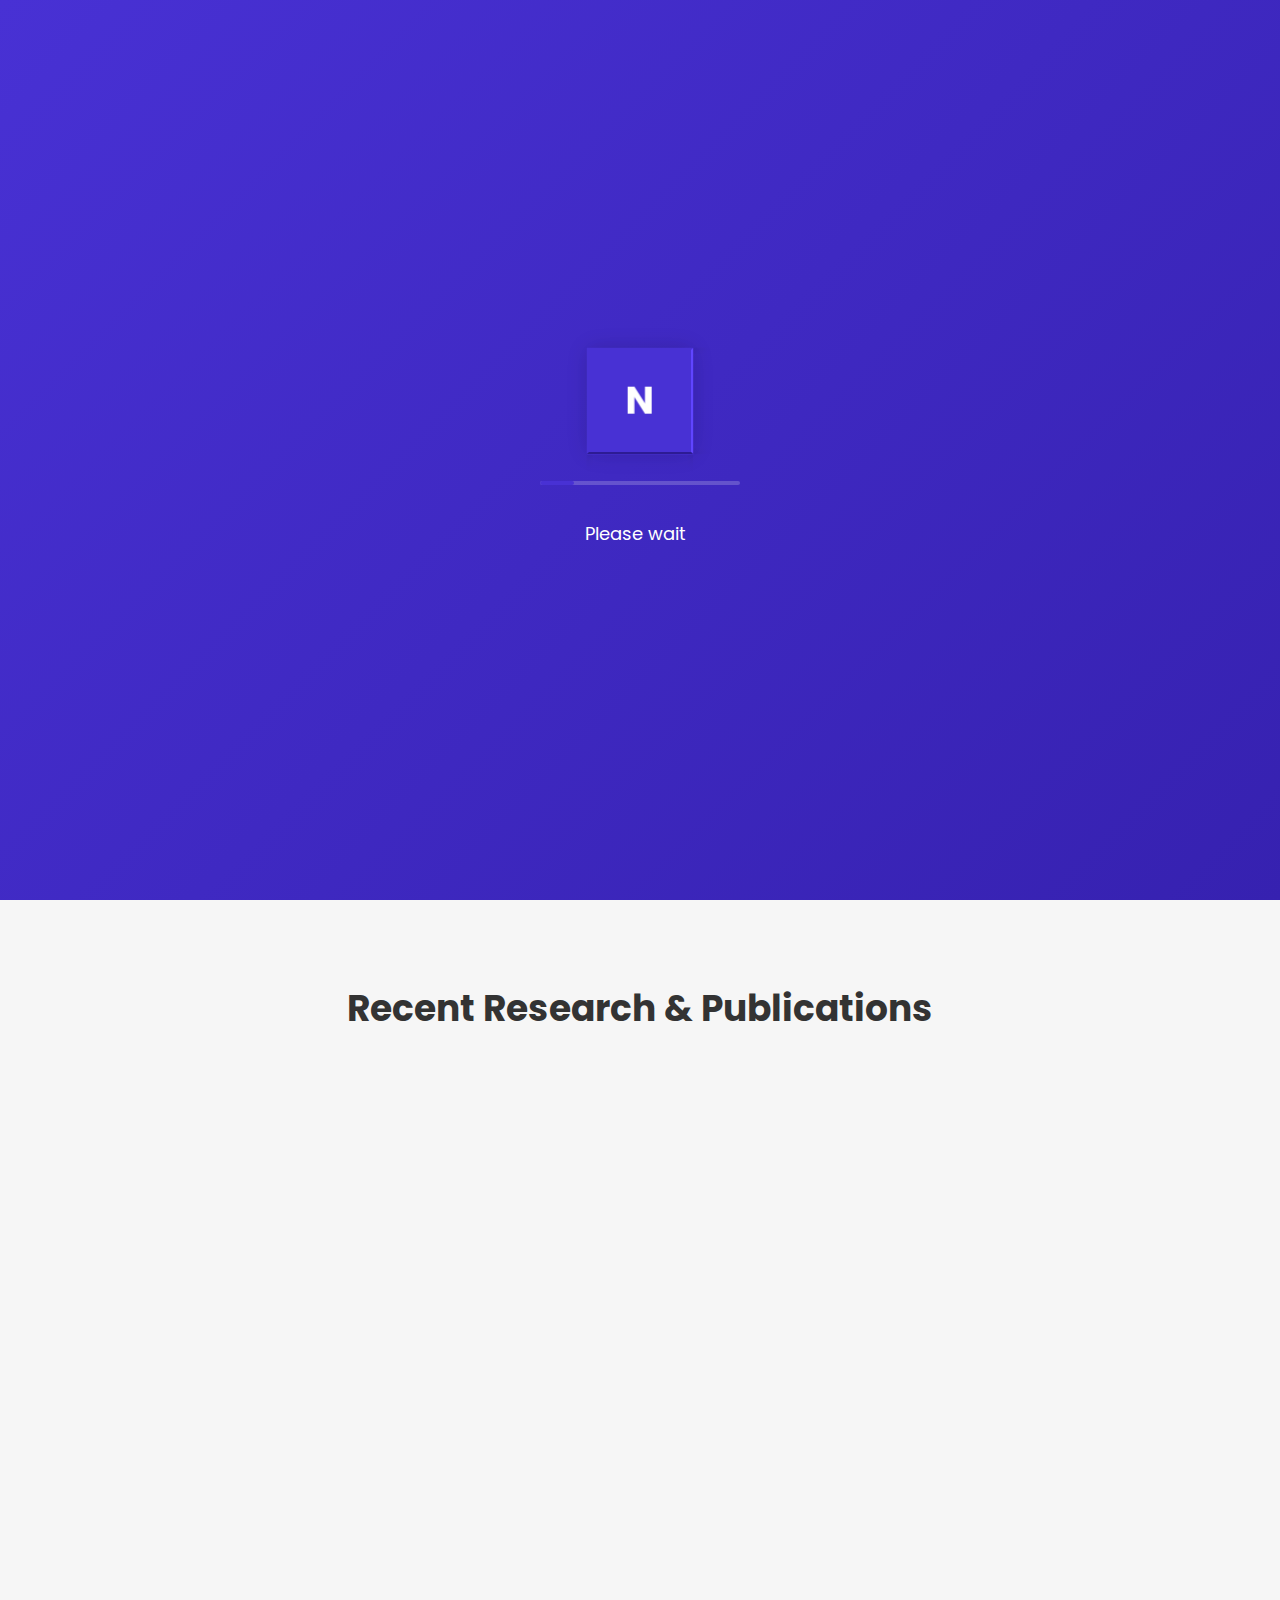
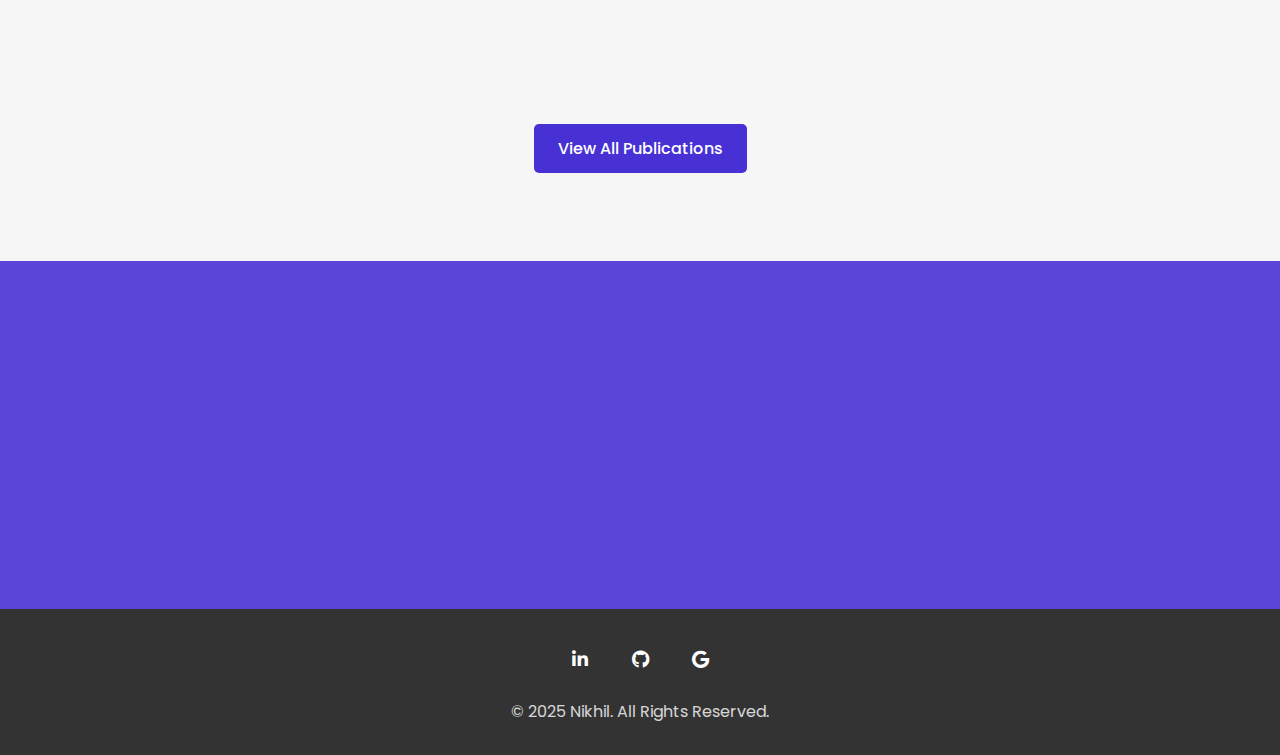
<file: index.html>
<!DOCTYPE html>
<html lang="en">
<head>
    <meta charset="UTF-8">
    <meta name="viewport" content="width=device-width, initial-scale=1.0">
    <title>Nikhil - Portfolio</title>
    <!-- Main styles -->
    <link rel="stylesheet" href="css/style.css">
    <!-- Transition styles -->
    <link rel="stylesheet" href="css/transitions.css">
    <!-- Fonts and icons -->
    <link href="https://cdnjs.cloudflare.com/ajax/libs/font-awesome/6.0.0-beta3/css/all.min.css" rel="stylesheet">
    <link href="https://fonts.googleapis.com/css2?family=Poppins:wght@300;400;500;600;700&display=swap" rel="stylesheet">
</head>
<body>
    <!-- Preloader -->
    <div class="preloader">
        <div class="preloader-content">
            <div class="cube-container">
                <div class="cube">
                    <div class="cube-face cube-face-front"><span>N</span></div>
                    <div class="cube-face cube-face-back"><span>N</span></div>
                    <div class="cube-face cube-face-right"><span>N</span></div>
                    <div class="cube-face cube-face-left"><span>N</span></div>
                    <div class="cube-face cube-face-top"><span>N</span></div>
                    <div class="cube-face cube-face-bottom"><span>N</span></div>
                </div>
            </div>
            <div class="progress-container">
                <div class="progress-bar"></div>
            </div>
            <div class="preloader-text">Please wait<span class="dot-animation"><span>.</span><span>.</span><span>.</span></span></div>
        </div>
    </div>

    <!-- Header -->
    <header>
        <div class="container">
            <nav>
                <div class="logo">Nikhil</div>
                <div class="nav-right">
                    <ul class="nav-links">
                        <li><a href="index.html" class="active">Home</a></li>
                        <li><a href="about.html">About</a></li>
                        <li><a href="services.html">Services</a></li>
                        <li><a href="portfolio.html">Portfolio</a></li>
                        <li><a href="contact.html">Contact</a></li>
                    </ul>
                    <div class="theme-toggle">
                        <i class="fas fa-sun"></i>
                        <label class="switch">
                            <input type="checkbox" id="themeToggle">
                            <span class="slider round"></span>
                        </label>
                        <i class="fas fa-moon"></i>
                    </div>
                </div>
            </nav>
        </div>
    </header>

    <!-- Main Content - This is the container that will be replaced during navigation -->
    <main>
        <!-- Hero Section -->
        <section class="hero parallax-bg" id="home">
            <div class="container">
                <div class="hero-content">
                    <div class="hero-text fade-in">
                        <h1>Hello, I'm <span class="name-highlight">Nikhil</span></h1>
                        <p class="typist-wrapper">I'm a <span id="typingText"></span></p>
                        <a href="contact.html" class="btn btn-animated">Get In Touch</a>
                    </div>
                    <div class="hero-image slide-in-right">
                        <img src="images/image12.png" alt="Nikhil">
                    </div>
                </div>
            </div>
        </section>

        <!-- Featured Projects Preview -->
        <section class="publications parallax-bg">
            <div class="container">
                <div class="section-title">
                    <h2 class="highlight-text">Recent Research & Publications</h2>
                </div>
                
                <div class="publications-list stagger-animation">
                    <!-- Publication Item 1 -->
                    <div class="publication-item card-3d-effect">
                        <div class="publication-year">
                            <span>2025</span>
                        </div>
                        <div class="publication-content">
                            <h3 class="publication-title">SSDL: Sensor-to-Skeleton Diffusion Model with Lipschitz Regularization for Human Activity Recognition</h3>
                            <p class="publication-authors">N Sharma, C Sun, Z Zhao, AHH Ngu, H Latapie, Y Yan</p>
                            <p class="publication-venue">MMM 2025</p>
                            <div class="publication-tags">
                                <span class="tag">Diffusion Models</span>
                                <span class="tag">Skeleton Generation</span>
                                <span class="tag">Activity Recognition</span>
                            </div>
                        </div>
                    </div>
                    
                    <!-- Publication Item 2 -->
                    <div class="publication-item card-3d-effect">
                        <div class="publication-year">
                            <span>2024</span>
                        </div>
                        <div class="publication-content">
                            <h3 class="publication-title">3D segmentation of whole lung and metastatic lung nodules using adaptive region-growing and shape-based morphology</h3>
                            <p class="publication-authors">EB Kayal, S Ganguly, A Sasi, et al., including N Sharma</p>
                            <p class="publication-venue">Journal of Computer Assisted Tomography</p>
                            <div class="publication-tags">
                                <span class="tag">Medical Imaging</span>
                                <span class="tag">3D Segmentation</span>
                                <span class="tag">Lung Nodules</span>
                            </div>
                        </div>
                    </div>
                    
                    <!-- Publication Item 3 -->
                    <div class="publication-item card-3d-effect">
                        <div class="publication-year">
                            <span>2022</span>
                        </div>
                        <div class="publication-content">
                            <h3 class="publication-title">T1 mapping as a surrogate marker of chemotherapy response evaluation in patients with osteosarcoma</h3>
                            <p class="publication-authors">EB Kayal, N Sharma, R Sharma, S Bakhshi, D Kandasamy, A Mehndiratta</p>
                            <p class="publication-venue">European Journal of Radiology</p>
                            <div class="publication-tags">
                                <span class="tag">T1 Mapping</span>
                                <span class="tag">Chemotherapy</span>
                                <span class="tag">Osteosarcoma</span>
                            </div>
                        </div>
                    </div>
                </div>
                
                <div class="publications-cta">
                    <a href="research.html" class="btn btn-animated">View All Publications</a>
                </div>
            </div>
        </section>

        <!-- Quick About Preview
        <section class="about-preview parallax-bg">
            <div class="container">
                <div class="about-preview-content">
                    <div class="about-preview-text fade-in">
                        <h2 class="highlight-text">About Me</h2>
                        <p>I'm a Student, Scholar.</p>
                        <a href="about.html" class="btn btn-animated">Learn More</a>
                    </div>
                    <div class="about-preview-image slide-in-left">
                        <img src="https://via.placeholder.com/400x400" alt="About Me">
                    </div>
                </div>
            </div>
        </section> -->

        <!-- Call to Action Section -->
        <section class="cta parallax-bg">
            <div class="container">
                <div class="cta-content scale-in">
                    <h2>Ready to start your project?</h2>
                    <p>Let's work together to bring your ideas to life.</p>
                    <a href="contact.html" class="btn btn-animated">Get in Touch</a>
                </div>
            </div>
        </section>
    </main>

    <!-- Footer -->
    <footer>
        <div class="container">
          <div class="social-links">
            <a href="https://www.linkedin.com/" target="_blank"><i class="fab fa-linkedin-in"></i></a>
            <a href="https://github.com/nikhiliit" target="_blank"><i class="fab fa-github"></i></a>
            <a href="https://scholar.google.com/citations?user=Von4NncAAAAJ&hl=en" target="_blank"><i class="fab fa-google"></i></a>
          </div>
          <p class="footer-text">&copy; 2025 Nikhil. All Rights Reserved.</p>
        </div>
      </footer>

    <!-- Common Scripts -->
    <script src="js/loader.js"></script>
    <script src="js/navigation.js"></script>
    <script src="js/theme-switcher.js"></script>
    <script src="js/mouse-effects.js"></script>
    <script src="js/scroll-animations.js"></script>
    <script src="js/section-dividers.js"></script>
    <script src="js/text-effects.js"></script>
    <script src="js/preloader.js"></script>
    <script src="js/interactive-cards.js"></script>
    <script src="js/parallax.js"></script>

    <!-- Page Specific Scripts -->
    <script src="js/hero-animations.js"></script>
    <script src="js/typing-animation.js"></script>
</body>
</html>
</file>
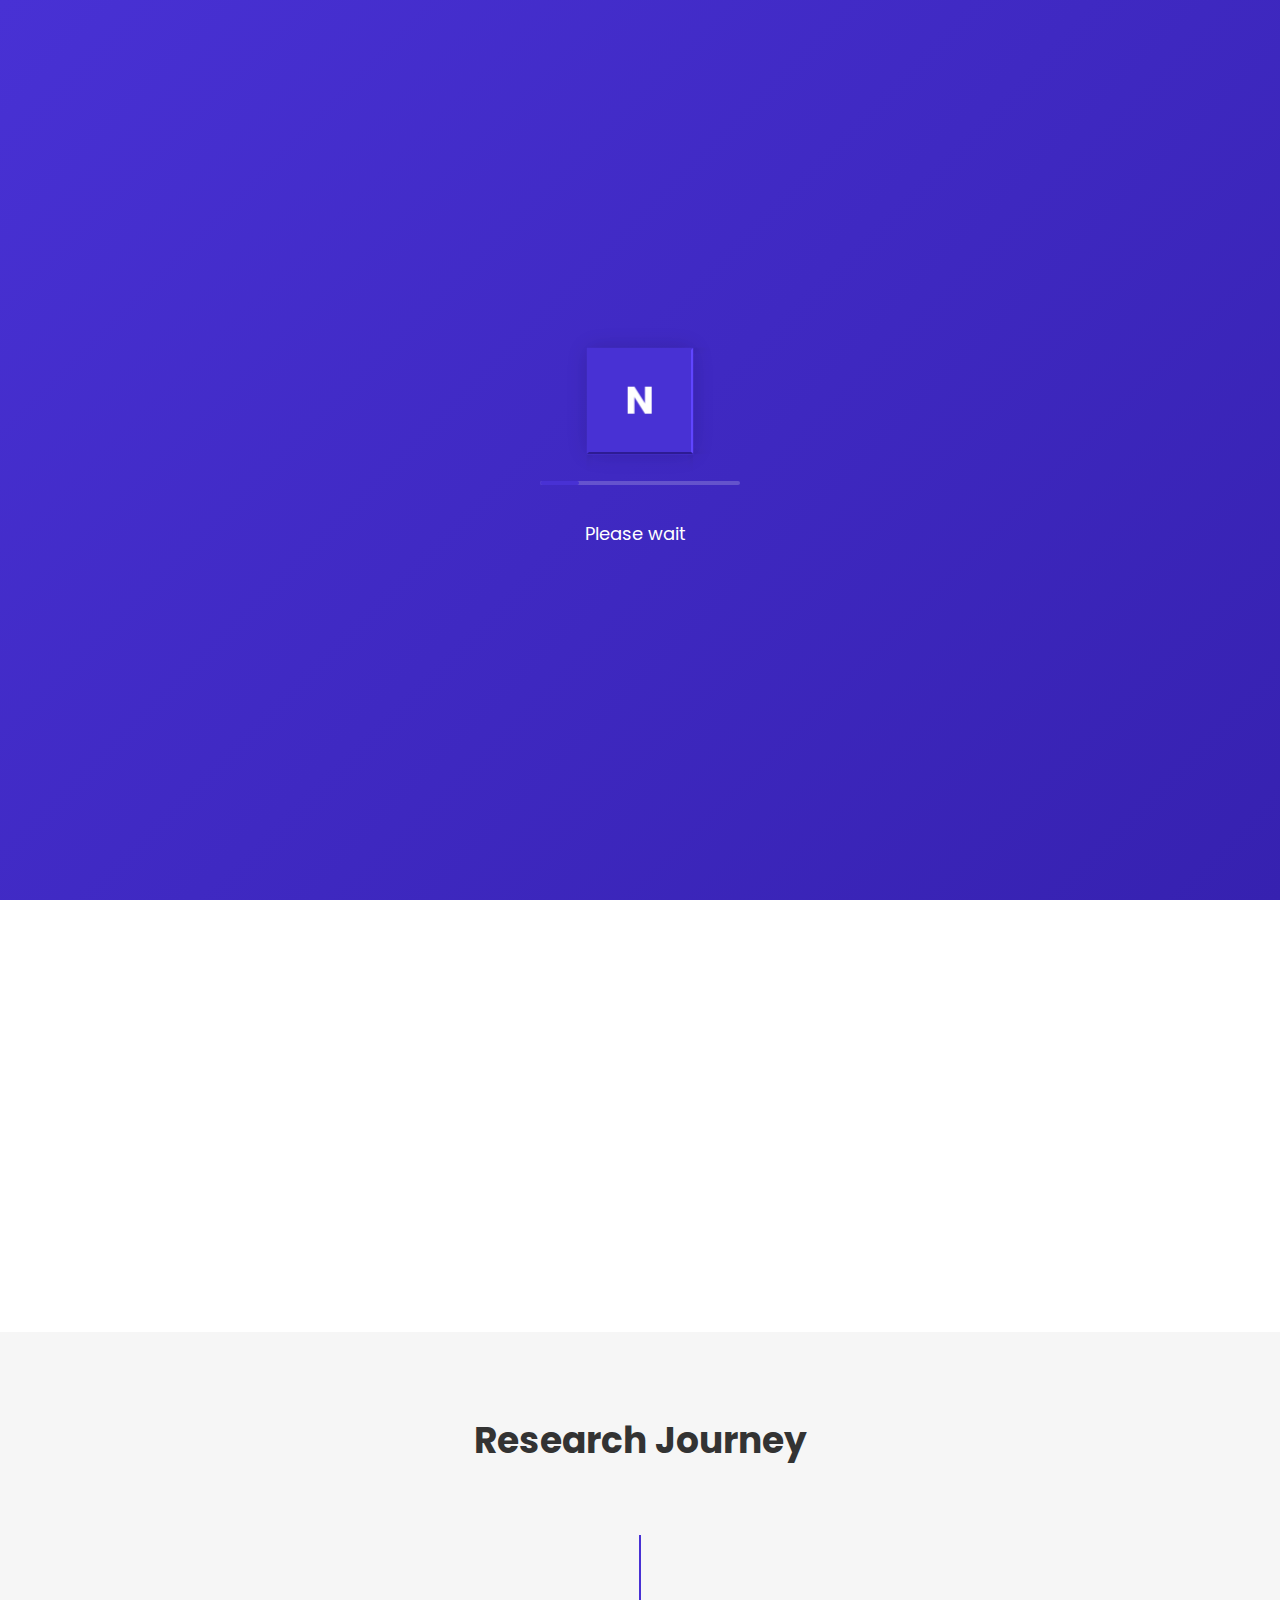
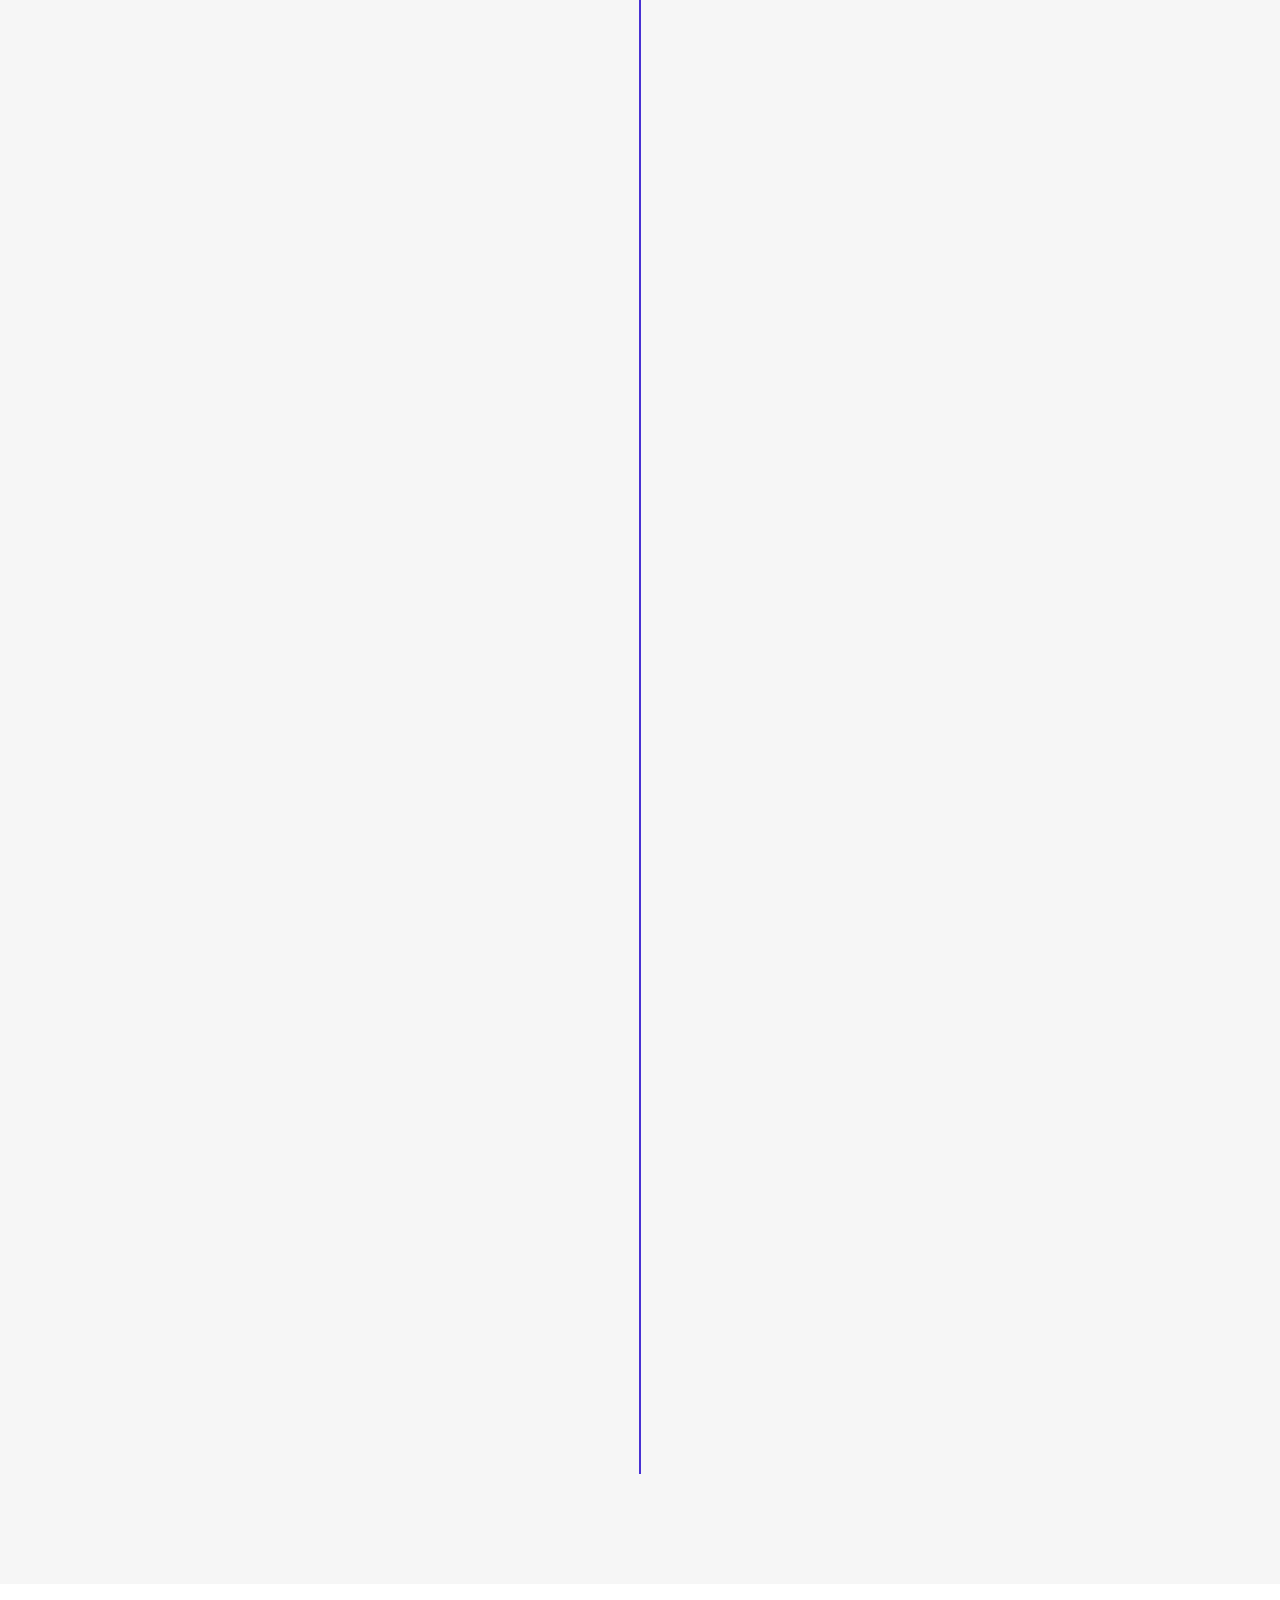
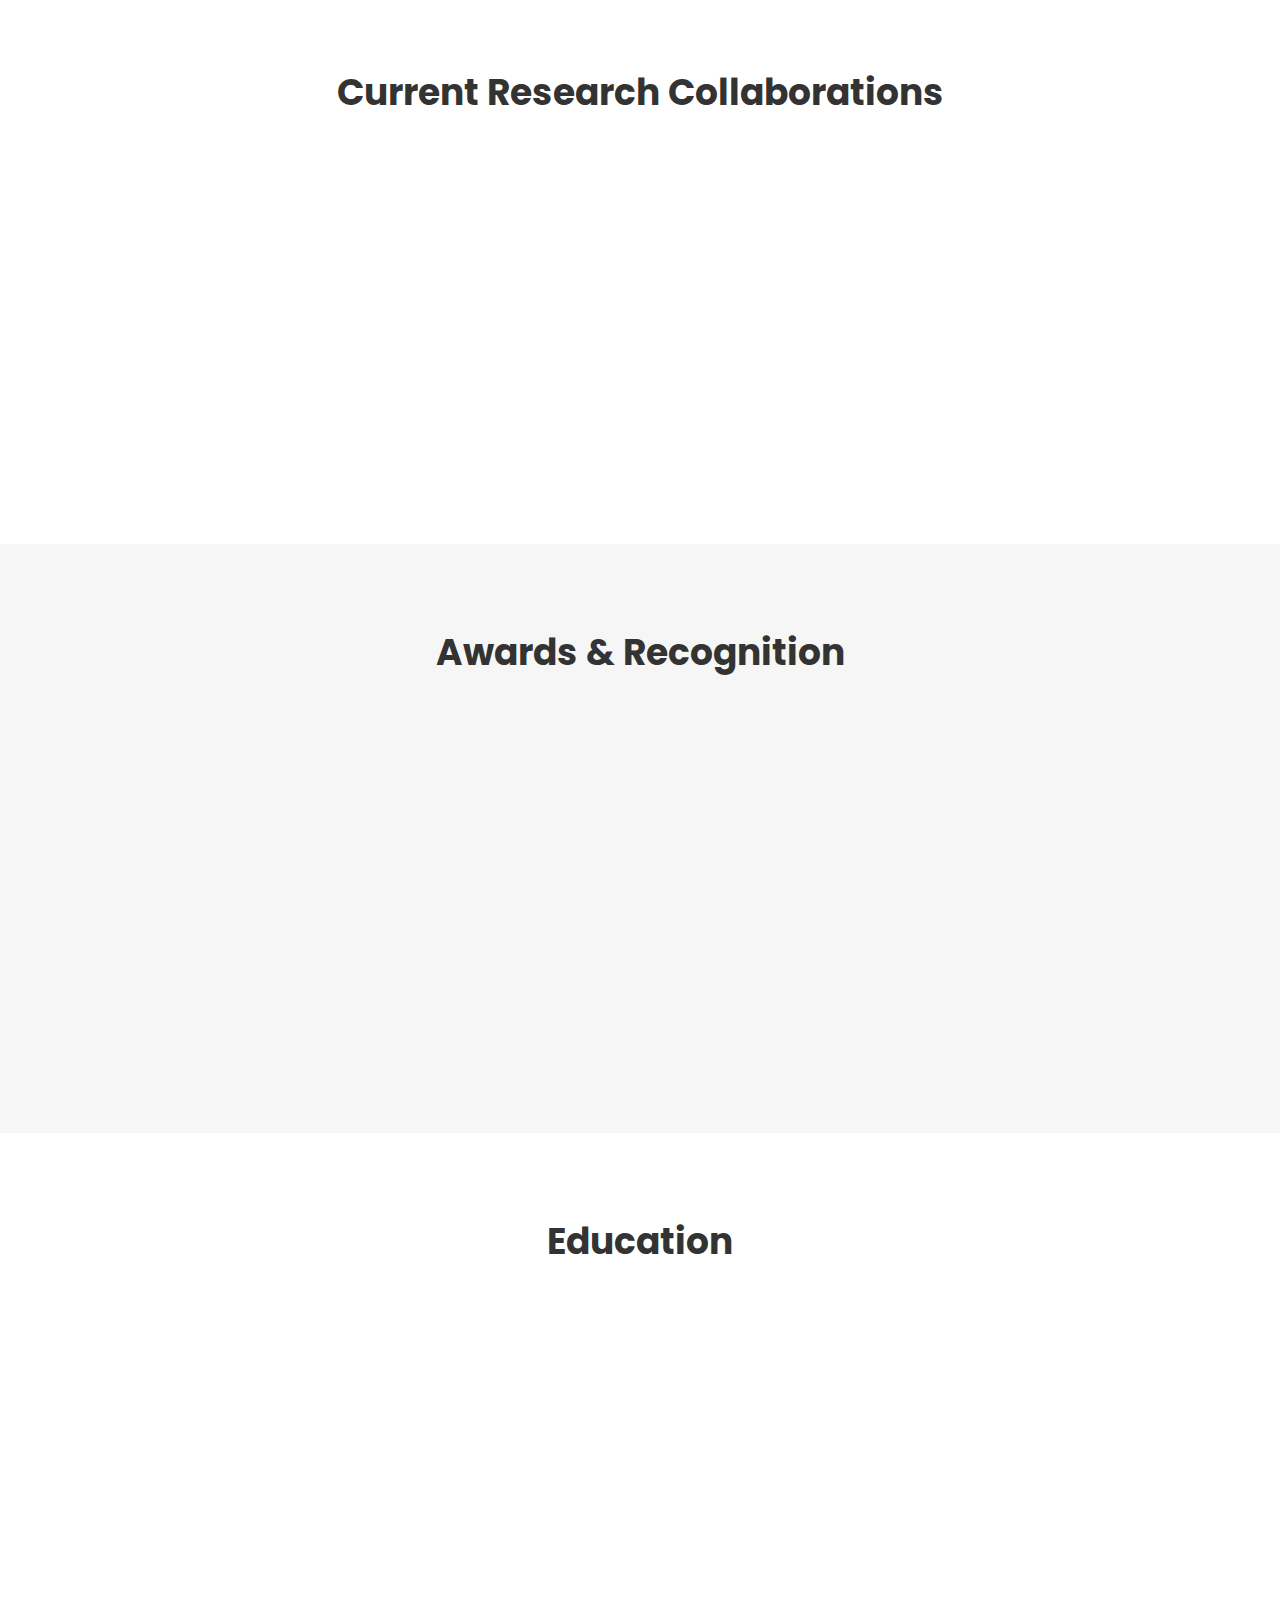
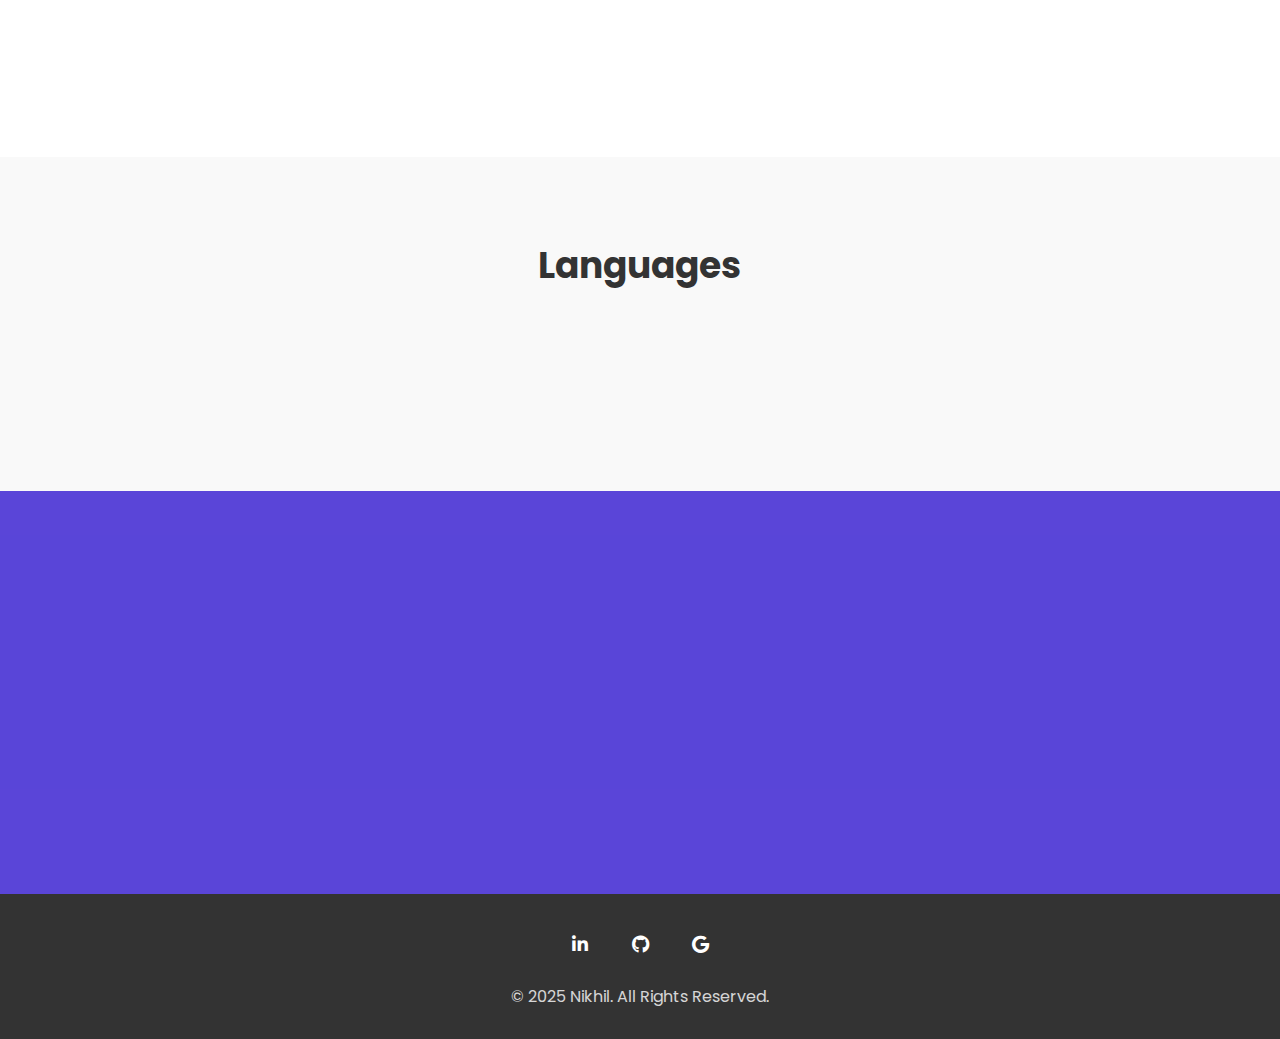
<file: about.html>
<!DOCTYPE html>
<html lang="en">
<head>
  <meta charset="UTF-8" />
  <meta name="viewport" content="width=device-width, initial-scale=1.0" />
  <title>About Me - Nikhil Sharma's Portfolio</title>
  <!-- Main styles -->
  <link rel="stylesheet" href="css/style.css" />
  <!-- Transition styles -->
  <link rel="stylesheet" href="css/transitions.css" />
  <!-- Fonts and icons -->
  <link
    href="https://cdnjs.cloudflare.com/ajax/libs/font-awesome/6.0.0-beta3/css/all.min.css"
    rel="stylesheet"
  />
  <link
    href="https://fonts.googleapis.com/css2?family=Poppins:wght@300;400;500;600;700&display=swap"
    rel="stylesheet"
  />
</head>
<body>
  <!-- Preloader -->
  <div class="preloader">
    <div class="preloader-content">
      <div class="cube-container">
        <div class="cube">
          <div class="cube-face cube-face-front"><span>N</span></div>
          <div class="cube-face cube-face-back"><span>N</span></div>
          <div class="cube-face cube-face-right"><span>N</span></div>
          <div class="cube-face cube-face-left"><span>N</span></div>
          <div class="cube-face cube-face-top"><span>N</span></div>
          <div class="cube-face cube-face-bottom"><span>N</span></div>
        </div>
      </div>
      <div class="progress-container">
        <div class="progress-bar"></div>
      </div>
      <div class="preloader-text">
        Please wait<span class="dot-animation"><span>.</span><span>.</span><span>.</span></span>
      </div>
    </div>
  </div>

  <!-- Header -->
  <header>
    <div class="container">
      <nav>
        <div class="logo">Nikhil</div>
        <div class="nav-right">
          <ul class="nav-links">
            <li><a href="index.html">Home</a></li>
            <li><a href="about.html" class="active">About</a></li>
            <li><a href="services.html">Services</a></li>
            <li><a href="portfolio.html">Portfolio</a></li>
            <li><a href="research.html">Research</a></li>
            <li><a href="contact.html">Contact</a></li>
          </ul>
          <div class="theme-toggle">
            <i class="fas fa-sun"></i>
            <label class="switch">
              <input type="checkbox" id="themeToggle" />
              <span class="slider round"></span>
            </label>
            <i class="fas fa-moon"></i>
          </div>
        </div>
      </nav>
    </div>
  </header>

  <!-- Main Content -->
  <main>
    <!-- About Hero Section -->
    <section class="page-hero parallax-bg">
      <div class="container">
        <div class="page-hero-content fade-in">
          <h1>About <span class="name-highlight">Me</span></h1>
          <p>AI Researcher & Computer Vision Specialist</p>
        </div>
      </div>
    </section>

    <!-- Main About Section -->
    <section class="about" id="about">
      <div class="container">
        <div class="about-content">
          <div class="about-image slide-in-left">
            <img src="images/portfolio.jpg" alt="Nikhil Sharma" />
            <div class="about-badges">
              <div class="about-badge">
                <i class="fas fa-award"></i>
                <span>Cisco Lab Scholar</span>
              </div>
              <div class="about-badge">
                <i class="fas fa-microscope"></i>
                <span>15+ Publications</span>
              </div>
            </div>
          </div>
          <div class="about-text slide-in-right">
            <h3 class="highlight-text">
              AI Researcher & Computer Vision Specialist
            </h3>
            <p>
              I'm a research scientist specializing in artificial intelligence,
              currently pursuing my Master's in Computer Science at the Illinois
              Institute of Technology, Chicago, where I serve as a Research
              Assistant under Prof. Yan Yan.
            </p>
            <p>
              My research focuses on multimodal learning, foundation models,
              computer vision, and their applications in various domains. I've
              published over 15 research papers in prestigious journals and
              conferences, collaborating with leading institutions like Stanford
              University, University of Michigan, and Cisco Research.
            </p>
            <div class="skills">
              <h4>Research Areas</h4>
              <div class="skill-item">
                <div class="skill-name">
                  <span>Computer Vision & Deep Learning</span>
                  <span>95%</span>
                </div>
                <div class="skill-bar">
                  <div class="skill-progress" style="--skill-percent: 95%"></div>
                </div>
              </div>
              <div class="skill-item">
                <div class="skill-name">
                  <span>Multimodal Learning & Foundation Models</span>
                  <span>90%</span>
                </div>
                <div class="skill-bar">
                  <div class="skill-progress" style="--skill-percent: 90%"></div>
                </div>
              </div>
              <div class="skill-item">
                <div class="skill-name">
                  <span>Bioinformatics & Medical AI</span>
                  <span>85%</span>
                </div>
                <div class="skill-bar">
                  <div class="skill-progress" style="--skill-percent: 85%"></div>
                </div>
              </div>
              <div class="skill-item">
                <div class="skill-name">
                  <span>End-to-End AI Development</span>
                  <span>88%</span>
                </div>
                <div class="skill-bar">
                  <div class="skill-progress" style="--skill-percent: 88%"></div>
                </div>
              </div>
            </div>
            <div class="tech-stack">
              <h4>Technical Expertise</h4>
              <div class="tech-tags">
                <span class="tech-tag">PyTorch</span>
                <span class="tech-tag">Python</span>
                <span class="tech-tag">C++</span>
                <span class="tech-tag">Linux</span>
                <span class="tech-tag">Git</span>
                <span class="tech-tag">LaTeX</span>
                <span class="tech-tag">MATLAB</span>
                <span class="tech-tag">Deep Learning</span>
                <span class="tech-tag">Computer Vision</span>
                <span class="tech-tag">Research</span>
              </div>
            </div>
          </div>
        </div>
      </div>
    </section>

    <!-- Research Timeline Section -->
    <section class="research-timeline parallax-bg">
      <div class="container">
        <div class="section-title">
          <h2 class="highlight-text">Research Journey</h2>
        </div>
        <div class="timeline stagger-animation">
            <!-- New Timeline Milestone -->
          <div class="timeline-item">
            <div class="timeline-badge">
              <i class="fas fa-graduation-cap"></i>
            </div>
            <div class="timeline-content card-3d-effect">
              <h3>PhD Student at CVM Lab</h3>
              <h4>Upcoming Milestone</h4>
              <p class="timeline-date">Fall 2025 - Future </p>
              <p>
                Embarking on doctoral studies focusing on advanced computer vision and machine
                learning research at the CVM Lab under my supervisor Dr. Yan Yan.
              </p>
            </div>
          </div>
          <div class="timeline-item">
            <div class="timeline-badge">
              <i class="fas fa-flask"></i>
            </div>
            <div class="timeline-content card-3d-effect">
              <h3>AI Research at IIT Chicago</h3>
              <h4>Research Assistant under Prof. Yan Yan</h4>
              <p class="timeline-date">Aug 2023 - Present</p>
              <p>
                Conducting advanced research in multimodal learning, computer vision,
                and AI as a master's student and research assistant at Illinois
                Institute of Technology.
              </p>
            </div>
          </div>
          <div class="timeline-item">
            <div class="timeline-badge">
              <i class="fas fa-building"></i>
            </div>
            <div class="timeline-content card-3d-effect">
              <h3>AI Development at Matdun Labs</h3>
              <h4>Computer Vision Research Engineer</h4>
              <p class="timeline-date">Nov 2021 - April 2023</p>
              <p>
                Led development of human pose detection systems and implemented
                autonomous face detection technologies for the "Chabee" product,
                applying computer vision expertise in a commercial environment.
              </p>
            </div>
          </div>
          <div class="timeline-item">
            <div class="timeline-badge">
              <i class="fas fa-virus"></i>
            </div>
            <div class="timeline-content card-3d-effect">
              <h3>COVID-19 Genomic Research</h3>
              <h4>Collaboration with NITTR-Kolkata</h4>
              <p class="timeline-date">June 2020 - April 2021</p>
              <p>
                Analyzed 10,000+ genomic sequences of COVID-19 to identify genetic
                variability and potential molecular targets. Published 10+ journals,
                including Briefings in Bioinformatics and Methods.
              </p>
            </div>
          </div>
          <div class="timeline-item">
            <div class="timeline-badge">
              <i class="fas fa-dna"></i>
            </div>
            <div class="timeline-content card-3d-effect">
              <h3>Medical Imaging Research</h3>
              <h4>Collaboration with IIT-Delhi</h4>
              <p class="timeline-date">June 2019 - April 2021</p>
              <p>
                Researched T1 mapping as a surrogate marker of chemotherapy response
                evaluation in patients with osteosarcoma. Published in the European Journal
                of Radiology and awarded the ISMRM Best Paper Award in 2020.
              </p>
            </div>
          </div>
          
        </div>
      </div>
    </section>

    <!-- Current Collaborations Section -->
    <section class="collaborations">
      <div class="container">
        <div class="section-title">
          <h2 class="highlight-text">Current Research Collaborations</h2>
        </div>
        <div class="collaboration-grid stagger-animation">
          <div class="collaboration-card card-3d-effect">
            <div class="collaboration-header">
              <div class="collaboration-icon">
                <i class="fas fa-university"></i>
              </div>
              <div class="collaboration-title">
                <h3>Stanford University</h3>
                <span class="collaboration-status">Ongoing</span>
              </div>
            </div>
            <div class="collaboration-details">
              <p class="collaboration-with">
                <i class="fas fa-user-tie"></i> Dr. Mehrdad Shamloo
              </p>
              <p class="collaboration-topic">
                Collaboration on mouse behavior analysis via multi-modality approaches using computer
                vision and machine learning techniques.
              </p>
            </div>
          </div>
          <div class="collaboration-card card-3d-effect">
            <div class="collaboration-header">
              <div class="collaboration-icon">
                <i class="fas fa-university"></i>
              </div>
              <div class="collaboration-title">
                <h3>University of Michigan</h3>
                <span class="collaboration-status">Ongoing</span>
              </div>
            </div>
            <div class="collaboration-details">
              <p class="collaboration-with">
                <i class="fas fa-user-tie"></i> Dr. Bo Duan
              </p>
              <p class="collaboration-topic">
                Behavioral analysis and related studies using advanced AI methods for research data
                interpretation.
              </p>
            </div>
          </div>
        </div>
      </div>
    </section>

    <!-- Awards and Recognition Section -->
    <section class="awards parallax-bg">
      <div class="container">
        <div class="section-title">
          <h2 class="highlight-text">Awards & Recognition</h2>
        </div>
        <div class="awards-grid stagger-animation">
          <div class="award-card card-3d-effect">
            <div class="award-icon">
              <i class="fas fa-trophy"></i>
            </div>
            <div class="award-details">
              <h3>Cisco Lab Scholarship</h3>
              <p class="award-date">August 2024, January 2025</p>
              <p class="award-description">
                Awarded for research excellence in developing novel AI approaches for human activity
                recognition and skeleton frame generation.
              </p>
            </div>
          </div>
          <div class="award-card card-3d-effect">
            <div class="award-icon">
              <i class="fas fa-award"></i>
            </div>
            <div class="award-details">
              <h3>ISMRM Best Paper Award</h3>
              <p class="award-date">2020</p>
              <p class="award-description">
                Recognized for groundbreaking research on T1 mapping as a surrogate marker for
                chemotherapy response evaluation in patients with osteosarcoma.
              </p>
            </div>
          </div>
        </div>
      </div>
    </section>

    <!-- Education Section -->
    <section class="education">
      <div class="container">
        <div class="section-title">
          <h2 class="highlight-text">Education</h2>
        </div>
        <div class="education-grid stagger-animation">
          <div class="education-card card-3d-effect">
            <div class="education-logo">
              <i class="fas fa-university"></i>
            </div>
            <div class="education-details">
              <h3>Master of Science in Computer Science</h3>
              <h4>Illinois Institute of Technology, Chicago</h4>
              <p class="education-date">August 2023 - Present</p>
              <div class="education-highlights">
                <span class="education-highlight">Research Assistant</span>
                <span class="education-highlight">AI Research</span>
                <span class="education-highlight">Computer Vision</span>
              </div>
            </div>
          </div>
          <div class="education-card card-3d-effect">
            <div class="education-logo">
              <i class="fas fa-university"></i>
            </div>
            <div class="education-details">
              <h3>B.Tech in Electronics and Communication Engineering</h3>
              <h4>JIIT, India</h4>
              <p class="education-date">July 2017 - May 2021</p>
              <div class="education-highlights">
                <span class="education-highlight">Signal Processing</span>
                <span class="education-highlight">Computer Systems</span>
                <span class="education-highlight">Digital Design</span>
              </div>
            </div>
          </div>
        </div>
      </div>
    </section>

    <!-- Languages Section -->
    <section class="languages parallax-bg">
      <div class="container">
        <div class="section-title">
          <h2 class="highlight-text">Languages</h2>
        </div>
        <div class="languages-grid fade-in">
          <div class="language-item card-3d-effect">
            <div class="language-name">English</div>
            <div class="language-level">
              <span class="level-dot active"></span>
              <span class="level-dot active"></span>
              <span class="level-dot active"></span>
              <span class="level-dot active"></span>
              <span class="level-dot active"></span>
            </div>
          </div>
          <div class="language-item card-3d-effect">
            <div class="language-name">Hindi</div>
            <div class="language-level">
              <span class="level-dot active"></span>
              <span class="level-dot active"></span>
              <span class="level-dot active"></span>
              <span class="level-dot active"></span>
              <span class="level-dot active"></span>
            </div>
          </div>
        </div>
      </div>
    </section>

    <!-- Call to Action -->
    <section class="cta parallax-bg">
      <div class="container">
        <div class="cta-content scale-in">
          <h2>Want to know more?</h2>
          <p>
            Download my complete resume for more details about my research experience,
            publications, and technical skills.
          </p>
          <a href="contact.html" class="btn btn-animated">
            Contact Me
            <div class="resume-icon">
              <i class="fas fa-file-alt"></i>
            </div>
          </a>
        </div>
      </div>
    </section>
  </main>

  <!-- Footer -->
  <footer>
    <div class="container">
      <div class="social-links">
        <a href="https://www.linkedin.com/" target="_blank"><i class="fab fa-linkedin-in"></i></a>
        <a href="https://github.com/nikhiliit" target="_blank"><i class="fab fa-github"></i></a>
        <a href="https://scholar.google.com/citations?user=Von4NncAAAAJ&hl=en" target="_blank"><i class="fab fa-google"></i></a>
      </div>
      <p class="footer-text">&copy; 2025 Nikhil. All Rights Reserved.</p>
    </div>
  </footer>

  <!-- Common Scripts -->
  <script src="js/loader.js"></script>
  <script src="js/navigation.js"></script>
  <script src="js/theme-switcher.js"></script>
  <script src="js/mouse-effects.js"></script>
  <script src="js/scroll-animations.js"></script>
  <script src="js/section-dividers.js"></script>
  <script src="js/text-effects.js"></script>
  <script src="js/preloader.js"></script>
  <script src="js/interactive-cards.js"></script>
  <script src="js/parallax.js"></script>

  <!-- Page Specific Scripts -->
  <script src="js/skills-animation.js"></script>
  <script src="js/timeline-animation.js"></script>

  <!-- Additional Styles for About Page -->
  <style>
    /* Collaboration Section Styles */
    .collaborations {
      background: var(--card-bg);
      padding: 80px 0;
    }
    .collaboration-grid {
      display: grid;
      grid-template-columns: repeat(auto-fill, minmax(320px, 1fr));
      gap: 30px;
    }
    .collaboration-card {
      background: var(--bg-color);
      border-radius: 10px;
      overflow: hidden;
      padding: 25px;
      box-shadow: 0 5px 15px var(--shadow-color);
    }
    .collaboration-header {
      display: flex;
      align-items: center;
      margin-bottom: 20px;
    }
    .collaboration-icon {
      width: 60px;
      height: 60px;
      display: flex;
      align-items: center;
      justify-content: center;
      background: rgba(72, 49, 212, 0.1);
      color: var(--primary-color);
      font-size: 24px;
      border-radius: 50%;
      margin-right: 15px;
      transition: all 0.3s ease;
    }
    .collaboration-card:hover .collaboration-icon {
      background: var(--primary-color);
      color: white;
      transform: rotate(360deg);
    }
    .collaboration-title {
      flex: 1;
    }
    .collaboration-title h3 {
      margin: 0 0 5px;
      color: var(--text-color);
    }
    .collaboration-status {
      display: inline-block;
      background: rgba(40, 167, 69, 0.2);
      color: #28a745;
      padding: 2px 10px;
      border-radius: 20px;
      font-size: 12px;
      font-weight: 500;
    }
    .collaboration-with {
      display: flex;
      align-items: center;
      gap: 8px;
      color: var(--primary-color);
      font-weight: 500;
      margin-bottom: 10px;
    }
    .collaboration-topic {
      color: var(--muted-color);
      font-size: 15px;
      line-height: 1.6;
    }
    /* Awards Section Styles */
    .awards {
      background: rgba(240, 240, 240, 0.3);
      padding: 80px 0;
    }
    [data-theme="dark"] .awards {
      background: rgba(30, 30, 30, 0.3);
    }
    .awards-grid {
      display: grid;
      grid-template-columns: repeat(auto-fill, minmax(320px, 1fr));
      gap: 30px;
    }
    .award-card {
      background: var(--card-bg);
      border-radius: 10px;
      padding: 30px;
      box-shadow: 0 5px 15px var(--shadow-color);
      display: flex;
      align-items: flex-start;
      gap: 20px;
    }
    .award-icon {
      width: 60px;
      height: 60px;
      background: rgba(72, 49, 212, 0.1);
      color: var(--primary-color);
      font-size: 24px;
      border-radius: 50%;
      display: flex;
      align-items: center;
      justify-content: center;
      flex-shrink: 0;
      transition: all 0.3s ease;
    }
    .award-card:hover .award-icon {
      background: var(--primary-color);
      color: white;
      transform: rotate(15deg) scale(1.1);
    }
    .award-details {
      flex: 1;
    }
    .award-details h3 {
      margin: 0 0 10px;
      color: var(--text-color);
    }
    .award-date {
      color: var(--primary-color);
      font-weight: 500;
      font-size: 14px;
      margin-bottom: 10px;
      display: block;
    }
    .award-description {
      color: var(--muted-color);
      font-size: 15px;
      line-height: 1.6;
      margin: 0;
    }
    /* Education Section Styles */
    .education {
      background: var(--card-bg);
      padding: 80px 0;
    }
    .education-grid {
      display: grid;
      grid-template-columns: repeat(auto-fill, minmax(320px, 1fr));
      gap: 30px;
    }
    .education-card {
      background: var(--bg-color);
      border-radius: 10px;
      padding: 30px;
      box-shadow: 0 5px 15px var(--shadow-color);
      display: flex;
      align-items: flex-start;
      gap: 20px;
    }
    .education-logo {
      width: 60px;
      height: 60px;
      background: rgba(72, 49, 212, 0.1);
      color: var(--primary-color);
      font-size: 24px;
      border-radius: 50%;
      display: flex;
      align-items: center;
      justify-content: center;
      flex-shrink: 0;
      transition: all 0.3s ease;
    }
    .education-card:hover .education-logo {
      background: var(--primary-color);
      color: white;
      transform: rotate(15deg) scale(1.1);
    }
    .education-details {
      flex: 1;
    }
    .education-details h3 {
      margin: 0 0 10px;
      color: var(--text-color);
      font-size: 18px;
    }
    .education-details h4 {
      margin: 0 0 10px;
      color: var(--primary-color);
      font-size: 16px;
      font-weight: 500;
    }
    .education-date {
      color: var(--muted-color);
      font-weight: 500;
      font-size: 14px;
      margin-bottom: 15px;
      display: block;
    }
    .education-highlights {
      display: flex;
      flex-wrap: wrap;
      gap: 10px;
    }
    .education-highlight {
      background: rgba(72, 49, 212, 0.1);
      color: var(--primary-color);
      padding: 5px 12px;
      border-radius: 20px;
      font-size: 13px;
      transition: all 0.3s ease;
    }
    .education-highlight:hover {
      background: var(--primary-color);
      color: white;
      transform: translateY(-3px);
    }
  </style>
</body>
</html>
</file>
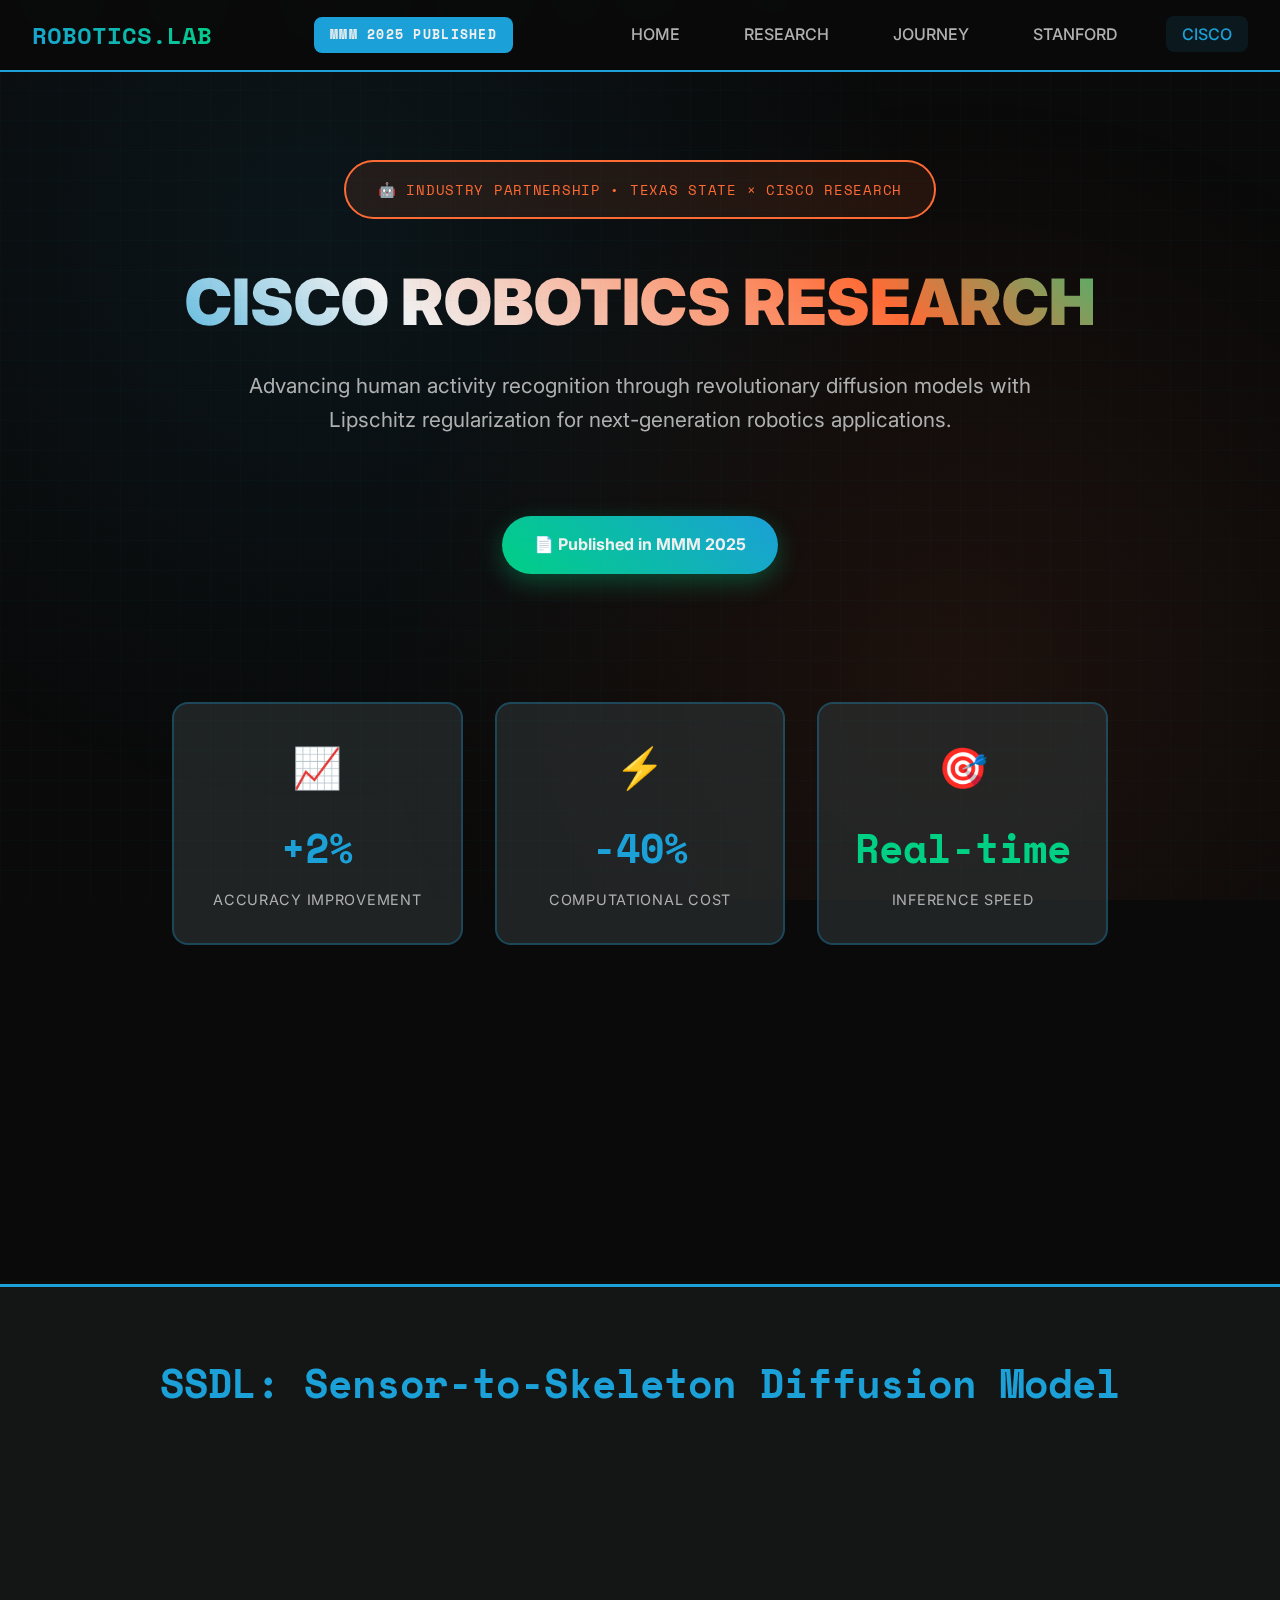
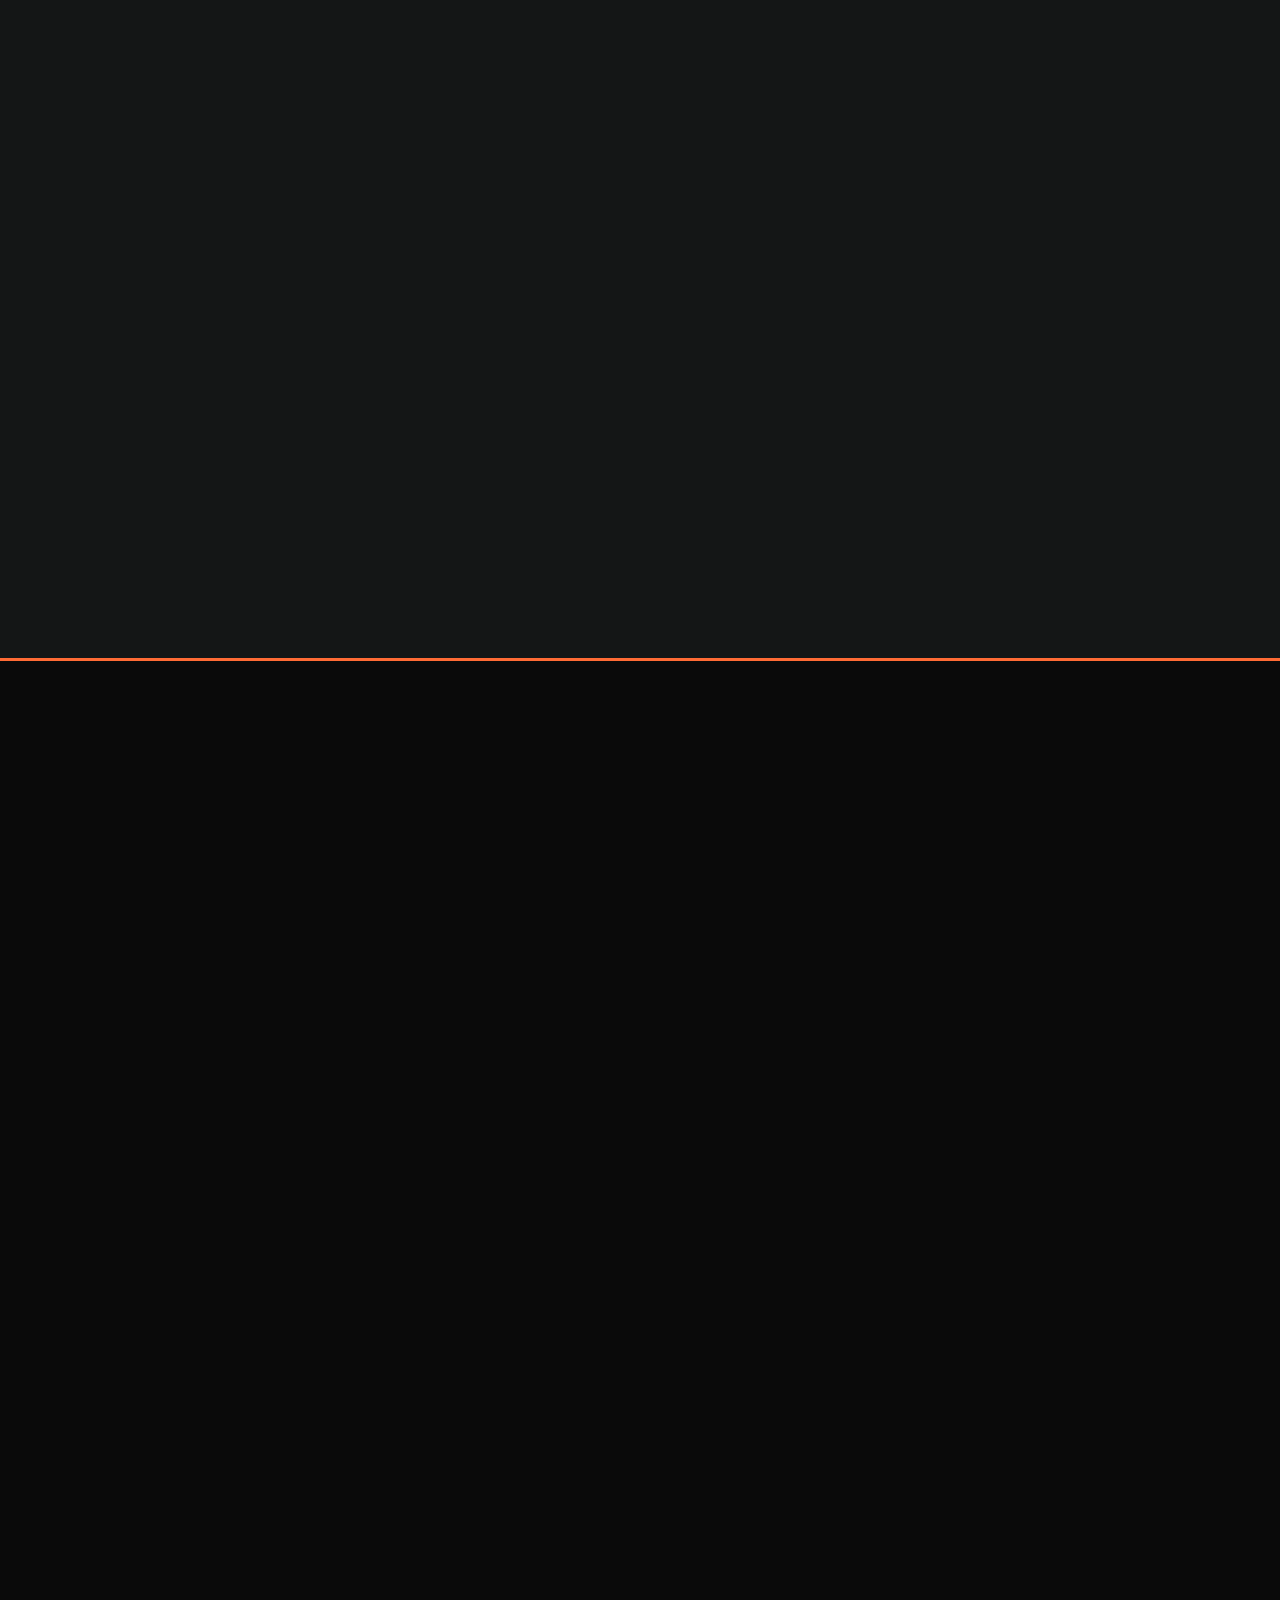
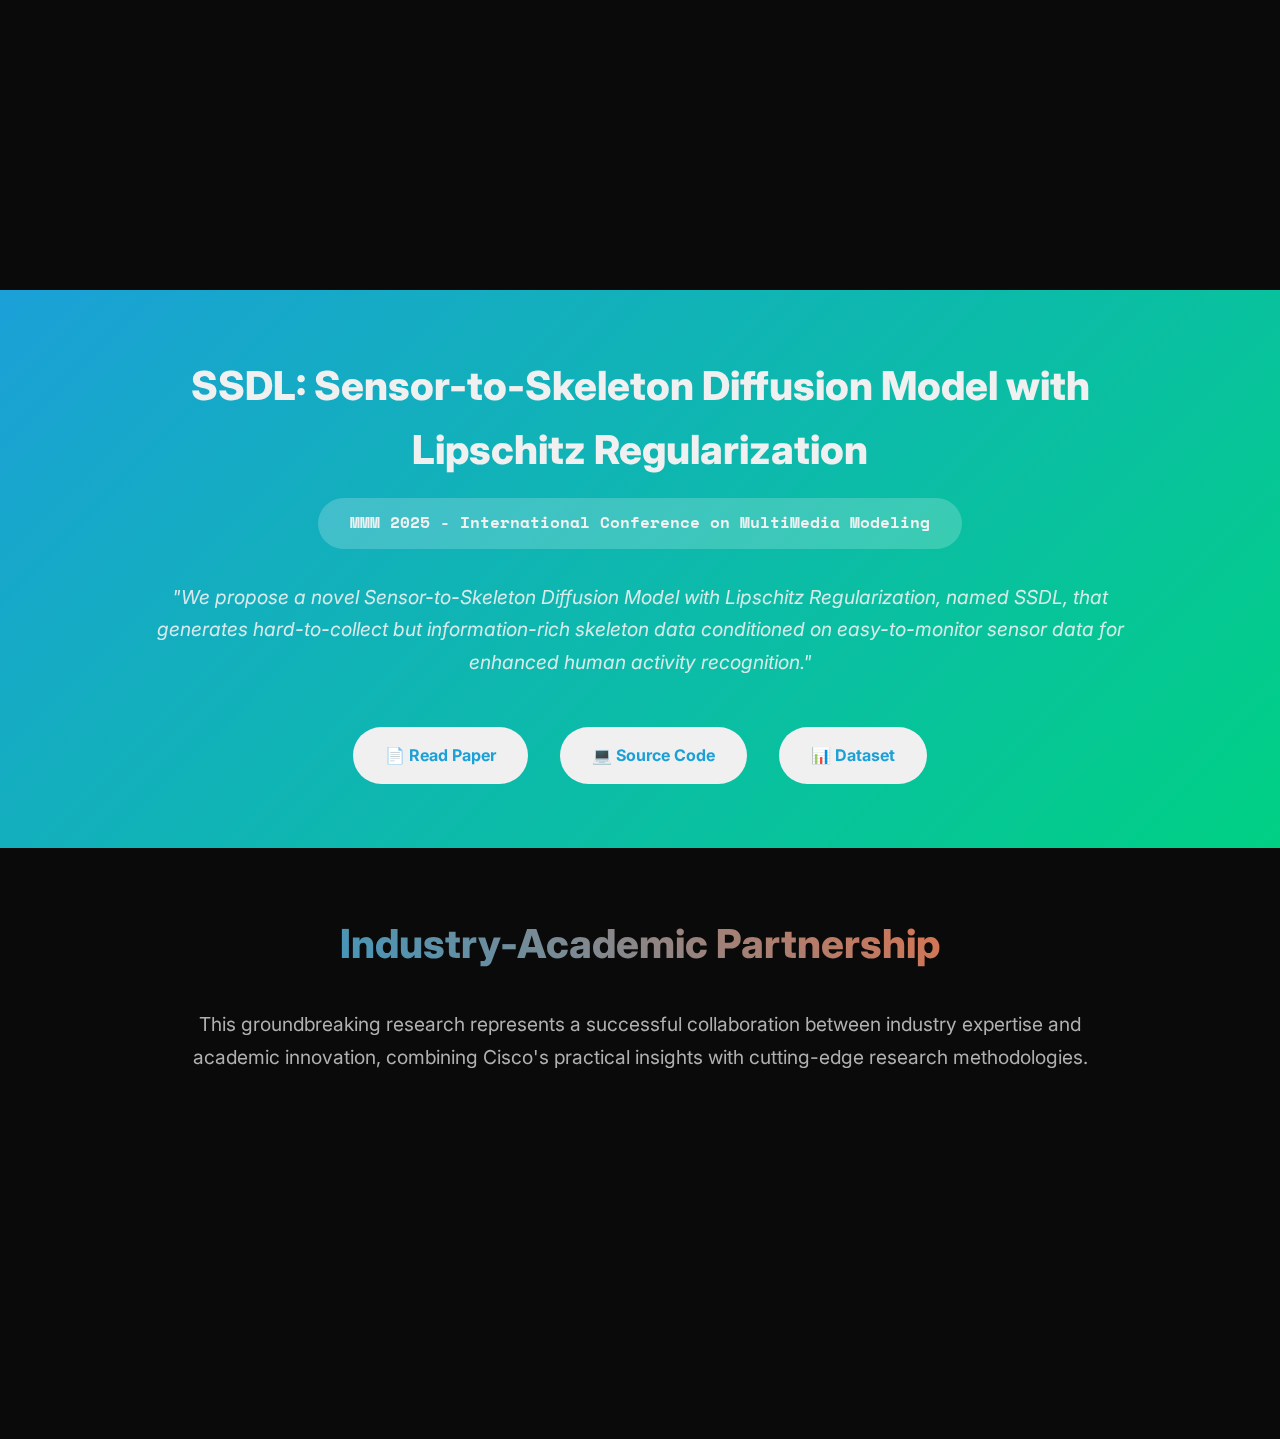
<file: cisco-robotics.html>
<!DOCTYPE html>
<html lang="en">
<head>
    <meta charset="UTF-8">
    <meta name="viewport" content="width=device-width, initial-scale=1.0">
    <title>Cisco Robotics Research - Nikhil Sharma</title>
    <link href="https://fonts.googleapis.com/css2?family=Inter:wght@100;200;300;400;500;600;700;800;900&family=Space+Mono:wght@400;700&display=swap" rel="stylesheet">
    <style>
        * {
            margin: 0;
            padding: 0;
            box-sizing: border-box;
        }

        :root {
            --industrial-black: #0a0a0a;
            --cisco-blue: #1ba0d7;
            --robot-orange: #ff6b35;
            --tech-green: #00d084;
            --cyber-purple: #6c5ce7;
            --steel-gray: #2d3436;
            --text-light: #f0f0f0;
            --text-dim: #b0b0b0;
            --border-tech: rgba(27, 160, 215, 0.3);
            --glow-blue: rgba(27, 160, 215, 0.6);
            --glow-orange: rgba(255, 107, 53, 0.5);
        }

        body {
            font-family: 'Inter', sans-serif;
            background: var(--industrial-black);
            color: var(--text-light);
            overflow-x: hidden;
            line-height: 1.6;
        }

        /* Industrial Background */
        .industrial-bg {
            position: fixed;
            top: 0;
            left: 0;
            width: 100vw;
            height: 100vh;
            z-index: -1;
            background: 
                radial-gradient(circle at 25% 25%, rgba(27, 160, 215, 0.08) 0%, transparent 50%),
                radial-gradient(circle at 75% 75%, rgba(255, 107, 53, 0.08) 0%, transparent 50%);
        }

        /* Mechanical Grid Pattern */
        .mech-grid {
            position: fixed;
            top: 0;
            left: 0;
            width: 100vw;
            height: 100vh;
            pointer-events: none;
            z-index: 1;
            opacity: 0.1;
            background-image: 
                linear-gradient(rgba(27, 160, 215, 0.3) 1px, transparent 1px),
                linear-gradient(90deg, rgba(27, 160, 215, 0.3) 1px, transparent 1px);
            background-size: 30px 30px;
            animation: gridShift 20s linear infinite;
        }

        @keyframes gridShift {
            0% { transform: translate(0, 0); }
            100% { transform: translate(30px, 30px); }
        }

        /* Floating Circuit Elements */
        .circuit-elements {
            position: fixed;
            top: 0;
            left: 0;
            width: 100vw;
            height: 100vh;
            pointer-events: none;
            z-index: 2;
        }

        .circuit-element {
            position: absolute;
            width: 6px;
            height: 6px;
            background: var(--cisco-blue);
            border-radius: 2px;
            box-shadow: 0 0 12px var(--cisco-blue);
            animation: circuitFloat 15s linear infinite;
        }

        @keyframes circuitFloat {
            0% {
                transform: translateY(100vh) translateX(0) rotate(0deg);
                opacity: 0;
            }
            10% { opacity: 1; }
            90% { opacity: 1; }
            100% {
                transform: translateY(-10vh) translateX(50px) rotate(180deg);
                opacity: 0;
            }
        }

        /* Header */
        .header {
            position: fixed;
            top: 0;
            left: 0;
            right: 0;
            z-index: 100;
            background: rgba(10, 10, 10, 0.95);
            backdrop-filter: blur(20px);
            border-bottom: 2px solid var(--cisco-blue);
            padding: 1rem 2rem;
        }

        .header-content {
            display: flex;
            justify-content: space-between;
            align-items: center;
            max-width: 1400px;
            margin: 0 auto;
        }

        .logo {
            font-family: 'Space Mono', monospace;
            font-size: 1.5rem;
            font-weight: 700;
            background: linear-gradient(45deg, var(--cisco-blue), var(--tech-green));
            -webkit-background-clip: text;
            -webkit-text-fill-color: transparent;
            text-decoration: none;
        }

        .cisco-badge {
            background: var(--cisco-blue);
            color: var(--text-light);
            padding: 0.5rem 1rem;
            border-radius: 0.5rem;
            font-family: 'Space Mono', monospace;
            font-size: 0.8rem;
            font-weight: 700;
            text-transform: uppercase;
            letter-spacing: 0.1em;
            animation: techPulse 2s ease-in-out infinite;
        }

        @keyframes techPulse {
            0%, 100% { 
                box-shadow: 0 0 20px rgba(27, 160, 215, 0.4);
            }
            50% { 
                box-shadow: 0 0 30px rgba(27, 160, 215, 0.8);
            }
        }

        .nav-menu {
            display: flex;
            gap: 2rem;
            list-style: none;
        }

        .nav-link {
            color: var(--text-dim);
            text-decoration: none;
            font-weight: 500;
            transition: all 0.3s ease;
            padding: 0.5rem 1rem;
            border-radius: 0.5rem;
        }

        .nav-link:hover, .nav-link.active {
            color: var(--cisco-blue);
            background: rgba(27, 160, 215, 0.1);
        }

        /* Main Content */
        .main-content {
            padding-top: 6rem;
            min-height: 100vh;
        }

        /* Hero Section */
        .hero {
            padding: 4rem 2rem;
            text-align: center;
            max-width: 1200px;
            margin: 0 auto;
            position: relative;
        }

        .hero-badge {
            background: rgba(255, 107, 53, 0.1);
            border: 2px solid var(--robot-orange);
            border-radius: 2rem;
            padding: 1rem 2rem;
            margin-bottom: 2rem;
            font-family: 'Space Mono', monospace;
            font-size: 0.9rem;
            text-transform: uppercase;
            letter-spacing: 0.05em;
            color: var(--robot-orange);
            display: inline-block;
            animation: roboticGlow 3s ease-in-out infinite alternate;
        }

        @keyframes roboticGlow {
            from { 
                box-shadow: 0 0 20px rgba(255, 107, 53, 0.3);
                border-color: var(--robot-orange);
            }
            to { 
                box-shadow: 0 0 40px rgba(255, 107, 53, 0.6);
                border-color: #ff8844;
            }
        }

        .hero-title {
            font-size: clamp(2.5rem, 6vw, 4rem);
            font-weight: 900;
            margin-bottom: 1rem;
            background: linear-gradient(
                45deg,
                var(--cisco-blue) 0%,
                var(--text-light) 30%,
                var(--robot-orange) 70%,
                var(--tech-green) 100%
            );
            -webkit-background-clip: text;
            -webkit-text-fill-color: transparent;
            animation: titleProcess 4s ease-in-out infinite alternate;
        }

        @keyframes titleProcess {
            0% { 
                text-shadow: 0 0 30px rgba(27, 160, 215, 0.5);
                transform: scale(1);
            }
            100% { 
                text-shadow: 0 0 40px rgba(255, 107, 53, 0.5);
                transform: scale(1.02);
            }
        }

        .hero-subtitle {
            font-size: 1.3rem;
            color: var(--text-dim);
            margin-bottom: 3rem;
            max-width: 800px;
            margin-left: auto;
            margin-right: auto;
        }

        .published-badge {
            background: linear-gradient(45deg, var(--tech-green), var(--cisco-blue));
            color: var(--text-light);
            padding: 1rem 2rem;
            border-radius: 2rem;
            font-weight: 700;
            text-decoration: none;
            display: inline-block;
            margin-top: 2rem;
            transition: all 0.3s ease;
            box-shadow: 0 8px 25px rgba(0, 208, 132, 0.3);
        }

        .published-badge:hover {
            transform: translateY(-3px);
            box-shadow: 0 12px 35px rgba(0, 208, 132, 0.4);
        }

        /* Performance Metrics */
        .performance-section {
            display: grid;
            grid-template-columns: repeat(auto-fit, minmax(250px, 1fr));
            gap: 2rem;
            max-width: 1000px;
            margin: 4rem auto;
            padding: 0 2rem;
        }

        .perf-metric {
            background: rgba(45, 52, 54, 0.6);
            border: 2px solid var(--border-tech);
            border-radius: 1rem;
            padding: 2rem;
            text-align: center;
            position: relative;
            overflow: hidden;
            transition: all 0.5s ease;
        }

        .perf-metric::before {
            content: '';
            position: absolute;
            top: 0;
            left: -100%;
            width: 100%;
            height: 100%;
            background: linear-gradient(90deg, transparent, rgba(27, 160, 215, 0.1), transparent);
            animation: techScan 4s linear infinite;
        }

        @keyframes techScan {
            0% { left: -100%; }
            100% { left: 100%; }
        }

        .perf-metric:hover {
            border-color: var(--cisco-blue);
            box-shadow: 0 0 40px rgba(27, 160, 215, 0.3);
            transform: translateY(-8px);
        }

        .metric-icon {
            font-size: 2.5rem;
            margin-bottom: 1rem;
            color: var(--robot-orange);
        }

        .metric-value {
            font-size: 2.5rem;
            font-weight: 800;
            color: var(--tech-green);
            font-family: 'Space Mono', monospace;
            margin-bottom: 0.5rem;
        }

        .metric-improvement {
            color: var(--cisco-blue);
        }

        .metric-label {
            color: var(--text-dim);
            font-size: 0.9rem;
            text-transform: uppercase;
            letter-spacing: 0.05em;
        }

        /* SSDL Architecture */
        .architecture-section {
            background: rgba(45, 52, 54, 0.3);
            margin: 4rem 0;
            padding: 4rem 2rem;
            border-top: 3px solid var(--cisco-blue);
            border-bottom: 3px solid var(--robot-orange);
        }

        .arch-container {
            max-width: 1200px;
            margin: 0 auto;
        }

        .arch-title {
            font-size: 2.5rem;
            font-weight: 800;
            text-align: center;
            margin-bottom: 3rem;
            color: var(--cisco-blue);
            font-family: 'Space Mono', monospace;
        }

        .ssdl-pipeline {
            display: grid;
            grid-template-columns: repeat(auto-fit, minmax(250px, 1fr));
            gap: 2rem;
            margin-bottom: 4rem;
        }

        .pipeline-stage {
            background: rgba(27, 160, 215, 0.05);
            border: 2px solid var(--border-tech);
            border-radius: 1.5rem;
            padding: 2rem;
            position: relative;
            transition: all 0.5s ease;
        }

        .pipeline-stage:hover {
            border-color: var(--cisco-blue);
            box-shadow: 0 15px 40px rgba(27, 160, 215, 0.2);
            transform: scale(1.05);
        }

        .stage-number {
            background: var(--cisco-blue);
            color: var(--text-light);
            width: 40px;
            height: 40px;
            border-radius: 50%;
            display: flex;
            align-items: center;
            justify-content: center;
            font-weight: 700;
            font-size: 1.1rem;
            margin: 0 auto 1rem;
            box-shadow: 0 0 20px rgba(27, 160, 215, 0.4);
        }

        .stage-title {
            font-size: 1.3rem;
            font-weight: 700;
            color: var(--text-light);
            margin-bottom: 1rem;
            text-align: center;
        }

        .stage-description {
            color: var(--text-dim);
            line-height: 1.6;
            text-align: center;
        }

        /* Innovation Showcase */
        .innovation-section {
            max-width: 1200px;
            margin: 4rem auto;
            padding: 0 2rem;
        }

        .innovation-grid {
            display: grid;
            grid-template-columns: repeat(auto-fit, minmax(350px, 1fr));
            gap: 3rem;
        }

        .innovation-card {
            background: rgba(45, 52, 54, 0.6);
            border: 2px solid transparent;
            border-radius: 2rem;
            padding: 3rem;
            position: relative;
            overflow: hidden;
            transition: all 0.5s ease;
        }

        .innovation-card::after {
            content: '';
            position: absolute;
            top: 0;
            left: 0;
            right: 0;
            height: 4px;
            background: linear-gradient(90deg, var(--cisco-blue), var(--robot-orange), var(--tech-green));
            transform: scaleX(0);
            transition: transform 0.3s ease;
        }

        .innovation-card:hover::after {
            transform: scaleX(1);
        }

        .innovation-card:hover {
            border-color: var(--cisco-blue);
            box-shadow: 0 25px 60px rgba(27, 160, 215, 0.2);
            transform: translateY(-10px);
        }

        .inno-icon {
            width: 70px;
            height: 70px;
            background: linear-gradient(45deg, var(--cisco-blue), var(--robot-orange));
            border-radius: 1rem;
            display: flex;
            align-items: center;
            justify-content: center;
            font-size: 2rem;
            margin-bottom: 2rem;
            box-shadow: 0 0 30px rgba(27, 160, 215, 0.4);
        }

        .inno-title {
            font-size: 1.6rem;
            font-weight: 700;
            color: var(--text-light);
            margin-bottom: 1rem;
        }

        .inno-description {
            color: var(--text-dim);
            line-height: 1.7;
            margin-bottom: 2rem;
        }

        .tech-features {
            list-style: none;
        }

        .tech-features li {
            color: var(--text-dim);
            margin-bottom: 0.8rem;
            padding-left: 1.5rem;
            position: relative;
        }

        .tech-features li::before {
            content: '⚙️';
            position: absolute;
            left: 0;
            color: var(--cisco-blue);
        }

        /* Publication Section */
        .publication-section {
            background: linear-gradient(135deg, var(--cisco-blue) 0%, var(--tech-green) 100%);
            color: var(--text-light);
            padding: 4rem 2rem;
            text-align: center;
        }

        .pub-container {
            max-width: 1000px;
            margin: 0 auto;
        }

        .pub-title {
            font-size: 2.5rem;
            font-weight: 800;
            margin-bottom: 1rem;
        }

        .pub-venue {
            background: rgba(255, 255, 255, 0.2);
            padding: 0.8rem 2rem;
            border-radius: 2rem;
            font-weight: 600;
            display: inline-block;
            margin-bottom: 2rem;
            font-family: 'Space Mono', monospace;
        }

        .pub-abstract {
            font-size: 1.2rem;
            line-height: 1.7;
            margin-bottom: 3rem;
            opacity: 0.9;
            font-style: italic;
        }

        .pub-links {
            display: flex;
            justify-content: center;
            gap: 2rem;
            flex-wrap: wrap;
        }

        .pub-btn {
            background: var(--text-light);
            color: var(--cisco-blue);
            padding: 1rem 2rem;
            border-radius: 2rem;
            text-decoration: none;
            font-weight: 700;
            transition: all 0.3s ease;
            display: inline-flex;
            align-items: center;
            gap: 0.5rem;
        }

        .pub-btn:hover {
            transform: translateY(-3px);
            box-shadow: 0 10px 30px rgba(255, 255, 255, 0.3);
        }

        /* Collaboration Section */
        .collaboration-section {
            max-width: 1000px;
            margin: 4rem auto;
            padding: 0 2rem;
            text-align: center;
        }

        .collab-title {
            font-size: 2.5rem;
            font-weight: 800;
            margin-bottom: 2rem;
            background: linear-gradient(45deg, var(--cisco-blue), var(--robot-orange));
            -webkit-background-clip: text;
            -webkit-text-fill-color: transparent;
        }

        .collab-description {
            font-size: 1.2rem;
            color: var(--text-dim);
            line-height: 1.7;
            margin-bottom: 3rem;
        }

        .partners-grid {
            display: grid;
            grid-template-columns: repeat(auto-fit, minmax(250px, 1fr));
            gap: 2rem;
        }

        .partner-card {
            background: rgba(45, 52, 54, 0.6);
            border: 2px solid var(--border-tech);
            border-radius: 1rem;
            padding: 2rem;
            transition: all 0.3s ease;
        }

        .partner-card:hover {
            border-color: var(--cisco-blue);
            transform: translateY(-5px);
        }

        .partner-logo {
            font-size: 3rem;
            margin-bottom: 1rem;
            color: var(--cisco-blue);
        }

        .partner-name {
            font-size: 1.2rem;
            font-weight: 700;
            color: var(--text-light);
            margin-bottom: 0.5rem;
        }

        .partner-role {
            color: var(--text-dim);
            font-size: 0.9rem;
        }

        /* Mobile Responsive */
        @media (max-width: 768px) {
            .header {
                padding: 1rem;
            }
            
            .nav-menu {
                display: none;
            }
            
            .hero {
                padding: 2rem 1rem;
            }
            
            .performance-section {
                grid-template-columns: repeat(2, 1fr);
                gap: 1rem;
                padding: 0 1rem;
            }
            
            .innovation-grid,
            .ssdl-pipeline,
            .partners-grid {
                grid-template-columns: 1fr;
                gap: 2rem;
            }
            
            .innovation-section,
            .arch-container,
            .collaboration-section {
                padding: 0 1rem;
            }
            
            .pub-links {
                flex-direction: column;
                align-items: center;
            }
        }
    </style>
</head>
<body>
    <!-- Industrial Background -->
    <div class="industrial-bg"></div>
    <div class="mech-grid"></div>
    
    <!-- Circuit Elements -->
    <div class="circuit-elements" id="circuit-elements"></div>

    <!-- Header -->
    <header class="header">
        <div class="header-content">
            <a href="index.html" class="logo">ROBOTICS.LAB</a>
            <div class="cisco-badge">MMM 2025 PUBLISHED</div>
            <nav class="nav">
                <ul class="nav-menu">
                    <li><a href="index.html" class="nav-link">HOME</a></li>
                    <li><a href="research.html" class="nav-link">RESEARCH</a></li>
                    <li><a href="experience.html" class="nav-link">JOURNEY</a></li>
                    <li><a href="stanford-sprint.html" class="nav-link">STANFORD</a></li>
                    <li><a href="cisco-robotics.html" class="nav-link active">CISCO</a></li>
                </ul>
            </nav>
        </div>
    </header>

    <!-- Main Content -->
    <main class="main-content">
        <!-- Hero Section -->
        <section class="hero">
            <div class="hero-badge">🤖 Industry Partnership • Texas State × Cisco Research</div>
            
            <h1 class="hero-title">CISCO ROBOTICS RESEARCH</h1>
            <p class="hero-subtitle">
                Advancing human activity recognition through revolutionary diffusion models 
                with Lipschitz regularization for next-generation robotics applications.
            </p>
            
            <a href="#publication" class="published-badge">📄 Published in MMM 2025</a>
        </section>

        <!-- Performance Metrics -->
        <section class="performance-section">
            <div class="perf-metric">
                <div class="metric-icon">📈</div>
                <div class="metric-value metric-improvement">+2%</div>
                <div class="metric-label">Accuracy Improvement</div>
            </div>
            <div class="perf-metric">
                <div class="metric-icon">⚡</div>
                <div class="metric-value metric-improvement">-40%</div>
                <div class="metric-label">Computational Cost</div>
            </div>
            <div class="perf-metric">
                <div class="metric-icon">🎯</div>
                <div class="metric-value">Real-time</div>
                <div class="metric-label">Inference Speed</div>
            </div>
            <div class="perf-metric">
                <div class="metric-icon">📊</div>
                <div class="metric-value">3</div>
                <div class="metric-label">Datasets Validated</div>
            </div>
        </section>

        <!-- SSDL Architecture -->
        <section class="architecture-section">
            <div class="arch-container">
                <h2 class="arch-title">SSDL: Sensor-to-Skeleton Diffusion Model</h2>
                <div class="ssdl-pipeline">
                    <div class="pipeline-stage">
                        <div class="stage-number">1</div>
                        <h3 class="stage-title">Sensor Input</h3>
                        <p class="stage-description">
                            Multi-sensor data acquisition from wearable devices and environmental sensors 
                            for comprehensive human activity monitoring
                        </p>
                    </div>
                    <div class="pipeline-stage">
                        <div class="stage-number">2</div>
                        <h3 class="stage-title">Angular Variation</h3>
                        <p class="stage-description">
                            Advanced angular variation modules extract temporal movement patterns 
                            while preserving critical motion information
                        </p>
                    </div>
                    <div class="pipeline-stage">
                        <div class="stage-number">3</div>
                        <h3 class="stage-title">Diffusion Process</h3>
                        <p class="stage-description">
                            Forward noise addition to skeleton keypoints with controlled degradation 
                            for robust generative modeling
                        </p>
                    </div>
                    <div class="pipeline-stage">
                        <div class="stage-number">4</div>
                        <h3 class="stage-title">Lipschitz Regularization</h3>
                        <p class="stage-description">
                            Novel regularization technique ensures training stability and prevents 
                            overfitting with noisy sensor data
                        </p>
                    </div>
                    <div class="pipeline-stage">
                        <div class="stage-number">5</div>
                        <h3 class="stage-title">Skeleton Generation</h3>
                        <p class="stage-description">
                            High-quality skeleton frame generation for enhanced activity recognition 
                            in robotics and surveillance applications
                        </p>
                    </div>
                </div>
            </div>
        </section>

        <!-- Innovation Showcase -->
        <section class="innovation-section">
            <div class="innovation-grid">
                <div class="innovation-card">
                    <div class="inno-icon">🧠</div>
                    <h3 class="inno-title">Revolutionary Diffusion Architecture</h3>
                    <p class="inno-description">
                        First-of-its-kind sensor-to-skeleton diffusion model that transforms raw sensor 
                        data into structured skeleton information with unprecedented accuracy.
                    </p>
                    <ul class="tech-features">
                        <li>Novel cross-modal diffusion framework</li>
                        <li>Lipschitz-constrained neural networks</li>
                        <li>Temporal consistency preservation</li>
                        <li>Noise-robust skeleton generation</li>
                    </ul>
                </div>

                <div class="innovation-card">
                    <div class="inno-icon">🔧</div>
                    <h3 class="inno-title">Training Stability Innovation</h3>
                    <p class="inno-description">
                        Breakthrough Lipschitz regularization technique that ensures stable training 
                        convergence and prevents mode collapse in challenging sensor environments.
                    </p>
                    <ul class="tech-features">
                        <li>Gradient clipping optimization</li>
                        <li>Stable convergence guarantees</li>
                        <li>Overfitting prevention mechanisms</li>
                        <li>Robust noise handling capabilities</li>
                    </ul>
                </div>

                <div class="innovation-card">
                    <div class="inno-icon">🚀</div>
                    <h3 class="inno-title">Performance Breakthroughs</h3>
                    <p class="inno-description">
                        Achieved significant improvements in recognition accuracy while dramatically 
                        reducing computational costs for real-world robotics deployment.
                    </p>
                    <ul class="tech-features">
                        <li>2% accuracy improvement over SOTA</li>
                        <li>40% reduction in compute requirements</li>
                        <li>Real-time inference capabilities</li>
                        <li>Multi-dataset generalization</li>
                    </ul>
                </div>
            </div>
        </section>

        <!-- Publication Section -->
        <section class="publication-section" id="publication">
            <div class="pub-container">
                <h2 class="pub-title">SSDL: Sensor-to-Skeleton Diffusion Model with Lipschitz Regularization</h2>
                <div class="pub-venue">MMM 2025 - International Conference on MultiMedia Modeling</div>
                <p class="pub-abstract">
                    "We propose a novel Sensor-to-Skeleton Diffusion Model with Lipschitz Regularization, 
                    named SSDL, that generates hard-to-collect but information-rich skeleton data conditioned 
                    on easy-to-monitor sensor data for enhanced human activity recognition."
                </p>
                <div class="pub-links">
                    <a href="https://link.springer.com/chapter/10.1007/978-981-96-2071-5_7" class="pub-btn">
                        📄 Read Paper
                    </a>
                    <a href="https://github.com/nikhiliit/SSDL" class="pub-btn">
                        💻 Source Code
                    </a>
                    <a href="#" class="pub-btn">
                        📊 Dataset
                    </a>
                </div>
            </div>
        </section>

        <!-- Collaboration Section -->
        <section class="collaboration-section">
            <h2 class="collab-title">Industry-Academic Partnership</h2>
            <p class="collab-description">
                This groundbreaking research represents a successful collaboration between industry expertise 
                and academic innovation, combining Cisco's practical insights with cutting-edge research methodologies.
            </p>
            <div class="partners-grid">
                <div class="partner-card">
                    <div class="partner-logo">🏢</div>
                    <div class="partner-name">Cisco Research</div>
                    <div class="partner-role">Industry Partner & Funding</div>
                </div>
                <div class="partner-card">
                    <div class="partner-logo">🎓</div>
                    <div class="partner-name">Texas State University</div>
                    <div class="partner-role">Academic Collaboration</div>
                </div>
                <div class="partner-card">
                    <div class="partner-logo">🔬</div>
                    <div class="partner-name">Illinois Institute of Technology</div>
                    <div class="partner-role">Research Development</div>
                </div>
            </div>
        </section>
    </main>

    <script>
        // Create floating circuit elements
        function createCircuitElements() {
            const container = document.getElementById('circuit-elements');
            const elementCount = 25;

            for (let i = 0; i < elementCount; i++) {
                const element = document.createElement('div');
                element.className = 'circuit-element';
                
                // Random positioning and timing
                element.style.left = Math.random() * 100 + 'vw';
                element.style.animationDuration = (Math.random() * 20 + 10) + 's';
                element.style.animationDelay = Math.random() * 10 + 's';
                
                // Random shapes and colors
                if (Math.random() > 0.5) {
                    element.style.borderRadius = '50%';
                }
                
                const colors = ['#1ba0d7', '#ff6b35', '#00d084', '#6c5ce7'];
                const color = colors[Math.floor(Math.random() * colors.length)];
                element.style.background = color;
                element.style.boxShadow = `0 0 12px ${color}`;
                
                container.appendChild(element);
            }
        }

        // Scroll reveal animations
        const observerOptions = {
            threshold: 0.1,
            rootMargin: '0px 0px -50px 0px'
        };

        const observer = new IntersectionObserver((entries) => {
            entries.forEach(entry => {
                if (entry.isIntersecting) {
                    entry.target.style.opacity = '1';
                    entry.target.style.transform = 'translateY(0)';
                }
            });
        }, observerOptions);

        // Observe elements for scroll animations
        document.querySelectorAll('.perf-metric, .pipeline-stage, .innovation-card, .partner-card').forEach(element => {
            element.style.opacity = '0';
            element.style.transform = 'translateY(30px)';
            element.style.transition = 'opacity 0.8s ease, transform 0.8s ease';
            observer.observe(element);
        });

        // Enhanced hover effects
        document.querySelectorAll('.innovation-card').forEach(card => {
            card.addEventListener('mouseenter', () => {
                // Pause circuit animations on hover
                const circuits = document.querySelectorAll('.circuit-element');
                circuits.forEach(circuit => {
                    circuit.style.animationPlayState = 'paused';
                });
            });

            card.addEventListener('mouseleave', () => {
                // Resume circuit animations
                const circuits = document.querySelectorAll('.circuit-element');
                circuits.forEach(circuit => {
                    circuit.style.animationPlayState = 'running';
                });
            });
        });

        // Performance metric animation
        document.querySelectorAll('.perf-metric').forEach(metric => {
            metric.addEventListener('mouseenter', () => {
                const value = metric.querySelector('.metric-value');
                if (value.textContent.includes('+') || value.textContent.includes('-')) {
                    value.style.animation = 'metricBounce 0.5s ease';
                }
            });
        });

        // Add metric bounce animation
        const style = document.createElement('style');
        style.textContent = `
            @keyframes metricBounce {
                0%, 100% { transform: scale(1); }
                50% { transform: scale(1.1); }
            }
        `;
        document.head.appendChild(style);

        // Initialize circuit elements
        createCircuitElements();

        // Add loading animation for performance metrics
        window.addEventListener('load', () => {
            const metrics = document.querySelectorAll('.perf-metric');
            metrics.forEach((metric, index) => {
                setTimeout(() => {
                    metric.style.opacity = '1';
                    metric.style.transform = 'translateY(0)';
                }, index * 300);
            });
        });

        // Random technical glitch effect
        setInterval(() => {
            if (Math.random() < 0.05) { // 5% chance every 3 seconds
                const grid = document.querySelector('.mech-grid');
                grid.style.opacity = '0.3';
                setTimeout(() => {
                    grid.style.opacity = '0.1';
                }, 100);
            }
        }, 3000);

        // Console robotics message
        console.log('%c🤖 CISCO ROBOTICS LAB INITIALIZED', 'color: #1ba0d7; font-size: 16px; font-weight: bold;');
        console.log('%cSSdL Model: Ready for deployment', 'color: #00d084; font-size: 12px;');
    </script>
</body>
</html>
</file>
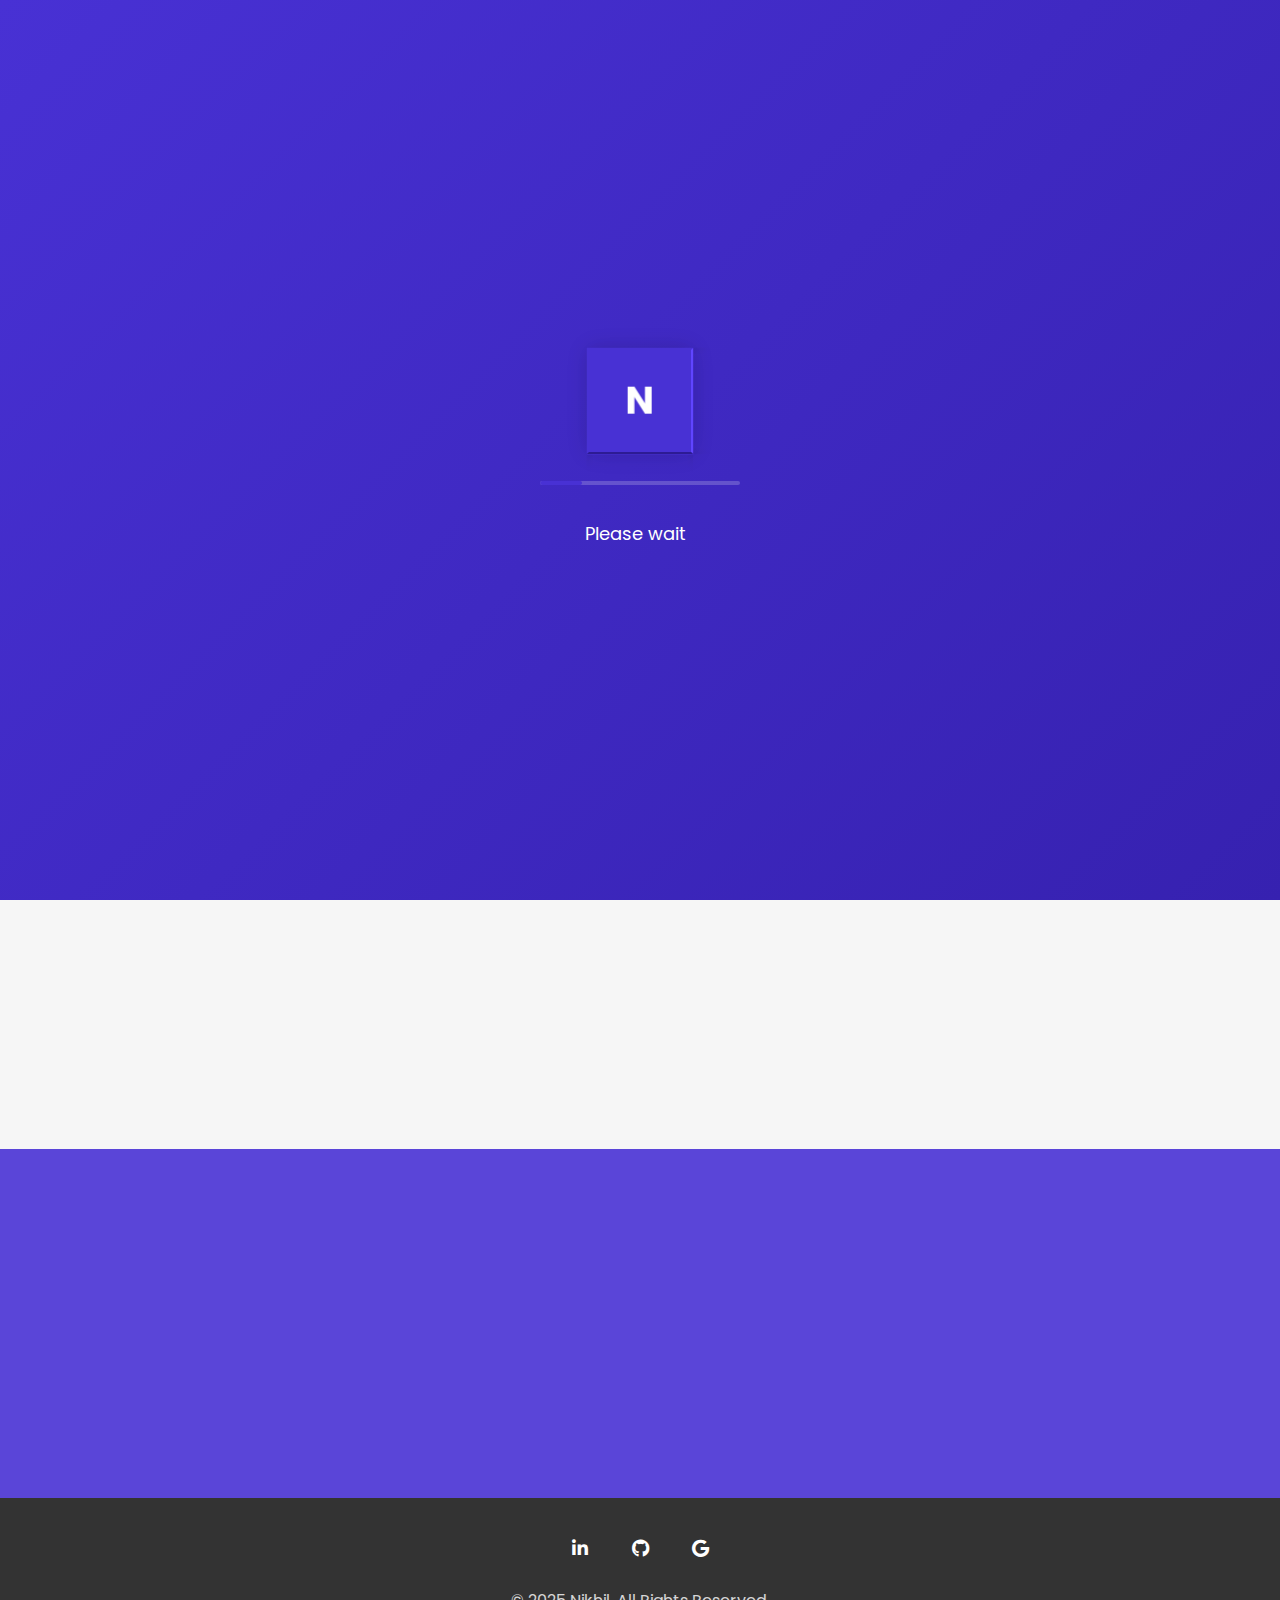
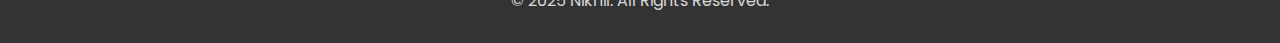
<file: contact.html>
<!DOCTYPE html>
<html lang="en">
<head>
    <meta charset="UTF-8">
    <meta name="viewport" content="width=device-width, initial-scale=1.0">
    <title>Contact Me - Nikhil's Portfolio</title>
    <!-- Main styles -->
    <link rel="stylesheet" href="css/style.css">
    <!-- Transition styles -->
    <link rel="stylesheet" href="css/transitions.css">
    <!-- Fonts and icons -->
    <link href="https://cdnjs.cloudflare.com/ajax/libs/font-awesome/6.0.0-beta3/css/all.min.css" rel="stylesheet">
    <link href="https://fonts.googleapis.com/css2?family=Poppins:wght@300;400;500;600;700&display=swap" rel="stylesheet">
</head>
<body>
    <!-- Preloader -->
    <div class="preloader">
        <div class="preloader-content">
            <div class="cube-container">
                <div class="cube">
                    <div class="cube-face cube-face-front"><span>N</span></div>
                    <div class="cube-face cube-face-back"><span>N</span></div>
                    <div class="cube-face cube-face-right"><span>N</span></div>
                    <div class="cube-face cube-face-left"><span>N</span></div>
                    <div class="cube-face cube-face-top"><span>N</span></div>
                    <div class="cube-face cube-face-bottom"><span>N</span></div>
                </div>
            </div>
            <div class="progress-container">
                <div class="progress-bar"></div>
            </div>
            <div class="preloader-text">Please wait<span class="dot-animation"><span>.</span><span>.</span><span>.</span></span></div>
        </div>
    </div>

    <!-- Header -->
    <header>
        <div class="container">
            <nav>
                <div class="logo">Nikhil</div>
                <div class="nav-right">
                    <ul class="nav-links">
                        <li><a href="index.html">Home</a></li>
                        <li><a href="about.html">About</a></li>
                        <li><a href="services.html">Services</a></li>
                        <li><a href="portfolio.html">Portfolio</a></li>
                        <li><a href="contact.html" class="active">Contact</a></li>
                    </ul>
                    <div class="theme-toggle">
                        <i class="fas fa-sun"></i>
                        <label class="switch">
                            <input type="checkbox" id="themeToggle">
                            <span class="slider round"></span>
                        </label>
                        <i class="fas fa-moon"></i>
                    </div>
                </div>
            </nav>
        </div>
    </header>

    <!-- Main Content -->
    <main>
        <!-- Contact Hero Section -->
        <section class="page-hero parallax-bg">
            <div class="container">
                <div class="page-hero-content fade-in">
                    <h1>Get In <span class="name-highlight">Touch</span></h1>
                    <p>I'd love to hear from you. Let's talk about your project.</p>
                </div>
            </div>
        </section>

        <!-- Contact Section -->
        <section class="contact" id="contact">
            <div class="container">
                <div class="contact-content">
                    <div class="contact-info slide-in-left">
                        <h3 class="highlight-text">Contact Information</h3>
                        <p>Feel free to reach out to me for any inquiries or project collaboration. I'm always open to discussing new projects and creative ideas.</p>
                        
                        <div class="contact-details">
                            <div class="contact-item card-3d-effect">
                                <div class="contact-icon">
                                    <i class="fas fa-map-marker-alt"></i>
                                </div>
                                <div>
                                    <h4>Location</h4>
                                    <p>Chicago, Illinois, United States</p>
                                </div>
                            </div>
                            
                            <div class="contact-item card-3d-effect">
                                <div class="contact-icon">
                                    <i class="fas fa-envelope"></i>
                                </div>
                                <div>
                                    <h4>Email</h4>
                                    <p>nsharma20@hawk.iit.edu (Valid till May 2025)</p>
                                    <p>sharmanikhiljiit@gmail.com</p>
                                </div>
                            </div>
                            
                            <div class="contact-item card-3d-effect">
                                <div class="contact-icon">
                                    <i class="fas fa-phone"></i>
                                </div>
                                <div>
                                    <h4>Phone</h4>
                                    <p>+1 (312) 804-4616</p>
                                </div>
                            </div>
                        </div>
                        
                        <div class="social-contact">
                            <h4>Connect With Me</h4>
                            <div class="social-icons">
                                <a href="https://www.linkedin.com/in/nikhil-sharma-jiit/" target="_blank" class="social-icon">
                                    <i class="fab fa-linkedin-in"></i>
                                </a>
                                <a href="https://github.com/nikhiliit" target="_blank" class="social-icon">
                                    <i class="fab fa-github"></i>
                                </a>
                                <a href="https://scholar.google.com/citations?user=Von4NncAAAAJ&hl=en" target="_blank" class="social-icon">
                                    <i class="fab fa-google"></i>
                                </a>
                                <!-- <a href="https://scholar.google.com/citations?user=Von4NncAAAAJ&hl=en" target="_blank"><i class="fas fa-graduation-cap"></i></a> -->
                                <!-- <a href="https://twitter.com/" target="_blank" class="social-icon">
                                    <i class="fab fa-twitter"></i>
                                </a>
                                <a href="https://www.instagram.com/" target="_blank" class="social-icon">
                                    <i class="fab fa-instagram"></i>
                                </a> -->
                            </div>
                        </div>
                    </div>
                    
                    <div class="contact-form slide-in-right">
                        <h3 class="highlight-text">Send Me A Message</h3>
                        <form id="contactForm">
                            <div class="form-group">
                                <label for="name">Your Name</label>
                                <input type="text" id="name" class="form-control" required>
                            </div>
                            
                            <div class="form-group">
                                <label for="email">Your Email</label>
                                <input type="email" id="email" class="form-control" required>
                            </div>
                            
                            <div class="form-group">
                                <label for="subject">Subject</label>
                                <input type="text" id="subject" class="form-control" required>
                            </div>
                            
                            <div class="form-group">
                                <label for="message">Your Message</label>
                                <textarea id="message" class="form-control" rows="5" required></textarea>
                            </div>
                            
                            <button type="submit" class="btn btn-animated">Send Message</button>
                        </form>
                        <div id="formStatus" class="form-status"></div>
                    </div>
                </div>
            </div>
        </section>

        <!-- Map Section -->
        <!-- <section class="map-section">
            <div class="container">
                <div class="map-container fade-in">
                    Replace with actual Google Maps embed or other map service
                    <img src="https://maps.app.goo.gl/R8PGLfJMhJHXtAui9" alt="Location Map" class="map-image">
                </div>
            </div>
        </section> -->

        <!-- FAQ Section -->
        <!-- <section class="faq-section parallax-bg">
            <div class="container">
                <div class="section-title">
                    <h2 class="highlight-text">Frequently Asked Questions</h2>
                </div>
                <div class="faq-container stagger-animation">
                    <div class="faq-item card-3d-effect">
                        <div class="faq-question">
                            <h3>What is your typical project timeline?</h3>
                            <span class="faq-toggle"><i class="fas fa-plus"></i></span>
                        </div>
                        <div class="faq-answer">
                            <p>Project timelines vary depending on complexity and scope. A simple website might take 2-4 weeks, while a complex application could take 2-3 months or more. I'll provide a detailed timeline estimate during our initial consultation.</p>
                        </div>
                    </div>
                    
                    <div class="faq-item card-3d-effect">
                        <div class="faq-question">
                            <h3>What is your process for new projects?</h3>
                            <span class="faq-toggle"><i class="fas fa-plus"></i></span>
                        </div>
                        <div class="faq-answer">
                            <p>My process typically involves: an initial consultation to understand your requirements, creating a detailed project plan, regular progress updates during development, thorough testing, and ongoing support after launch. I prioritize clear communication throughout the entire process.</p>
                        </div>
                    </div>
                    
                    <div class="faq-item card-3d-effect">
                        <div class="faq-question">
                            <h3>Do you offer ongoing maintenance services?</h3>
                            <span class="faq-toggle"><i class="fas fa-plus"></i></span>
                        </div>
                        <div class="faq-answer">
                            <p>Yes, I offer various maintenance packages to keep your application running smoothly after launch. These services include regular updates, security patches, performance optimization, and technical support. We can discuss the specific maintenance needs for your project.</p>
                        </div>
                    </div>
                    
                    <div class="faq-item card-3d-effect">
                        <div class="faq-question">
                            <h3>What technologies do you work with?</h3>
                            <span class="faq-toggle"><i class="fas fa-plus"></i></span>
                        </div>
                        <div class="faq-answer">
                            <p>I work with a wide range of technologies including Java, Python, JavaScript (including frameworks like React), SQL and NoSQL databases, cloud platforms (AWS, Azure, GCP), and more. I'm always learning new technologies to stay current with industry trends.</p>
                        </div>
                    </div>
                    
                    <div class="faq-item card-3d-effect">
                        <div class="faq-question">
                            <h3>How do you handle project payments?</h3>
                            <span class="faq-toggle"><i class="fas fa-plus"></i></span>
                        </div>
                        <div class="faq-answer">
                            <p>I typically work with a milestone-based payment structure. This includes an initial deposit, followed by payments at predefined project milestones, and a final payment upon project completion. This approach ensures transparency and aligns our interests throughout the project.</p>
                        </div>
                    </div>
                </div>
            </div>
        </section> -->

        <!-- Call to Action -->
        <section class="cta parallax-bg">
            <div class="container">
                <div class="cta-content scale-in">
                    <h2>Ready to start your project?</h2>
                    <p>Let's work together to bring your ideas to life.</p>
                    <a href="#contact" class="btn btn-animated">Get in Touch</a>
                </div>
            </div>
        </section>
    </main>

    <!-- Footer -->
    <footer>
        <div class="container">
          <div class="social-links">
            <a href="https://www.linkedin.com/" target="_blank"><i class="fab fa-linkedin-in"></i></a>
            <a href="https://github.com/nikhiliit" target="_blank"><i class="fab fa-github"></i></a>
            <a href="https://scholar.google.com/citations?user=Von4NncAAAAJ&hl=en" target="_blank"><i class="fab fa-google"></i></a>
          </div>
          <p class="footer-text">&copy; 2025 Nikhil. All Rights Reserved.</p>
        </div>
      </footer>

    <!-- Common Scripts -->
    <script src="js/loader.js"></script>
    <script src="js/navigation.js"></script>
    <script src="js/theme-switcher.js"></script>
    <script src="js/mouse-effects.js"></script>
    <script src="js/scroll-animations.js"></script>
    <script src="js/section-dividers.js"></script>
    <script src="js/text-effects.js"></script>
    <script src="js/preloader.js"></script>
    <script src="js/interactive-cards.js"></script>
    <script src="js/parallax.js"></script>
    <script src="js/contact.js"></script>
</body>
</html>
</file>
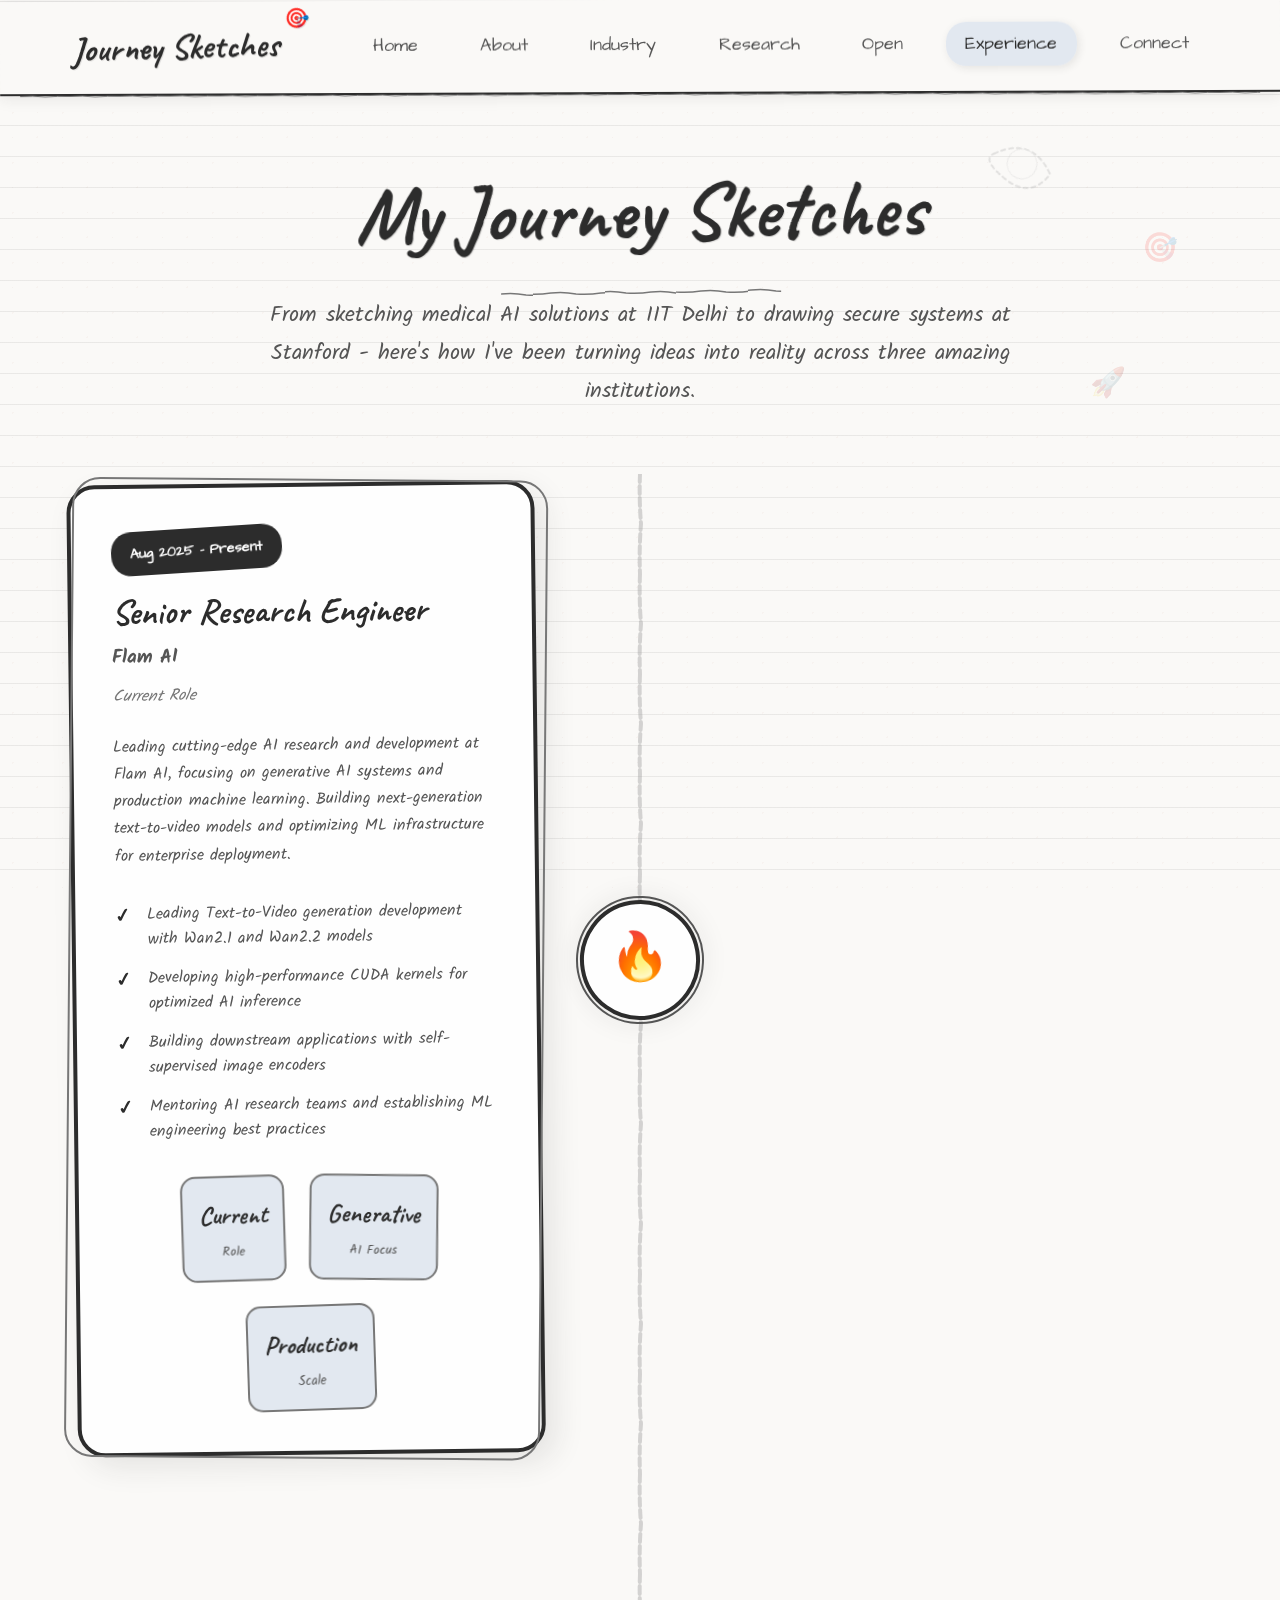
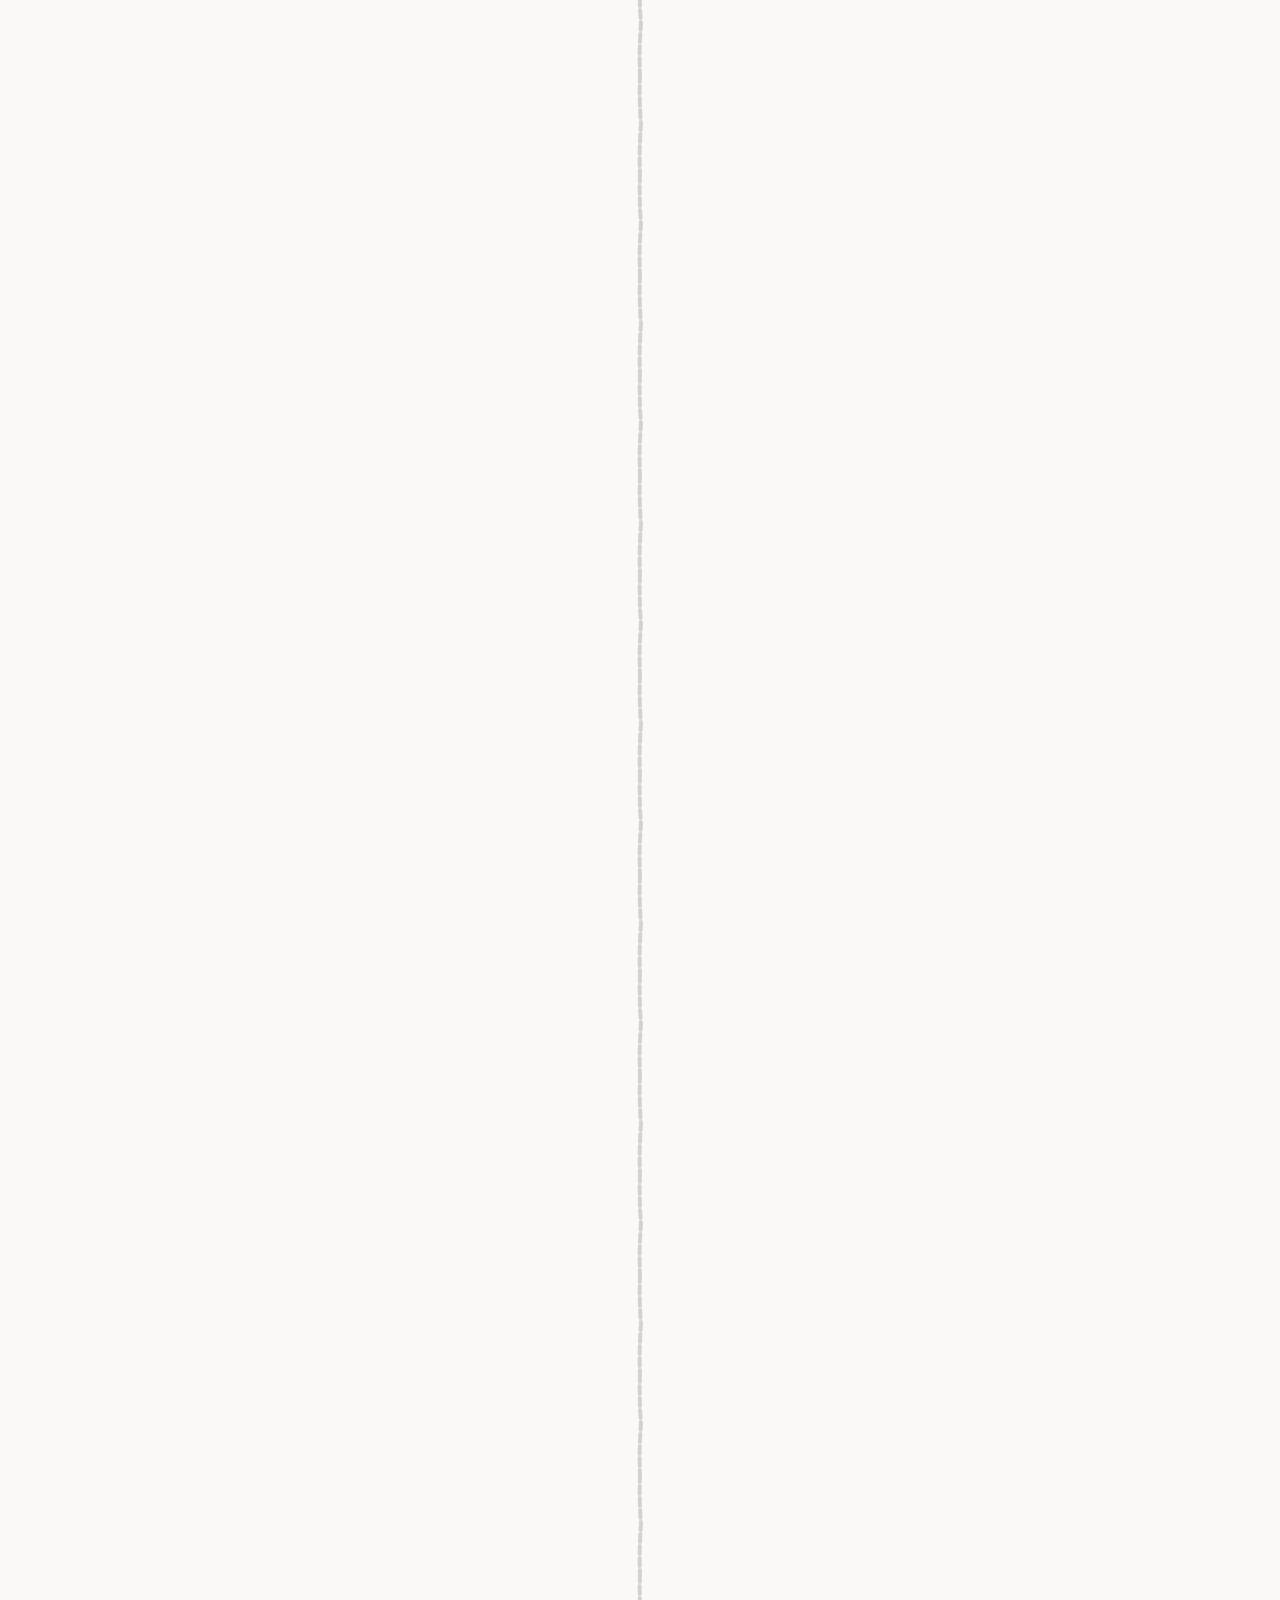
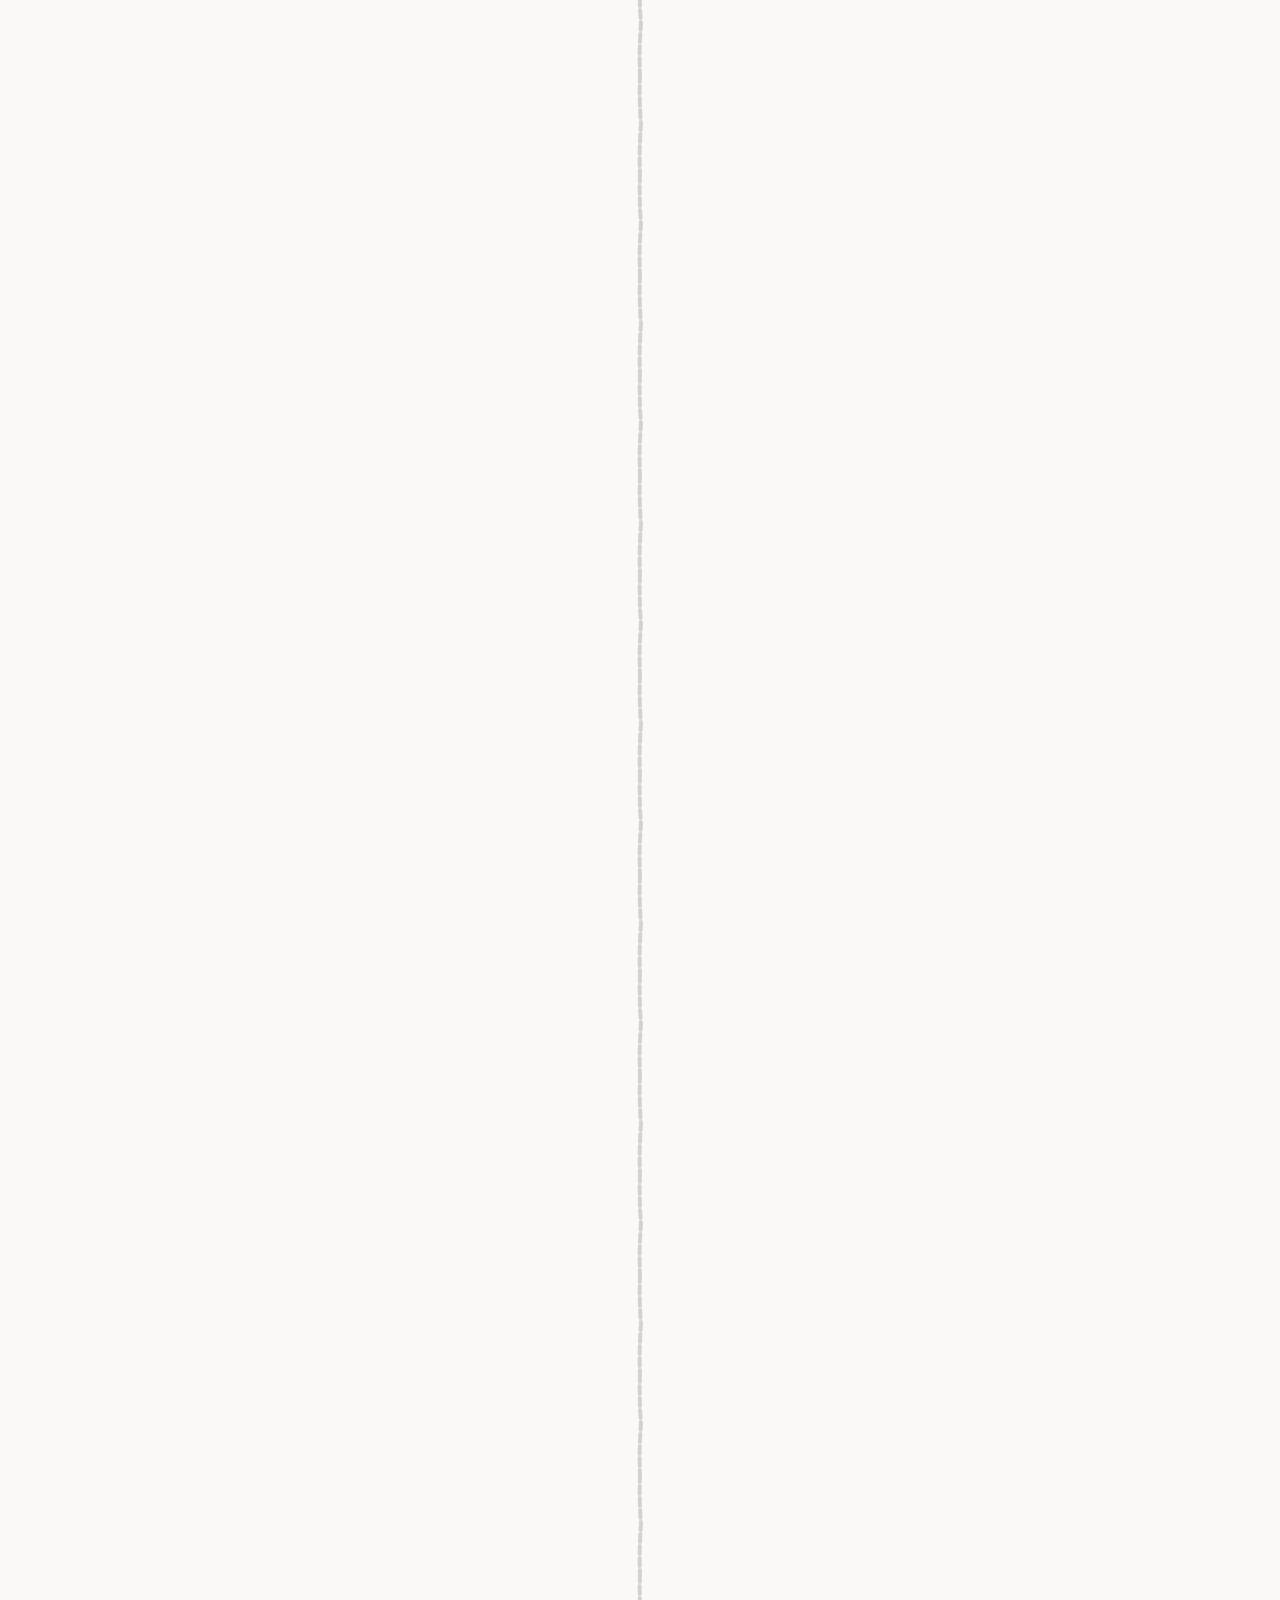
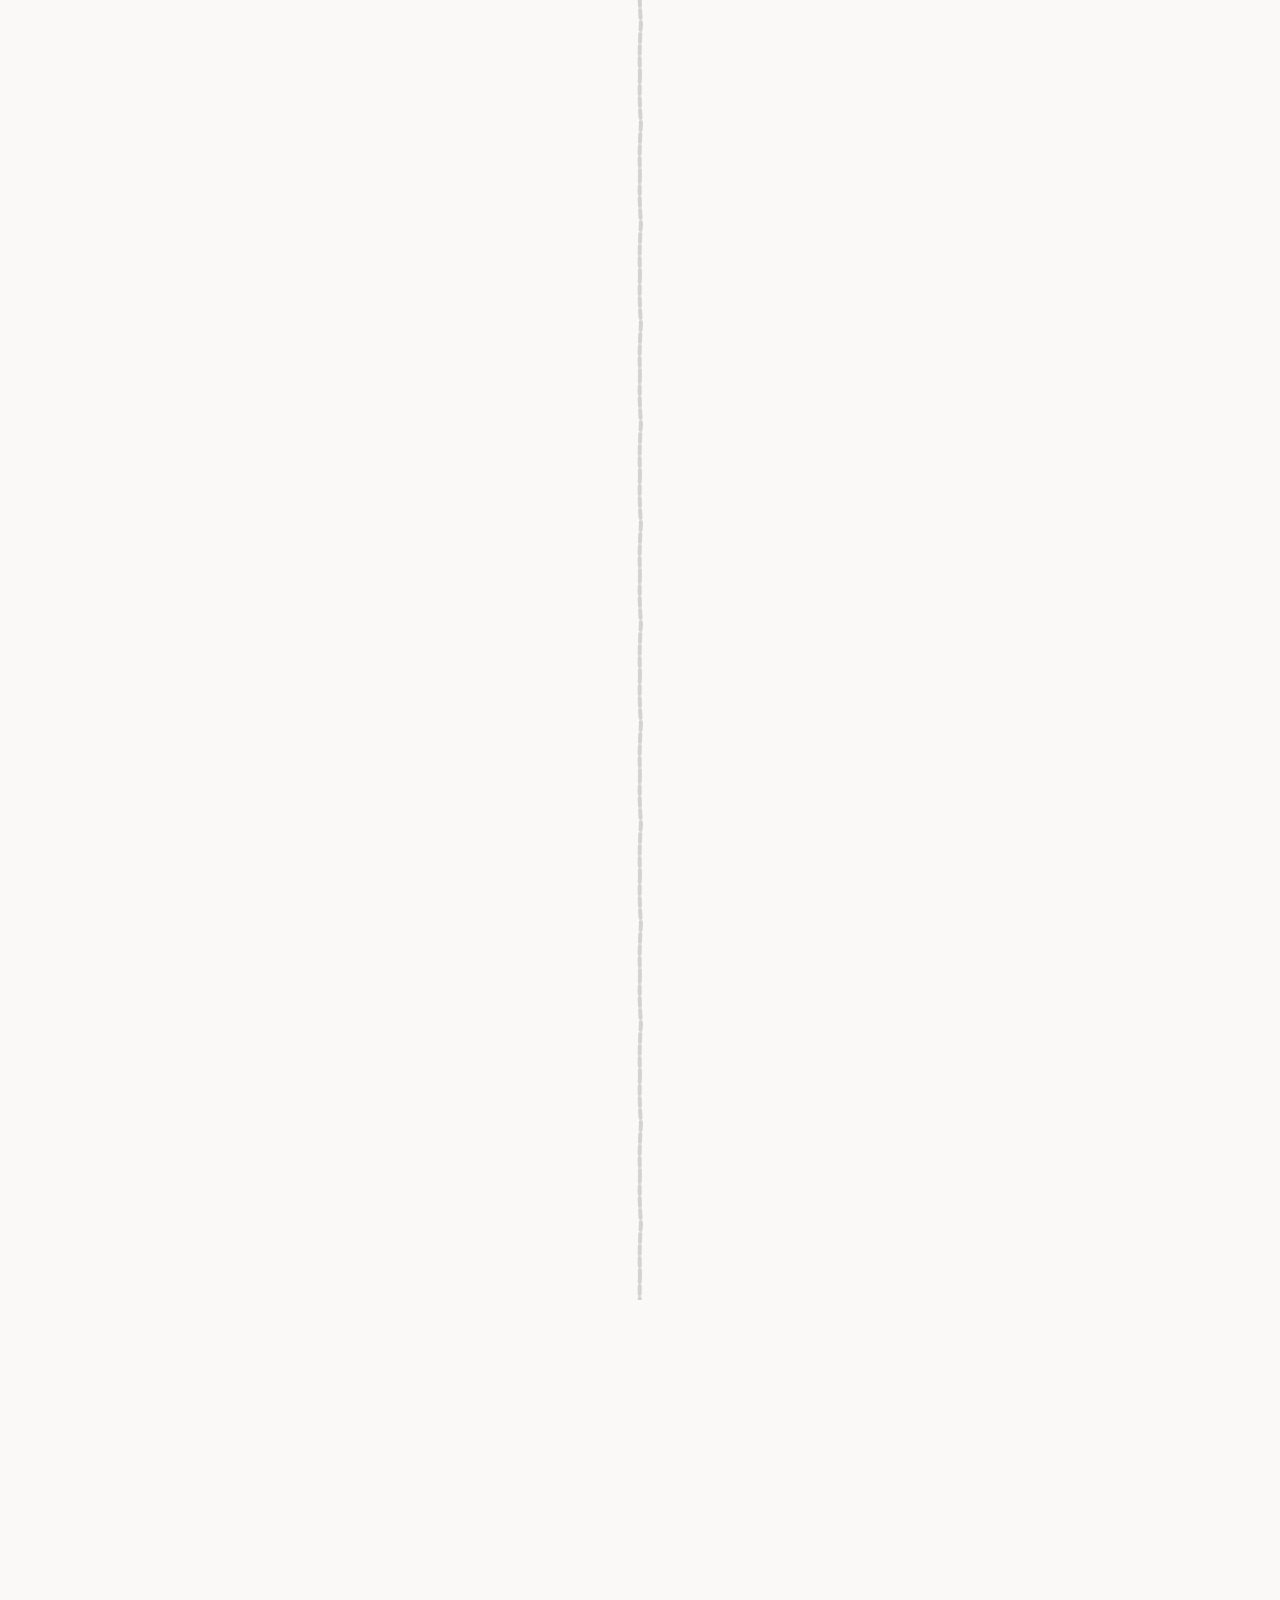
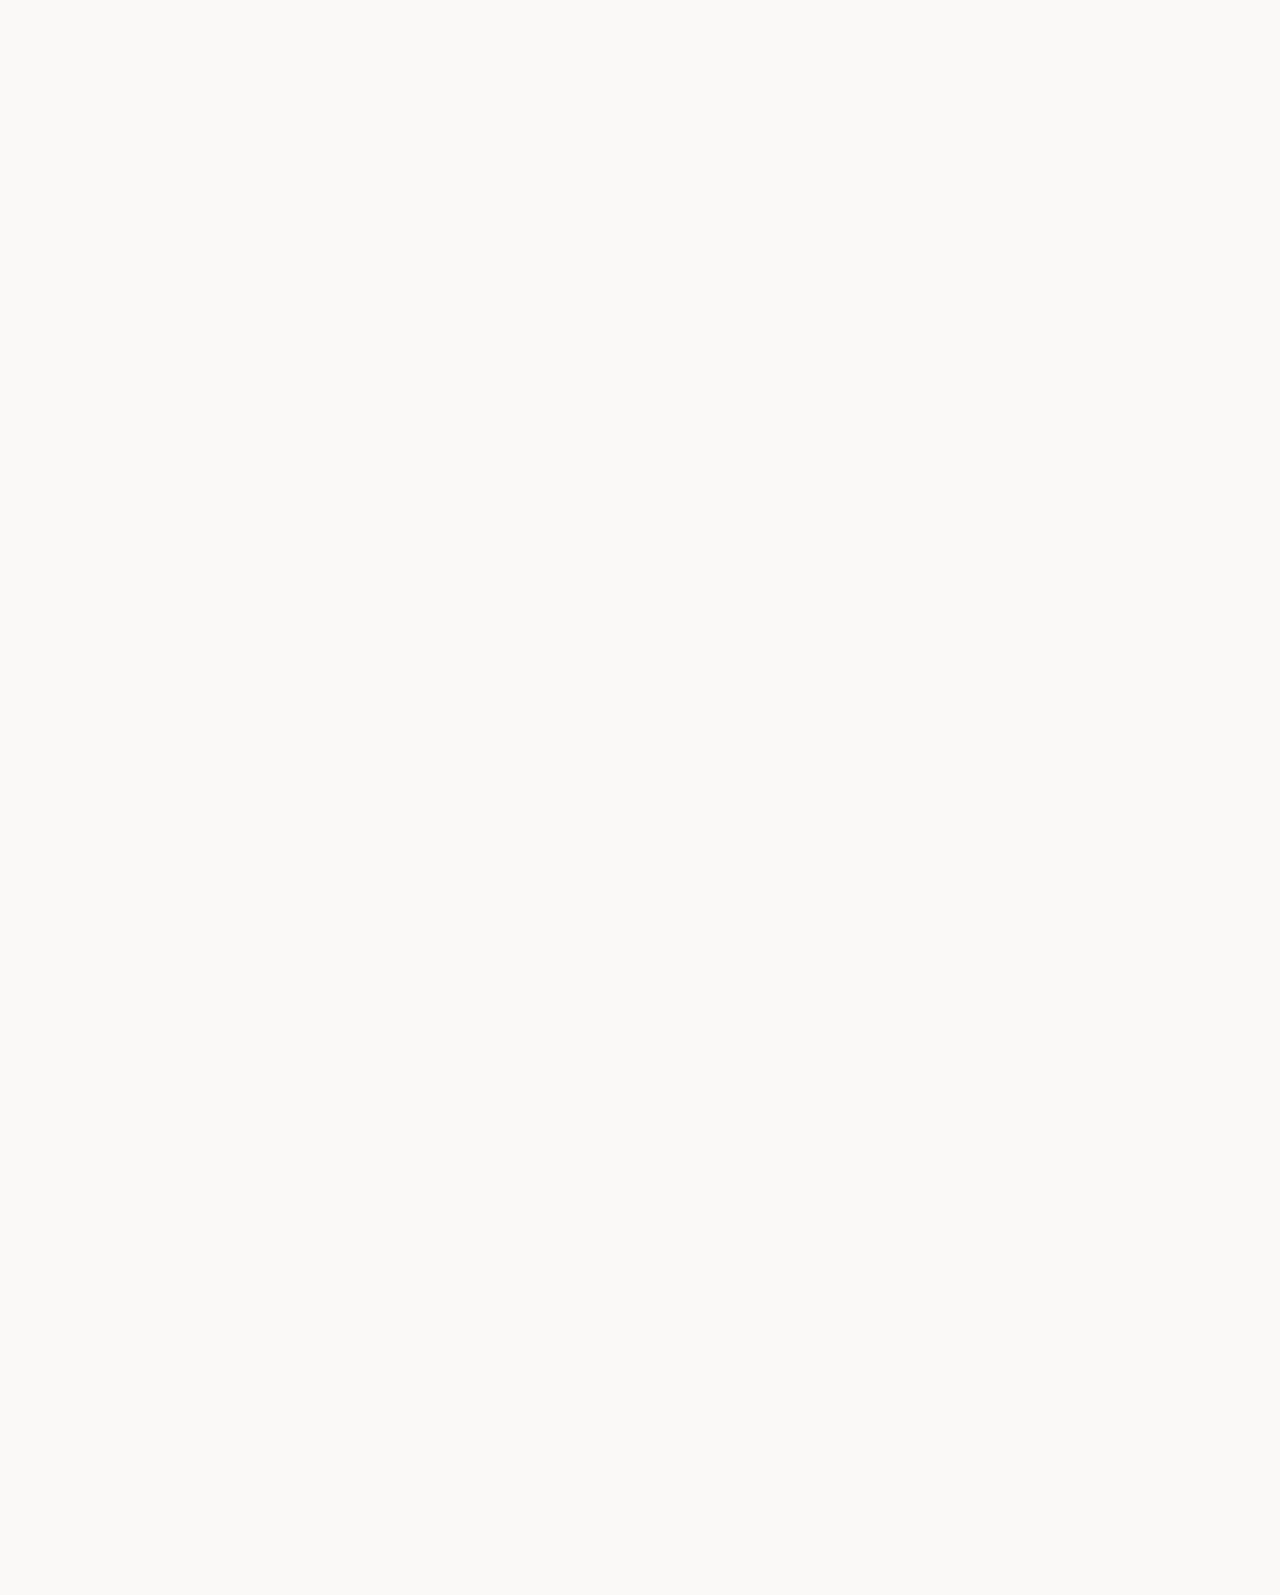
<file: experience.html>
<!DOCTYPE html>
<html lang="en">
<head>
    <meta charset="UTF-8">
    <meta name="viewport" content="width=device-width, initial-scale=1.0">
    <title>My Journey Sketches - Nikhil Sharma</title>
    <meta name="description" content="Follow Nikhil Sharma's hand-sketched career journey from medical imaging at IIT Delhi to AI research at Illinois Tech and Stanford University.">
    
    <!-- Google Fonts for Hand-Drawn Typography -->
    <link href="https://fonts.googleapis.com/css2?family=Caveat:wght@400;500;600;700&family=Kalam:wght@300;400;700&family=Architects+Daughter&display=swap" rel="stylesheet">
    
    <style>
        /* ===== RESET & VARIABLES ===== */
        * {
            margin: 0;
            padding: 0;
            box-sizing: border-box;
        }

        :root {
            /* Monochromatic Sketch Palette */
            --sketch-black: #2c2c2c;
            --paper-cream: #faf9f7;
            --sketch-gray: #555555;
            --sketch-light: #777777;
            --accent-sketch: #e2e8f0;
            --paper-white: #fefefe;
            --shadow-sketch: rgba(44, 44, 44, 0.1);
            --border-sketch: rgba(44, 44, 44, 0.2);
        }

        /* ===== BODY & PAPER TEXTURE ===== */
        body {
            font-family: 'Kalam', cursive;
            line-height: 1.7;
            color: var(--sketch-black);
            background: var(--paper-cream);
            /* Hand-drawn paper texture with subtle grains */
            background-image: 
                radial-gradient(circle at 25% 25%, #f7f3f0 1px, transparent 1px),
                radial-gradient(circle at 75% 75%, #f7f3f0 1px, transparent 1px),
                radial-gradient(circle at 50% 50%, #f5f1ee 0.5px, transparent 0.5px);
            background-size: 50px 50px, 50px 50px, 25px 25px;
            background-attachment: fixed;
        }

        /* Ruled notebook lines overlay */
        body::before {
            content: '';
            position: fixed;
            top: 0;
            left: 0;
            width: 100%;
            height: 100%;
            background-image: 
                repeating-linear-gradient(
                    0deg,
                    transparent,
                    transparent 30px,
                    rgba(44, 44, 44, 0.08) 30px,
                    rgba(44, 44, 44, 0.08) 31px
                );
            pointer-events: none;
            z-index: -1;
        }

        /* ===== HEADER ===== */
        .header {
            position: fixed;
            top: 0;
            left: 0;
            right: 0;
            background: var(--paper-cream);
            z-index: 100;
            padding: 1rem 0;
            border-bottom: 2px solid var(--sketch-black);
            box-shadow: 0 2px 15px var(--shadow-sketch);
            transform: rotate(-0.2deg);
        }

        /* Hand-drawn divider under header */
        .header::after {
            content: '';
            position: absolute;
            bottom: -4px;
            left: 20px;
            right: 20px;
            height: 3px;
            background-image: url("data:image/svg+xml,%3Csvg xmlns='http://www.w3.org/2000/svg' viewBox='0 0 100 6'%3E%3Cpath d='M0,3 Q25,1 50,4 Q75,2 100,3' stroke='%23777' fill='none' stroke-width='2' stroke-linecap='round'/%3E%3C/svg%3E");
            background-repeat: repeat-x;
        }

        .header-content {
            max-width: 1200px;
            margin: 0 auto;
            display: flex;
            justify-content: space-between;
            align-items: center;
            padding: 0 2rem;
        }

        .logo {
            font-family: 'Caveat', cursive;
            font-weight: 700;
            font-size: 2.2rem;
            color: var(--sketch-black);
            text-decoration: none;
            transform: rotate(-1.5deg);
            position: relative;
            text-shadow: 1px 1px 0px rgba(44, 44, 44, 0.1);
        }

        /* Target doodle next to logo */
        .logo::after {
            content: '🎯';
            position: absolute;
            top: -12px;
            right: -30px;
            font-size: 1.2rem;
            transform: rotate(25deg);
            animation: targetSpin 8s linear infinite;
        }

        @keyframes targetSpin {
            from { transform: rotate(25deg); }
            to { transform: rotate(385deg); }
        }

        .nav-menu {
            display: flex;
            gap: 1.5rem;
            list-style: none;
            font-family: 'Architects Daughter', cursive;
        }

        .nav-link {
            color: var(--sketch-gray);
            text-decoration: none;
            font-weight: 400;
            font-size: 1.1rem;
            padding: 0.6rem 1.2rem;
            border-radius: 20px;
            transition: all 0.3s ease;
            position: relative;
            transform: rotate(0.8deg);
        }

        .nav-link:nth-child(even) {
            transform: rotate(-0.8deg);
        }

        .nav-link:hover, .nav-link.active {
            color: var(--sketch-black);
            background: var(--accent-sketch);
            transform: rotate(0deg) scale(1.05);
            box-shadow: 2px 2px 8px var(--shadow-sketch);
        }

        /* ===== MAIN CONTENT ===== */
        .main-content {
            max-width: 1200px;
            margin: 0 auto;
            padding: 6rem 2rem 2rem;
        }

        /* ===== HERO SECTION ===== */
        .hero {
            text-align: center;
            margin: 3rem 0;
            position: relative;
        }

        /* Floating doodles around hero */
        .hero::before {
            content: '';
            position: absolute;
            top: -30px;
            right: 12%;
            width: 100px;
            height: 100px;
            background-image: url("data:image/svg+xml,%3Csvg xmlns='http://www.w3.org/2000/svg' viewBox='0 0 100 100'%3E%3Cpath d='M20,50 Q50,20 80,50 Q70,80 40,70 Q10,60 20,50' stroke='%23aaa' fill='none' stroke-width='2' stroke-dasharray='4,4' stroke-linecap='round'/%3E%3Ccircle cx='50' cy='50' r='15' stroke='%23ccc' fill='none' stroke-width='1'/%3E%3C/svg%3E");
            background-repeat: no-repeat;
            opacity: 0.3;
            transform: rotate(20deg);
            animation: journeyDoodle 15s ease-in-out infinite;
        }

        @keyframes journeyDoodle {
            0%, 100% { transform: rotate(20deg) translateY(0px); }
            50% { transform: rotate(20deg) translateY(-15px); }
        }

        .hero-title {
            font-family: 'Caveat', cursive;
            font-size: clamp(3rem, 8vw, 5rem);
            font-weight: 700;
            color: var(--sketch-black);
            margin-bottom: 1rem;
            transform: rotate(-0.8deg);
            position: relative;
            text-shadow: 1px 1px 0px rgba(44, 44, 44, 0.1);
        }

        /* Hand-drawn underline for hero title */
        .hero-title::after {
            content: '';
            position: absolute;
            bottom: -15px;
            left: 50%;
            transform: translateX(-50%);
            width: 280px;
            height: 6px;
            background-image: url("data:image/svg+xml,%3Csvg xmlns='http://www.w3.org/2000/svg' viewBox='0 0 100 12'%3E%3Cpath d='M0,6 Q25,3 50,8 Q75,10 100,6' stroke='%23777' fill='none' stroke-width='3' stroke-linecap='round'/%3E%3C/svg%3E");
            background-repeat: repeat-x;
        }

        .hero-subtitle {
            font-family: 'Kalam', cursive;
            font-size: 1.4rem;
            color: var(--sketch-gray);
            margin-bottom: 3rem;
            max-width: 800px;
            margin-left: auto;
            margin-right: auto;
        }

        /* ===== TIMELINE SECTION ===== */
        .timeline {
            margin: 4rem 0;
            position: relative;
        }

        /* Hand-drawn timeline line */
        .timeline::before {
            content: '';
            position: absolute;
            left: 50%;
            top: 0;
            bottom: 0;
            width: 6px;
            background-image: url("data:image/svg+xml,%3Csvg xmlns='http://www.w3.org/2000/svg' viewBox='0 0 6 100'%3E%3Cpath d='M3,0 Q2,25 4,50 Q2,75 3,100' stroke='%23999' fill='none' stroke-width='4' stroke-dasharray='8,4' stroke-linecap='round'/%3E%3C/svg%3E");
            background-repeat: repeat-y;
            transform: translateX(-50%);
            opacity: 0.4;
        }

        /* ===== EXPERIENCE ITEMS ===== */
        .experience-item {
            display: grid;
            grid-template-columns: 1fr 120px 1fr;
            gap: 2.5rem;
            align-items: center;
            margin-bottom: 5rem;
            position: relative;
        }

        .experience-item:nth-child(even) {
            direction: rtl;
        }

        .experience-item:nth-child(even) * {
            direction: ltr;
        }

        .experience-card {
            background: var(--paper-white);
            border: 4px solid var(--sketch-black);
            border-radius: 28px;
            padding: 2.5rem;
            position: relative;
            transform: rotate(0.8deg);
            transition: all 0.5s ease;
            box-shadow: 10px 10px 30px var(--shadow-sketch);
        }

        .experience-item:nth-child(even) .experience-card {
            transform: rotate(-0.8deg);
        }

        .experience-card:hover {
            transform: rotate(0deg) scale(1.02);
            box-shadow: 15px 15px 40px rgba(44, 44, 44, 0.15);
        }

        /* Multiple border layers for hand-drawn effect */
        .experience-card::before {
            content: '';
            position: absolute;
            top: -8px;
            left: -8px;
            right: -8px;
            bottom: -8px;
            border: 2px solid var(--sketch-light);
            border-radius: 28px;
            transform: rotate(1.2deg);
            z-index: -1;
        }

        /* ===== TIMELINE NODE ===== */
        .timeline-node {
            width: 120px;
            height: 120px;
            background: var(--paper-white);
            border: 4px solid var(--sketch-black);
            border-radius: 50%;
            display: flex;
            align-items: center;
            justify-content: center;
            font-size: 3rem;
            position: relative;
            z-index: 10;
            box-shadow: 0 0 30px var(--shadow-sketch);
            transform: rotate(-8deg);
        }

        /* Multiple border layers for timeline node */
        .timeline-node::before {
            content: '';
            position: absolute;
            top: -8px;
            left: -8px;
            right: -8px;
            bottom: -8px;
            border: 2px solid var(--sketch-gray);
            border-radius: 50%;
            transform: rotate(12deg);
            z-index: -1;
        }

        /* ===== EXPERIENCE CONTENT STYLES ===== */
        .exp-period {
            font-family: 'Architects Daughter', cursive;
            background: var(--sketch-black);
            color: var(--paper-white);
            padding: 0.6rem 1.2rem;
            border-radius: 20px;
            font-size: 0.9rem;
            font-weight: 600;
            display: inline-block;
            margin-bottom: 1.2rem;
            transform: rotate(-3deg);
        }

        .exp-title {
            font-family: 'Caveat', cursive;
            font-size: 2.2rem;
            font-weight: 700;
            color: var(--sketch-black);
            margin-bottom: 0.5rem;
            line-height: 1.2;
        }

        .exp-company {
            font-family: 'Kalam', cursive;
            color: var(--sketch-gray);
            font-weight: 600;
            font-size: 1.2rem;
            margin-bottom: 0.5rem;
        }

        .exp-location {
            font-family: 'Kalam', cursive;
            color: var(--sketch-light);
            font-size: 1rem;
            margin-bottom: 1.5rem;
            font-style: italic;
        }

        .exp-description {
            font-family: 'Kalam', cursive;
            color: var(--sketch-gray);
            margin-bottom: 2rem;
            line-height: 1.7;
        }

        .exp-highlights {
            list-style: none;
            margin-bottom: 2rem;
        }

        .exp-highlights li {
            font-family: 'Kalam', cursive;
            color: var(--sketch-gray);
            margin-bottom: 0.8rem;
            padding-left: 2rem;
            position: relative;
            line-height: 1.6;
        }

        .exp-highlights li::before {
            content: '✓';
            position: absolute;
            left: 0;
            color: var(--sketch-black);
            font-weight: bold;
            font-size: 1.2rem;
            transform: rotate(-8deg);
        }

        .exp-metrics {
            display: flex;
            gap: 1.5rem;
            flex-wrap: wrap;
            justify-content: center;
        }

        .exp-metric {
            text-align: center;
            padding: 1rem;
            border: 2px solid var(--sketch-light);
            border-radius: 15px;
            background: var(--accent-sketch);
            transform: rotate(-1.2deg);
            min-width: 90px;
        }

        .exp-metric:nth-child(even) {
            transform: rotate(1.2deg);
        }

        .metric-value {
            font-family: 'Caveat', cursive;
            font-size: 1.6rem;
            font-weight: 700;
            color: var(--sketch-black);
            display: block;
        }

        .metric-label {
            font-family: 'Kalam', cursive;
            font-size: 0.8rem;
            color: var(--sketch-gray);
            margin-top: 0.3rem;
        }

        /* ===== SKILLS SECTION ===== */
        .skills-section {
            margin: 6rem 0;
            padding: 3.5rem;
            background: var(--paper-white);
            border: 4px solid var(--sketch-black);
            border-radius: 35px;
            position: relative;
            transform: rotate(-0.5deg);
            box-shadow: 12px 12px 35px var(--shadow-sketch);
        }

        /* Multiple border layers for skills section */
        .skills-section::before {
            content: '';
            position: absolute;
            top: -8px;
            left: -8px;
            right: -8px;
            bottom: -8px;
            border: 2px solid var(--sketch-gray);
            border-radius: 35px;
            transform: rotate(1deg);
            z-index: -1;
        }

        .skills-title {
            font-family: 'Caveat', cursive;
            font-size: 3.2rem;
            font-weight: 700;
            text-align: center;
            margin-bottom: 3rem;
            color: var(--sketch-black);
            transform: rotate(0.8deg);
        }

        .skills-grid {
            display: grid;
            grid-template-columns: repeat(auto-fit, minmax(320px, 1fr));
            gap: 2.5rem;
        }

        .skill-category {
            padding: 2.5rem;
            border: 3px solid var(--sketch-light);
            border-radius: 25px;
            background: var(--accent-sketch);
            transform: rotate(0.8deg);
            position: relative;
            transition: all 0.4s ease;
        }

        .skill-category:nth-child(even) {
            transform: rotate(-0.8deg);
        }

        .skill-category:hover {
            transform: rotate(0deg) scale(1.02);
            box-shadow: 8px 8px 25px var(--shadow-sketch);
        }

        .skill-category-title {
            font-family: 'Caveat', cursive;
            font-size: 2rem;
            font-weight: 600;
            color: var(--sketch-black);
            margin-bottom: 1.5rem;
            text-align: center;
        }

        .skill-list {
            list-style: none;
        }

        .skill-item {
            font-family: 'Kalam', cursive;
            display: flex;
            justify-content: space-between;
            align-items: center;
            margin-bottom: 1rem;
            padding: 0.5rem 0;
        }

        .skill-name {
            color: var(--sketch-gray);
            font-weight: 500;
        }

        .skill-level {
            font-family: 'Architects Daughter', cursive;
            background: var(--sketch-black);
            color: var(--paper-white);
            padding: 0.3rem 0.8rem;
            border-radius: 15px;
            font-size: 0.8rem;
            font-weight: 600;
            transform: rotate(-3deg);
        }

        /* ===== BOTTOM CTA SECTION ===== */
        .cta-section {
            background: var(--sketch-black);
            color: var(--paper-white);
            padding: 4rem 3rem;
            border-radius: 40px;
            text-align: center;
            margin: 4rem 0;
            position: relative;
            transform: rotate(-0.8deg);
            box-shadow: 12px 12px 35px var(--shadow-sketch);
        }

        /* Hand-drawn border inside CTA section */
        .cta-section::before {
            content: '';
            position: absolute;
            top: 20px;
            left: 20px;
            right: 20px;
            bottom: 20px;
            border: 2px dashed var(--paper-white);
            border-radius: 30px;
            opacity: 0.4;
        }

        .cta-title {
            font-family: 'Caveat', cursive;
            font-size: 2.8rem;
            font-weight: 700;
            margin-bottom: 1.5rem;
        }

        .cta-text {
            font-family: 'Kalam', cursive;
            font-size: 1.2rem;
            margin-bottom: 3rem;
            opacity: 0.9;
            max-width: 600px;
            margin-left: auto;
            margin-right: auto;
        }

        .cta-buttons {
            display: flex;
            gap: 1.5rem;
            justify-content: center;
            flex-wrap: wrap;
        }

        .cta-btn {
            font-family: 'Architects Daughter', cursive;
            background: var(--paper-white);
            color: var(--sketch-black);
            padding: 1.2rem 2.5rem;
            border-radius: 28px;
            text-decoration: none;
            font-weight: 600;
            transition: all 0.4s ease;
            display: inline-flex;
            align-items: center;
            gap: 0.8rem;
            border: 3px solid var(--paper-white);
            transform: rotate(2deg);
            box-shadow: 4px 4px 15px rgba(255, 255, 255, 0.1);
        }

        .cta-btn:nth-child(even) {
            transform: rotate(-2deg);
        }

        .cta-btn:hover {
            background: transparent;
            color: var(--paper-white);
            transform: rotate(0deg) scale(1.08);
            box-shadow: 6px 6px 20px rgba(255, 255, 255, 0.2);
        }

        /* ===== FLOATING DOODLES ===== */
        .floating-doodle {
            position: fixed;
            font-size: 1.8rem;
            opacity: 0.15;
            animation: floatJourney 30s ease-in-out infinite;
            pointer-events: none;
        }

        .floating-doodle:nth-child(1) { top: 25%; right: 8%; animation-delay: 0s; }
        .floating-doodle:nth-child(2) { top: 65%; left: 8%; animation-delay: 10s; }
        .floating-doodle:nth-child(3) { top: 40%; right: 12%; animation-delay: 20s; }

        @keyframes floatJourney {
            0%, 100% { transform: translateY(0) rotate(0deg); }
            25% { transform: translateY(-40px) rotate(15deg); }
            50% { transform: translateY(-20px) rotate(-15deg); }
            75% { transform: translateY(-50px) rotate(10deg); }
        }

        /* ===== MOBILE RESPONSIVE ===== */
        @media (max-width: 768px) {
            .header-content {
                padding: 0 1rem;
            }

            .nav-menu {
                display: none;
            }

            .main-content {
                padding: 5rem 1rem 2rem;
            }

            .timeline::before {
                left: 2rem;
            }

            .experience-item {
                grid-template-columns: 1fr;
                text-align: center;
                gap: 2rem;
            }

            .experience-item:nth-child(even) {
                direction: ltr;
            }

            .timeline-node {
                margin: 0 auto;
                width: 100px;
                height: 100px;
                font-size: 2.5rem;
            }

            .skills-section {
                padding: 2.5rem 1.5rem;
            }

            .skills-grid {
                grid-template-columns: 1fr;
            }

            .exp-metrics {
                gap: 1rem;
            }

            .cta-buttons {
                flex-direction: column;
                align-items: center;
            }
        }

        /* ===== SCROLL REVEAL ANIMATION ===== */
        .reveal {
            opacity: 0;
            transform: translateY(40px) rotate(0deg);
            transition: all 0.9s ease;
        }

        .reveal.revealed {
            opacity: 1;
            transform: translateY(0) rotate(var(--random-rotation, 1deg));
        }
    </style>
</head>
<body>
    <!-- Floating doodles -->
    <div class="floating-doodle">🎯</div>
    <div class="floating-doodle">💡</div>
    <div class="floating-doodle">🚀</div>

    <!-- Header -->
    <header class="header">
        <div class="header-content">
            <a href="index.html" class="logo">Journey Sketches</a>
            <nav>
                <ul class="nav-menu">
                    <li><a href="index.html" class="nav-link">Home</a></li>
                    <li><a href="about.html" class="nav-link">About</a></li>
                    <li><a href="industry-work.html" class="nav-link">Industry</a></li>
                    <li><a href="research.html" class="nav-link">Research</a></li>
                    <li><a href="open-source.html" class="nav-link">Open</a></li>
                    <li><a href="experience.html" class="nav-link active">Experience</a></li>
                    <li><a href="index.html#contact" class="nav-link">Connect</a></li>
            </ul>
    </nav>
        </div>
    </header>

    <!-- Main Content -->
    <main class="main-content">
    <!-- Hero Section -->
    <section class="hero">
            <h1 class="hero-title">My Journey Sketches</h1>
            <p class="hero-subtitle">
                From sketching medical AI solutions at IIT Delhi to drawing secure systems at Stanford - 
                here's how I've been turning ideas into reality across three amazing institutions.
            </p>
        </section>

        <!-- Timeline -->
        <section class="timeline">
            <!-- Current: Flam AI -->
            <div class="experience-item reveal">
                <div class="experience-card">
                    <div class="exp-period">Aug 2025 - Present</div>
                    <h3 class="exp-title">Senior Research Engineer</h3>
                    <div class="exp-company">Flam AI</div>
                    <div class="exp-location">Current Role</div>
                    
                    <p class="exp-description">
                        Leading cutting-edge AI research and development at Flam AI, focusing on generative AI systems 
                        and production machine learning. Building next-generation text-to-video models and optimizing 
                        ML infrastructure for enterprise deployment.
                    </p>
                    
                    <ul class="exp-highlights">
                        <li>Leading Text-to-Video generation development with Wan2.1 and Wan2.2 models</li>
                        <li>Developing high-performance CUDA kernels for optimized AI inference</li>
                        <li>Building downstream applications with self-supervised image encoders</li>
                        <li>Mentoring AI research teams and establishing ML engineering best practices</li>
                    </ul>
                    
                    <div class="exp-metrics">
                        <div class="exp-metric">
                            <span class="metric-value">Current</span>
                            <div class="metric-label">Role</div>
                    </div>
                        <div class="exp-metric">
                            <span class="metric-value">Generative</span>
                            <div class="metric-label">AI Focus</div>
                </div>
                        <div class="exp-metric">
                            <span class="metric-value">Production</span>
                            <div class="metric-label">Scale</div>
            </div>
        </div>
            </div>

                <div class="timeline-node">🔥</div>
                
                <div style="grid-column: 3;"></div>
                        </div>

            <!-- Past Collaborations -->
            <div class="experience-item reveal">
                <div style="grid-column: 1;"></div>
                
                <div class="timeline-node">🔒</div>
                
                <div class="experience-card">
                    <div class="exp-period">Aug 2023 - June 2025 (Completed)</div>
                    <h3 class="exp-title">Research Collaborator</h3>
                    <div class="exp-company">Stanford University SPrinT</div>
                    <div class="exp-location">Stanford, CA (Remote Collaboration)</div>
                    
                    <p class="exp-description">
                        Successfully completed collaboration on secure edge computing systems for federal neuroscience research. 
                        Worked with Dr. Mehrdad Shamloo to build NSA-compliant ML systems that process sensitive 
                        behavioral data in real-time. Project concluded with successful deployment.
                    </p>
                    
                    <ul class="exp-highlights">
                        <li>Built secure ML pipelines with NSA compliance for classified research</li>
                        <li>Deployed multimodal models on AWS with federal security standards</li>
                        <li>Achieved &lt;10ms inference latency while maintaining 100% security</li>
                        <li>Project completed and research published in academic venues</li>
                    </ul>
                    
                    <div class="exp-metrics">
                        <div class="exp-metric">
                            <span class="metric-value">Completed</span>
                            <div class="metric-label">Status</div>
                        </div>
                        <div class="exp-metric">
                            <span class="metric-value">100%</span>
                            <div class="metric-label">Secure</div>
                        </div>
                        <div class="exp-metric">
                            <span class="metric-value">Published</span>
                            <div class="metric-label">Research</div>
                        </div>
                    </div>
                </div>
                        </div>

            <!-- Masters at Illinois Tech -->
            <div class="experience-item reveal">
                <div class="experience-card">
                    <div class="exp-period">Aug 2023 - May 2025 (Completed)</div>
                    <h3 class="exp-title">Masters Student & Teaching Assistant</h3>
                    <div class="exp-company">Illinois Institute of Technology</div>
                    <div class="exp-location">Chicago, IL</div>
                    
                    <p class="exp-description">
                        Successfully completed Masters in Computer Science while conducting research in multimodal learning 
                        and foundation models. Taught and mentored graduate students while contributing to cutting-edge 
                        diffusion model research under Prof. Yan Yan.
                    </p>
                    
                    <ul class="exp-highlights">
                        <li>Completed Masters degree with research focus on multimodal learning</li>
                        <li>Taught 100+ grad students in Deep Learning and Computer Vision</li>
                        <li>Mentored 5 students on ML research projects</li>
                        <li>Published research papers including SSDL diffusion model</li>
                    </ul>
                    
                    <div class="exp-metrics">
                        <div class="exp-metric">
                            <span class="metric-value">MS</span>
                            <div class="metric-label">Completed</div>
                        </div>
                        <div class="exp-metric">
                            <span class="metric-value">4.8/5</span>
                            <div class="metric-label">Teaching</div>
                        </div>
                        <div class="exp-metric">
                            <span class="metric-value">Research</span>
                            <div class="metric-label">Published</div>
                        </div>
                    </div>
                </div>

                <div class="timeline-node">🎓</div>
                
                <div style="grid-column: 3;"></div>
                        </div>

            <!-- Industry Experience -->
            <div class="experience-item reveal">
                <div class="experience-card">
                    <div class="exp-period">Nov 2021 - Apr 2023</div>
                    <h3 class="exp-title">Machine Learning Engineer</h3>
                    <div class="exp-company">Matdun Labs India Pvt. Ltd.</div>
                    <div class="exp-location">Hyderabad, India</div>
                    
                    <p class="exp-description">
                        Sketched production-ready computer vision magic! Built systems that could see and understand 
                        human movement in real-time. From concept sketches to deployed products - learned how to 
                        make AI work in the real world.
                    </p>
                    
                    <ul class="exp-highlights">
                        <li>Developed human pose detection achieving 92% accuracy</li>
                        <li>Optimized models for 40% faster inference while keeping accuracy high</li>
                        <li>Built complete MLOps workflows from training to deployment</li>
                        <li>Led technical implementation of "Chabee" face recognition product</li>
                    </ul>
                    
                    <div class="exp-metrics">
                        <div class="exp-metric">
                            <span class="metric-value">92%</span>
                            <div class="metric-label">Accuracy</div>
                        </div>
                        <div class="exp-metric">
                            <span class="metric-value">-40%</span>
                            <div class="metric-label">Faster</div>
                        </div>
                        <div class="exp-metric">
                            <span class="metric-value">Production</span>
                            <div class="metric-label">Deployed</div>
                        </div>
                    </div>
                </div>

                <div class="timeline-node">💻</div>
                
                <div style="grid-column: 3;"></div>
                        </div>

            <!-- COVID Research -->
            <div class="experience-item reveal">
                <div style="grid-column: 1;"></div>
                
                <div class="timeline-node">🦠</div>
                
                <div class="experience-card">
                    <div class="exp-period">May 2020 - Sep 2022</div>
                    <h3 class="exp-title">COVID-19 Research Scientist</h3>
                    <div class="exp-company">Government of India - SERB Funded</div>
                    <div class="exp-location">Remote Collaboration</div>
                    
                    <p class="exp-description">
                        During the pandemic, I sketched algorithms to fight COVID-19! Analyzed over 10,000 viral 
                        genomes to understand how the virus was evolving. Science in service of humanity during 
                        one of the most challenging times in recent history.
                    </p>
                    
                    <ul class="exp-highlights">
                        <li>Analyzed 10,000+ SARS-CoV-2 genomes for genetic variability</li>
                        <li>Developed ML models for coronavirus prediction from sequences</li>
                        <li>Identified molecular targets for synthetic vaccine development</li>
                        <li>Co-authored 12+ papers on COVID-19 genomics and bioinformatics</li>
                    </ul>
                    
                    <div class="exp-metrics">
                        <div class="exp-metric">
                            <span class="metric-value">10K+</span>
                            <div class="metric-label">Genomes</div>
                        </div>
                        <div class="exp-metric">
                            <span class="metric-value">12+</span>
                            <div class="metric-label">Papers</div>
                        </div>
                        <div class="exp-metric">
                            <span class="metric-value">SERB</span>
                            <div class="metric-label">Funded</div>
                        </div>
                    </div>
                </div>
                        </div>

            <!-- Medical AI Research -->
            <div class="experience-item reveal">
                <div class="experience-card">
                    <div class="exp-period">Jun 2019 - Aug 2023</div>
                    <h3 class="exp-title">Medical AI Research Assistant</h3>
                    <div class="exp-company">IIT Delhi & AIIMS Delhi</div>
                    <div class="exp-location">New Delhi, India</div>
                    
                    <p class="exp-description">
                        Where it all started! Sketched my first AI models for medical imaging at India's top tech 
                        institute. Working with real doctors at AIIMS to build systems that could spot cancer 
                        and help patients - that's when I knew AI could change lives.
                    </p>
                    
                    <ul class="exp-highlights">
                        <li>Developed deep learning models for cancer detection and prognosis</li>
                        <li>Built 3D lung segmentation using adaptive algorithms</li>
                        <li>Collaborated with doctors at AIIMS for clinical validation</li>
                        <li>Won ISMRM Award 2020 for T1 mapping research in chemotherapy</li>
                    </ul>
                    
                    <div class="exp-metrics">
                        <div class="exp-metric">
                            <span class="metric-value">3D</span>
                            <div class="metric-label">Imaging</div>
                    </div>
                        <div class="exp-metric">
                            <span class="metric-value">ISMRM</span>
                            <div class="metric-label">Award</div>
                        </div>
                        <div class="exp-metric">
                            <span class="metric-value">Clinical</span>
                            <div class="metric-label">Validated</div>
                        </div>
                    </div>
                </div>

                <div class="timeline-node">🏥</div>
                
                <div style="grid-column: 3;"></div>
        </div>
    </section>

        <!-- Skills Section -->
        <section class="skills-section reveal">
            <h2 class="skills-title">Skills I've Sketched Along the Way</h2>
            <div class="skills-grid">
                <div class="skill-category">
                    <h3 class="skill-category-title">🧠 AI & Machine Learning</h3>
                    <ul class="skill-list">
                        <li class="skill-item">
                            <span class="skill-name">Deep Learning (PyTorch, TensorFlow)</span>
                            <span class="skill-level">Expert</span>
                        </li>
                        <li class="skill-item">
                            <span class="skill-name">Computer Vision</span>
                            <span class="skill-level">Expert</span>
                        </li>
                        <li class="skill-item">
                            <span class="skill-name">Diffusion Models</span>
                            <span class="skill-level">Advanced</span>
                        </li>
                        <li class="skill-item">
                            <span class="skill-name">Multimodal Learning</span>
                            <span class="skill-level">Advanced</span>
                        </li>
                        <li class="skill-item">
                            <span class="skill-name">Activity Recognition</span>
                            <span class="skill-level">Expert</span>
                        </li>
                    </ul>
                </div>

                <div class="skill-category">
                    <h3 class="skill-category-title">💻 Engineering & Development</h3>
                    <ul class="skill-list">
                        <li class="skill-item">
                            <span class="skill-name">Python (NumPy, Pandas, Scikit-learn)</span>
                            <span class="skill-level">Expert</span>
                        </li>
                        <li class="skill-item">
                            <span class="skill-name">CUDA Programming</span>
                            <span class="skill-level">Advanced</span>
                        </li>
                        <li class="skill-item">
                            <span class="skill-name">Git & Version Control</span>
                            <span class="skill-level">Expert</span>
                        </li>
                        <li class="skill-item">
                            <span class="skill-name">Docker & Containerization</span>
                            <span class="skill-level">Advanced</span>
                        </li>
                    </ul>
                </div>

                <div class="skill-category">
                    <h3 class="skill-category-title">☁️ Cloud & Infrastructure</h3>
                    <ul class="skill-list">
                        <li class="skill-item">
                            <span class="skill-name">AWS (EC2, S3, Lambda, SageMaker)</span>
                            <span class="skill-level">Advanced</span>
                        </li>
                        <li class="skill-item">
                            <span class="skill-name">Edge Computing & IoT</span>
                            <span class="skill-level">Advanced</span>
                        </li>
                        <li class="skill-item">
                            <span class="skill-name">MLOps & Model Deployment</span>
                            <span class="skill-level">Advanced</span>
                        </li>
                        <li class="skill-item">
                            <span class="skill-name">Security & Compliance</span>
                            <span class="skill-level">Advanced</span>
                        </li>
                    </ul>
                </div>

                <div class="skill-category">
                    <h3 class="skill-category-title">📊 Research & Communication</h3>
                    <ul class="skill-list">
                        <li class="skill-item">
                            <span class="skill-name">Academic Writing & Publications</span>
                            <span class="skill-level">Expert</span>
                        </li>
                        <li class="skill-item">
                            <span class="skill-name">Data Visualization</span>
                            <span class="skill-level">Advanced</span>
                        </li>
                        <li class="skill-item">
                            <span class="skill-name">Teaching & Mentoring</span>
                            <span class="skill-level">Expert</span>
                        </li>
                        <li class="skill-item">
                            <span class="skill-name">Peer Review & Editorial</span>
                            <span class="skill-level">Advanced</span>
                        </li>
                    </ul>
            </div>
        </div>
    </section>

        <!-- Bottom CTA -->
        <section class="cta-section reveal">
            <h2 class="cta-title">Want to Add Your Sketch to Mine?</h2>
            <p class="cta-text">
                Looking for someone who can sketch AI solutions from concept to deployment? Let's chat about your next project!
            </p>
            <div class="cta-buttons">
                <a href="mailto:sharmanikhiljiit@gmail.com" class="cta-btn">
                    ✉️ Let's Connect
                </a>
                <a href="research.html" class="cta-btn">
                    📚 See My Research
                </a>
        </div>
    </section>
    </main>

    <!-- JavaScript for Interactions -->
    <script>
        // Random rotations array for reveal animations
        const randomRotations = ['-1.2deg', '0.8deg', '-1.5deg', '1.1deg', '-0.9deg', '1.3deg'];

        /* ===== SCROLL REVEAL ANIMATIONS ===== */
        const observerOptions = {
            threshold: 0.15,
            rootMargin: '0px 0px -80px 0px'
        };

        const observer = new IntersectionObserver((entries) => {
            entries.forEach(entry => {
                if (entry.isIntersecting) {
                    const randomRotation = randomRotations[Math.floor(Math.random() * randomRotations.length)];
                    entry.target.style.setProperty('--random-rotation', randomRotation);
                    entry.target.classList.add('revealed');
                }
            });
        }, observerOptions);

        // Observe all elements with reveal class
        document.querySelectorAll('.reveal').forEach(el => {
            observer.observe(el);
        });

        /* ===== EXPERIENCE CARD HOVER EFFECTS ===== */
        document.querySelectorAll('.experience-card').forEach(card => {
            card.addEventListener('mouseenter', () => {
                card.style.transform = card.style.transform.replace(/rotate\([^)]*\)/, '') + ' rotate(0deg) scale(1.02)';
            });
            
            card.addEventListener('mouseleave', () => {
                const isEven = Array.from(document.querySelectorAll('.experience-item')).indexOf(card.closest('.experience-item')) % 2 === 0;
                const baseRotation = isEven ? 'rotate(0.8deg)' : 'rotate(-0.8deg)';
                card.style.transform = card.style.transform.replace(/rotate\([^)]*\)/, '').replace(/scale\([^)]*\)/, '') + ' ' + baseRotation;
            });
        });

        /* ===== SKILL CATEGORY HOVER EFFECTS ===== */
        document.querySelectorAll('.skill-category').forEach(category => {
            category.addEventListener('mouseenter', () => {
                category.style.transform = category.style.transform.replace(/rotate\([^)]*\)/, '') + ' rotate(0deg) scale(1.02)';
            });
            
            category.addEventListener('mouseleave', () => {
                const isEven = Array.from(category.parentNode.children).indexOf(category) % 2 === 0;
                const rotation = isEven ? 'rotate(0.8deg)' : 'rotate(-0.8deg)';
                category.style.transform = category.style.transform.replace(/rotate\([^)]*\)/, '').replace(/scale\([^)]*\)/, '') + ' ' + rotation;
            });
        });

        /* ===== SMOOTH SCROLLING ===== */
        document.querySelectorAll('a[href^="#"]').forEach(anchor => {
            anchor.addEventListener('click', function (e) {
                e.preventDefault();
                const target = document.querySelector(this.getAttribute('href'));
                if (target) {
                    target.scrollIntoView({
                        behavior: 'smooth',
                        block: 'start'
                    });
                }
            });
        });

        /* ===== SKETCH-STYLE CONSOLE MESSAGE ===== */
        console.log(`
    🎯✏️ Journey Sketches Loaded! ✏️🎯
    
    Thanks for following my journey through AI research!
    Each step has been a chance to learn, grow, and 
    hopefully make a positive impact on the world.
    
    ~ Nikhil's Career Adventure 🚀
        `);

        /* ===== ACCESSIBILITY ENHANCEMENTS ===== */
        // Reduce motion for users who prefer it
        if (window.matchMedia('(prefers-reduced-motion: reduce)').matches) {
            document.querySelectorAll('*').forEach(el => {
                el.style.animationDuration = '0.01ms !important';
                el.style.animationIterationCount = '1 !important';
                el.style.transitionDuration = '0.01ms !important';
            });
        }

        // Keyboard navigation enhancement
        document.addEventListener('keydown', (e) => {
            if (e.key === 'Tab') {
                document.body.classList.add('keyboard-navigation');
            }
        });

        document.addEventListener('mousedown', () => {
            document.body.classList.remove('keyboard-navigation');
        });
    </script>
</body>
</html>
</file>
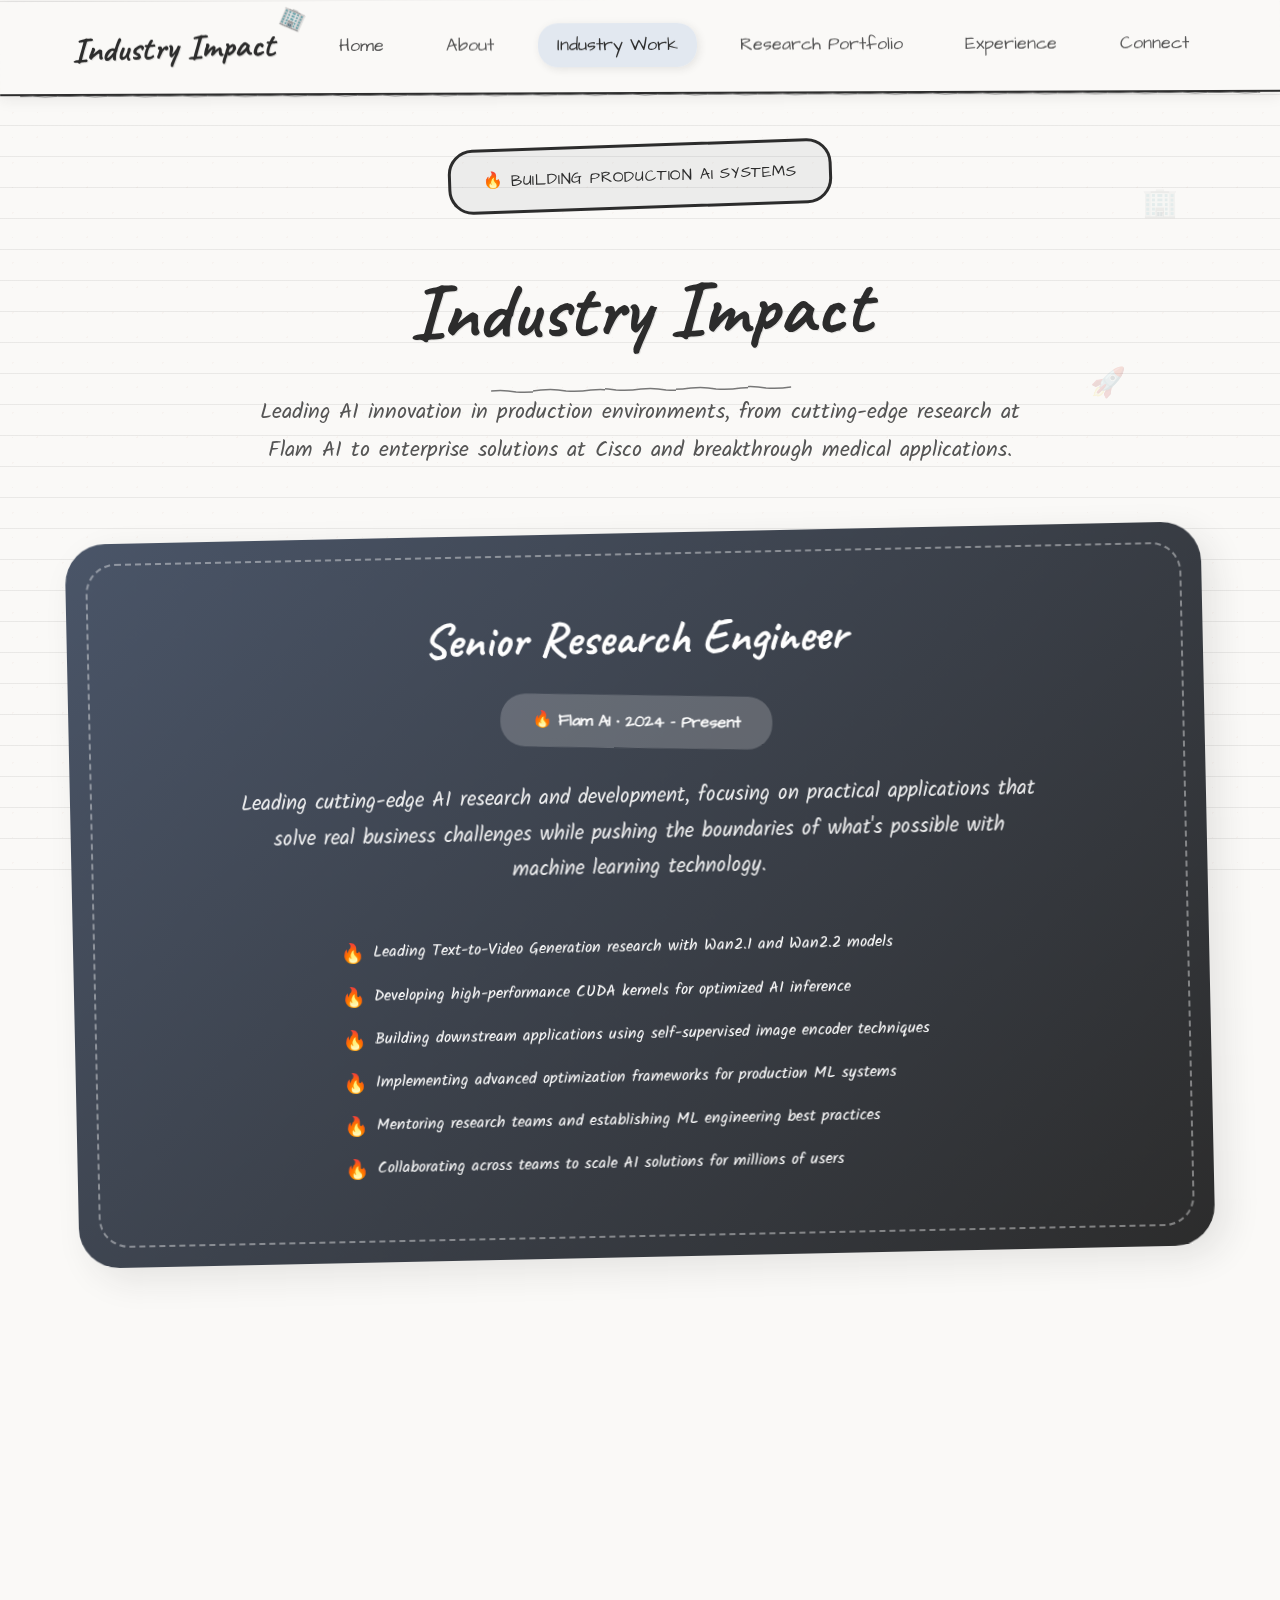
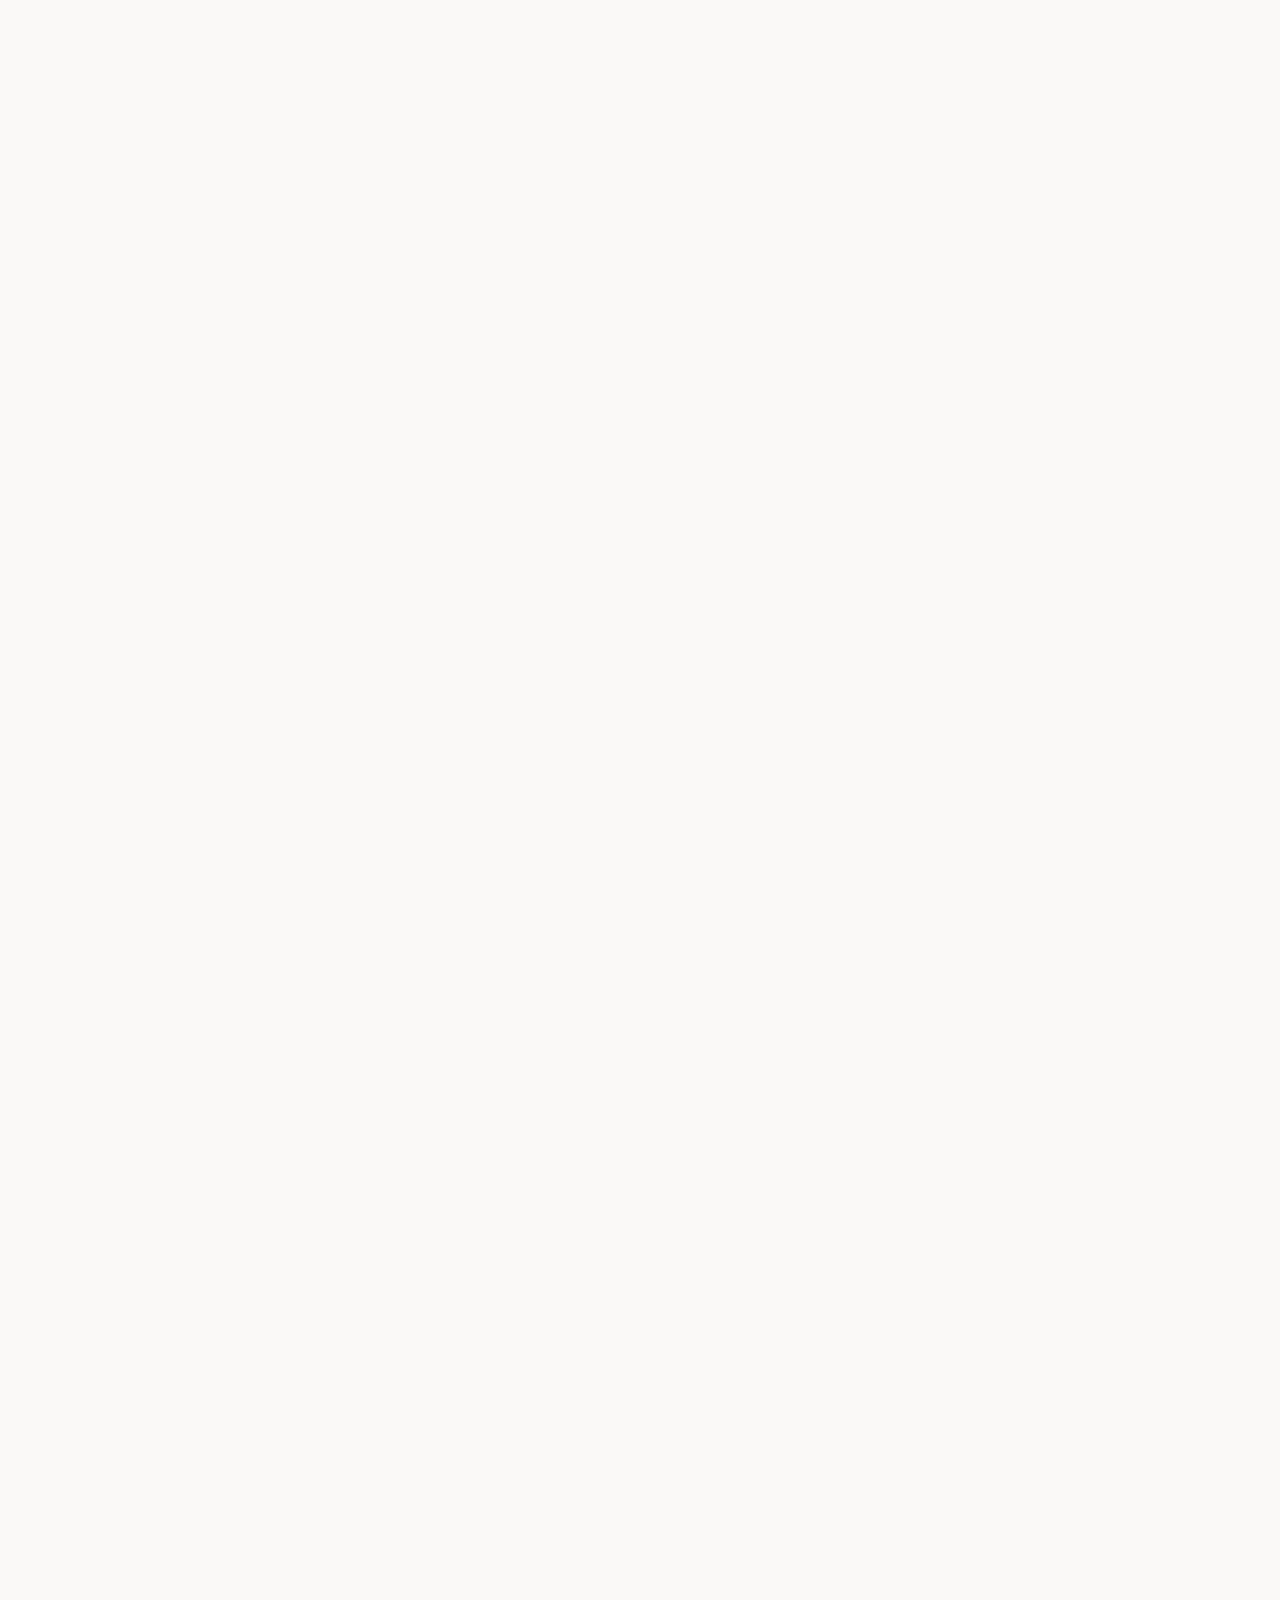
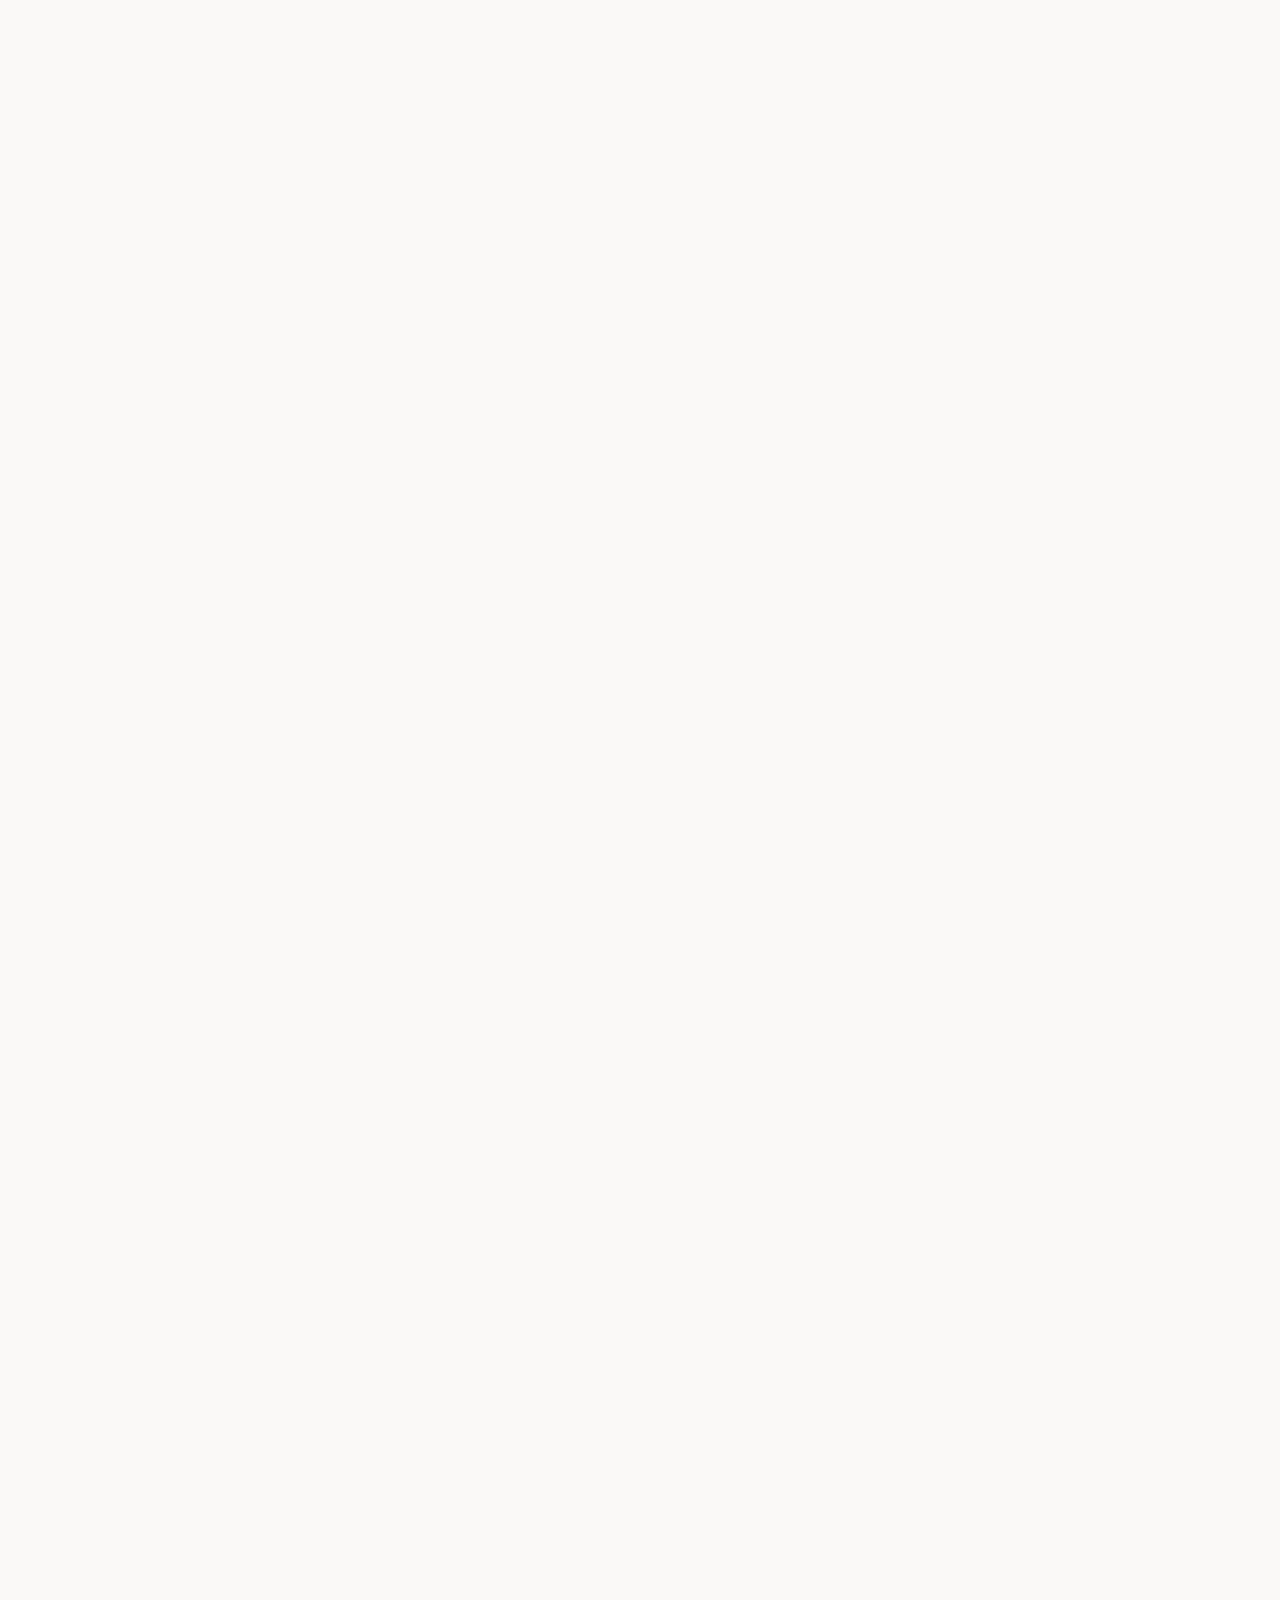
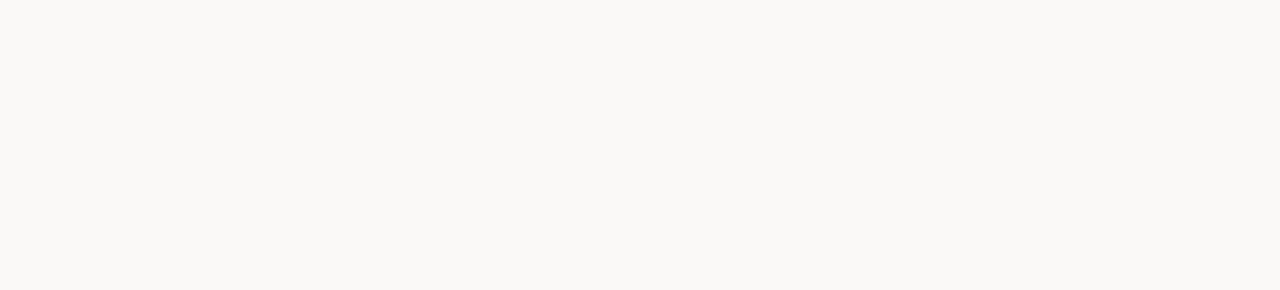
<file: industry-work.html>
<!DOCTYPE html>
<html lang="en">
<head>
    <meta charset="UTF-8">
    <meta name="viewport" content="width=device-width, initial-scale=1.0">
    <title>Industry Work - Nikhil Sharma | AI Research & Engineering</title>
    <meta name="description" content="Explore Nikhil Sharma's industry impact as Senior Research Engineer at Flam AI and previous roles at Cisco, with real-world AI applications and business solutions.">
    
    <!-- Google Fonts for Hand-Drawn Typography -->
    <link href="https://fonts.googleapis.com/css2?family=Caveat:wght@400;500;600;700&family=Kalam:wght@300;400;700&family=Architects+Daughter&display=swap" rel="stylesheet">
    
    <style>
        /* ===== RESET & VARIABLES ===== */
        * {
            margin: 0;
            padding: 0;
            box-sizing: border-box;
        }

        :root {
            /* Monochromatic Sketch Palette */
            --sketch-black: #2c2c2c;
            --paper-cream: #faf9f7;
            --sketch-gray: #555555;
            --sketch-light: #777777;
            --accent-sketch: #e2e8f0;
            --paper-white: #fefefe;
            --shadow-sketch: rgba(44, 44, 44, 0.1);
            --border-sketch: rgba(44, 44, 44, 0.2);
            --flam-accent: #4a5568;
            --cisco-accent: #1ba0d7;
        }

        /* ===== BODY & PAPER TEXTURE ===== */
        body {
            font-family: 'Kalam', cursive;
            line-height: 1.7;
            color: var(--sketch-black);
            background: var(--paper-cream);
            /* Hand-drawn paper texture with subtle grains */
            background-image: 
                radial-gradient(circle at 25% 25%, #f7f3f0 1px, transparent 1px),
                radial-gradient(circle at 75% 75%, #f7f3f0 1px, transparent 1px),
                radial-gradient(circle at 50% 50%, #f5f1ee 0.5px, transparent 0.5px);
            background-size: 50px 50px, 50px 50px, 25px 25px;
            background-attachment: fixed;
        }

        /* Ruled notebook lines overlay */
        body::before {
            content: '';
            position: fixed;
            top: 0;
            left: 0;
            width: 100%;
            height: 100%;
            background-image: 
                repeating-linear-gradient(
                    0deg,
                    transparent,
                    transparent 30px,
                    rgba(44, 44, 44, 0.08) 30px,
                    rgba(44, 44, 44, 0.08) 31px
                );
            pointer-events: none;
            z-index: -1;
        }

        /* ===== HEADER ===== */
        .header {
            position: fixed;
            top: 0;
            left: 0;
            right: 0;
            background: var(--paper-cream);
            z-index: 100;
            padding: 1rem 0;
            border-bottom: 2px solid var(--sketch-black);
            box-shadow: 0 2px 15px var(--shadow-sketch);
            transform: rotate(-0.2deg);
        }

        /* Hand-drawn divider under header */
        .header::after {
            content: '';
            position: absolute;
            bottom: -4px;
            left: 20px;
            right: 20px;
            height: 3px;
            background-image: url("data:image/svg+xml,%3Csvg xmlns='http://www.w3.org/2000/svg' viewBox='0 0 100 6'%3E%3Cpath d='M0,3 Q25,1 50,4 Q75,2 100,3' stroke='%23777' fill='none' stroke-width='2' stroke-linecap='round'/%3E%3C/svg%3E");
            background-repeat: repeat-x;
        }

        .header-content {
            max-width: 1200px;
            margin: 0 auto;
            display: flex;
            justify-content: space-between;
            align-items: center;
            padding: 0 2rem;
        }

        .logo {
            font-family: 'Caveat', cursive;
            font-weight: 700;
            font-size: 2.2rem;
            color: var(--sketch-black);
            text-decoration: none;
            transform: rotate(-1.5deg);
            position: relative;
            text-shadow: 1px 1px 0px rgba(44, 44, 44, 0.1);
        }

        /* Industry icon next to logo */
        .logo::after {
            content: '🏢';
            position: absolute;
            top: -12px;
            right: -30px;
            font-size: 1.2rem;
            transform: rotate(25deg);
            animation: industryPulse 4s ease-in-out infinite;
        }

        @keyframes industryPulse {
            0%, 100% { transform: rotate(25deg) scale(1); }
            50% { transform: rotate(25deg) scale(1.1); }
        }

        .nav-menu {
            display: flex;
            gap: 1.5rem;
            list-style: none;
            font-family: 'Architects Daughter', cursive;
        }

        .nav-link {
            color: var(--sketch-gray);
            text-decoration: none;
            font-weight: 400;
            font-size: 1.1rem;
            padding: 0.6rem 1.2rem;
            border-radius: 20px;
            transition: all 0.3s ease;
            position: relative;
            transform: rotate(0.8deg);
        }

        .nav-link:nth-child(even) {
            transform: rotate(-0.8deg);
        }

        .nav-link:hover, .nav-link.active {
            color: var(--sketch-black);
            background: var(--accent-sketch);
            transform: rotate(0deg) scale(1.05);
            box-shadow: 2px 2px 8px var(--shadow-sketch);
        }

        /* ===== MAIN CONTENT ===== */
        .main-content {
            max-width: 1200px;
            margin: 0 auto;
            padding: 6rem 2rem 2rem;
        }

        /* ===== HERO SECTION ===== */
        .hero {
            text-align: center;
            margin: 3rem 0;
            position: relative;
        }

        .hero-badge {
            background: rgba(74, 85, 104, 0.08);
            border: 3px solid var(--sketch-black);
            border-radius: 25px;
            padding: 1rem 2rem;
            margin-bottom: 2rem;
            font-family: 'Architects Daughter', cursive;
            font-size: 1rem;
            text-transform: uppercase;
            letter-spacing: 0.05em;
            color: var(--sketch-black);
            display: inline-block;
            transform: rotate(-2deg);
            animation: industryGlow 4s ease-in-out infinite alternate;
        }

        @keyframes industryGlow {
            from { 
                box-shadow: 0 0 15px rgba(44, 44, 44, 0.1);
                border-color: var(--sketch-black);
            }
            to { 
                box-shadow: 0 0 25px rgba(44, 44, 44, 0.2);
                border-color: var(--sketch-gray);
            }
        }

        .hero-title {
            font-family: 'Caveat', cursive;
            font-size: clamp(3rem, 8vw, 5rem);
            font-weight: 700;
            color: var(--sketch-black);
            margin-bottom: 1rem;
            transform: rotate(-0.8deg);
            position: relative;
            text-shadow: 1px 1px 0px rgba(44, 44, 44, 0.1);
        }

        /* Hand-drawn underline for hero title */
        .hero-title::after {
            content: '';
            position: absolute;
            bottom: -15px;
            left: 50%;
            transform: translateX(-50%);
            width: 300px;
            height: 6px;
            background-image: url("data:image/svg+xml,%3Csvg xmlns='http://www.w3.org/2000/svg' viewBox='0 0 100 12'%3E%3Cpath d='M0,6 Q25,3 50,8 Q75,10 100,6' stroke='%23777' fill='none' stroke-width='3' stroke-linecap='round'/%3E%3C/svg%3E");
            background-repeat: repeat-x;
        }

        .hero-subtitle {
            font-family: 'Kalam', cursive;
            font-size: 1.4rem;
            color: var(--sketch-gray);
            margin-bottom: 3rem;
            max-width: 800px;
            margin-left: auto;
            margin-right: auto;
        }

        /* ===== CURRENT ROLE SECTION ===== */
        .current-role {
            background: linear-gradient(135deg, var(--flam-accent), var(--sketch-black));
            color: var(--paper-white);
            padding: 4rem 3rem;
            border-radius: 40px;
            margin: 4rem 0;
            position: relative;
            transform: rotate(-0.8deg);
            box-shadow: 12px 12px 35px var(--shadow-sketch);
        }

        /* Hand-drawn border inside current role section */
        .current-role::before {
            content: '';
            position: absolute;
            top: 20px;
            left: 20px;
            right: 20px;
            bottom: 20px;
            border: 2px dashed var(--paper-white);
            border-radius: 30px;
            opacity: 0.4;
        }

        .current-role-content {
            text-align: center;
            max-width: 800px;
            margin: 0 auto;
        }

        .role-title {
            font-family: 'Caveat', cursive;
            font-size: 3rem;
            font-weight: 700;
            margin-bottom: 1rem;
        }

        .company-badge {
            background: rgba(255, 255, 255, 0.2);
            padding: 0.8rem 2rem;
            border-radius: 25px;
            font-weight: 600;
            display: inline-block;
            margin-bottom: 2rem;
            font-family: 'Architects Daughter', cursive;
            transform: rotate(2deg);
        }

        .role-description {
            font-family: 'Kalam', cursive;
            font-size: 1.3rem;
            line-height: 1.7;
            margin-bottom: 3rem;
            opacity: 0.9;
        }

        .role-highlights {
            list-style: none;
            text-align: left;
            max-width: 600px;
            margin: 0 auto;
        }

        .role-highlights li {
            font-family: 'Kalam', cursive;
            margin-bottom: 1rem;
            padding-left: 2rem;
            position: relative;
        }

        .role-highlights li::before {
            content: '🔥';
            position: absolute;
            left: 0;
            font-size: 1.2rem;
            transform: rotate(-5deg);
        }

        /* ===== PROJECTS SHOWCASE ===== */
        .projects-section {
            margin: 4rem 0;
        }

        .section-title {
            font-family: 'Caveat', cursive;
            font-size: 3.2rem;
            font-weight: 700;
            color: var(--sketch-black);
            text-align: center;
            margin-bottom: 3rem;
            transform: rotate(-0.8deg);
            position: relative;
        }

        .projects-grid {
            display: grid;
            grid-template-columns: repeat(auto-fit, minmax(380px, 1fr));
            gap: 2.5rem;
        }

        .project-card {
            background: var(--paper-white);
            border: 4px solid var(--sketch-black);
            border-radius: 28px;
            overflow: hidden;
            transition: all 0.5s ease;
            position: relative;
            transform: rotate(1deg);
            box-shadow: 8px 8px 25px var(--shadow-sketch);
        }

        .project-card:nth-child(even) {
            transform: rotate(-1deg);
        }

        .project-card:hover {
            transform: rotate(0deg) scale(1.03);
            box-shadow: 15px 15px 40px rgba(44, 44, 44, 0.15);
        }

        .project-header {
            padding: 2.5rem 2.5rem 1.5rem;
            position: relative;
        }

        .project-status {
            font-family: 'Architects Daughter', cursive;
            background: var(--sketch-black);
            color: var(--paper-cream);
            padding: 0.6rem 1.2rem;
            border-radius: 20px;
            font-size: 0.85rem;
            font-weight: 600;
            display: inline-block;
            margin-bottom: 1.2rem;
            transform: rotate(-3deg);
        }

        .project-title {
            font-family: 'Caveat', cursive;
            font-size: 1.8rem;
            font-weight: 600;
            color: var(--sketch-black);
            margin-bottom: 0.8rem;
            line-height: 1.3;
        }

        .project-company {
            font-family: 'Kalam', cursive;
            color: var(--sketch-gray);
            font-weight: 600;
            margin-bottom: 1.2rem;
        }

        .project-description {
            font-family: 'Kalam', cursive;
            color: var(--sketch-gray);
            line-height: 1.6;
            padding: 0 2.5rem 2rem;
        }

        .project-tech {
            display: flex;
            gap: 0.5rem;
            margin: 0 2.5rem 2rem;
            flex-wrap: wrap;
        }

        .tech-tag {
            font-family: 'Architects Daughter', cursive;
            padding: 0.4rem 0.8rem;
            background: var(--accent-sketch);
            border: 2px solid var(--sketch-gray);
            border-radius: 15px;
            font-size: 0.75rem;
            color: var(--sketch-gray);
            font-weight: 500;
            transform: rotate(0.8deg);
        }

        .tech-tag:nth-child(even) {
            transform: rotate(-0.8deg);
        }

        .project-impact {
            background: rgba(44, 44, 44, 0.05);
            padding: 1.5rem 2.5rem;
            font-family: 'Kalam', cursive;
            color: var(--sketch-gray);
            font-style: italic;
            border-top: 2px dashed var(--sketch-light);
        }

        /* ===== INDUSTRY TIMELINE ===== */
        .industry-timeline {
            margin: 4rem 0;
            position: relative;
        }

        /* Hand-drawn timeline line */
        .industry-timeline::before {
            content: '';
            position: absolute;
            left: 50%;
            top: 0;
            bottom: 0;
            width: 6px;
            background-image: url("data:image/svg+xml,%3Csvg xmlns='http://www.w3.org/2000/svg' viewBox='0 0 6 100'%3E%3Cpath d='M3,0 Q2,25 4,50 Q2,75 3,100' stroke='%23999' fill='none' stroke-width='4' stroke-dasharray='8,4' stroke-linecap='round'/%3E%3C/svg%3E");
            background-repeat: repeat-y;
            transform: translateX(-50%);
            opacity: 0.4;
        }

        .timeline-item {
            display: grid;
            grid-template-columns: 1fr 120px 1fr;
            gap: 2.5rem;
            align-items: center;
            margin-bottom: 4rem;
            position: relative;
        }

        .timeline-item:nth-child(even) {
            direction: rtl;
        }

        .timeline-item:nth-child(even) * {
            direction: ltr;
        }

        .timeline-card {
            background: var(--paper-white);
            border: 4px solid var(--sketch-black);
            border-radius: 28px;
            padding: 2.5rem;
            position: relative;
            transform: rotate(0.8deg);
            transition: all 0.5s ease;
            box-shadow: 10px 10px 30px var(--shadow-sketch);
        }

        .timeline-item:nth-child(even) .timeline-card {
            transform: rotate(-0.8deg);
        }

        .timeline-card:hover {
            transform: rotate(0deg) scale(1.02);
            box-shadow: 15px 15px 40px rgba(44, 44, 44, 0.15);
        }

        .timeline-node {
            width: 120px;
            height: 120px;
            background: var(--paper-white);
            border: 4px solid var(--sketch-black);
            border-radius: 50%;
            display: flex;
            align-items: center;
            justify-content: center;
            font-size: 3rem;
            position: relative;
            z-index: 10;
            box-shadow: 0 0 30px var(--shadow-sketch);
            transform: rotate(-8deg);
        }

        /* ===== CALL TO ACTION SECTION ===== */
        .cta-section {
            background: var(--paper-white);
            border: 4px solid var(--sketch-black);
            border-radius: 35px;
            padding: 3.5rem;
            text-align: center;
            margin: 4rem 0;
            transform: rotate(0.3deg);
            box-shadow: 12px 12px 35px var(--shadow-sketch);
        }

        .cta-title {
            font-family: 'Caveat', cursive;
            font-size: 2.8rem;
            font-weight: 700;
            color: var(--sketch-black);
            margin-bottom: 1.5rem;
        }

        .cta-text {
            font-family: 'Kalam', cursive;
            font-size: 1.2rem;
            color: var(--sketch-gray);
            margin-bottom: 3rem;
            max-width: 600px;
            margin-left: auto;
            margin-right: auto;
        }

        .cta-buttons {
            display: flex;
            gap: 1.5rem;
            justify-content: center;
            flex-wrap: wrap;
        }

        .cta-btn {
            font-family: 'Architects Daughter', cursive;
            background: var(--sketch-black);
            color: var(--paper-white);
            padding: 1.2rem 2.5rem;
            border-radius: 28px;
            text-decoration: none;
            font-weight: 600;
            transition: all 0.4s ease;
            display: inline-flex;
            align-items: center;
            gap: 0.8rem;
            transform: rotate(-1deg);
            box-shadow: 4px 4px 15px var(--shadow-sketch);
        }

        .cta-btn:nth-child(even) {
            transform: rotate(1deg);
        }

        .cta-btn:hover {
            background: var(--flam-accent);
            transform: rotate(0deg) scale(1.08);
            box-shadow: 6px 6px 20px var(--shadow-sketch);
        }

        /* ===== FLOATING INDUSTRY ICONS ===== */
        .industry-icon {
            position: fixed;
            font-size: 1.8rem;
            opacity: 0.15;
            animation: floatIndustry 20s ease-in-out infinite;
            pointer-events: none;
        }

        .industry-icon:nth-child(1) { top: 20%; right: 8%; animation-delay: 0s; }
        .industry-icon:nth-child(2) { top: 65%; left: 8%; animation-delay: 7s; }
        .industry-icon:nth-child(3) { top: 40%; right: 12%; animation-delay: 14s; }

        @keyframes floatIndustry {
            0%, 100% { transform: translateY(0) rotate(0deg); }
            25% { transform: translateY(-40px) rotate(15deg); }
            50% { transform: translateY(-20px) rotate(-15deg); }
            75% { transform: translateY(-50px) rotate(10deg); }
        }

        /* ===== MOBILE RESPONSIVE ===== */
        @media (max-width: 768px) {
            .header-content {
                padding: 0 1rem;
            }

            .nav-menu {
                display: none;
            }

            .main-content {
                padding: 5rem 1rem 2rem;
            }

            .projects-grid {
                grid-template-columns: 1fr;
                gap: 2rem;
            }

            .timeline-item {
                grid-template-columns: 1fr;
                text-align: center;
                gap: 2rem;
            }

            .timeline-item:nth-child(even) {
                direction: ltr;
            }

            .timeline-node {
                margin: 0 auto;
                width: 100px;
                height: 100px;
                font-size: 2.5rem;
            }

            .industry-timeline::before {
                left: 2rem;
            }

            .current-role,
            .cta-section {
                margin: 2rem 1rem;
                padding: 2.5rem 1.5rem;
            }

            .cta-buttons {
                flex-direction: column;
                align-items: center;
            }
        }

        /* ===== SCROLL REVEAL ANIMATION ===== */
        .reveal {
            opacity: 0;
            transform: translateY(40px) rotate(0deg);
            transition: all 0.9s ease;
        }

        .reveal.revealed {
            opacity: 1;
            transform: translateY(0) rotate(var(--random-rotation, 1deg));
        }
    </style>
</head>
<body>
    <!-- Floating industry icons -->
    <div class="industry-icon">🏢</div>
    <div class="industry-icon">⚡</div>
    <div class="industry-icon">🚀</div>

    <!-- Header -->
    <header class="header">
        <div class="header-content">
            <a href="index.html" class="logo">Industry Impact</a>
            <nav>
                <ul class="nav-menu">
                    <li><a href="index.html" class="nav-link">Home</a></li>
                    <li><a href="about.html" class="nav-link">About</a></li>
                    <li><a href="industry-work.html" class="nav-link active">Industry Work</a></li>
                    <li><a href="research.html" class="nav-link">Research Portfolio</a></li>
                    <li><a href="experience.html" class="nav-link">Experience</a></li>
                    <li><a href="index.html#contact" class="nav-link">Connect</a></li>
                </ul>
            </nav>
        </div>
    </header>

    <!-- Main Content -->
    <main class="main-content">
        <!-- Hero Section -->
        <section class="hero">
            <div class="hero-badge">🔥 Building Production AI Systems</div>
            
            <h1 class="hero-title">Industry Impact</h1>
            <p class="hero-subtitle">
                Leading AI innovation in production environments, from cutting-edge research at Flam AI 
                to enterprise solutions at Cisco and breakthrough medical applications.
            </p>
        </section>

        <!-- Current Role -->
        <section class="current-role reveal">
            <div class="current-role-content">
                <h2 class="role-title">Senior Research Engineer</h2>
                <div class="company-badge">🔥 Flam AI • 2024 - Present</div>
                <p class="role-description">
                    Leading cutting-edge AI research and development, focusing on practical applications 
                    that solve real business challenges while pushing the boundaries of what's possible 
                    with machine learning technology.
                </p>
                <ul class="role-highlights">
                    <li>Leading Text-to-Video Generation research with Wan2.1 and Wan2.2 models</li>
                    <li>Developing high-performance CUDA kernels for optimized AI inference</li>
                    <li>Building downstream applications using self-supervised image encoder techniques</li>
                    <li>Implementing advanced optimization frameworks for production ML systems</li>
                    <li>Mentoring research teams and establishing ML engineering best practices</li>
                    <li>Collaborating across teams to scale AI solutions for millions of users</li>
                </ul>
            </div>
        </section>

        <!-- Projects Showcase -->
        <section class="projects-section reveal">
            <h2 class="section-title">Key Industry Projects</h2>
            <div class="projects-grid">
                <div class="project-card">
                    <div class="project-header">
                        <div class="project-status">🔥 Current Research</div>
                        <h3 class="project-title">Text-to-Video Generation Systems</h3>
                        <div class="project-company">Flam AI</div>
                    </div>
                    <p class="project-description">
                        Leading breakthrough research in Text-to-Video generation using Wan2.1 and Wan2.2 models, 
                        developing high-performance CUDA kernels for optimized inference, and building downstream 
                        applications with self-supervised image encoder techniques.
                    </p>
                    <div class="project-tech">
                        <span class="tech-tag">Wan2.1/2.2</span>
                        <span class="tech-tag">CUDA Kernels</span>
                        <span class="tech-tag">Self-Supervised Learning</span>
                        <span class="tech-tag">Video Generation</span>
                        <span class="tech-tag">Optimization Frameworks</span>
                    </div>
                    <div class="project-impact">
                        "Pushing the boundaries of generative AI with cutting-edge text-to-video models and optimized inference systems."
                    </div>
                </div>

                <div class="project-card">
                    <div class="project-header">
                        <div class="project-status">📄 MMM 2025 Published</div>
                        <h3 class="project-title">SSDL: Sensor-to-Skeleton Diffusion</h3>
                        <div class="project-company">Cisco Research Collaboration</div>
                    </div>
                    <p class="project-description">
                        Revolutionary diffusion model that transforms sensor data into skeleton information 
                        for enhanced human activity recognition, achieving state-of-the-art performance 
                        with 40% reduced computational cost.
                    </p>
                    <div class="project-tech">
                        <span class="tech-tag">Diffusion Models</span>
                        <span class="tech-tag">Computer Vision</span>
                        <span class="tech-tag">Lipschitz Regularization</span>
                        <span class="tech-tag">Real-time Processing</span>
                    </div>
                    <div class="project-impact">
                        "First sensor-to-skeleton diffusion model with 2% accuracy improvement and 40% cost reduction."
                    </div>
                </div>

                <div class="project-card">
                    <div class="project-header">
                        <div class="project-status">🔒 NSA Compliant</div>
                        <h3 class="project-title">Secure Edge ML Systems</h3>
                        <div class="project-company">Stanford University Collaboration</div>
                    </div>
                    <p class="project-description">
                        Architected secure edge-based machine learning systems for federal neuroscience 
                        research, achieving sub-10ms inference while maintaining 100% security compliance 
                        with classified data protocols.
                    </p>
                    <div class="project-tech">
                        <span class="tech-tag">Edge Computing</span>
                        <span class="tech-tag">Security</span>
                        <span class="tech-tag">Real-time ML</span>
                        <span class="tech-tag">AWS GovCloud</span>
                    </div>
                    <div class="project-impact">
                        "Enabled real-time behavioral analysis for federal research while maintaining top-secret security standards."
                    </div>
                </div>

                <div class="project-card">
                    <div class="project-header">
                        <div class="project-status">🏥 Clinical Deployment</div>
                        <h3 class="project-title">Medical AI Imaging Platform</h3>
                        <div class="project-company">IIT Delhi & AIIMS Collaboration</div>
                    </div>
                    <p class="project-description">
                        Developed and deployed deep learning models for medical imaging applications, 
                        including 3D lung segmentation and cancer detection systems used in clinical 
                        environments for patient diagnosis.
                    </p>
                    <div class="project-tech">
                        <span class="tech-tag">Medical Imaging</span>
                        <span class="tech-tag">3D Segmentation</span>
                        <span class="tech-tag">Clinical Validation</span>
                        <span class="tech-tag">Deep Learning</span>
                    </div>
                    <div class="project-impact">
                        "Deployed systems now assist doctors in early cancer detection, potentially saving hundreds of lives."
                    </div>
                </div>

                <div class="project-card">
                    <div class="project-header">
                        <div class="project-status">⚡ Production Scale</div>
                        <h3 class="project-title">Human Activity Recognition Suite</h3>
                        <div class="project-company">Matdun Labs</div>
                    </div>
                    <p class="project-description">
                        Led development of comprehensive computer vision solutions for human pose detection 
                        and activity recognition, including the "Chabee" face recognition product deployed 
                        across multiple client environments.
                    </p>
                    <div class="project-tech">
                        <span class="tech-tag">Computer Vision</span>
                        <span class="tech-tag">Pose Detection</span>
                        <span class="tech-tag">Face Recognition</span>
                        <span class="tech-tag">Production MLOps</span>
                    </div>
                    <div class="project-impact">
                        "Achieved 92% accuracy with 40% performance optimization, serving thousands of users daily."
                    </div>
                </div>
            </div>
        </section>

        <!-- Industry Timeline -->
        <section class="industry-timeline reveal">
            <h2 class="section-title">Industry Journey</h2>
            
            <div class="timeline-item">
                <div class="timeline-card">
                    <h3 style="font-family: 'Caveat', cursive; font-size: 2rem; color: var(--sketch-black); margin-bottom: 1rem;">Senior Research Engineer</h3>
                    <p style="font-family: 'Kalam', cursive; color: var(--flam-accent); font-weight: 600; margin-bottom: 1rem;">Flam AI • 2024 - Present</p>
                    <p style="font-family: 'Kalam', cursive; color: var(--sketch-gray); line-height: 1.6;">
                        Leading AI research and development initiatives, building production-scale machine learning 
                        systems, and mentoring teams to deliver innovative solutions that serve millions of users.
                    </p>
                </div>
                
                <div class="timeline-node">🔥</div>
                
                <div style="grid-column: 3;"></div>
            </div>

            <div class="timeline-item">
                <div style="grid-column: 1;"></div>
                
                <div class="timeline-node">🤖</div>
                
                <div class="timeline-card">
                    <h3 style="font-family: 'Caveat', cursive; font-size: 2rem; color: var(--sketch-black); margin-bottom: 1rem;">Machine Learning Engineer</h3>
                    <p style="font-family: 'Kalam', cursive; color: var(--cisco-accent); font-weight: 600; margin-bottom: 1rem;">Matdun Labs • 2021 - 2023</p>
                    <p style="font-family: 'Kalam', cursive; color: var(--sketch-gray); line-height: 1.6;">
                        Developed production-ready computer vision systems, optimized ML models for deployment, 
                        and led technical implementation of face recognition and activity detection products.
                    </p>
                </div>
            </div>

            <div class="timeline-item">
                <div class="timeline-card">
                    <h3 style="font-family: 'Caveat', cursive; font-size: 2rem; color: var(--sketch-black); margin-bottom: 1rem;">Research Collaborations</h3>
                    <p style="font-family: 'Kalam', cursive; color: var(--sketch-gray); font-weight: 600; margin-bottom: 1rem;">Multiple Institutions • 2019 - Present</p>
                    <p style="font-family: 'Kalam', cursive; color: var(--sketch-gray); line-height: 1.6;">
                        Ongoing collaborations with Stanford University, Cisco Research, and other institutions 
                        on cutting-edge AI research, from secure edge computing to medical imaging applications.
                    </p>
                </div>
                
                <div class="timeline-node">🎓</div>
                
                <div style="grid-column: 3;"></div>
            </div>
        </section>

        <!-- Call to Action -->
        <section class="cta-section reveal">
            <h2 class="cta-title">Ready to Build Something Amazing?</h2>
            <p class="cta-text">
                I'm always interested in challenging AI problems, industry partnerships, and opportunities 
                to apply cutting-edge research to real-world solutions that make a difference.
            </p>
            <div class="cta-buttons">
                <a href="mailto:sharmanikhiljiit@gmail.com" class="cta-btn">
                    ✉️ Let's Collaborate
                </a>
                <a href="research.html" class="cta-btn">
                    📚 View Research
                </a>
            </div>
        </section>
    </main>

    <!-- JavaScript for Interactions -->
    <script>
        // Random rotations array for reveal animations
        const randomRotations = ['-1.2deg', '0.8deg', '-1.5deg', '1.1deg', '-0.9deg', '1.3deg'];

        /* ===== SCROLL REVEAL ANIMATIONS ===== */
        const observerOptions = {
            threshold: 0.15,
            rootMargin: '0px 0px -80px 0px'
        };

        const observer = new IntersectionObserver((entries) => {
            entries.forEach(entry => {
                if (entry.isIntersecting) {
                    const randomRotation = randomRotations[Math.floor(Math.random() * randomRotations.length)];
                    entry.target.style.setProperty('--random-rotation', randomRotation);
                    entry.target.classList.add('revealed');
                }
            });
        }, observerOptions);

        // Observe all elements with reveal class
        document.querySelectorAll('.reveal').forEach(el => {
            observer.observe(el);
        });

        /* ===== ENHANCED HOVER EFFECTS ===== */
        document.querySelectorAll('.project-card, .timeline-card').forEach(card => {
            card.addEventListener('mouseenter', () => {
                card.style.transform = card.style.transform.replace(/rotate\([^)]*\)/, '') + ' rotate(0deg) scale(1.02)';
            });
            
            card.addEventListener('mouseleave', () => {
                const isEven = Array.from(card.parentNode.children).indexOf(card) % 2 === 0;
                let baseRotation = 'rotate(1deg)';
                if (card.classList.contains('timeline-card')) {
                    baseRotation = isEven ? 'rotate(0.8deg)' : 'rotate(-0.8deg)';
                } else {
                    baseRotation = isEven ? 'rotate(1deg)' : 'rotate(-1deg)';
                }
                card.style.transform = card.style.transform.replace(/rotate\([^)]*\)/, '').replace(/scale\([^)]*\)/, '') + ' ' + baseRotation;
            });
        });

        /* ===== SMOOTH SCROLLING ===== */
        document.querySelectorAll('a[href^="#"]').forEach(anchor => {
            anchor.addEventListener('click', function (e) {
                e.preventDefault();
                const target = document.querySelector(this.getAttribute('href'));
                if (target) {
                    target.scrollIntoView({
                        behavior: 'smooth',
                        block: 'start'
                    });
                }
            });
        });

        /* ===== CONSOLE MESSAGE ===== */
        console.log(`
    🏢✏️ Industry Impact Portfolio Loaded! ✏️🏢
    
    Senior Research Engineer @ Flam AI
    Building the future of AI in production!
    
    From medical imaging to secure edge computing,
    every project aims to make a real difference.
    
    ~ Nikhil Sharma 🚀
        `);

        /* ===== ACCESSIBILITY ENHANCEMENTS ===== */
        // Reduce motion for users who prefer it
        if (window.matchMedia('(prefers-reduced-motion: reduce)').matches) {
            document.querySelectorAll('*').forEach(el => {
                el.style.animationDuration = '0.01ms !important';
                el.style.animationIterationCount = '1 !important';
                el.style.transitionDuration = '0.01ms !important';
            });
        }

        // Keyboard navigation enhancement
        document.addEventListener('keydown', (e) => {
            if (e.key === 'Tab') {
                document.body.classList.add('keyboard-navigation');
            }
        });

        document.addEventListener('mousedown', () => {
            document.body.classList.remove('keyboard-navigation');
        });
    </script>
</body>
</html>
</file>
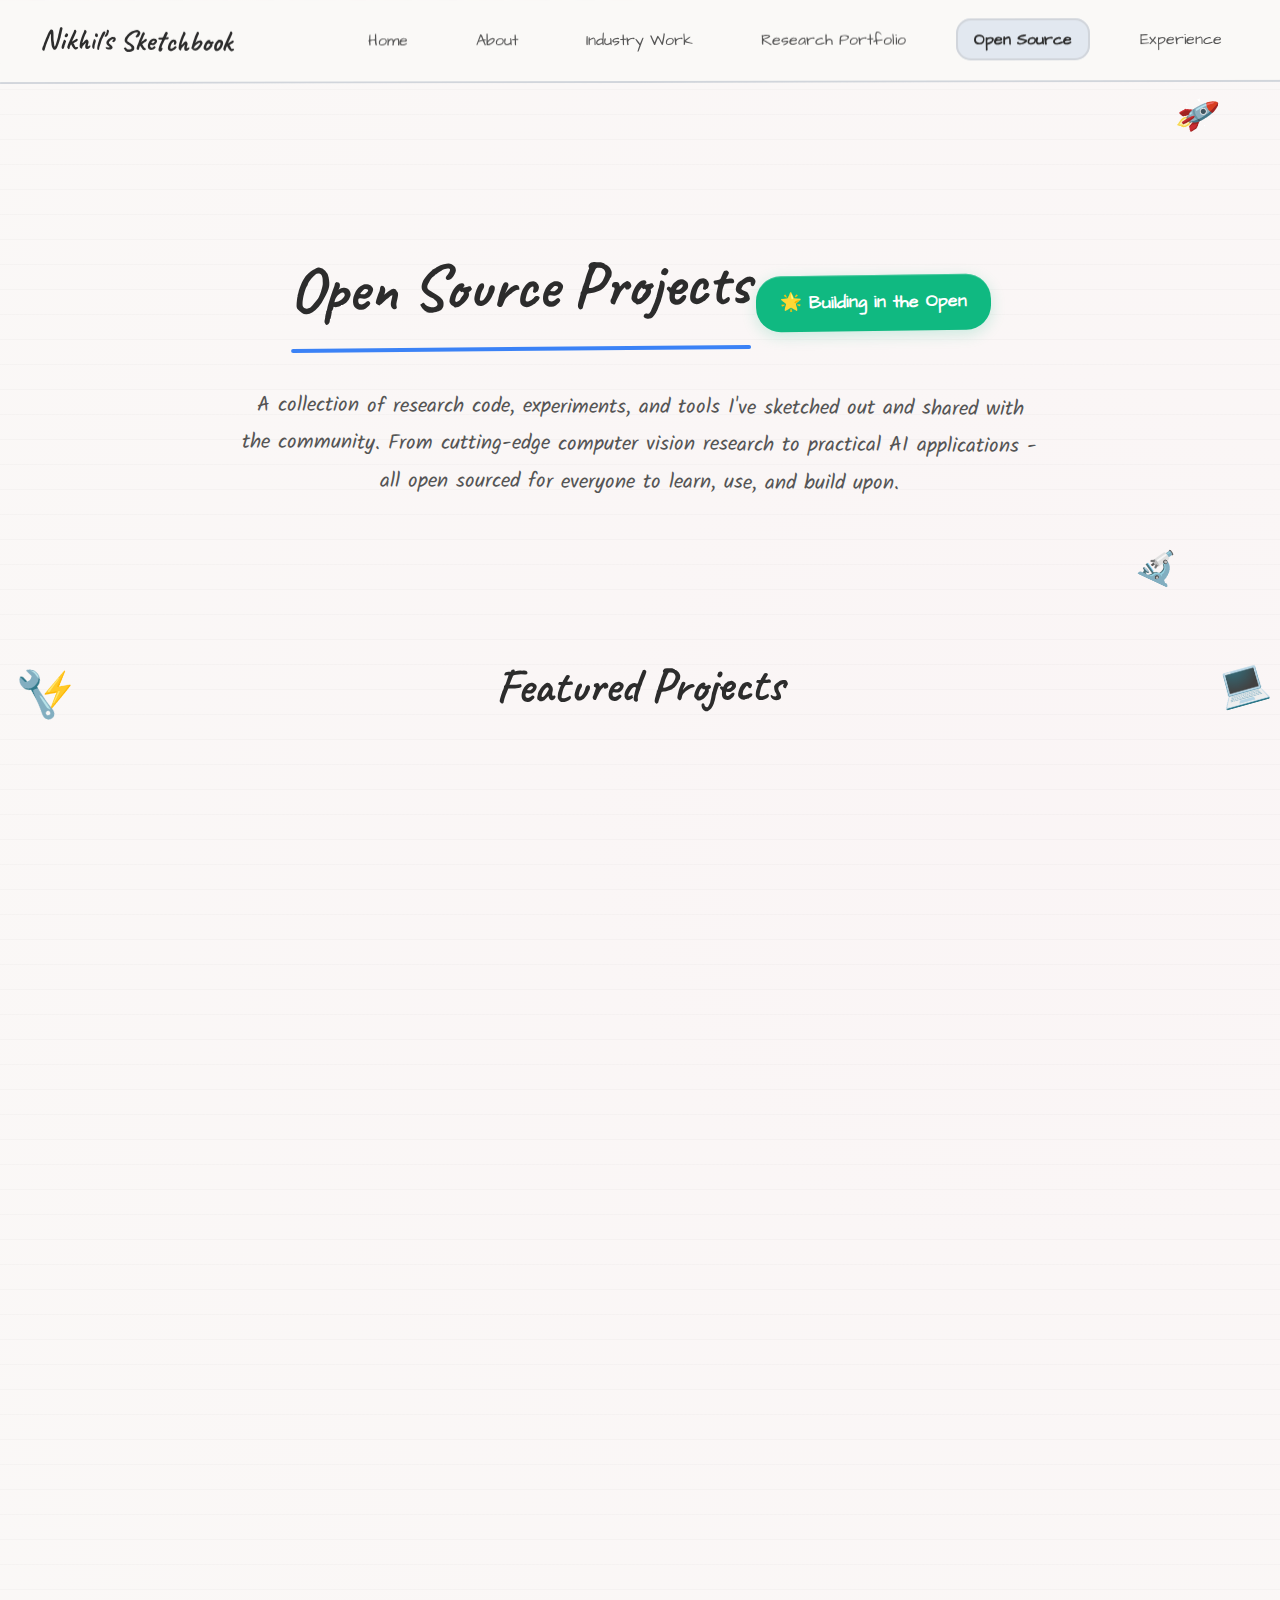
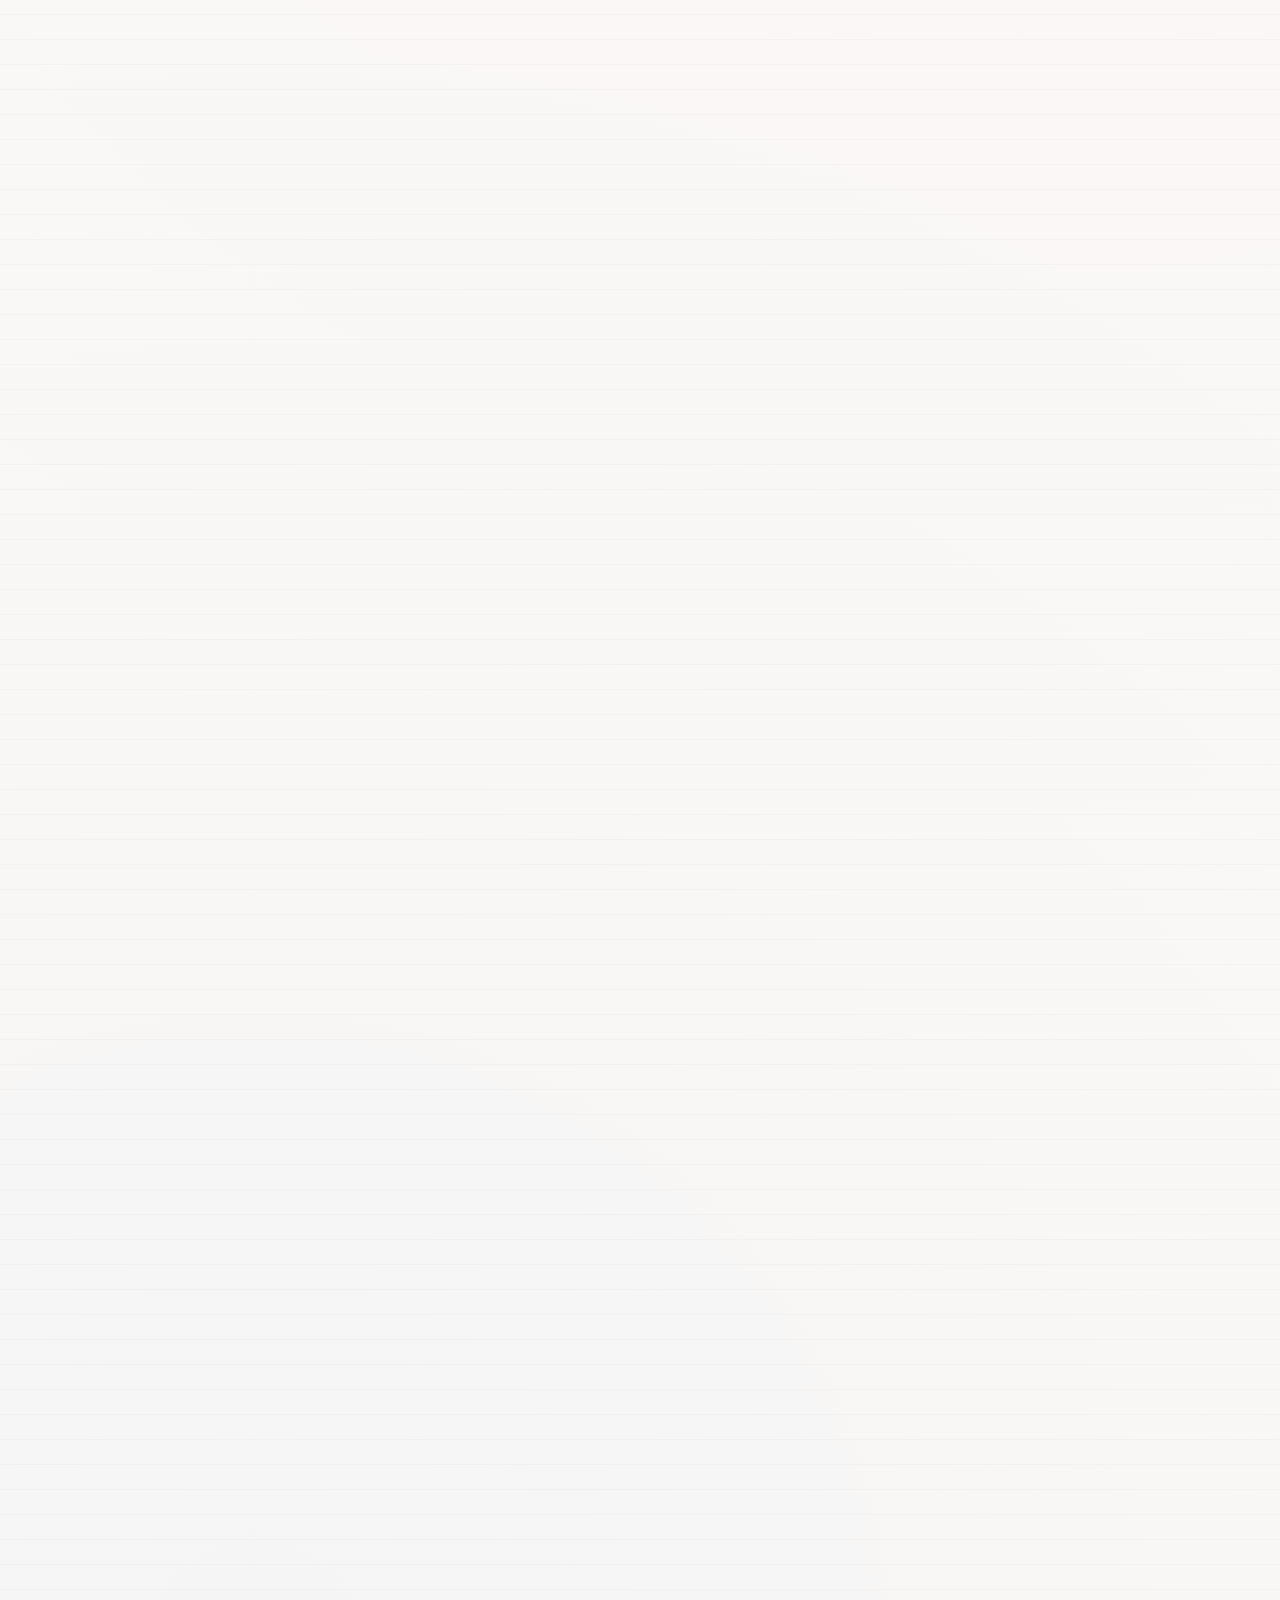
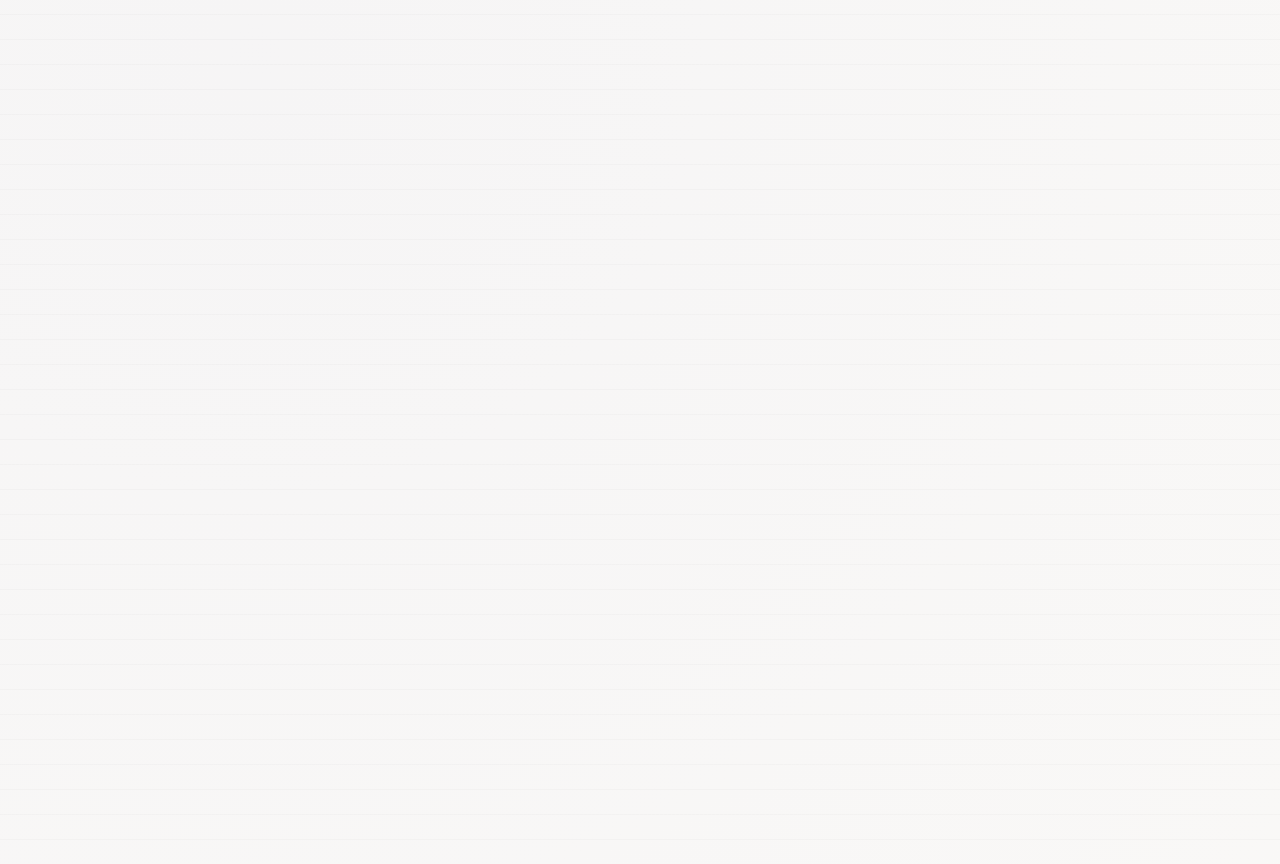
<file: open-source.html>
<!DOCTYPE html>
<html lang="en">
<head>
    <meta charset="UTF-8">
    <meta name="viewport" content="width=device-width, initial-scale=1.0">
    <title>Open Source Projects - Nikhil Sharma</title>
    <meta name="description" content="Open source projects and contributions by Nikhil Sharma - DINOv3 Alpha Matting, CUDA Programming, PDF Intelligence Assistant, and more research code.">
    
    <!-- Fonts -->
    <link href="https://fonts.googleapis.com/css2?family=Caveat:wght@400;600;700&family=Kalam:wght@300;400;700&family=Architects+Daughter&display=swap" rel="stylesheet">
    
    <!-- Favicon -->
    <link rel="icon" type="image/x-icon" href="data:image/svg+xml,<svg xmlns=%22http://www.w3.org/2000/svg%22 viewBox=%220 0 100 100%22><text y=%22.9em%22 font-size=%2290%22>🧠</text></svg>">
    
    <style>
        :root {
            --sketch-black: #2c2c2c;
            --paper-cream: #faf9f7;
            --sketch-gray: #555555;
            --accent-sketch: #e2e8f0;
            --sketch-light: #d1d5db;
            --sketch-blue: #3b82f6;
            --sketch-green: #10b981;
            --sketch-orange: #f59e0b;
            --sketch-red: #ef4444;
        }

        * {
            margin: 0;
            padding: 0;
            box-sizing: border-box;
        }

        body {
            font-family: 'Kalam', cursive;
            line-height: 1.7;
            color: var(--sketch-black);
            background: var(--paper-cream);
            background-image: 
                radial-gradient(circle at 20% 80%, rgba(120, 119, 198, 0.03) 0%, rgba(255, 255, 255, 0) 50%),
                radial-gradient(circle at 80% 20%, rgba(255, 119, 198, 0.03) 0%, rgba(255, 255, 255, 0) 50%),
                repeating-linear-gradient(
                    0deg,
                    transparent,
                    transparent 24px,
                    rgba(0, 0, 0, 0.02) 24px,
                    rgba(0, 0, 0, 0.02) 25px
                );
            min-height: 100vh;
        }

        /* Navigation */
        nav {
            position: fixed;
            top: 0;
            width: 100%;
            background: rgba(250, 249, 247, 0.95);
            backdrop-filter: blur(10px);
            border-bottom: 2px solid var(--sketch-light);
            z-index: 1000;
            padding: 1rem 2rem;
            transform: rotate(-0.1deg);
        }

        .nav-container {
            display: flex;
            justify-content: space-between;
            align-items: center;
            max-width: 1200px;
            margin: 0 auto;
        }

        .logo {
            font-family: 'Caveat', cursive;
            font-size: 1.8rem;
            font-weight: 700;
            color: var(--sketch-black);
            text-decoration: none;
            transform: rotate(1deg);
        }

        .nav-menu {
            display: flex;
            list-style: none;
            gap: 2rem;
            margin: 0;
        }

        .nav-menu a {
            font-family: 'Architects Daughter', cursive;
            font-size: 1rem;
            color: var(--sketch-gray);
            text-decoration: none;
            padding: 0.5rem 1rem;
            border: 2px solid transparent;
            border-radius: 15px;
            transition: all 0.3s ease;
            position: relative;
            transform: rotate(-0.5deg);
        }

        .nav-menu a:hover {
            color: var(--sketch-black);
            background: var(--accent-sketch);
            border-color: var(--sketch-light);
            transform: rotate(0.5deg) scale(1.05);
        }

        .nav-menu a.active {
            background: var(--accent-sketch);
            border-color: var(--sketch-light);
            color: var(--sketch-black);
            font-weight: 600;
        }

        /* Main Content */
        main {
            margin-top: 120px;
            padding: 2rem;
            max-width: 1200px;
            margin-left: auto;
            margin-right: auto;
        }

        /* Hero Section */
        .hero {
            text-align: center;
            margin: 3rem 0 5rem 0;
            padding: 2rem;
            position: relative;
        }

        .hero-title {
            font-family: 'Caveat', cursive;
            font-size: 4rem;
            color: var(--sketch-black);
            margin-bottom: 1rem;
            transform: rotate(-1deg);
            display: inline-block;
            position: relative;
        }

        .hero-title::after {
            content: '';
            position: absolute;
            bottom: -10px;
            left: 0;
            width: 100%;
            height: 4px;
            background: var(--sketch-blue);
            transform: rotate(0.5deg);
            border-radius: 2px;
        }

        .hero-subtitle {
            font-family: 'Kalam', cursive;
            font-size: 1.3rem;
            color: var(--sketch-gray);
            max-width: 800px;
            margin: 2rem auto;
            line-height: 1.8;
            transform: rotate(0.3deg);
        }

        .opensource-badge {
            display: inline-block;
            background: var(--sketch-green);
            color: white;
            padding: 0.8rem 1.5rem;
            border-radius: 25px;
            font-family: 'Architects Daughter', cursive;
            font-weight: 600;
            font-size: 1.1rem;
            margin: 1.5rem 0;
            transform: rotate(-0.8deg);
            box-shadow: 
                0 4px 15px rgba(16, 185, 129, 0.2),
                inset 0 1px 0 rgba(255, 255, 255, 0.2);
        }

        /* Projects Section */
        .projects-section {
            margin: 4rem 0;
        }

        .section-title {
            font-family: 'Caveat', cursive;
            font-size: 3rem;
            color: var(--sketch-black);
            margin-bottom: 3rem;
            text-align: center;
            transform: rotate(-0.5deg);
            position: relative;
        }

        .section-title::before {
            content: '🔧';
            position: absolute;
            left: -60px;
            top: 10px;
            font-size: 2.5rem;
            transform: rotate(15deg);
        }

        .section-title::after {
            content: '💻';
            position: absolute;
            right: -60px;
            top: 10px;
            font-size: 2.5rem;
            transform: rotate(-15deg);
        }

        .projects-grid {
            display: grid;
            grid-template-columns: repeat(auto-fit, minmax(450px, 1fr));
            gap: 3rem;
            margin-top: 3rem;
        }

        .project-card {
            background: var(--paper-cream);
            border: 3px solid var(--sketch-light);
            border-radius: 20px;
            padding: 2rem;
            position: relative;
            transform: rotate(-0.3deg);
            transition: all 0.3s ease;
            box-shadow: 
                0 8px 25px rgba(0, 0, 0, 0.08),
                inset 0 1px 0 rgba(255, 255, 255, 0.5);
        }

        .project-card:nth-child(even) {
            transform: rotate(0.4deg);
        }

        .project-card:hover {
            transform: rotate(0deg) scale(1.02);
            border-color: var(--sketch-blue);
            box-shadow: 
                0 15px 35px rgba(0, 0, 0, 0.12),
                0 0 0 1px var(--sketch-blue),
                inset 0 1px 0 rgba(255, 255, 255, 0.5);
        }

        .project-card::before {
            content: '';
            position: absolute;
            top: -2px;
            left: -2px;
            right: -2px;
            bottom: -2px;
            border: 2px solid var(--sketch-gray);
            border-radius: 22px;
            opacity: 0.3;
            transform: rotate(0.8deg);
        }

        .project-header {
            margin-bottom: 1.5rem;
        }

        .project-status {
            display: inline-block;
            background: var(--sketch-blue);
            color: white;
            padding: 0.4rem 1rem;
            border-radius: 15px;
            font-family: 'Architects Daughter', cursive;
            font-size: 0.9rem;
            font-weight: 600;
            margin-bottom: 1rem;
            transform: rotate(-1deg);
        }

        .project-status.featured {
            background: var(--sketch-green);
        }

        .project-status.experimental {
            background: var(--sketch-orange);
        }

        .project-status.research {
            background: var(--sketch-red);
        }

        .project-title {
            font-family: 'Caveat', cursive;
            font-size: 2.2rem;
            color: var(--sketch-black);
            margin-bottom: 0.5rem;
            transform: rotate(-0.5deg);
        }

        .project-repo {
            font-family: 'Architects Daughter', cursive;
            color: var(--sketch-gray);
            font-size: 1rem;
            margin-bottom: 1rem;
        }

        .project-description {
            font-family: 'Kalam', cursive;
            color: var(--sketch-gray);
            line-height: 1.7;
            margin-bottom: 1.5rem;
            font-size: 1rem;
        }

        .project-features {
            margin: 1.5rem 0;
        }

        .project-features h4 {
            font-family: 'Caveat', cursive;
            font-size: 1.5rem;
            color: var(--sketch-black);
            margin-bottom: 0.8rem;
            transform: rotate(-0.3deg);
        }

        .features-list {
            list-style: none;
            padding-left: 0;
        }

        .features-list li {
            font-family: 'Kalam', cursive;
            color: var(--sketch-gray);
            margin-bottom: 0.5rem;
            padding-left: 1.5rem;
            position: relative;
            font-size: 0.95rem;
        }

        .features-list li::before {
            content: '✓';
            position: absolute;
            left: 0;
            color: var(--sketch-green);
            font-weight: bold;
            transform: rotate(5deg);
        }

        .project-tech {
            display: flex;
            flex-wrap: wrap;
            gap: 0.5rem;
            margin: 1.5rem 0;
        }

        .tech-tag {
            background: var(--accent-sketch);
            color: var(--sketch-black);
            padding: 0.3rem 0.8rem;
            border-radius: 12px;
            font-family: 'Architects Daughter', cursive;
            font-size: 0.85rem;
            font-weight: 500;
            border: 1px solid var(--sketch-light);
            transform: rotate(-0.5deg);
        }

        .tech-tag:nth-child(even) {
            transform: rotate(0.3deg);
        }

        .project-links {
            display: flex;
            gap: 1rem;
            margin-top: 2rem;
        }

        .project-link {
            display: inline-flex;
            align-items: center;
            gap: 0.5rem;
            background: var(--sketch-black);
            color: white;
            padding: 0.8rem 1.5rem;
            border-radius: 25px;
            text-decoration: none;
            font-family: 'Architects Daughter', cursive;
            font-weight: 600;
            font-size: 0.95rem;
            transform: rotate(-0.5deg);
            transition: all 0.3s ease;
        }

        .project-link:hover {
            background: var(--sketch-blue);
            transform: rotate(0deg) scale(1.05);
        }

        .project-link.demo {
            background: var(--sketch-green);
        }

        .project-link.demo:hover {
            background: var(--sketch-orange);
        }

        /* Stats Section */
        .stats-section {
            margin: 5rem 0;
            text-align: center;
            padding: 3rem;
            background: var(--accent-sketch);
            border: 2px dashed var(--sketch-light);
            border-radius: 25px;
            transform: rotate(-0.2deg);
        }

        .stats-title {
            font-family: 'Caveat', cursive;
            font-size: 2.5rem;
            color: var(--sketch-black);
            margin-bottom: 2rem;
            transform: rotate(0.5deg);
        }

        .stats-grid {
            display: grid;
            grid-template-columns: repeat(auto-fit, minmax(200px, 1fr));
            gap: 2rem;
            margin-top: 2rem;
        }

        .stat-card {
            padding: 1.5rem;
            background: var(--paper-cream);
            border: 2px solid var(--sketch-light);
            border-radius: 15px;
            transform: rotate(-0.3deg);
        }

        .stat-card:nth-child(even) {
            transform: rotate(0.4deg);
        }

        .stat-number {
            font-family: 'Caveat', cursive;
            font-size: 2.5rem;
            font-weight: 700;
            color: var(--sketch-blue);
            display: block;
        }

        .stat-label {
            font-family: 'Kalam', cursive;
            color: var(--sketch-gray);
            font-size: 1rem;
            margin-top: 0.5rem;
        }

        /* Contribution Note */
        .contribution-note {
            margin: 4rem 0;
            padding: 2rem;
            background: linear-gradient(135deg, rgba(59, 130, 246, 0.1) 0%, rgba(16, 185, 129, 0.1) 100%);
            border: 2px dashed var(--sketch-blue);
            border-radius: 20px;
            text-align: center;
            transform: rotate(0.3deg);
        }

        .contribution-note h3 {
            font-family: 'Caveat', cursive;
            font-size: 2rem;
            color: var(--sketch-black);
            margin-bottom: 1rem;
        }

        .contribution-note p {
            font-family: 'Kalam', cursive;
            color: var(--sketch-gray);
            font-size: 1.1rem;
            line-height: 1.7;
        }

        /* Responsive Design */
        @media (max-width: 768px) {
            .nav-menu {
                flex-direction: column;
                gap: 1rem;
            }
            
            .hero-title {
                font-size: 3rem;
            }
            
            .projects-grid {
                grid-template-columns: 1fr;
                gap: 2rem;
            }
            
            .project-card {
                padding: 1.5rem;
            }
            
            .project-title {
                font-size: 1.8rem;
            }
        }

        /* Animation */
        .reveal {
            opacity: 0;
            transform: translateY(30px) rotate(-2deg);
            animation: revealAnimation 0.8s ease-out forwards;
        }

        @keyframes revealAnimation {
            to {
                opacity: 1;
                transform: translateY(0) rotate(0deg);
            }
        }

        .floating {
            animation: float 3s ease-in-out infinite;
        }

        @keyframes float {
            0%, 100% { transform: translateY(0px) rotate(-0.5deg); }
            50% { transform: translateY(-10px) rotate(0.5deg); }
        }

        /* Doodles */
        .doodle {
            position: absolute;
            pointer-events: none;
            color: var(--sketch-light);
            font-size: 2rem;
        }

        .doodle-1 { top: 10%; right: 5%; transform: rotate(15deg); }
        .doodle-2 { bottom: 20%; left: 3%; transform: rotate(-10deg); }
        .doodle-3 { top: 60%; right: 8%; transform: rotate(25deg); }
    </style>
</head>
<body>
    <!-- Navigation -->
    <nav>
        <div class="nav-container">
            <a href="index.html" class="logo">Nikhil's Sketchbook</a>
            <ul class="nav-menu">
                <li><a href="index.html">Home</a></li>
                <li><a href="about.html">About</a></li>
                <li><a href="industry-work.html">Industry Work</a></li>
                <li><a href="research.html">Research Portfolio</a></li>
                <li><a href="open-source.html" class="active">Open Source</a></li>
                <li><a href="experience.html">Experience</a></li>
            </ul>
        </div>
    </nav>

    <!-- Main Content -->
    <main>
        <!-- Decorative Doodles -->
        <div class="doodle doodle-1">🚀</div>
        <div class="doodle doodle-2">⚡</div>
        <div class="doodle doodle-3">🔬</div>

        <!-- Hero Section -->
        <section class="hero">
            <h1 class="hero-title">Open Source Projects</h1>
            <div class="opensource-badge">🌟 Building in the Open</div>
            <p class="hero-subtitle">
                A collection of research code, experiments, and tools I've sketched out and shared with 
                the community. From cutting-edge computer vision research to practical AI applications - 
                all open sourced for everyone to learn, use, and build upon.
            </p>
        </section>

        <!-- Projects Section -->
        <section class="projects-section">
            <h2 class="section-title">Featured Projects</h2>

            <div class="projects-grid">
                <!-- DINOv3 Alpha Matting -->
                <div class="project-card reveal floating">
                    <div class="project-header">
                        <div class="project-status featured">⭐ Featured</div>
                        <h3 class="project-title">DINOv3 Alpha Matting</h3>
                        <div class="project-repo">nikhiliit/Dinov3_matting</div>
                    </div>
                    
                    <p class="project-description">
                        A novel approach to alpha matting leveraging DINOv3 Vision Transformer as a frozen encoder 
                        with a specialized multi-scale decoder. Achieves high-quality alpha matting with minimal 
                        training data and computational overhead.
                    </p>

                    <div class="project-features">
                        <h4>Key Features</h4>
                        <ul class="features-list">
                            <li>Frozen DINOv3 encoder (ViT-S/B/L variants)</li>
                            <li>Multi-scale decoder with skip connections</li>
                            <li>Memory efficient training (1-2M vs 22-85M params)</li>
                            <li>Real-time inference optimization</li>
                            <li>Comprehensive loss functions (alpha, gradient, Laplacian)</li>
                        </ul>
                    </div>

                    <div class="project-tech">
                        <span class="tech-tag">PyTorch</span>
                        <span class="tech-tag">DINOv3</span>
                        <span class="tech-tag">Vision Transformer</span>
                        <span class="tech-tag">Computer Vision</span>
                        <span class="tech-tag">Alpha Matting</span>
                        <span class="tech-tag">Self-Supervised Learning</span>
                    </div>

                    <div class="project-links">
                        <a href="https://github.com/nikhiliit/Dinov3_matting" class="project-link" target="_blank">
                            🔗 GitHub Repository
                        </a>
                    </div>
                </div>

                <!-- Deformable Attention ViT Adaptors -->
                <div class="project-card reveal floating">
                    <div class="project-header">
                        <div class="project-status research">🔬 Research</div>
                        <h3 class="project-title">Deformable Attention ViT Adaptors</h3>
                        <div class="project-repo">nikhiliit/Deformable-Attention-of-ViT-Adaptors</div>
                    </div>
                    
                    <p class="project-description">
                        Exploring deformable attention mechanisms within Vision Transformer adaptors to improve 
                        model flexibility and performance on downstream tasks. Combines the power of ViTs with 
                        adaptive spatial attention patterns.
                    </p>

                    <div class="project-features">
                        <h4>Key Features</h4>
                        <ul class="features-list">
                            <li>Deformable attention mechanism for ViTs</li>
                            <li>Efficient adaptor-based fine-tuning</li>
                            <li>Spatial pattern adaptation</li>
                            <li>Downstream task optimization</li>
                            <li>Flexible architectural design</li>
                        </ul>
                    </div>

                    <div class="project-tech">
                        <span class="tech-tag">Vision Transformer</span>
                        <span class="tech-tag">Attention Mechanisms</span>
                        <span class="tech-tag">Deformable Convolution</span>
                        <span class="tech-tag">Adaptors</span>
                        <span class="tech-tag">Fine-tuning</span>
                    </div>

                    <div class="project-links">
                        <a href="https://github.com/nikhiliit/Deformable-Attention-of-ViT-Adaptors" class="project-link" target="_blank">
                            🔗 GitHub Repository
                        </a>
                    </div>
                </div>

                <!-- CUDA Programming -->
                <div class="project-card reveal floating">
                    <div class="project-header">
                        <div class="project-status">⚡ Educational</div>
                        <h3 class="project-title">CUDA Programming</h3>
                        <div class="project-repo">nikhiliit/CUDA_Programming</div>
                    </div>
                    
                    <p class="project-description">
                        Comprehensive collection of CUDA programming examples, tutorials, and optimizations. 
                        Covers everything from basic parallel computing concepts to advanced GPU optimization 
                        techniques for high-performance AI workloads.
                    </p>

                    <div class="project-features">
                        <h4>Key Features</h4>
                        <ul class="features-list">
                            <li>CUDA kernel programming examples</li>
                            <li>Memory optimization techniques</li>
                            <li>Parallel algorithm implementations</li>
                            <li>Performance profiling tools</li>
                            <li>GPU-accelerated ML operations</li>
                        </ul>
                    </div>

                    <div class="project-tech">
                        <span class="tech-tag">CUDA</span>
                        <span class="tech-tag">GPU Programming</span>
                        <span class="tech-tag">Parallel Computing</span>
                        <span class="tech-tag">C++</span>
                        <span class="tech-tag">Performance Optimization</span>
                    </div>

                    <div class="project-links">
                        <a href="https://github.com/nikhiliit/CUDA_Programming" class="project-link" target="_blank">
                            🔗 GitHub Repository
                        </a>
                    </div>
                </div>

                <!-- PDF Intelligence Assistant -->
                <div class="project-card reveal floating">
                    <div class="project-header">
                        <div class="project-status">🤖 AI Application</div>
                        <h3 class="project-title">PDF Intelligence Assistant</h3>
                        <div class="project-repo">nikhiliit/PDF_Intelligence_Assistant</div>
                    </div>
                    
                    <p class="project-description">
                        AI-powered PDF processing assistant that can understand, analyze, and extract insights 
                        from documents. Features advanced natural language understanding and document intelligence 
                        capabilities for automated document workflows.
                    </p>

                    <div class="project-features">
                        <h4>Key Features</h4>
                        <ul class="features-list">
                            <li>Intelligent PDF parsing and extraction</li>
                            <li>Natural language Q&A on documents</li>
                            <li>Document summarization capabilities</li>
                            <li>Multi-modal content understanding</li>
                            <li>Automated workflow integration</li>
                        </ul>
                    </div>

                    <div class="project-tech">
                        <span class="tech-tag">Natural Language Processing</span>
                        <span class="tech-tag">Document AI</span>
                        <span class="tech-tag">PDF Processing</span>
                        <span class="tech-tag">LLM Integration</span>
                        <span class="tech-tag">Python</span>
                    </div>

                    <div class="project-links">
                        <a href="https://github.com/nikhiliit/PDF_Intelligence_Assistant" class="project-link" target="_blank">
                            🔗 GitHub Repository
                        </a>
                    </div>
                </div>

                <!-- Long Tailed Data KD -->
                <div class="project-card reveal floating">
                    <div class="project-header">
                        <div class="project-status research">🔬 Research</div>
                        <h3 class="project-title">Long Tailed Data Knowledge Distillation</h3>
                        <div class="project-repo">nikhiliit/Long_Tailed_Data_KD</div>
                    </div>
                    
                    <p class="project-description">
                        Advanced knowledge distillation techniques specifically designed for long-tailed data 
                        distributions. Addresses class imbalance challenges in deep learning through intelligent 
                        teacher-student architectures and specialized training strategies.
                    </p>

                    <div class="project-features">
                        <h4>Key Features</h4>
                        <ul class="features-list">
                            <li>Long-tailed distribution handling</li>
                            <li>Class-balanced knowledge distillation</li>
                            <li>Teacher-student architecture optimization</li>
                            <li>Imbalanced dataset strategies</li>
                            <li>Performance evaluation metrics</li>
                        </ul>
                    </div>

                    <div class="project-tech">
                        <span class="tech-tag">Knowledge Distillation</span>
                        <span class="tech-tag">Long-tailed Learning</span>
                        <span class="tech-tag">Class Imbalance</span>
                        <span class="tech-tag">Deep Learning</span>
                        <span class="tech-tag">PyTorch</span>
                    </div>

                    <div class="project-links">
                        <a href="https://github.com/nikhiliit/Long_Tailed_Data_KD" class="project-link" target="_blank">
                            🔗 GitHub Repository
                        </a>
                    </div>
                </div>

                <!-- SSDL -->
                <div class="project-card reveal floating">
                    <div class="project-header">
                        <div class="project-status featured">⭐ Published</div>
                        <h3 class="project-title">SSDL: Sensor-to-Skeleton Diffusion</h3>
                        <div class="project-repo">nikhiliit/SSDL</div>
                    </div>
                    
                    <p class="project-description">
                        Implementation of the SSDL diffusion model for transforming sensor data into skeleton 
                        information. Features state-of-the-art performance in human activity recognition with 
                        40% reduced computational cost and 2% accuracy improvement.
                    </p>

                    <div class="project-features">
                        <h4>Key Features</h4>
                        <ul class="features-list">
                            <li>Sensor-to-skeleton diffusion model</li>
                            <li>40% computational cost reduction</li>
                            <li>2% accuracy improvement</li>
                            <li>Real-time processing capabilities</li>
                            <li>Lipschitz regularization techniques</li>
                        </ul>
                    </div>

                    <div class="project-tech">
                        <span class="tech-tag">Diffusion Models</span>
                        <span class="tech-tag">Human Activity Recognition</span>
                        <span class="tech-tag">Sensor Data</span>
                        <span class="tech-tag">Computer Vision</span>
                        <span class="tech-tag">Real-time Processing</span>
                    </div>

                    <div class="project-links">
                        <a href="https://github.com/nikhiliit/SSDL" class="project-link" target="_blank">
                            🔗 GitHub Repository
                        </a>
                    </div>
                </div>
            </div>
        </section>

        <!-- Stats Section -->
        <section class="stats-section reveal">
            <h2 class="stats-title">Open Source Impact</h2>
            <div class="stats-grid">
                <div class="stat-card">
                    <span class="stat-number">6+</span>
                    <div class="stat-label">Active Projects</div>
                </div>
                <div class="stat-card">
                    <span class="stat-number">2+</span>
                    <div class="stat-label">Research Publications</div>
                </div>
                <div class="stat-card">
                    <span class="stat-number">10+</span>
                    <div class="stat-label">GitHub Stars</div>
                </div>
                <div class="stat-card">
                    <span class="stat-number">100%</span>
                    <div class="stat-label">Open Source</div>
                </div>
            </div>
        </section>

        <!-- Contribution Note -->
        <section class="contribution-note reveal">
            <h3>🌍 Contributing to the AI Community</h3>
            <p>
                All these projects are open source and available for the community to use, learn from, 
                and contribute to. I believe in the power of open research and collaboration to advance 
                the field of AI. Feel free to explore the code, submit issues, or contribute improvements!
            </p>
        </section>
    </main>

    <script>
        // Intersection Observer for reveal animations
        const observerOptions = {
            threshold: 0.1,
            rootMargin: '0px 0px -50px 0px'
        };

        const observer = new IntersectionObserver((entries) => {
            entries.forEach(entry => {
                if (entry.isIntersecting) {
                    entry.target.style.animationDelay = `${Math.random() * 0.3}s`;
                    entry.target.classList.add('reveal');
                }
            });
        }, observerOptions);

        // Observe all elements that should be revealed
        document.addEventListener('DOMContentLoaded', () => {
            const revealElements = document.querySelectorAll('.project-card, .stats-section, .contribution-note');
            revealElements.forEach(el => observer.observe(el));

            // Add floating animation to project cards
            const projectCards = document.querySelectorAll('.project-card');
            projectCards.forEach((card, index) => {
                card.style.animationDelay = `${index * 0.5}s`;
            });
        });

        // Add some interactive hover effects
        document.querySelectorAll('.project-card').forEach(card => {
            card.addEventListener('mouseenter', () => {
                card.style.zIndex = '10';
            });
            
            card.addEventListener('mouseleave', () => {
                card.style.zIndex = '1';
            });
        });

        // Random rotation for tech tags
        document.querySelectorAll('.tech-tag').forEach(tag => {
            const rotation = (Math.random() - 0.5) * 4; // Random rotation between -2 and 2 degrees
            tag.style.transform = `rotate(${rotation}deg)`;
        });
    </script>
</body>
</html>
</file>
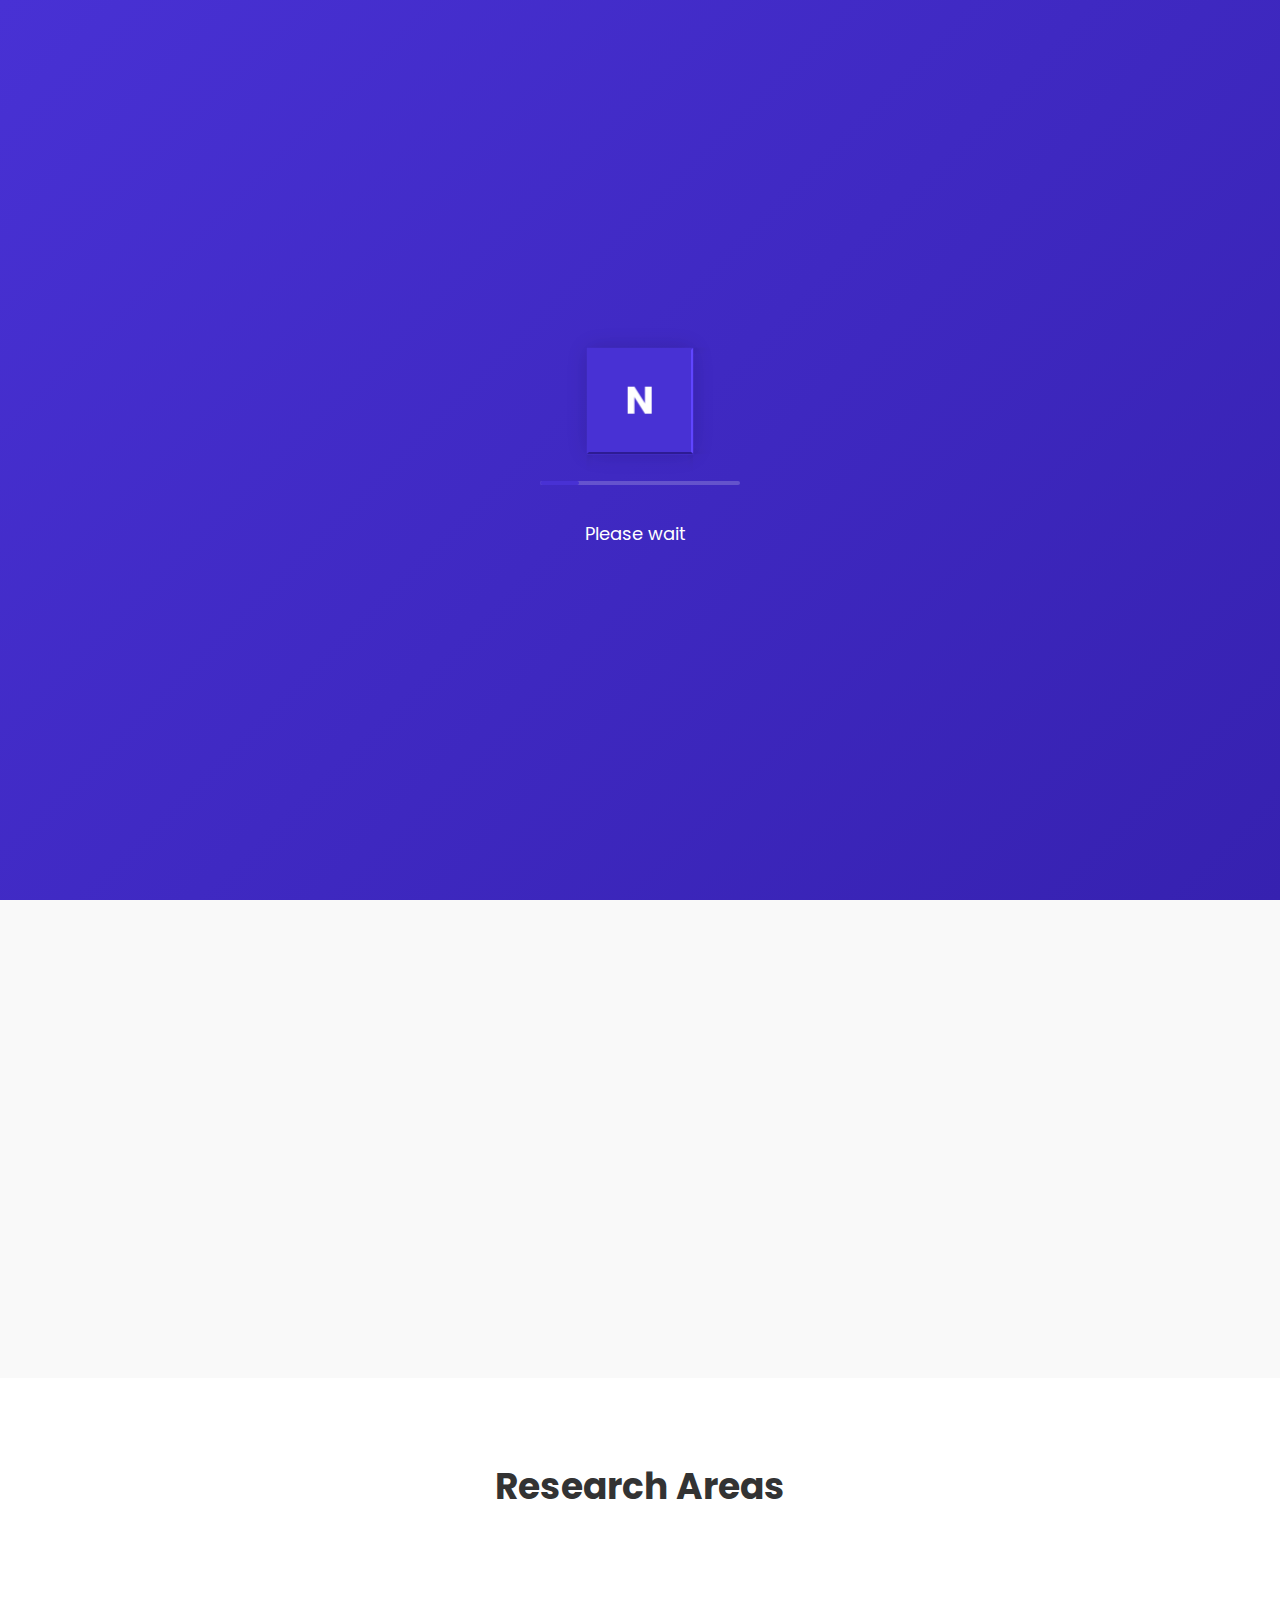
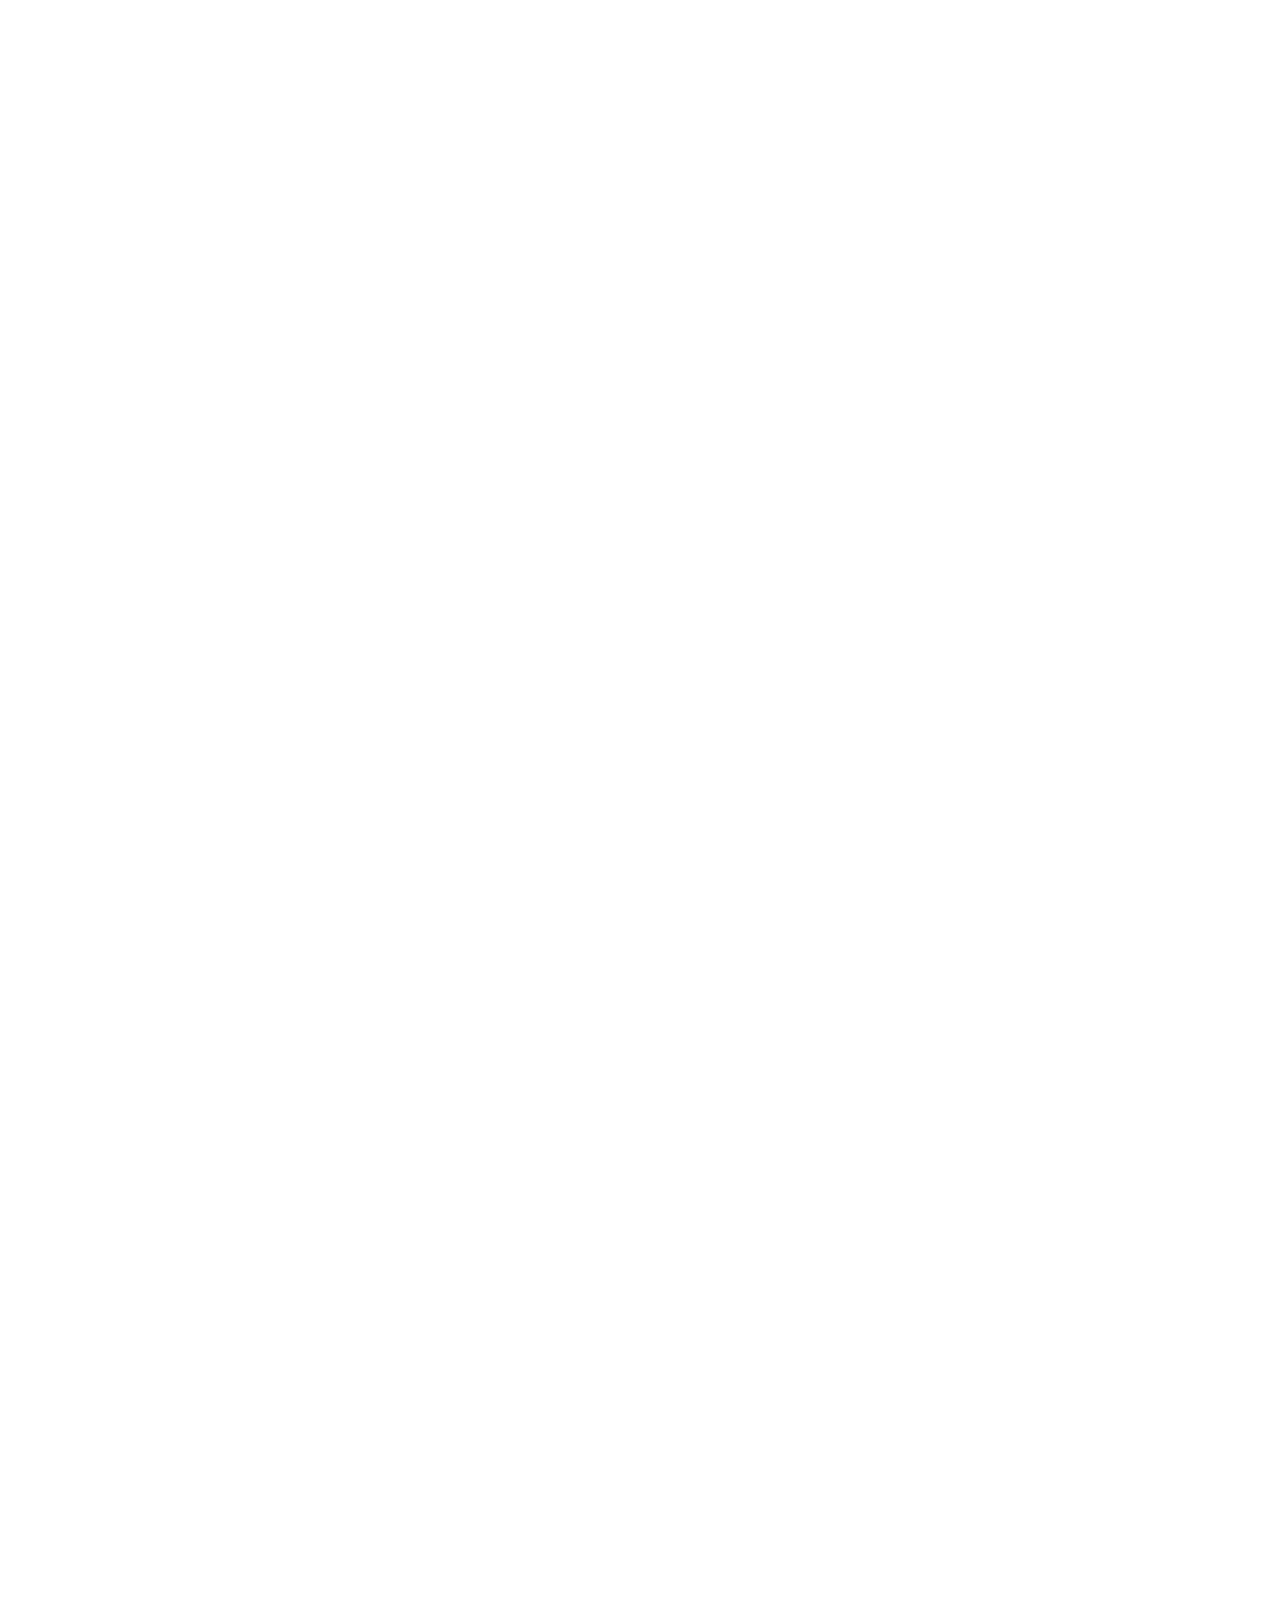
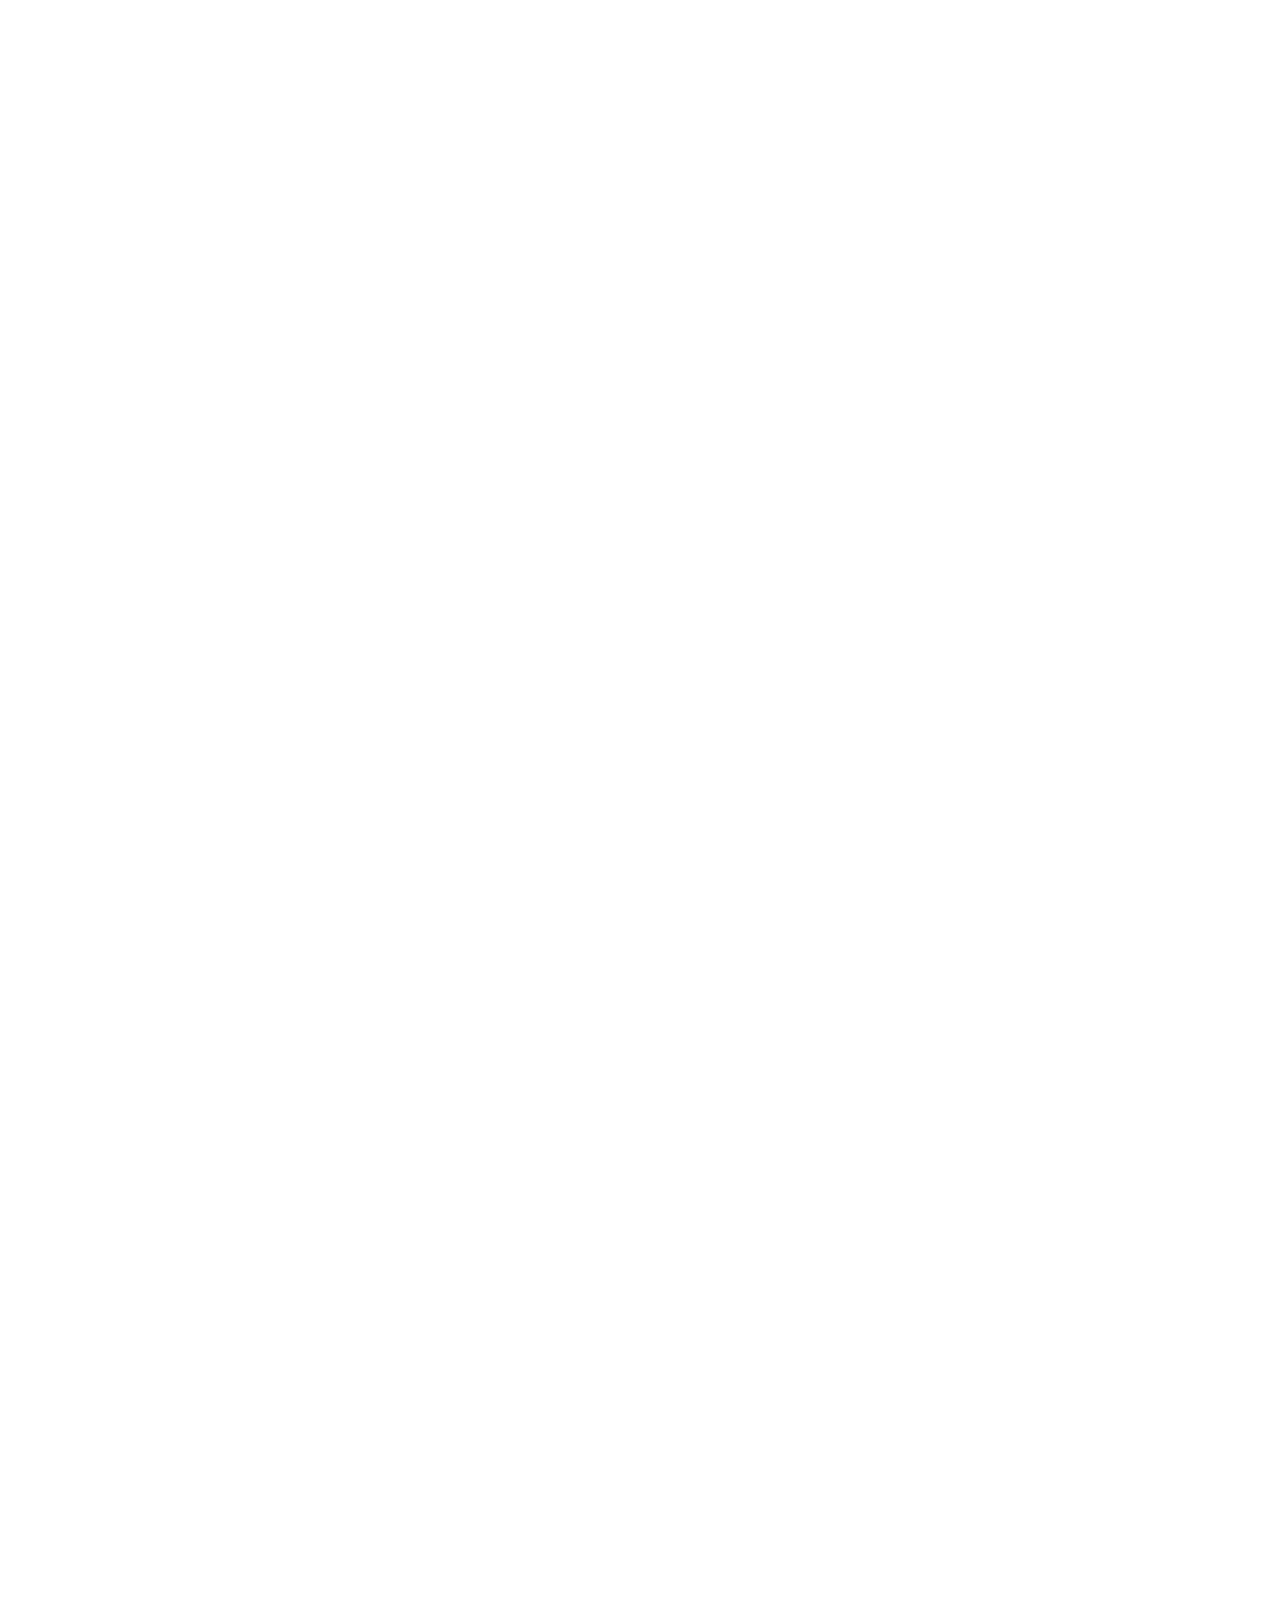
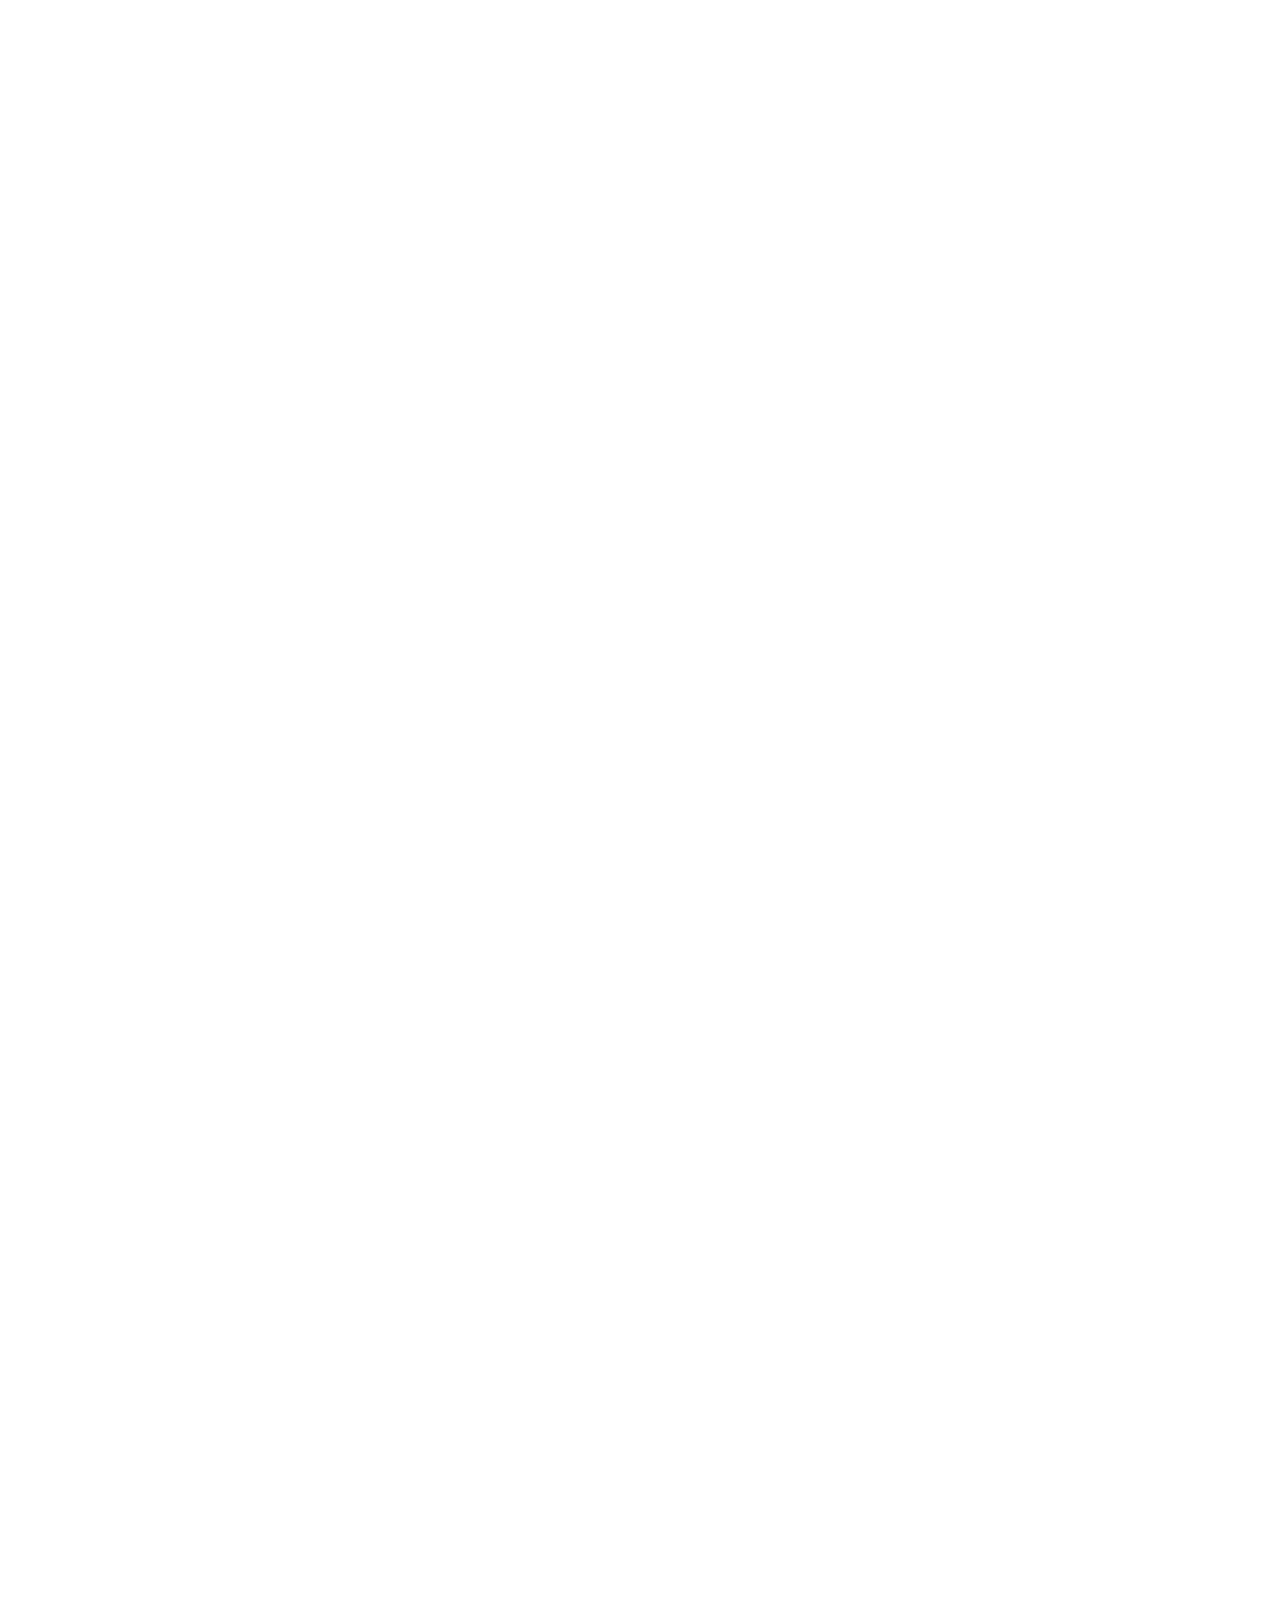
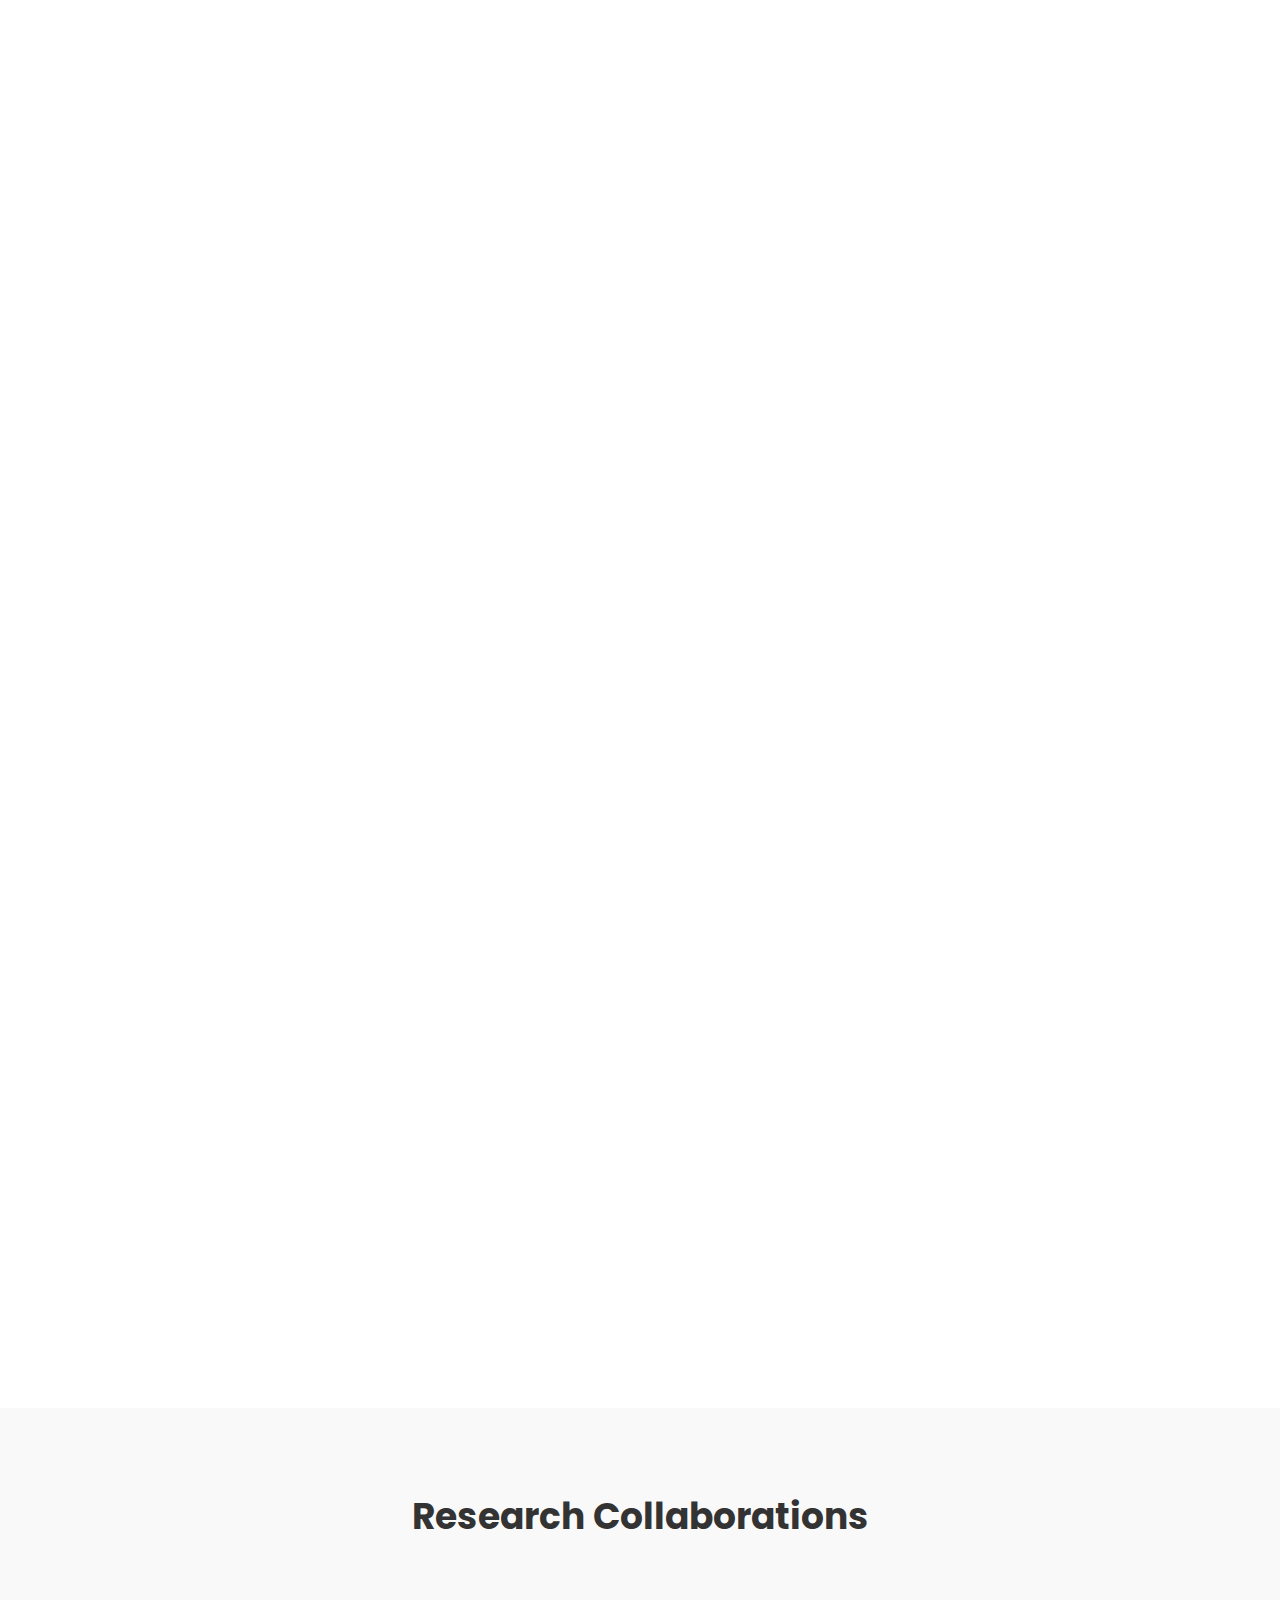
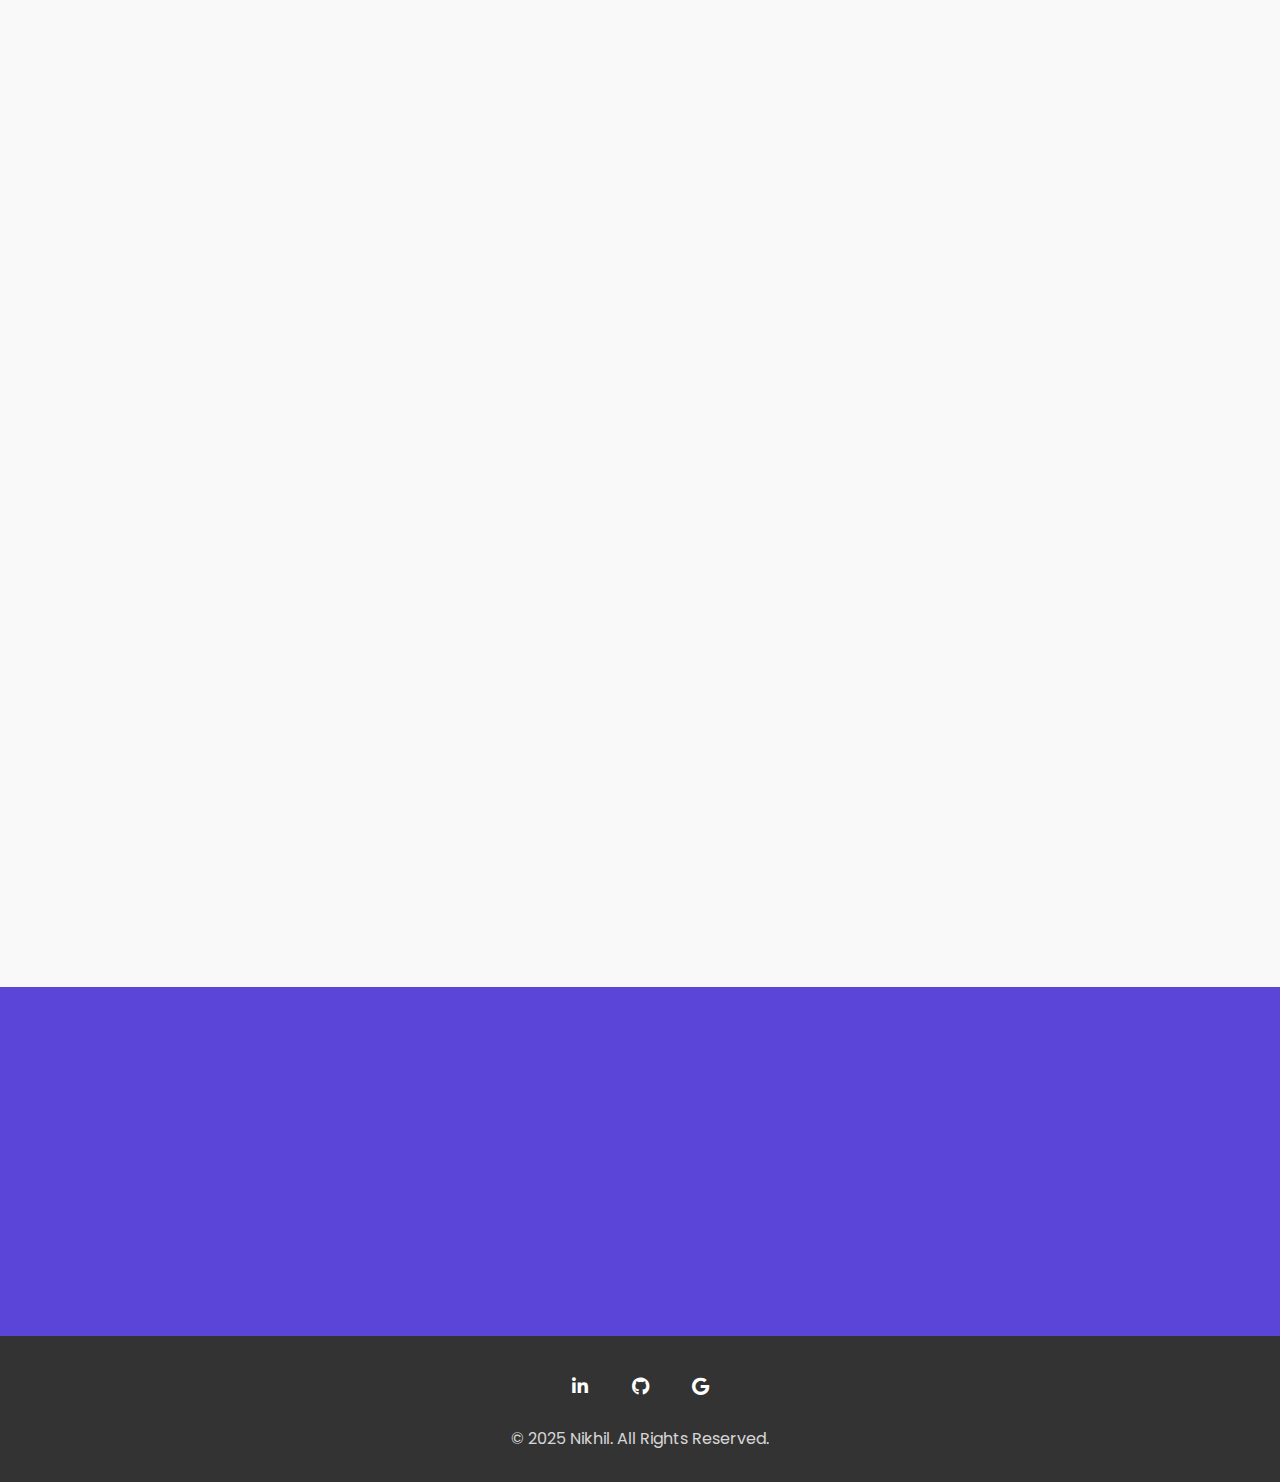
<file: research.html>
<!DOCTYPE html>
<html lang="en">
<head>
    <meta charset="UTF-8">
    <meta name="viewport" content="width=device-width, initial-scale=1.0">
    <title>Research - Nikhil Sharma's Portfolio</title>
    <!-- Main styles -->
    <link rel="stylesheet" href="css/style.css">
    <!-- Transition styles -->
    <link rel="stylesheet" href="css/transitions.css">
    <!-- Fonts and icons -->
    <link href="https://cdnjs.cloudflare.com/ajax/libs/font-awesome/6.0.0-beta3/css/all.min.css" rel="stylesheet">
    <link href="https://fonts.googleapis.com/css2?family=Poppins:wght@300;400;500;600;700&display=swap" rel="stylesheet">
    <!-- Research-specific styles -->
    <style>
        .research-area {
            margin-bottom: 50px;
        }
        
        .research-title {
            font-size: 28px;
            margin-bottom: 20px;
            color: var(--primary-color);
            display: flex;
            align-items: center;
            gap: 10px;
        }
        
        .research-title i {
            font-size: 24px;
        }
        
        .publication-card {
            background: var(--card-bg);
            border-radius: 10px;
            padding: 25px;
            margin-bottom: 20px;
            box-shadow: 0 5px 15px var(--shadow-color);
            transition: transform 0.3s ease, box-shadow 0.3s ease;
        }
        
        .publication-card:hover {
            transform: translateY(-5px);
            box-shadow: 0 10px 25px var(--shadow-color);
        }
        
        .publication-title {
            font-size: 18px;
            font-weight: 600;
            margin-bottom: 10px;
            color: var(--text-color);
        }
        
        .publication-authors {
            font-size: 14px;
            color: var(--muted-color);
            margin-bottom: 15px;
        }
        
        .publication-journal {
            font-style: italic;
            margin-bottom: 15px;
            color: var(--text-color);
        }
        
        .publication-year {
            font-weight: 500;
            color: var(--primary-color);
        }
        
        .publication-buttons {
            display: flex;
            gap: 10px;
            margin-top: 15px;
        }
        
        .publication-badge {
            display: inline-block;
            font-size: 13px;
            padding: 5px 10px;
            border-radius: 20px;
            margin-right: 10px;
            margin-bottom: 10px;
            background: rgba(72, 49, 212, 0.1);
            color: var(--primary-color);
            transition: all 0.3s ease;
        }
        
        .publication-badge:hover {
            background: var(--primary-color);
            color: white;
            transform: translateY(-2px);
        }
        
        .publication-abstract {
            margin-top: 15px;
            padding-top: 15px;
            border-top: 1px solid var(--border-color);
            color: var(--muted-color);
            font-size: 14px;
            display: none;
        }
        
        .collaboration-grid {
            display: grid;
            grid-template-columns: repeat(auto-fill, minmax(300px, 1fr));
            gap: 30px;
            margin-top: 30px;
        }
        
        .collaboration-card {
            background: var(--card-bg);
            border-radius: 10px;
            overflow: hidden;
            box-shadow: 0 5px 15px var(--shadow-color);
            transition: all 0.3s ease;
        }
        
        .collaboration-card:hover {
            transform: translateY(-10px);
            box-shadow: 0 15px 30px var(--shadow-color);
        }
        
        .collaboration-image {
            height: 140px;
            overflow: hidden;
        }
        
        .collaboration-image img {
            width: 100%;
            height: 100%;
            object-fit: cover;
            transition: transform 0.5s ease;
        }
        
        .collaboration-card:hover .collaboration-image img {
            transform: scale(1.1);
        }
        
        .collaboration-content {
            padding: 20px;
        }
        
        .collaboration-institution {
            font-size: 18px;
            font-weight: 600;
            margin-bottom: 10px;
            color: var(--text-color);
        }
        
        .collaboration-with {
            color: var(--primary-color);
            margin-bottom: 10px;
            font-weight: 500;
        }
        
        .collaboration-date {
            font-size: 14px;
            color: var(--muted-color);
            margin-bottom: 10px;
        }
        
        .collaboration-topic {
            color: var(--muted-color);
            margin-bottom: 15px;
        }
        
        .publication-toggle {
            background: none;
            border: none;
            color: var(--primary-color);
            cursor: pointer;
            font-size: 14px;
            padding: 5px 0;
            display: flex;
            align-items: center;
            gap: 5px;
            transition: all 0.3s ease;
        }
        
        .publication-toggle:hover {
            color: var(--secondary-color);
        }
        
        .research-metrics {
            display: flex;
            justify-content: space-between;
            margin-bottom: 50px;
            flex-wrap: wrap;
            gap: 20px;
        }
        
        .metric-card {
            background: var(--card-bg);
            border-radius: 10px;
            padding: 25px;
            box-shadow: 0 5px 15px var(--shadow-color);
            flex: 1;
            min-width: 200px;
            display: flex;
            flex-direction: column;
            align-items: center;
            justify-content: center;
            transition: all 0.3s ease;
        }
        
        .metric-card:hover {
            transform: translateY(-10px);
            box-shadow: 0 15px 30px var(--shadow-color);
        }
        
        .metric-number {
            font-size: 36px;
            font-weight: 700;
            color: var(--primary-color);
            margin-bottom: 10px;
        }
        
        .metric-label {
            color: var(--muted-color);
            text-align: center;
        }
        
        .metric-icon {
            font-size: 24px;
            margin-bottom: 15px;
            width: 60px;
            height: 60px;
            border-radius: 50%;
            background: rgba(72, 49, 212, 0.1);
            display: flex;
            align-items: center;
            justify-content: center;
            color: var(--primary-color);
            transition: all 0.3s ease;
        }
        
        .metric-card:hover .metric-icon {
            background: var(--primary-color);
            color: white;
            transform: rotateY(180deg);
        }

        /* New Styles */
        .filter-container {
            display: flex;
            flex-wrap: wrap;
            gap: 10px;
            margin-bottom: 30px;
            justify-content: center;
        }
        
        .filter-btn {
            padding: 8px 16px;
            border-radius: 30px;
            background: var(--card-bg);
            color: var(--text-color);
            border: 1px solid var(--border-color);
            cursor: pointer;
            transition: all 0.3s ease;
            font-size: 14px;
        }
        
        .filter-btn.active, .filter-btn:hover {
            background: var(--primary-color);
            color: white;
            transform: translateY(-3px);
            box-shadow: 0 5px 15px rgba(72, 49, 212, 0.2);
        }
        
        .research-timeline {
            position: relative;
            margin: 40px 0;
            padding-left: 40px;
        }
        
        .research-timeline::before {
            content: '';
            position: absolute;
            left: 0;
            top: 0;
            height: 100%;
            width: 4px;
            background: linear-gradient(to bottom, var(--primary-color), var(--secondary-color));
            border-radius: 2px;
        }
        
        .timeline-year {
            position: relative;
            margin-bottom: 40px;
        }
        
        .timeline-year-label {
            position: absolute;
            left: -55px;
            top: 0;
            background: var(--primary-color);
            color: white;
            padding: 5px 10px;
            border-radius: 5px;
            font-weight: 600;
            font-size: 16px;
        }
        
        .timeline-year-label::after {
            content: '';
            position: absolute;
            right: -10px;
            top: 50%;
            transform: translateY(-50%);
            border-width: 10px 0 10px 10px;
            border-style: solid;
            border-color: transparent transparent transparent var(--primary-color);
        }
        
        .citation-count {
            font-size: 14px;
            color: var(--primary-color);
            display: inline-flex;
            align-items: center;
            gap: 5px;
            margin-left: 15px;
        }
        
        .paper-links {
            display: flex;
            gap: 10px;
            margin-top: 15px;
        }
        
        .paper-link {
            padding: 6px 12px;
            border-radius: 5px;
            font-size: 13px;
            text-decoration: none;
            display: inline-flex;
            align-items: center;
            gap: 5px;
            transition: all 0.3s ease;
        }
        
        .paper-link.pdf {
            background: rgba(234, 67, 53, 0.1);
            color: #ea4335;
        }
        
        .paper-link.code {
            background: rgba(36, 41, 47, 0.1);
            color: #24292f;
        }
        
        .paper-link.demo {
            background: rgba(72, 49, 212, 0.1);
            color: var(--primary-color);
        }
        
        .paper-link:hover {
            transform: translateY(-3px);
            box-shadow: 0 5px 10px rgba(0, 0, 0, 0.1);
        }
        
        .search-container {
            margin-bottom: 30px;
            width: 100%;
            max-width: 600px;
            margin-left: auto;
            margin-right: auto;
        }
        
        .search-box {
            width: 100%;
            padding: 12px 20px;
            border-radius: 30px;
            border: 1px solid var(--border-color);
            background: var(--card-bg);
            color: var(--text-color);
            font-size: 16px;
            transition: all 0.3s ease;
            box-shadow: 0 5px 15px var(--shadow-color);
        }
        
        .search-box:focus {
            outline: none;
            border-color: var(--primary-color);
            box-shadow: 0 5px 25px rgba(72, 49, 212, 0.2);
        }
        
        .research-statistics {
            display: flex;
            flex-wrap: wrap;
            gap: 15px;
            margin-bottom: 30px;
            justify-content: center;
        }
        
        .statistic {
            background: var(--card-bg);
            padding: 15px 25px;
            border-radius: 10px;
            box-shadow: 0 5px 15px var(--shadow-color);
            text-align: center;
            transition: all 0.3s ease;
        }
        
        .statistic:hover {
            transform: translateY(-5px);
            box-shadow: 0 10px 25px var(--shadow-color);
        }
        
        .statistic-value {
            font-size: 24px;
            font-weight: 700;
            color: var(--primary-color);
        }
        
        .statistic-label {
            font-size: 14px;
            color: var(--muted-color);
        }
        
        @media (max-width: 768px) {
            .research-timeline {
                padding-left: 30px;
            }
            
            .timeline-year-label {
                left: -45px;
                font-size: 14px;
                padding: 4px 8px;
            }
        }
    </style>
</head>
<body>
    <!-- Preloader -->
    <div class="preloader">
        <div class="preloader-content">
            <div class="cube-container">
                <div class="cube">
                    <div class="cube-face cube-face-front"><span>N</span></div>
                    <div class="cube-face cube-face-back"><span>N</span></div>
                    <div class="cube-face cube-face-right"><span>N</span></div>
                    <div class="cube-face cube-face-left"><span>N</span></div>
                    <div class="cube-face cube-face-top"><span>N</span></div>
                    <div class="cube-face cube-face-bottom"><span>N</span></div>
                </div>
            </div>
            <div class="progress-container">
                <div class="progress-bar"></div>
            </div>
            <div class="preloader-text">Please wait<span class="dot-animation"><span>.</span><span>.</span><span>.</span></span></div>
        </div>
    </div>

    <!-- Header -->
    <header>
        <div class="container">
            <nav>
                <div class="logo">Nikhil</div>
                <div class="nav-right">
                    <ul class="nav-links">
                        <li><a href="index.html">Home</a></li>
                        <li><a href="about.html">About</a></li>
                        <li><a href="services.html">Services</a></li>
                        <li><a href="portfolio.html">Portfolio</a></li>
                        <li><a href="research.html" class="active">Research</a></li>
                        <li><a href="contact.html">Contact</a></li>
                    </ul>
                    <div class="theme-toggle">
                        <i class="fas fa-sun"></i>
                        <label class="switch">
                            <input type="checkbox" id="themeToggle">
                            <span class="slider round"></span>
                        </label>
                        <i class="fas fa-moon"></i>
                    </div>
                </div>
            </nav>
        </div>
    </header>

    <!-- Main Content -->
    <main>
        <!-- Research Hero Section -->
        <section class="page-hero parallax-bg">
            <div class="container">
                <div class="page-hero-content fade-in">
                    <h1>My <span class="name-highlight">Research</span></h1>
                    <p>Exploring AI, Multimodal Learning, Computer Vision, and Bioinformatics</p>
                </div>
            </div>
        </section>

        <!-- Research Metrics Section -->
        <section class="research-metrics-section">
            <div class="container">
                <div class="research-metrics fade-in">
                    <div class="metric-card card-3d-effect">
                        <div class="metric-icon">
                            <i class="fas fa-book"></i>
                        </div>
                        <div class="metric-number">15+</div>
                        <div class="metric-label">Publications</div>
                    </div>
                    
                    <div class="metric-card card-3d-effect">
                        <div class="metric-icon">
                            <i class="fas fa-users"></i>
                        </div>
                        <div class="metric-number">5+</div>
                        <div class="metric-label">Research Collaborations</div>
                    </div>
                    
                    <div class="metric-card card-3d-effect">
                        <div class="metric-icon">
                            <i class="fas fa-award"></i>
                        </div>
                        <div class="metric-number">2+</div>
                        <div class="metric-label">Research Awards</div>
                    </div>
                    
                    <div class="metric-card card-3d-effect">
                        <div class="metric-icon">
                            <i class="fas fa-university"></i>
                        </div>
                        <div class="metric-number">4+</div>
                        <div class="metric-label">Research Domains</div>
                    </div>
                </div>
            </div>
        </section>

        <!-- Search and Filter Section -->
        <section class="search-filter-section">
            <div class="container">
                <div class="search-container fade-in">
                    <input type="text" class="search-box" id="publicationSearch" placeholder="Search publications by title, author, or keywords...">
                </div>
                
                <div class="filter-container fade-in">
                    <button class="filter-btn active" data-filter="all">All Publications</button>
                    <button class="filter-btn" data-filter="computer-vision">Computer Vision</button>
                    <button class="filter-btn" data-filter="bioinformatics">Bioinformatics</button>
                    <button class="filter-btn" data-filter="medical-imaging">Medical Imaging</button>
                    <button class="filter-btn" data-filter="diffusion-models">Diffusion Models</button>
                    <button class="filter-btn" data-filter="covid">COVID-19</button>
                </div>
                
                <div class="research-statistics stagger-animation">
                    <div class="statistic">
                        <div class="statistic-value">2025</div>
                        <div class="statistic-label">Latest Publication</div>
                    </div>
                    <div class="statistic">
                        <div class="statistic-value">5+</div>
                        <div class="statistic-label">Years of Research</div>
                    </div>
                    <div class="statistic">
                        <div class="statistic-value">3+</div>
                        <div class="statistic-label">Research Fields</div>
                    </div>
                    <div class="statistic">
                        <div class="statistic-value">10+</div>
                        <div class="statistic-label">Collaborators</div>
                    </div>
                </div>
            </div>
        </section>

        <!-- Research Areas Section -->
        <section class="research-areas">
            <div class="container">
                <div class="section-title">
                    <h2 class="highlight-text">Research Areas</h2>
                </div>
                
                <!-- Computer Vision Research -->
                <div class="research-area slide-in-left" id="computer-vision">
                    <h3 class="research-title"><i class="fas fa-eye"></i> Computer Vision</h3>
                    
                    <div class="publication-card" data-tags="diffusion-models human-activity-recognition skeleton-frames">
                        <div class="publication-title">SSDL: Sensor-to-Skeleton Diffusion Model with Lipschitz Regularization for Human Activity Recognition</div>
                        <div class="publication-authors">N Sharma, C Sun, Z Zhao, AHH Ngu, H Latapie, Y Yan</div>
                        <div class="publication-journal">MMM 2025</div>
                        <div class="publication-tags">
                            <span class="publication-badge">Diffusion Models</span>
                            <span class="publication-badge">Human Activity Recognition</span>
                            <span class="publication-badge">Skeleton Frames</span>
                        </div>
                        <div class="paper-links">
                            <a href="https://link.springer.com/chapter/10.1007/978-981-96-2071-5_7" class="paper-link pdf"><i class="fas fa-file-pdf"></i> PDF</a>
                            <a href="https://github.com/nikhiliit/SSDL" class="paper-link code"><i class="fab fa-github"></i> Code</a>
                        </div>
                        <div class="publication-buttons">
                            <button class="publication-toggle" onclick="toggleAbstract(this)">
                                <i class="fas fa-plus-circle"></i> Show Abstract
                            </button>
                            <span class="citation-count"><i class="fas fa-quote-right"></i> Citations: 0</span>
                        </div>
                        <div class="publication-abstract">
                            Human Action Recognition (HAR) has recently achieved significant success through the analysis of human behavior using non-visual data (e.g., sensor data) and visual data (e.g., skeleton data). However, sensor-based methods face challenges due to the inherent limitations of sensor data, including the absence of 3D body pose information, high volatility, and vulnerability to noise. Meanwhile, skeleton-based methods, while effective due to their rich spatial and temporal information, are constrained by the stringent requirements for data acquisition and problems like occlusion, limiting their feasibility in real-world outdoor scenarios. Therefore, to solve these challenges, we resort to the cross-modal generation strategy and aim to generate hard-to-collect but information-rich skeleton data conditioned on easy-to-monitor sensor data. In our work, we propose a novel Sensor-to-Skeleton Diffusion Model with Lipschitz Regularization, named SSDL. Specifically, we first design an Angular Variation module and extract angular variation information of joint movements with time information. Subsequently, noise is added to the skeleton key points and angular variation during the forward diffusion process. To address noisy sensor data and improve training stability, we incorporate Lipschitz regularization with the diffusion model’s loss to prevent overfitting. We verify the generalizability and effectiveness of our methods on two benchmark multimodal human action datasets: UTD-MHAD, Berkeley-MHAD, and SmartFall-MHAD dataset. Extensive results demonstrate the superiority of leveraging generated skeleton information conditioned on the sensor data for accurate human activity recognition with limited computational demands
                        </div>
                    </div>
                    
                    <div class="publication-card" data-tags="medical-imaging cnn segmentation skin-lesion">
                        <div class="publication-title">Skin lesion segmentation using deep convolutional networks</div>
                        <div class="publication-authors">P Arora, N Sharma, P Bhatt, A Saxena</div>
                        <div class="publication-journal">Concepts and Real-Time Applications of Deep Learning, 2021</div>
                        <div class="publication-tags">
                            <span class="publication-badge">Medical Imaging</span>
                            <span class="publication-badge">CNN</span>
                            <span class="publication-badge">Segmentation</span>
                        </div>
                        <div class="paper-links">
                            <a href="https://link.springer.com/chapter/10.1007/978-3-030-76167-7_7" class="paper-link pdf"><i class="fas fa-file-pdf"></i> PDF</a>
                        </div>
                        <div class="publication-buttons">
                            <button class="publication-toggle" onclick="toggleAbstract(this)">
                                <i class="fas fa-plus-circle"></i> Show Abstract
                            </button>
                            <span class="citation-count"><i class="fas fa-quote-right"></i> Citations: 1</span>
                        </div>
                        <div class="publication-abstract">
                            Skin cancer is one of the most common forms of cancer causing millions of deaths around the world. Recently, many advanced approaches are adopted to detect the lesion with the help of image processing and deep learning. Skin cancer segmentation is a challenging task which eventually enhances the detection and feature extraction from a dermoscopic image for further evaluation. In this paper, CNN pipeline architecture is proposed with the help of wide residual network for segmentation of dermoscopic images. The proposed method involves simultaneous introduction of noise for the training process. Proposed architecture is trained with images provided by the ISCI 2019 dataset consisting of 8000 patients. The proposed state of the art achieved a Jaccard index of 0.887 and an accuracy of 0.949.
                        </div>
                    </div>
                    
                    <div class="publication-card" data-tags="covid-19 ct-imaging u-net medical-imaging">
                        <div class="publication-title">Residual dense U-net for segmentation of lung CT images infected with COVID-19</div>
                        <div class="publication-authors">A Srivastava, N Sharma, S Gupta, S Chandra</div>
                        <div class="publication-journal">Advanced Computing: IACC 2020, 2021</div>
                        <div class="publication-tags">
                            <span class="publication-badge">COVID-19</span>
                            <span class="publication-badge">CT Imaging</span>
                            <span class="publication-badge">U-Net</span>
                        </div>
                        <div class="paper-links">
                            <a href="https://link.springer.com/chapter/10.1007/978-981-16-0401-0_2" class="paper-link pdf"><i class="fas fa-file-pdf"></i> PDF</a>
                            <!-- <a href="#" class="paper-link code"><i class="fab fa-github"></i> Code</a> -->
                        </div>
                        <div class="publication-buttons">
                            <button class="publication-toggle" onclick="toggleAbstract(this)">
                                <i class="fas fa-plus-circle"></i> Show Abstract
                            </button>
                            <span class="citation-count"><i class="fas fa-quote-right"></i> Citations: 1</span>
                        </div>
                        <div class="publication-abstract">
                            The novel coronavirus disease 2019 (Covid-19) has been declared as a pandemic by the World Health Organization which in the current global scenario has brought everything from economy to education to a halt. Due to its rapid spread around the globe, even the most developed countries are facing difficulties in diagnosing Covid-19. For efficient treatment and quarantining of the exposed population it is important to analyse Lung CT Scans of the suspected Covid-19 patients. Computer aided segmentation of the suspicious Region of Interest can be used for better characterization of infected regions in Lung. In this work a deep learning-based U-Net architecture is proposed as a framework for automated segmentation of multiple suspicious regions in a CT scan of Covid-19 patient. Advantage of Dense Residual Connections has been taken to learn the global hierarchical features from all convolution’s layers. So, a better trade-off in between efficiency and effectiveness in a U-Net can be maintained. To train the proposed U-Net system, publicly available data of Covid-19 CT scans and masks consisting of 838 CT slices has been used. The proposed method achieved an accurate and rapid segmentation with 97.2%, 99.1% and 99.3% as dice score, sensitivity and specificity respectively.
                        </div>
                    </div>
                </div>
                
                <!-- Bioinformatics Research -->
                <div class="research-area slide-in-right" id="bioinformatics">
                    <h3 class="research-title"><i class="fas fa-dna"></i> Bioinformatics & Medical Imaging</h3>
                    
                    <div class="publication-card" data-tags="3d-segmentation lung-nodules medical-imaging">
                        <div class="publication-title">3D segmentation of whole lung and metastatic lung nodules using adaptive region-growing and shape-based morphology</div>
                        <div class="publication-authors">EB Kayal, S Ganguly, A Sasi, DS Dheeksha, M Saini, S Sharma, S Gupta, N Sharma, K Rangarajan, S Bakhshi, D Kandasamy, A Mehndiratta</div>
                        <div class="publication-journal">Journal of Computer Assisted Tomography, 2024</div>
                        <div class="publication-tags">
                            <span class="publication-badge">3D Segmentation</span>
                            <span class="publication-badge">Lung Nodules</span>
                            <span class="publication-badge">Medical Imaging</span>
                        </div>
                        <div class="paper-links">
                            <a href="https://www.semanticscholar.org/paper/3D-Segmentation-of-Whole-Lung-and-Metastatic-Lung-Kayal-Ganguly/5aa99f070835fdf1be1ea40e800f4d9190faad0d" class="paper-link pdf"><i class="fas fa-file-pdf"></i> PDF</a>
                        </div>
                        <div class="publication-buttons">
                            <button class="publication-toggle" onclick="toggleAbstract(this)">
                                <i class="fas fa-plus-circle"></i> Show Abstract
                            </button>
                            <span class="citation-count"><i class="fas fa-quote-right"></i> Citations: 0</span>
                        </div>
                        <div class="publication-abstract">
                            OBJECTIVE Early diagnosis of primary and metastatic lung nodules is critical for effective therapeutic planning. Manual delineation of lung nodules is not time-efficient and is prone to human error as well as interobserver and intraobserver variability. This study aimed to address the unmet need for an open-source computer-aided detection (CAD) system for 3D segmentation of lung and metastatic lung nodules along with radiomic feature extraction. METHODS The proposed adaptive region-growing-based lung nodule segmentation (RGLNS) tool was developed in-house, requiring only manual input to select a seed point within the nodule on computed tomography (CT) images. A total of 230 CT scans from 100 patients with sarcomas were screened. Lung nodules were present in 200 CT scans, which were further analyzed. The accuracy of the lung and nodule segmentation was evaluated qualitatively using a 5-point Likert scale (uninterpretable: 1; poor: 2; fair: 3; good: 4; excellent: 5) and quantitatively using the Dice coefficient and Jaccard index. RESULTS A total of 200 CT scans comprising 12,000 CT slices were analyzed, among which 786 lung nodules were identified. Quantitative lung segmentation accuracies (n=2400 slices) yielded a Dice coefficient of 0.92±0.06 and a Jaccard index of 0.85±0.05. Qualitative scores (n=9600 slices) for lung boundary correction (4.56±1.18) and inclusion of pulmonary vessels (4.75±0.72) were rated as good to excellent. Quantitative nodule segmentation (n=142 nodules) accuracies were as follows: dice coefficient=0.92±0.03, 0.88±0.04, 0.86±0.03, 0.85±0.03, 084±0.04 and Jaccard index=0.84±0.03, 0.81±0.04, 0.78±0.04, 0.78±0.02, 0.76±0.04 for solitary (n=73), juxtapleural (n=32), juxtavascular (n=28), fissure-attached (n=6), and ground-glass (n=6) nodules, respectively. Qualitative scores (n=644 nodules) for nodule-boundary were good to excellent [solitary (n=342): 4.97±0.15; juxtapleural (n=155): 4.45±0.60; juxtavascular (n=127): 4.40±0.65; fissure-attached (n=9): 4.40±0.70; ground-glass (n=11): 4.25±0.75] and for exclusion of pulmonary vessels/pleura from nodules were good [juxtapleural (n=155): 4.10±0.66; juxtavascular (n=127): 4.08±0.64; fissure-attached (n=9): 4.30±0.67]. CONCLUSIONS The proposed semiautomated CAD system, RGLNS, requiring minimal manual input, demonstrated robust, and promising segmentation results for the whole lung and various types of metastatic lung nodules.
                        </div>
                    </div>
                    
                    <div class="publication-card" data-tags="t1-mapping osteosarcoma chemotherapy medical-imaging">
                        <div class="publication-title">T1 mapping as a surrogate marker of chemotherapy response evaluation in patients with osteosarcoma</div>
                        <div class="publication-authors">EB Kayal, N Sharma, R Sharma, S Bakhshi, D Kandasamy, A Mehndiratta</div>
                        <div class="publication-journal">European Journal of Radiology, 2022</div>
                        <div class="publication-tags">
                            <span class="publication-badge">T1 Mapping</span>
                            <span class="publication-badge">Osteosarcoma</span>
                            <span class="publication-badge">Chemotherapy</span>
                        </div>
                        <div class="paper-links">
                            <a href="https://www.sciencedirect.com/science/article/abs/pii/S0720048X22000201" class="paper-link pdf"><i class="fas fa-file-pdf"></i> PDF</a>
                        </div>
                        <div class="publication-buttons">
                            <button class="publication-toggle" onclick="toggleAbstract(this)">
                                <i class="fas fa-plus-circle"></i> Show Abstract
                            </button>
                            <span class="citation-count"><i class="fas fa-quote-right"></i> Citations: 6</span>
                        </div>
                        <div class="publication-abstract">
                            Objectives - To characterize baseline T1 values of tumors, measure changes after the course of chemotherapy, and evaluate its potential as a marker of response assessment in patients with osteosarcoma.
                        </div>
                    </div>
                    
                    <div class="publication-card" data-tags="sars-cov-2 genomics nsp6 covid-19 bioinformatics">
                        <div class="publication-title">Whole genome analysis of more than 10,000 SARS-CoV-2 virus unveils global genetic diversity and target region of NSP6</div>
                        <div class="publication-authors">I Saha, N Ghosh, N Sharma, D Maity, K Mitra</div>
                        <div class="publication-journal">Briefings in Bioinformatics, 2021</div>
                        <div class="publication-tags">
                            <span class="publication-badge">SARS-CoV-2</span>
                            <span class="publication-badge">Genomics</span>
                            <span class="publication-badge">NSP6</span>
                        </div>
                        <div class="paper-links">
                            <a href="https://academic.oup.com/bib/article/22/2/1106/6174248" class="paper-link pdf"><i class="fas fa-file-pdf"></i> PDF</a>
                            <a href="http://www.nitttrkol.ac.in/indrajit/projects/COVID-Mutation-10K" class="paper-link code"><i class="fab fa-github"></i> Code</a>
                        </div>
                        <div class="publication-buttons">
                            <button class="publication-toggle" onclick="toggleAbstract(this)">
                                <i class="fas fa-plus-circle"></i> Show Abstract
                            </button>
                            <span class="citation-count"><i class="fas fa-quote-right"></i> Citations: 16</span>
                        </div>
                        <div class="publication-abstract">
                            Whole genome analysis of SARS-CoV-2 is important to identify its genetic diversity. Moreover, accurate detection of SARS-CoV-2 is required for its correct diagnosis. To address these, first we have analysed publicly available 10 664 complete or near-complete SARS-CoV-2 genomes of 73 countries globally to find mutation points in the coding regions as substitution, deletion, insertion and single nucleotide polymorphism (SNP) globally and country wise. In this regard, multiple sequence alignment is performed in the presence of reference sequence from NCBI. Once the alignment is done, a consensus sequence is build to analyse each genomic sequence to identify the unique mutation points as substitutions, deletions, insertions and SNPs globally, thereby resulting in 7209, 11700, 119 and 53 such mutation points respectively. Second, in such categories, unique mutations for individual countries are determined with respect to other 72 countries. In case of India, unique 385, 867, 1 and 11 substitutions, deletions, insertions and SNPs are present in 566 SARS-CoV-2 genomes while 458, 1343, 8 and 52 mutation points in such categories are common with other countries. In majority (above 10%) of virus population, the most frequent and common mutation points between global excluding India and India are L37F, P323L, F506L, S507G, D614G and Q57H in NSP6, RdRp, Exon, Spike and ORF3a respectively. While for India, the other most frequent mutation points are T1198K, A97V, T315N and P13L in NSP3, RdRp, Spike and ORF8 respectively. These mutations are further visualised in protein structures and phylogenetic analysis has been done to show the diversity in virus genomes. Third, a web application is provided for searching mutation points globally and country wise. Finally, we have identified the potential conserved region as target that belongs to the coding region of ORF1ab, specifically to the NSP6 gene. Subsequently, we have provided the primers and probes using that conserved region so that it can be used for detecting SARS-CoV-2.    
                        </div>
                    </div>
                    
                    <div class="publication-card" data-tags="sars-cov-2 vaccine bioinformatics covid-19">
                        <div class="publication-title">Bioinformatics pipeline unveils genetic variability to synthetic vaccine design for Indian SARS-CoV-2 genomes</div>
                        <div class="publication-authors">N Ghosh, I Saha, N Sharma, S Nandi</div>
                        <div class="publication-journal">International Immunopharmacology, 2022</div>
                        <div class="publication-tags">
                            <span class="publication-badge">SARS-CoV-2</span>
                            <span class="publication-badge">Vaccine Design</span>
                            <span class="publication-badge">Bioinformatics</span>
                        </div>
                        <div class="paper-links">
                            <a href="https://www.sciencedirect.com/science/article/pii/S1567576922007081" class="paper-link pdf"><i class="fas fa-file-pdf"></i> PDF</a>
                        </div>
                        <div class="publication-buttons">
                            <button class="publication-toggle" onclick="toggleAbstract(this)">
                                <i class="fas fa-plus-circle"></i> Show Abstract
                            </button>
                            <span class="citation-count"><i class="fas fa-quote-right"></i> Citations: 0</span>
                        </div>
                        <div class="publication-abstract">
                            In the worrisome scenarios of various waves of SARS-CoV-2 pandemic, a comprehensive bioinformatics pipeline is essential to analyse the virus genomes in order to understand its evolution, thereby identifying mutations as signature SNPs, conserved regions and subsequently to design epitope based synthetic vaccine. We have thus performed multiple sequence alignment of 4996 Indian SARS-CoV-2 genomes as a case study using MAFFT followed by phylogenetic analysis using Nextstrain to identify virus clades. Furthermore, based on the entropy of each genomic coordinate of the aligned sequences, conserved regions are identified. After refinement of the conserved regions, based on its length, one conserved region is identified for which the primers and probes are reported for virus detection. The refined conserved regions are also used to identify T-cell and B-cell epitopes along with their immunogenic and antigenic scores. Such scores are used for selecting the most immunogenic and antigenic epitopes. By executing this pipeline, 40 unique signature SNPs are identified resulting in 23 non-synonymous signature SNPs which provide 28 amino acid changes in protein. On the other hand, 12 conserved regions are selected based on refinement criteria out of which one is selected as the potential target for virus detection. Additionally, 22 MHC-I and 21 MHC-II restricted T-cell epitopes with 10 unique HLA alleles each and 17 B-cell epitopes are obtained for 12 conserved regions. All the results are validated both quantitatively and qualitatively which show that from genetic variability to synthetic vaccine design, the proposed pipeline can be used effectively to combat SARS-CoV-2.
                        </div>
                    </div>
                    
                    <div class="publication-card" data-tags="sars-cov-2 clades snps evolution bioinformatics">
                        <div class="publication-title">Characterisation of SARS-CoV-2 clades based on signature SNPs unveils continuous evolution</div>
                        <div class="publication-authors">N Ghosh, I Saha, S Nandi, N Sharma</div>
                        <div class="publication-journal">Methods, 2022</div>
                        <div class="publication-tags">
                            <span class="publication-badge">SARS-CoV-2</span>
                            <span class="publication-badge">Viral Evolution</span>
                            <span class="publication-badge">SNPs</span>
                        </div>
                        <div class="paper-links">
                            <a href="https://www.sciencedirect.com/science/article/abs/pii/S104620232100219X" class="paper-link pdf"><i class="fas fa-file-pdf"></i> PDF</a>
                        </div>
                        <div class="publication-buttons">
                            <button class="publication-toggle" onclick="toggleAbstract(this)">
                                <i class="fas fa-plus-circle"></i> Show Abstract
                            </button>
                            <span class="citation-count"><i class="fas fa-quote-right"></i> Citations: 8</span>
                        </div>
                        <div class="publication-abstract">
                            Since the emergence of SARS-CoV-2 in Wuhan, China more than a year ago, it has spread across the world in a very short span of time. Although, different forms of vaccines are being rolled out for vaccination programs around the globe, the mutation of the virus is still a cause of concern among the research communities. Hence, it is important to study the constantly evolving virus and its strains in order to provide a much more stable form of cure. This fact motivated us to conduct this research where we have initially carried out multiple sequence alignment of 15359 and 3033 global dataset without Indian and the dataset of exclusive Indian SARS-CoV-2 genomes respectively, using MAFFT. Subsequently, phylogenetic analyses are performed using Nextstrain to identify virus clades. Consequently, the virus strains are found to be distributed among 5 major clades or clusters viz. 19A, 19B, 20A, 20B and 20C. Thereafter, mutation points as SNPs are identified in each clade. Henceforth, from each clade top 10 signature SNPs are identified based on their frequency i.e. number of occurrences in the virus genome. As a result, 50 such signature SNPs are individually identified for global dataset without Indian and dataset of exclusive Indian SARS-CoV-2 genomes respectively. Out of each 50 signature SNPs, 39 and 41 unique SNPs are identified among which 25 non-synonymous signature SNPs (out of 39) resulted in 30 amino acid changes in protein while 27 changes in amino acid are identified from 22 non-synonymous signature SNPs (out of 41). These 30 and 27 amino acid changes for the non-synonymous signature SNPs are visualised in their respective protein structure as well. Finally, in order to judge the characteristics of the identified clades, the non-synonymous signature SNPs are considered to evaluate the changes in proteins as biological functions with the sequences using PROVEAN and PolyPhen-2 while I-Mutant 2.0 is used to evaluate their structural stability. As a consequence, for global dataset without Indian sequences, G251V in ORF3a in clade 19A, F308Y and G196V in NSP4 and ORF3a in 19B are the unique amino acid changes which are responsible for defining each clade as they are all deleterious and unstable. Such changes which are common for both global dataset without Indian and dataset of exclusive Indian sequences are R203M in Nucleocapsid for 20B, T85I and Q57H in NSP2 and ORF3a respectively for 20C while for exclusive Indian sequences such unique changes are A97V in RdRp, G339S and G339C in NSP2 in 19A and Q57H in ORF3a in 20A.
                        </div>
                    </div>
                    
                    <div class="publication-card" data-tags="sars-cov-2 mirna bioinformatics covid-19">
                        <div class="publication-title">Human miRNAs to identify potential regions of SARS-CoV-2</div>
                        <div class="publication-authors">N Ghosh, I Saha, N Sharma, JP Sarkar</div>
                        <div class="publication-journal">ACS Omega, 2022</div>
                        <div class="publication-tags">
                            <span class="publication-badge">SARS-CoV-2</span>
                            <span class="publication-badge">miRNA</span>
                            <span class="publication-badge">Host-Pathogen Interaction</span>
                        </div>
                        <div class="paper-links">
                            <a href="https://pubs.acs.org/doi/full/10.1021/acsomega.2c01907" class="paper-link pdf"><i class="fas fa-file-pdf"></i> PDF</a>
                        </div>
                        <div class="publication-buttons">
                            <button class="publication-toggle" onclick="toggleAbstract(this)">
                                <i class="fas fa-plus-circle"></i> Show Abstract
                            </button>
                            <span class="citation-count"><i class="fas fa-quote-right"></i> Citations: 4</span>
                        </div>
                        <div class="publication-abstract">
                            It is two years now but the world is still struggling against COVID-19 due to the havoc created by the SARS-CoV-2 virus and its multiple variants. Considering this perspective, in this work, we have hypothesized a new approach in order to identify potential regions in SARS-CoV-2 similar to the human miRNAs. Thus, they may have similar consequences as caused by the human miRNAs in human body. Therefore, the same way by which human miRNAs are inhibited can be applied for such potential regions of virus as well by administering drugs to the interacting human proteins. In this regard, the multiple sequence alignment technique Clustal Omega is used to align 2656 human miRNAs with the SARS-CoV-2 reference genome to identify the potential regions within the virus reference genome which have high similarities with the human miRNAs. The potential regions in virus genome are identified based on the highest number of nucleotide match, greater than or equal to 5 at a genomic position, for the aligned miRNAs. As a result, 38 potential SARS-CoV-2 regions are identified consisting of 249 human miRNAs. Among these 38 potential regions, some top regions belong to nucleocapsid, RdRp, helicase, and ORF8. To understand the biological significance of these potential regions, the targets of the human miRNAs are considered for KEGG pathways and protein–protein and drug–protein interaction analysis as the human miRNAs are similar to the potential regions of SARS-CoV-2. Significant pathways are found which lead to comorbidities. Subsequently, drugs like emodin, bicalutamide, vorinostat, etc. are identified that may be used for clinical trials.
                        </div>
                    </div>
                    
                    <div class="publication-card" data-tags="sars-cov-2 mers-cov crispr-cas bioinformatics">
                        <div class="publication-title">Palindrome target site identification in SARS-CoV-2, MERS-CoV and SARS-CoV-1 by adopting CRISPR-Cas technique</div>
                        <div class="publication-authors">N Ghosh, I Saha, N Sharma</div>
                        <div class="publication-journal">Gene, 2022</div>
                        <div class="publication-tags">
                            <span class="publication-badge">SARS-CoV-2</span>
                            <span class="publication-badge">CRISPR-Cas</span>
                            <span class="publication-badge">Coronaviruses</span>
                        </div>
                        <div class="paper-links">
                            <a href="https://www.sciencedirect.com/science/article/pii/S0378111921007319" class="paper-link pdf"><i class="fas fa-file-pdf"></i> PDF</a>
                        </div>
                        <div class="publication-buttons">
                            <button class="publication-toggle" onclick="toggleAbstract(this)">
                                <i class="fas fa-plus-circle"></i> Show Abstract
                            </button>
                            <span class="citation-count"><i class="fas fa-quote-right"></i> Citations: 3</span>
                        </div>
                        <div class="publication-abstract">
                            Clustered Regularly Interspaced Short Palindromic Repeats (CRISPR) associated Cas protein (CRISPR-Cas) has turned out to be a very important tool for the rapid detection of viruses. This can be used for the identification of the target site in a virus by identifying a 3–6 nt length Protospacer Adjacent Motif (PAM) adjacent to the potential target site, thus motivating us to adopt CRISPR-Cas technique to identify SARS-CoV-2 as well as other members of Coronaviridae family. In this regard, we have developed a fast and effective method using k-mer technique in order to identify the PAM by scanning the whole genome of the respective virus. Subsequently, palindromic sequences adjacent to the PAM locations are identified as the potential target sites. Palindromes are considered in this work as they are known to identify viruses. Once all the palindrome-PAM combinations are identified, PAMs specific for the RNA-guided DNA Cas9/Cas12 endonuclease are identified to bind and cut the target sites. In this regard, PAMs such as 5’-TGG-3’ and 5’-TTTA-3’ in NSP3 and Exon for SARS-CoV-2, 5’-GGG-3’ and 5’-TGG-3’ in Exon and NSP2 for MERS-CoV and 5’-AGG-3’ and 5’-TTTG-3’ in Helicase and NSP3 respectively for SARS-CoV-1 are identified corresponding to SpCas9 and FnCas12a endonucleases. Finally, to recognise the target sites of Coronaviridae family as cleaved by SpCas9 and FnCas12a, complements of the palindromic target regions are designed as primers or guide RNA (gRNA). Therefore, such complementary gRNAs along with respective Cas proteins can be considered in assays for the identification of SARS-CoV-2, MERS-CoV and SARS-CoV-1.
                        </div>
                    </div>
                    
                    <div class="publication-card" data-tags="sars-cov-2 hotspot-mutations genetics covid-19">
                        <div class="publication-title">Hotspot mutations in SARS-CoV-2</div>
                        <div class="publication-authors">I Saha, N Ghosh, N Sharma, S Nandi</div>
                        <div class="publication-journal">Frontiers in Genetics, 2021</div>
                        <div class="publication-tags">
                            <span class="publication-badge">SARS-CoV-2</span>
                            <span class="publication-badge">Mutations</span>
                            <span class="publication-badge">Genomics</span>
                        </div>
                        <div class="paper-links">
                            <a href="https://www.frontiersin.org/journals/genetics/articles/10.3389/fgene.2021.753440/full" class="paper-link pdf"><i class="fas fa-file-pdf"></i> PDF</a>
                        </div>
                        <div class="publication-buttons">
                            <button class="publication-toggle" onclick="toggleAbstract(this)">
                                <i class="fas fa-plus-circle"></i> Show Abstract
                            </button>
                            <span class="citation-count"><i class="fas fa-quote-right"></i> Citations: 23</span>
                        </div>
                        <div class="publication-abstract">
                            Since its emergence in Wuhan, China, severe acute respiratory syndrome coronavirus-2 (SARS-CoV-2) has spread very rapidly around the world, resulting in a global pandemic. Though the vaccination process has started, the number of COVID-affected patients is still quite large. Hence, an analysis of hotspot mutations of the different evolving virus strains needs to be carried out. In this regard, multiple sequence alignment of 71,038 SARS-CoV-2 genomes of 98 countries over the period from January 2020 to June 2021 is performed using MAFFT followed by phylogenetic analysis in order to visualize the virus evolution. These steps resulted in the identification of hotspot mutations as deletions and substitutions in the coding regions based on entropy greater than or equal to 0.3, leading to a total of 45 unique hotspot mutations. Moreover, 10,286 Indian sequences are considered from 71,038 global SARS-CoV-2 sequences as a demonstrative example that gives 52 unique hotspot mutations. Furthermore, the evolution of the hotspot mutations along with the mutations in variants of concern is visualized, and their characteristics are discussed as well. Also, for all the non-synonymous substitutions (missense mutations), the functional consequences of amino acid changes in the respective protein structures are calculated using PolyPhen-2 and I-Mutant 2.0. In addition to this, SSIPe is used to report the binding affinity between the receptor-binding domain of Spike protein and human ACE2 protein by considering L452R, T478K, E484Q, and N501Y hotspot mutations in that region.
                        </div>
                    </div>
                    
                    <div class="publication-card" data-tags="sars-cov-2 human-interactome comorbidities bioinformatics">
                        <div class="publication-title">Interactome of human and SARS-CoV-2 proteins to identify human hub proteins associated with comorbidities</div>
                        <div class="publication-authors">N Ghosh, I Saha, N Sharma, S Nandi</div>
                        <div class="publication-journal">Computers in Biology and Medicine, 2021</div>
                        <div class="publication-tags">
                            <span class="publication-badge">SARS-CoV-2</span>
                            <span class="publication-badge">Protein Interactome</span>
                            <span class="publication-badge">Comorbidities</span>
                        </div>
                        <div class="paper-links">
                            <a href="https://www.sciencedirect.com/science/article/pii/S0010482521006831" class="paper-link pdf"><i class="fas fa-file-pdf"></i> PDF</a>
                        </div>
                        <div class="publication-buttons">
                            <button class="publication-toggle" onclick="toggleAbstract(this)">
                                <i class="fas fa-plus-circle"></i> Show Abstract
                            </button>
                            <span class="citation-count"><i class="fas fa-quote-right"></i> Citations: 13</span>
                        </div>
                        <div class="publication-abstract">
                            SARS-CoV-2 has a higher chance of progression in adults of any age with certain underlying health conditions or comorbidities like cancer, neurological diseases and in certain cases may even lead to death. Like other viruses, SARS-CoV-2 also interacts with host proteins to pave its entry into host cells. Therefore, to understand the behaviour of SARS-CoV-2 and design of effective antiviral drugs, host-virus protein-protein interactions (PPIs) can be very useful. In this regard, we have initially created a human-SARS-CoV-2 PPI database from existing works in the literature which has resulted in 7085 unique PPIs. Subsequently, we have identified at most 10 proteins with highest degrees viz. hub proteins from interacting human proteins for individual virus protein. The identification of these hub proteins is important as they are connected to most of the other human proteins. Consequently, when they get affected, the potential diseases are triggered in the corresponding pathways, thereby leading to comorbidities. Furthermore, the biological significance of the identified hub proteins is shown using KEGG pathway and GO enrichment analysis. KEGG pathway analysis is also essential for identifying the pathways leading to comorbidities. Among others, SARS-CoV-2 proteins viz. NSP2, NSP5, Envelope and ORF10 interacting with human hub proteins like COX4I1, COX5A, COX5B, NDUFS1, CANX, HSP90AA1 and TP53 lead to comorbidities. Such comorbidities are Alzheimer, Parkinson, Huntington, HTLV-1 infection, prostate cancer and viral carcinogenesis. Subsequently, using Enrichr tool possible repurposable drugs which target the human hub proteins are reported in this paper as well. Therefore, this work provides a consolidated study for human-SARS-CoV-2 protein interactions to understand the relationship between comorbidity and hub proteins so that it may pave the way for the development of anti-viral drugs.
                        </div>
                    </div>
                    
                    <div class="publication-card" data-tags="sars-cov-2 epitopes t-cell b-cell immunology bioinformatics">
                        <div class="publication-title">Immunogenicity and antigenicity based T-cell and B-cell epitopes identification from conserved regions of 10664 SARS-CoV-2 genomes</div>
                        <div class="publication-authors">N Ghosh, N Sharma, I Saha</div>
                        <div class="publication-journal">Infection, Genetics and Evolution, 2021</div>
                        <div class="publication-tags">
                            <span class="publication-badge">SARS-CoV-2</span>
                            <span class="publication-badge">Epitopes</span>
                            <span class="publication-badge">Vaccine Design</span>
                        </div>
                        <div class="paper-links">
                            <a href="https://www.sciencedirect.com/science/article/abs/pii/S1567134821001209" class="paper-link pdf"><i class="fas fa-file-pdf"></i> PDF</a>
                        </div>
                        <div class="publication-buttons">
                            <button class="publication-toggle" onclick="toggleAbstract(this)">
                                <i class="fas fa-plus-circle"></i> Show Abstract
                            </button>
                            <span class="citation-count"><i class="fas fa-quote-right"></i> Citations: 11</span>
                        </div>
                        <div class="publication-abstract">
                            The surge of SARS-CoV-2 has created a wave of pandemic around the globe due to its high transmission rate. To contain this virus, researchers are working around the clock for a solution in the form of vaccine. Due to the impact of this pandemic, the economy and healthcare have immensely suffered around the globe. Thus, an efficient vaccine design is the need of the hour. Moreover, to have a generalised vaccine for heterogeneous human population, the virus genomes from different countries should be considered. Thus, in this work, we have performed genome-wide analysis of 10,664 SARS-CoV-2 genomes of 73 countries around the globe in order to identify the potential conserved regions for the development of peptide based synthetic vaccine viz. epitopes with high immunogenic and antigenic scores. In this regard, multiple sequence alignment technique viz. Clustal Omega is used to align the 10,664 SARS-CoV-2 virus genomes. Thereafter, entropy is computed for each genomic coordinate of the aligned genomes. The entropy values are then used to find the conserved regions. These conserved regions are refined based on the criteria that their lengths should be greater than or equal to 60 nt and their corresponding protein sequences are without any stop codons. Furthermore, Nucleotide BLAST is used to verify the specificity of the conserved regions. As a result, we have obtained 17 conserved regions that belong to NSP3, NSP4, NSP6, NSP8, RdRp, Helicase, endoRNAse, 2’-O-RMT, Spike glycoprotein, ORF3a protein, Membrane glycoprotein and Nucleocapsid protein. Finally, these conserved regions are used to identify the T-cell and B-cell epitopes with their corresponding immunogenic and antigenic scores. Based on these scores, the most immunogenic and antigenic epitopes are then selected for each of these 17 conserved regions. Hence, we have obtained 30 MHC-I and 24 MHC-II restricted T-cell epitopes with 14 and 13 unique HLA alleles and 21 B-cell epitopes for the 17 conserved regions. Moreover, for validating the relevance of these epitopes, the binding conformation of the MHC-I and MHC-II restricted T-cell epitopes are shown with respect to HLA alleles. Also, the physico-chemical properties of the epitopes are reported along with Ramchandran plots and Z-Scores and the population coverage is shown as well. Overall, the analysis shows that the identified epitopes can be considered as potential candidates for vaccine design.
                        </div>
                    </div>
                    
                    <div class="publication-card" data-tags="sars-cov-2 genomics snp evolution bioinformatics">
                        <div class="publication-title">Genome-wide analysis of 10664 SARS-CoV-2 genomes to identify virus strains in 73 countries based on single nucleotide polymorphism</div>
                        <div class="publication-authors">N Ghosh, I Saha, N Sharma, S Nandi, D Plewczynski</div>
                        <div class="publication-journal">Virus Research, 2021</div>
                        <div class="publication-tags">
                            <span class="publication-badge">SARS-CoV-2</span>
                            <span class="publication-badge">Genomics</span>
                            <span class="publication-badge">SNP</span>
                        </div>
                        <div class="paper-links">
                            <a href="https://www.sciencedirect.com/science/article/abs/pii/S0168170221001088" class="paper-link pdf"><i class="fas fa-file-pdf"></i> PDF</a>
                        </div>
                        <div class="publication-buttons">
                            <button class="publication-toggle" onclick="toggleAbstract(this)">
                                <i class="fas fa-plus-circle"></i> Show Abstract
                            </button>
                            <span class="citation-count"><i class="fas fa-quote-right"></i> Citations: 7</span>
                        </div>
                        <div class="publication-abstract">
                            Since the onslaught of SARS-CoV-2, the research community has been searching for a vaccine to fight against this virus. However, during this period, the virus has mutated to adapt to the different environmental conditions in the world and made the task of vaccine design more challenging. In this situation, the identification of virus strains is very much timely and important task. We have performed genome-wide analysis of 10664 SARS-CoV-2 genomes of 73 countries to identify and prepare a Single Nucleotide Polymorphism (SNP) dataset of SARS-CoV-2. Thereafter, with the use of this SNP data, the advantage of hierarchical clustering is taken care of in such a way so that Average Linkage and Complete Linkage with Jaccard and Hamming distance functions are applied separately in order to identify the virus strains as clusters present in the SNP data. In this regard, the consensus of both the clustering results are also considered while Silhouette index is used as a cluster validity index to measure the goodness of the clusters as well to determine the number of clusters or virus strains. As a result, we have identified five major clusters or virus strains present worldwide. Apart from quantitative measures, these clusters are also visualized using Visual Assessment of Tendency (VAT) plot. The evolution of these clusters are also shown. Furthermore, top 10 signature SNPs are identified in each cluster and the non-synonymous signature SNPs are visualised in the respective protein structures. Also, the sequence and structural homology-based prediction along with the protein structural stability of these non-synonymous signature SNPs are reported in order to judge the characteristics of the identified clusters. As a consequence, T85I, Q57H and R203M in NSP2, ORF3a and Nucleocapsid respectively are found to be responsible for Cluster 1 as they are damaging and unstable non-synonymous signature SNPs. Similarly, F506L and S507C in Exon are responsible for both Clusters 3 and 4 while Clusters 2 and 5 do not exhibit such behaviour due to the absence of any non-synonymous signature SNPs. In addition to all these, the code, SNP dataset, 10664 labelled SARS-CoV-2 strains and additional results as supplementary are provided through our website for further use.
                        </div>
                    </div>

                    <div class="publication-card" data-tags="sars-cov-2 genomics snp evolution bioinformatics">
                        <div class="publication-title">Genome-wide analysis of Indian SARS-CoV-2 genomes to identify T-cell and B-cell epitopes from conserved regions based on immunogenicity and antigenicity</div>
                        <div class="publication-authors">N Ghosh, N Sharma, I Saha, S Saha</div>
                        <div class="publication-journal">International Immunopharmacology, 2021</div>
                        <div class="publication-tags">
                            <span class="publication-badge">SARS-CoV-2</span>
                            <span class="publication-badge">Genomics</span>
                            <span class="publication-badge">SNP</span>
                            <span class="publication-badge">T-cell and B-cell epitopes</span>
                        </div>
                        <div class="paper-links">
                            <a href="https://www.sciencedirect.com/science/article/abs/pii/S1567576920337437" class="paper-link pdf"><i class="fas fa-file-pdf"></i> PDF</a>
                        </div>
                        <div class="publication-buttons">
                            <button class="publication-toggle" onclick="toggleAbstract(this)">
                                <i class="fas fa-plus-circle"></i> Show Abstract
                            </button>
                            <span class="citation-count"><i class="fas fa-quote-right"></i> Citations: 5</span>
                        </div>
                        <div class="publication-abstract">
                            SARS-CoV-2 has a high transmission rate and shows frequent mutations, thus making vaccine development an arduous task. However, researchers around the globe are working hard to find a solution e.g. synthetic vaccine. Here, we have performed genome-wide analysis of 566 Indian SARS-CoV-2 genomes to extract the potential conserved regions for identifying peptide based synthetic vaccines, viz. epitopes with high immunogenicity and antigenicity. In this regard, different multiple sequence alignment techniques are used to align the SARS-CoV-2 genomes separately. Subsequently, consensus conserved regions are identified after finding the conserved regions from each aligned result of alignment techniques. Further, the consensus conserved regions are refined considering that their lengths are greater than or equal to 60nt and their corresponding proteins are devoid of any stop codons. Subsequently, their specificity as query coverage are verified using Nucleotide BLAST. Finally, with these consensus conserved regions, T-cell and B-cell epitopes are identified based on their immunogenic and antigenic scores which are then used to rank the conserved regions. As a result, we have ranked 23 consensus conserved regions that are associated with different proteins. This ranking also resulted in 34 MHC-I and 37 MHC-II restricted T-cell epitopes with 16 and 19 unique HLA alleles and 29 B-cell epitopes. After ranking, the consensus conserved region from NSP3 gene is obtained that is highly immunogenic and antigenic. In order to judge the relevance of the identified epitopes, the physico-chemical properties and binding conformation of the MHC-I and MHC-II restricted T-cell epitopes are shown with respect to HLA alleles.
                        </div>
                    </div>

                    <div class="publication-card" data-tags="sars-cov-2 genomics snp evolution bioinformatics">
                        <div class="publication-title">Transfer Learning-Based Attention Gated Siamese Network for Human and SARS-CoV-2 Protein Interactions</div>
                        <div class="publication-authors">N Sharma, S Gupta, M Gupta, S Chandra</div>
                        <div class="publication-journal">Current Trends in Biotechnology and Pharmacy, 2021</div>
                        <div class="publication-tags">
                            <span class="publication-badge">Virus</span>
                            <span class="publication-badge"> SARS-CoV-2</span>
                            <span class="publication-badge">Attention gated Siamese framework</span>
                            <span class="publication-badge">Proteins</span>
                        </div>
                        <div class="paper-links">
                            <a href="https://www.abap.co.in/index.php/home/article/view/275" class="paper-link pdf"><i class="fas fa-file-pdf"></i> PDF</a>
                        </div>
                        <div class="publication-buttons">
                            <button class="publication-toggle" onclick="toggleAbstract(this)">
                                <i class="fas fa-plus-circle"></i> Show Abstract
                            </button>
                            <span class="citation-count"><i class="fas fa-quote-right"></i> Citations: 1</span>
                        </div>
                        <div class="publication-abstract">
                            For the past year SARS-CoV-2 has affected the lives of people around the globe. Therefore, research community is continuously putting in their best efforts to find a solution to curb and cure the disease. SARS-CoV-2 is a 29.9k bp long sequence genome comprising of 25 different proteins among which spike glycoprotein plays a vital role in interaction with the host cells. Hence, majority of the scientific studies were focused towards targeting the spike region for the vaccine design against the contagious virus. Thorough study of protein-protein interaction between human and virus can help us in better understanding and management of this disease. For this purpose, an Attention gated Siamese framework is utilized from which a consensus of prominent features and contextual information is taken into account to identify the influence of protein sequences. Moreover, to obtain the pattern of interacting pairs of human and SARS-CoV-2 proteins, a transfer learning-based approach is opted from the proposed network through which we obtained an accuracy of 85%. Additionally, by using this model, we identified that there were 30, 13 and 17 human proteins interacting with spike glycoprotein, nucleocapsid and membrane respectively, having predictive interaction of above 90% for each of the interactions.
                        </div>
                    </div>

                    <div class="publication-card" data-tags="sars-cov-2 genomics snp evolution bioinformatics">
                        <div class="publication-title">Inferring the genetic variability in Indian SARS-CoV-2 genomes using consensus of multiple sequence alignment techniques</div>
                        <div class="publication-authors">I Saha, N Ghosh, D Maity, N Sharma, K Mitra</div>
                        <div class="publication-journal">Infection, Genetics and Evolution, 2020</div>
                        <div class="publication-tags">
                            <span class="publication-badge">SARS-CoV-2</span>
                            <span class="publication-badge"> ClustalW</span>
                            <span class="publication-badge"> MUSCLE</span>
                            <span class="publication-badge"> ClustalO</span>
                            <span class="publication-badge"> MAFFT</span>
                            <span class="publication-badge">CMSA</span>
                            <span class="publication-badge">SNP</span>
                        </div>
                        <div class="paper-links">
                            <a href="https://www.sciencedirect.com/science/article/abs/pii/S1567134820303531" class="paper-link pdf"><i class="fas fa-file-pdf"></i> PDF</a>
                        </div>
                        <div class="publication-buttons">
                            <button class="publication-toggle" onclick="toggleAbstract(this)">
                                <i class="fas fa-plus-circle"></i> Show Abstract
                            </button>
                            <span class="citation-count"><i class="fas fa-quote-right"></i> Citations: 20</span>
                        </div>
                        <div class="publication-abstract">
                            Severe Acute Respiratory Syndrome Coronavirus-2 (SARS-CoV-2) is a threat to the human population and has created a worldwide pandemic. Daily thousands of people are getting affected by the SARS-CoV-2 virus; India being no exception. In this situation, there is no doubt that vaccine is the primary prevention strategy to contain the wave of COVID-19 pandemic. In this regard, genome-wide analysis of SARS-CoV-2 is important to understand its genetic variability. This has motivated us to analyse 566 Indian SARS-CoV-2 sequences using multiple sequence alignment techniques viz. ClustalW, MUSCLE, ClustalO and MAFFT to align and subsequently identify the lists of mutations as substitution, deletion, insertion and SNP. Thereafter, a consensus of these results, called as Consensus Multiple Sequence Alignment (CMSA), is prepared to have the final list of mutations so that the advantages of all four alignment techniques can be preserved. The analysis shows 767, 2025 and 54 unique substitutions, deletions and SNPs in Indian SARS-CoV-2 genomes. More precisely, out of 54 SNPs, 4 SNPs are present close to the 60% of the virus population. The results of this experiment can be useful for virus classification, designing and defining the dose of vaccine for the Indian population.
                        </div>
                    </div>

                    <div class="publication-card" data-tags="sars-cov-2 genomics snp evolution bioinformatics">
                        <div class="publication-title">Genome-wide analysis of Indian SARS-CoV-2 genomes for the identification of genetic mutation and SNP</div>
                        <div class="publication-authors">I Saha, N Ghosh, D Maity, N Sharma, J P Sarkar, K Mitra</div>
                        <div class="publication-journal">Infection, Genetics and Evolution, 2020</div>
                        <div class="publication-tags">
                            <span class="publication-badge">SARS-CoV-2</span>
                            <span class="publication-badge"> ClustalW</span>
                            <span class="publication-badge"> MUSCLE</span>
                            <span class="publication-badge"> ClustalO</span>
                            <span class="publication-badge"> MAFFT</span>
                            <span class="publication-badge">CMSA</span>
                            <span class="publication-badge">SNP</span>
                        </div>
                        <div class="paper-links">
                            <a href="https://www.sciencedirect.com/science/article/abs/pii/S1567134820302884" class="paper-link pdf"><i class="fas fa-file-pdf"></i> PDF</a>
                        </div>
                        <div class="publication-buttons">
                            <button class="publication-toggle" onclick="toggleAbstract(this)">
                                <i class="fas fa-plus-circle"></i> Show Abstract
                            </button>
                            <span class="citation-count"><i class="fas fa-quote-right"></i> Citations: 47</span>
                        </div>
                        <div class="publication-abstract">
                            The wave of COVID-19 is a big threat to the human population. Presently, the world is going through different phases of lock down in order to stop this wave of pandemic; India being no exception. We have also started the lock down on 23rd March 2020. In this current situation, apart from social distancing only a vaccine can be the proper solution to serve the population of human being. Thus it is important for all the nations to perform the genome-wide analysis in order to identify the genetic variation in Severe Acute Respiratory Syndrome Coronavirus-2 (SARS-CoV-2) so that proper vaccine can be designed. This fast motivated us to analyze publicly available 566 Indian complete or near complete SARS-CoV-2 genomes to find the mutation points as substitution, deletion and insertion. In this regard, we have performed the multiple sequence alignment in presence of reference sequence from NCBI. After the alignment, a consensus sequence is built to analyze each genome in order to identify the mutation points. As a consequence, we have found 933 substitutions, 2449 deletions and 2 insertions, in total 3384 unique mutation points, in 566 genomes across 29.9 K bp. Further, it has been classified into three groups as 100 clusters of mutations (mostly deletions), 1609 point mutations as substitution, deletion and insertion and 64 SNPs. These outcomes are visualized using BioCircos and bar plots as well as plotting entropy value of each genomic location. Moreover, phylogenetic analysis has also been performed to see the evolution of SARS-CoV-2 virus in India. It also shows the wide variation in tree which indeed vivid in genomic analysis. Finally, these SNPs can be the useful target for virus classification, designing and defining the effective dose of vaccine for the heterogeneous population.
                        </div>
                    </div>

                </div>
            </div>
        </section>

        <!-- Research Collaborations Section -->
        <section class="collaborations parallax-bg">
            <div class="container">
                <div class="section-title">
                    <h2 class="highlight-text">Research Collaborations</h2>
                </div>
                
                <div class="collaboration-grid stagger-animation">
                    <div class="collaboration-card">
                        <div class="collaboration-image">
                            <img src="images/stanford.png" alt="Stanford University">
                        </div>
                        <div class="collaboration-content">
                            <div class="collaboration-institution">Stanford University</div>
                            <div class="collaboration-with">Dr. Mehrdad Shamloo</div>
                            <div class="collaboration-date">Ongoing</div>
                            <div class="collaboration-topic">Collaboration on mouse behavior analysis via multi-modality approaches using computer vision and machine learning techniques.</div>
                        </div>
                    </div>
                    
                    <div class="collaboration-card">
                        <div class="collaboration-image">
                            <img src="images/umich.png" alt="University of Michigan">
                        </div>
                        <div class="collaboration-content">
                            <div class="collaboration-institution">University of Michigan</div>
                            <div class="collaboration-with">Dr. Bo Duan</div>
                            <div class="collaboration-date">Ongoing</div>
                            <div class="collaboration-topic">Behavioral analysis and related studies using advanced AI methods for research data interpretation.</div>
                        </div>
                    </div>
                    
                    <div class="collaboration-card">
                        <div class="collaboration-image">
                            <img src="images/iit_delhi.jpg" alt="IIT Delhi">
                        </div>
                        <div class="collaboration-content">
                            <div class="collaboration-institution">IIT Delhi</div>
                            <div class="collaboration-with">Dr. Amit Mehndiratta</div>
                            <div class="collaboration-date">June 2019 - April 2021</div>
                            <div class="collaboration-topic">T1 mapping as a surrogate marker of chemotherapy response evaluation in patients with osteosarcoma.</div>
                        </div>
                    </div>
                    
                    <!-- <div class="collaboration-card">
                        <div class="collaboration-image">
                            <img src="images/cisco.png" alt="Cisco Research">
                        </div>
                        <div class="collaboration-content">
                            <div class="collaboration-institution">Cisco Research & Texas State University</div>
                            <div class="collaboration-with">Dr. Anne H.H. Ngu & Hongwei Latapie</div>
                            <div class="collaboration-date">November 2023 - April 2024</div>
                            <div class="collaboration-topic">Skeleton frame generation via diffusion modeling for human activity recognition.</div>
                        </div>
                    </div> -->
                    
                    <div class="collaboration-card">
                        <div class="collaboration-image">
                            <img src="images/image10.png" alt="NITTR Kolkata">
                        </div>
                        <div class="collaboration-content">
                            <div class="collaboration-institution">NITTR Kolkata</div>
                            <div class="collaboration-with">Dr. Indrajit Saha</div>
                            <div class="collaboration-date">June 2019 - April 2021</div>
                            <div class="collaboration-topic">In Silico Analysis of 10000 Genomic Sequences of COVID-19 around the World including India to Identify Genetic Variability and potential Molecular Targets in Virus and Human.</div>
                            <div class="paper-links">
                                <a href="http://www.nitttrkol.ac.in/indrajit/projects/dst/COVID-19-SARS-CoV-2/" class="paper-link pdf"><i class="fas fa-globe"></i> Project Link</a>
                            </div>
                        </div>
                    </div>
                </div>
            </div>
        </section>

        <!-- Call to Action -->
        <section class="cta parallax-bg">
            <div class="container">
                <div class="cta-content scale-in">
                    <h2>Interested in research collaboration?</h2>
                    <p>Let's discuss potential research opportunities and explore new ideas together.</p>
                    <a href="contact.html" class="btn btn-animated">Contact Me</a>
                </div>
            </div>
        </section>
    </main>

    <!-- Footer -->
    <footer>
        <div class="container">
          <div class="social-links">
            <a href="https://www.linkedin.com/" target="_blank"><i class="fab fa-linkedin-in"></i></a>
            <a href="https://github.com/nikhiliit" target="_blank"><i class="fab fa-github"></i></a>
            <a href="https://scholar.google.com/citations?user=Von4NncAAAAJ&hl=en" target="_blank"><i class="fab fa-google"></i></a>
          </div>
          <p class="footer-text">&copy; 2025 Nikhil. All Rights Reserved.</p>
        </div>
      </footer>

    <!-- Common Scripts -->
<script src="js/loader.js"></script>
<script src="js/navigation.js"></script>
<script src="js/theme-switcher.js"></script>
<script src="js/mouse-effects.js"></script>
<script src="js/scroll-animations.js"></script>
<script src="js/section-dividers.js"></script>
<script src="js/text-effects.js"></script>
<script src="js/preloader.js"></script>
<script src="js/interactive-cards.js"></script>
<script src="js/parallax.js"></script>

<!-- Research-specific script -->
<script>
    // Toggle abstract visibility
    function toggleAbstract(button) {
        const card = button.closest('.publication-card');
        const abstract = card.querySelector('.publication-abstract');
        const isVisible = abstract.style.display === 'block';
        
        // Toggle display
        abstract.style.display = isVisible ? 'none' : 'block';
        
        // Update button text
        button.innerHTML = isVisible ? 
            '<i class="fas fa-plus-circle"></i> Show Abstract' : 
            '<i class="fas fa-minus-circle"></i> Hide Abstract';
    }
    
    // Search publications
    document.getElementById('publicationSearch').addEventListener('input', function() {
        const searchTerm = this.value.toLowerCase();
        const publications = document.querySelectorAll('.publication-card');
        
        publications.forEach(card => {
            const title = card.querySelector('.publication-title').textContent.toLowerCase();
            const authors = card.querySelector('.publication-authors').textContent.toLowerCase();
            const tags = card.querySelector('.publication-tags').textContent.toLowerCase();
            const abstract = card.querySelector('.publication-abstract').textContent.toLowerCase();
            
            const matches = title.includes(searchTerm) || 
                          authors.includes(searchTerm) || 
                          tags.includes(searchTerm) ||
                          abstract.includes(searchTerm);
            
            card.style.display = matches ? 'block' : 'none';
        });
    });
    
    // Filter publications by research area
    document.querySelectorAll('.filter-btn').forEach(button => {
        button.addEventListener('click', function() {
            const filter = this.getAttribute('data-filter');
            const cards = document.querySelectorAll('.publication-card');
            
            // Update active button
            document.querySelectorAll('.filter-btn').forEach(btn => {
                btn.classList.remove('active');
            });
            this.classList.add('active');
            
            // Filter cards
            if (filter === 'all') {
                cards.forEach(card => {
                    card.style.display = 'block';
                });
            } else {
                cards.forEach(card => {
                    const tags = card.getAttribute('data-tags');
                    if (tags && tags.includes(filter)) {
                        card.style.display = 'block';
                    } else {
                        card.style.display = 'none';
                    }
                });
            }
        });
    });
    
    // Animation for publication cards on scroll
    const observer = new IntersectionObserver((entries) => {
        entries.forEach(entry => {
            if (entry.isIntersecting) {
                entry.target.classList.add('animate');
                observer.unobserve(entry.target);
            }
        });
    }, { threshold: 0.1 });
    
    document.querySelectorAll('.publication-card').forEach(card => {
        observer.observe(card);
    });
</script>
</body>
</html>
</file>
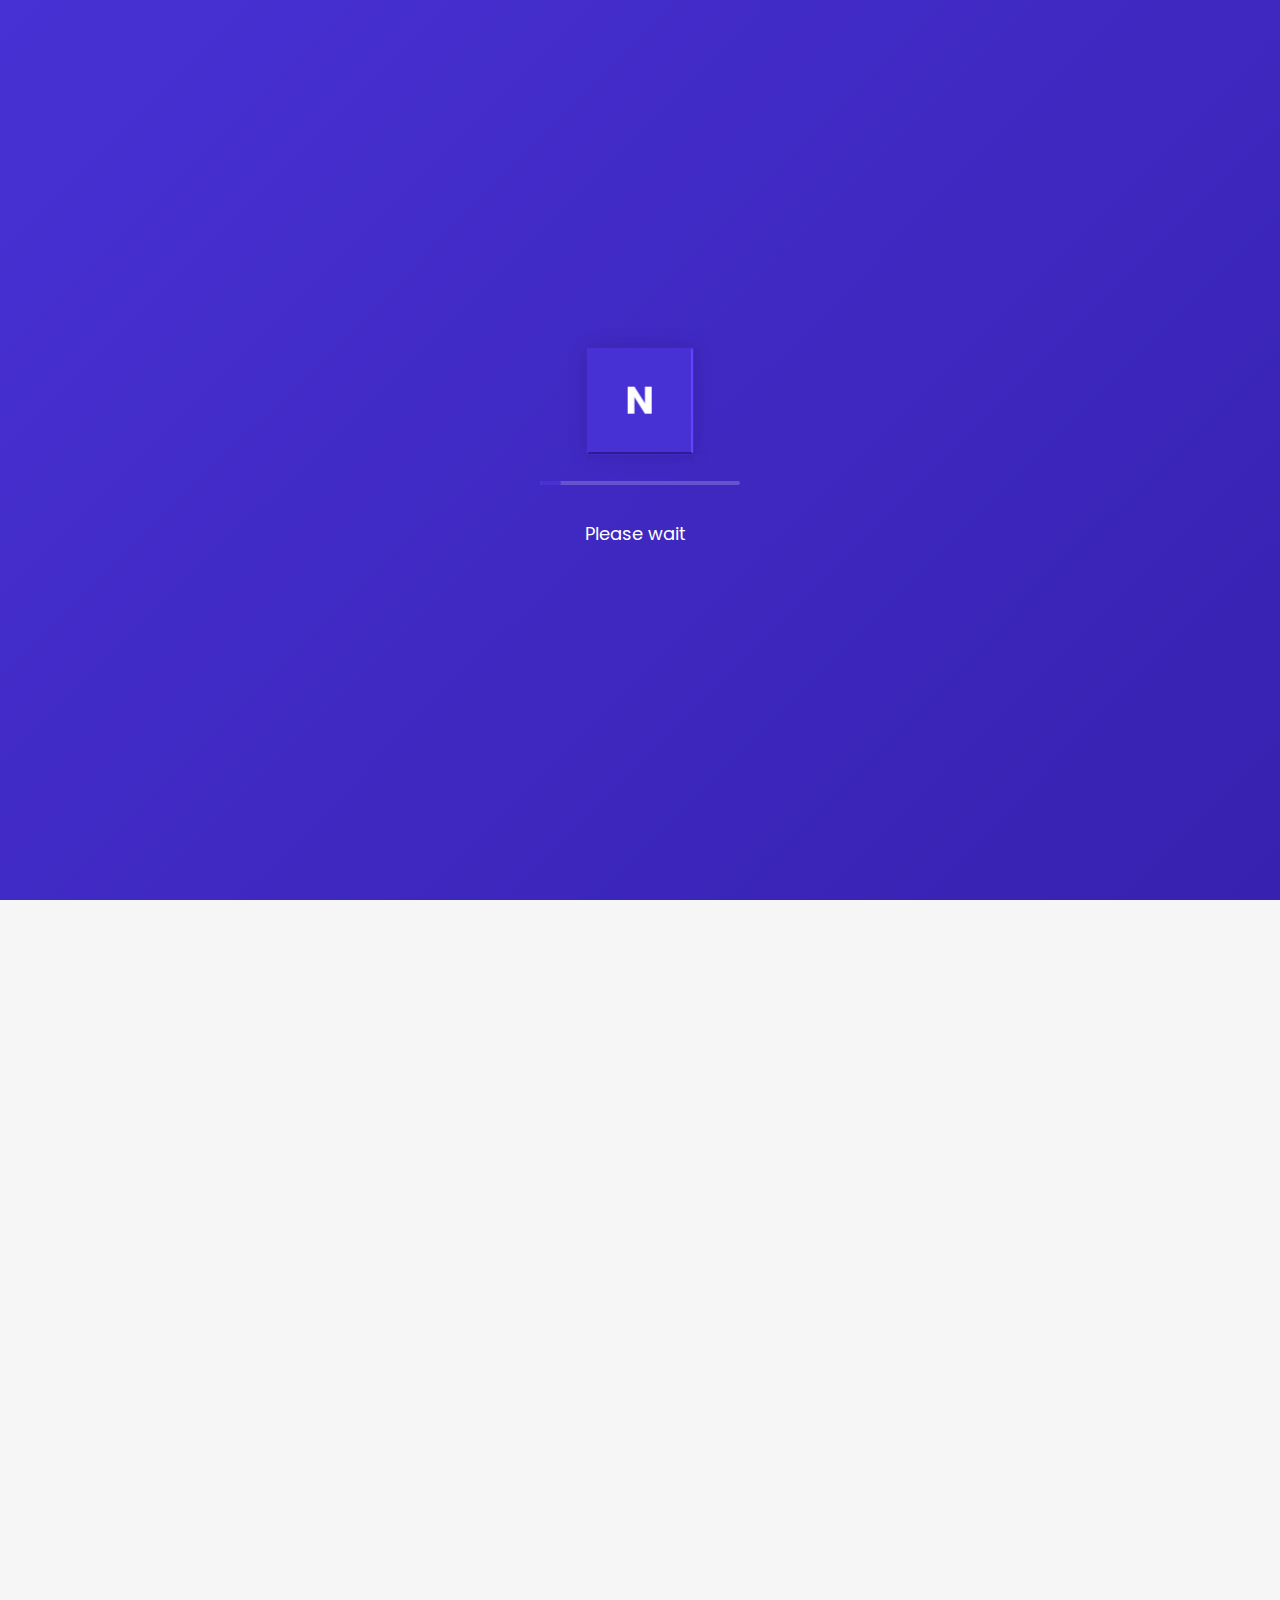
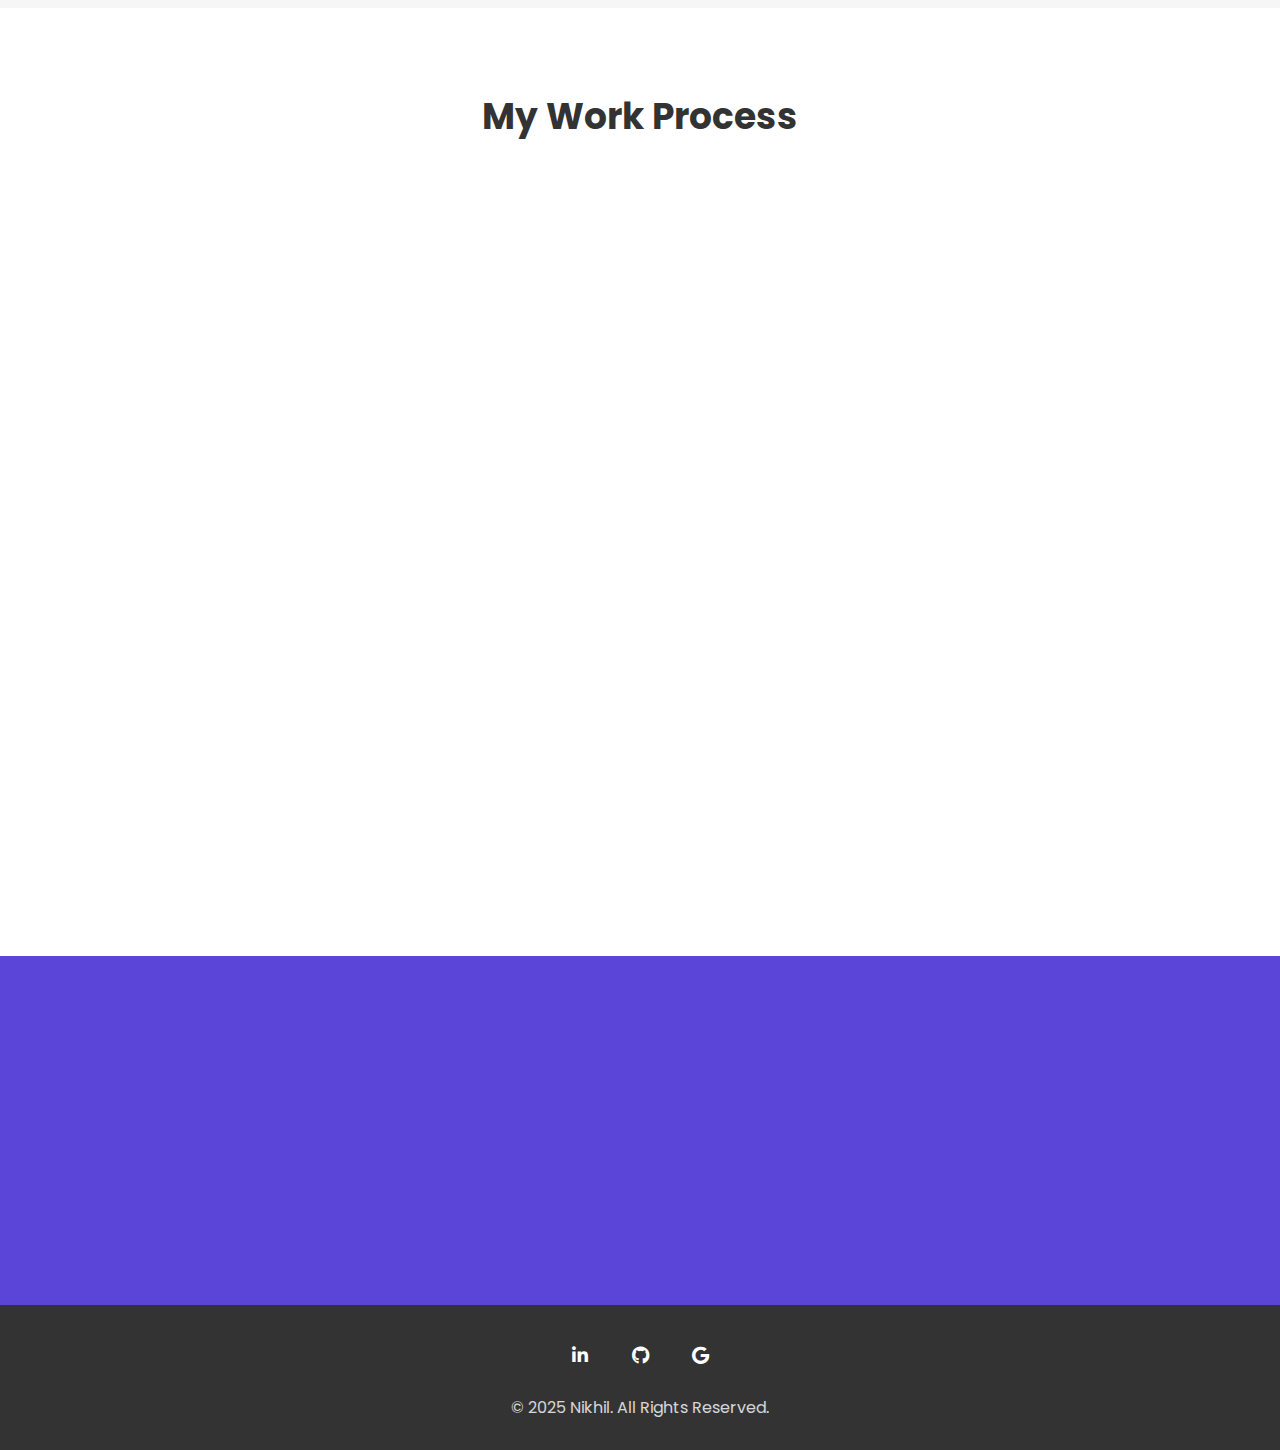
<file: services.html>
<!DOCTYPE html>
<html lang="en">
<head>
    <meta charset="UTF-8">
    <meta name="viewport" content="width=device-width, initial-scale=1.0">
    <title>My Services - Nikhil's Portfolio</title>
    <!-- Main styles -->
    <link rel="stylesheet" href="css/style.css">
    <!-- Transition styles -->
    <link rel="stylesheet" href="css/transitions.css">
    <!-- Fonts and icons -->
    <link href="https://cdnjs.cloudflare.com/ajax/libs/font-awesome/6.0.0-beta3/css/all.min.css" rel="stylesheet">
    <link href="https://fonts.googleapis.com/css2?family=Poppins:wght@300;400;500;600;700&display=swap" rel="stylesheet">
</head>
<body>
    <!-- Preloader -->
    <div class="preloader">
        <div class="preloader-content">
            <div class="cube-container">
                <div class="cube">
                    <div class="cube-face cube-face-front"><span>N</span></div>
                    <div class="cube-face cube-face-back"><span>N</span></div>
                    <div class="cube-face cube-face-right"><span>N</span></div>
                    <div class="cube-face cube-face-left"><span>N</span></div>
                    <div class="cube-face cube-face-top"><span>N</span></div>
                    <div class="cube-face cube-face-bottom"><span>N</span></div>
                </div>
            </div>
            <div class="progress-container">
                <div class="progress-bar"></div>
            </div>
            <div class="preloader-text">Please wait<span class="dot-animation"><span>.</span><span>.</span><span>.</span></span></div>
        </div>
    </div>

    <!-- Header -->
    <header>
        <div class="container">
            <nav>
                <div class="logo">Nikhil</div>
                <div class="nav-right">
                    <ul class="nav-links">
                        <li><a href="index.html">Home</a></li>
                        <li><a href="about.html">About</a></li>
                        <li><a href="services.html" class="active">Services</a></li>
                        <li><a href="portfolio.html">Portfolio</a></li>
                        <li><a href="contact.html">Contact</a></li>
                    </ul>
                    <div class="theme-toggle">
                        <i class="fas fa-sun"></i>
                        <label class="switch">
                            <input type="checkbox" id="themeToggle">
                            <span class="slider round"></span>
                        </label>
                        <i class="fas fa-moon"></i>
                    </div>
                </div>
            </nav>
        </div>
    </header>

    <!-- Main Content -->
    <main>
        <!-- Services Hero Section -->
        <section class="page-hero parallax-bg">
            <div class="container">
                <div class="page-hero-content fade-in">
                    <h1>My <span class="name-highlight">Services</span></h1>
                    <p>Professional solutions tailored to meet your needs</p>
                </div>
            </div>
        </section>

        <!-- Services Section -->
        <section class="services" id="services">
            <div class="container">
                <div class="services-intro fade-in">
                    <p>I offer specialized AI solutions and research services designed to transform data into actionable insights and innovative applications. With expertise in multimodal learning, computer vision, and machine learning, I deliver tailored solutions for complex challenges.</p>
                </div>
                <div class="services-grid stagger-animation">
                    <div class="service-card card-3d-effect">
                        <div class="service-icon">
                            <i class="fas fa-brain"></i>
                        </div>
                        <h3>AI Research & Development</h3>
                        <p>I conduct cutting-edge research in artificial intelligence domains, focusing on multimodal learning, foundation models, and computer vision applications.</p>
                        <ul class="service-features">
                            <li>State-of-the-art model development</li>
                            <li>Algorithm optimization</li>
                            <li>Research-backed solutions</li>
                            <li>Publication-quality work</li>
                        </ul>
                    </div>
                    
                    <div class="service-card card-3d-effect">
                        <div class="service-icon">
                            <i class="fas fa-camera"></i>
                        </div>
                        <h3>Computer Vision Solutions</h3>
                        <p>I develop advanced computer vision applications that extract meaningful insights from visual data for various industries and research fields.</p>
                        <ul class="service-features">
                            <li>Object detection & tracking</li>
                            <li>Image segmentation</li>
                            <li>Pose estimation</li>
                            <li>Activity recognition</li>
                        </ul>
                    </div>
                    
                    <div class="service-card card-3d-effect">
                        <div class="service-icon">
                            <i class="fas fa-code"></i>
                        </div>
                        <h3>AI Model Development</h3>
                        <p>I build custom AI models tailored to your specific needs, ensuring optimal performance, scalability, and interpretability.</p>
                        <ul class="service-features">
                            <li>Machine learning pipelines</li>
                            <li>Deep learning architectures</li>
                            <li>Multimodal systems</li>
                            <li>End-to-end solutions</li>
                        </ul>
                    </div>
                    
                    <div class="service-card card-3d-effect">
                        <div class="service-icon">
                            <i class="fas fa-dna"></i>
                        </div>
                        <h3>Bioinformatics & Medical AI</h3>
                        <p>I apply AI techniques to biological and medical data, enabling advanced analysis and insights for healthcare and research applications.</p>
                        <ul class="service-features">
                            <li>Genomic data analysis</li>
                            <li>Medical image processing</li>
                            <li>Biomarker discovery</li>
                            <li>Treatment response prediction</li>
                        </ul>
                    </div>
                    
                    <div class="service-card card-3d-effect">
                        <div class="service-icon">
                            <i class="fas fa-chalkboard-teacher"></i>
                        </div>
                        <h3>AI Consulting & Training</h3>
                        <p>I provide expert guidance on AI strategy, implementation, and offer specialized training to empower your team with AI knowledge.</p>
                        <ul class="service-features">
                            <li>Technical workshops</li>
                            <li>Implementation strategy</li>
                            <li>Technology evaluation</li>
                            <li>Custom training programs</li>
                        </ul>
                    </div>
                    
                    <div class="service-card card-3d-effect">
                        <div class="service-icon">
                            <i class="fas fa-project-diagram"></i>
                        </div>
                        <h3>Research Collaboration</h3>
                        <p>I partner with academic institutions, research labs, and companies on collaborative research projects in AI and related fields.</p>
                        <ul class="service-features">
                            <li>Joint paper publication</li>
                            <li>Experimental design</li>
                            <li>Technical implementation</li>
                            <li>Result analysis & validation</li>
                        </ul>
                    </div>
                </div>
            </div>
        </section>
        <!-- Process Section -->
        <section class="process parallax-bg">
            <div class="container">
                <div class="section-title">
                    <h2 class="highlight-text">My Work Process</h2>
                </div>
                <div class="process-steps">
                    <div class="process-step slide-in-left">
                        <div class="process-step-number">1</div>
                        <div class="process-step-content">
                            <h3>Requirement Analysis</h3>
                            <p>I begin by thoroughly understanding your requirements, goals, and challenges to ensure the solution addresses your specific needs.</p>
                        </div>
                    </div>
                    
                    <div class="process-step slide-in-right">
                        <div class="process-step-number">2</div>
                        <div class="process-step-content">
                            <h3>Planning & Design</h3>
                            <p>I create a detailed plan and design the solution architecture, considering scalability, performance, and user experience.</p>
                        </div>
                    </div>
                    
                    <div class="process-step slide-in-left">
                        <div class="process-step-number">3</div>
                        <div class="process-step-content">
                            <h3>Development</h3>
                            <p>I implement the solution using best practices and industry standards, with regular updates to keep you informed of progress.</p>
                        </div>
                    </div>
                    
                    <div class="process-step slide-in-right">
                        <div class="process-step-number">4</div>
                        <div class="process-step-content">
                            <h3>Testing & Quality Assurance</h3>
                            <p>I conduct thorough testing to ensure the solution is bug-free, secure, and meets all the specified requirements.</p>
                        </div>
                    </div>
                    
                    <div class="process-step slide-in-left">
                        <div class="process-step-number">5</div>
                        <div class="process-step-content">
                            <h3>Deployment & Support</h3>
                            <p>I deploy the solution and provide ongoing support and maintenance to ensure its continued success.</p>
                        </div>
                    </div>
                </div>
            </div>
        </section>

        <!-- Call to Action -->
        <section class="cta parallax-bg">
            <div class="container">
                <div class="cta-content scale-in">
                    <h2>Ready to start your project?</h2>
                    <p>Contact me today to discuss how I can help you achieve your goals.</p>
                    <a href="contact.html" class="btn btn-animated">Get Started</a>
                </div>
            </div>
        </section>
    </main>

    <!-- Footer -->
    <footer>
        <div class="container">
          <div class="social-links">
            <a href="https://www.linkedin.com/" target="_blank"><i class="fab fa-linkedin-in"></i></a>
            <a href="https://github.com/nikhiliit" target="_blank"><i class="fab fa-github"></i></a>
            <a href="https://scholar.google.com/citations?user=Von4NncAAAAJ&hl=en" target="_blank"><i class="fab fa-google"></i></a>
          </div>
          <p class="footer-text">&copy; 2025 Nikhil. All Rights Reserved.</p>
        </div>
      </footer>

    <!-- Common Scripts -->
    <script src="js/loader.js"></script>
    <script src="js/navigation.js"></script>
    <script src="js/theme-switcher.js"></script>
    <script src="js/mouse-effects.js"></script>
    <script src="js/scroll-animations.js"></script>
    <script src="js/section-dividers.js"></script>
    <script src="js/text-effects.js"></script>
    <script src="js/preloader.js"></script>
    <script src="js/interactive-cards.js"></script>
    <script src="js/parallax.js"></script>
</body>
</html>
</file>
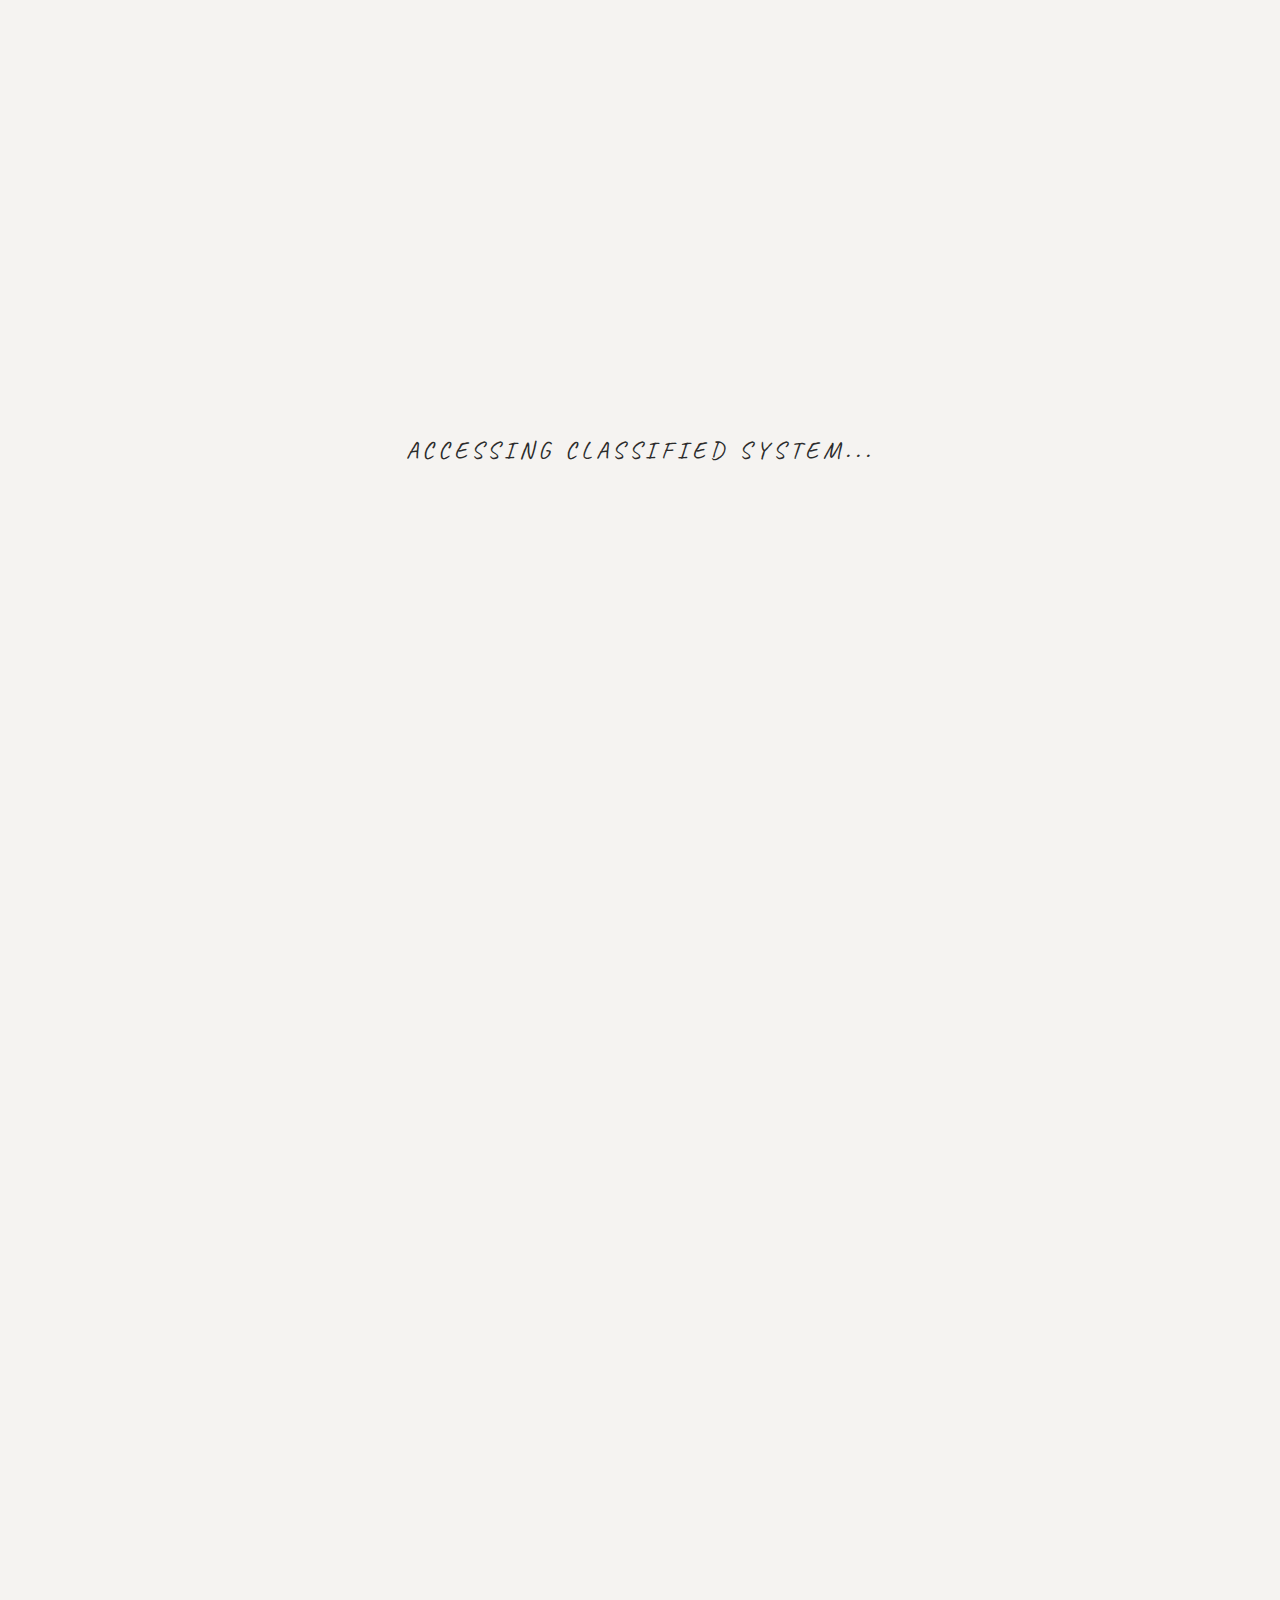
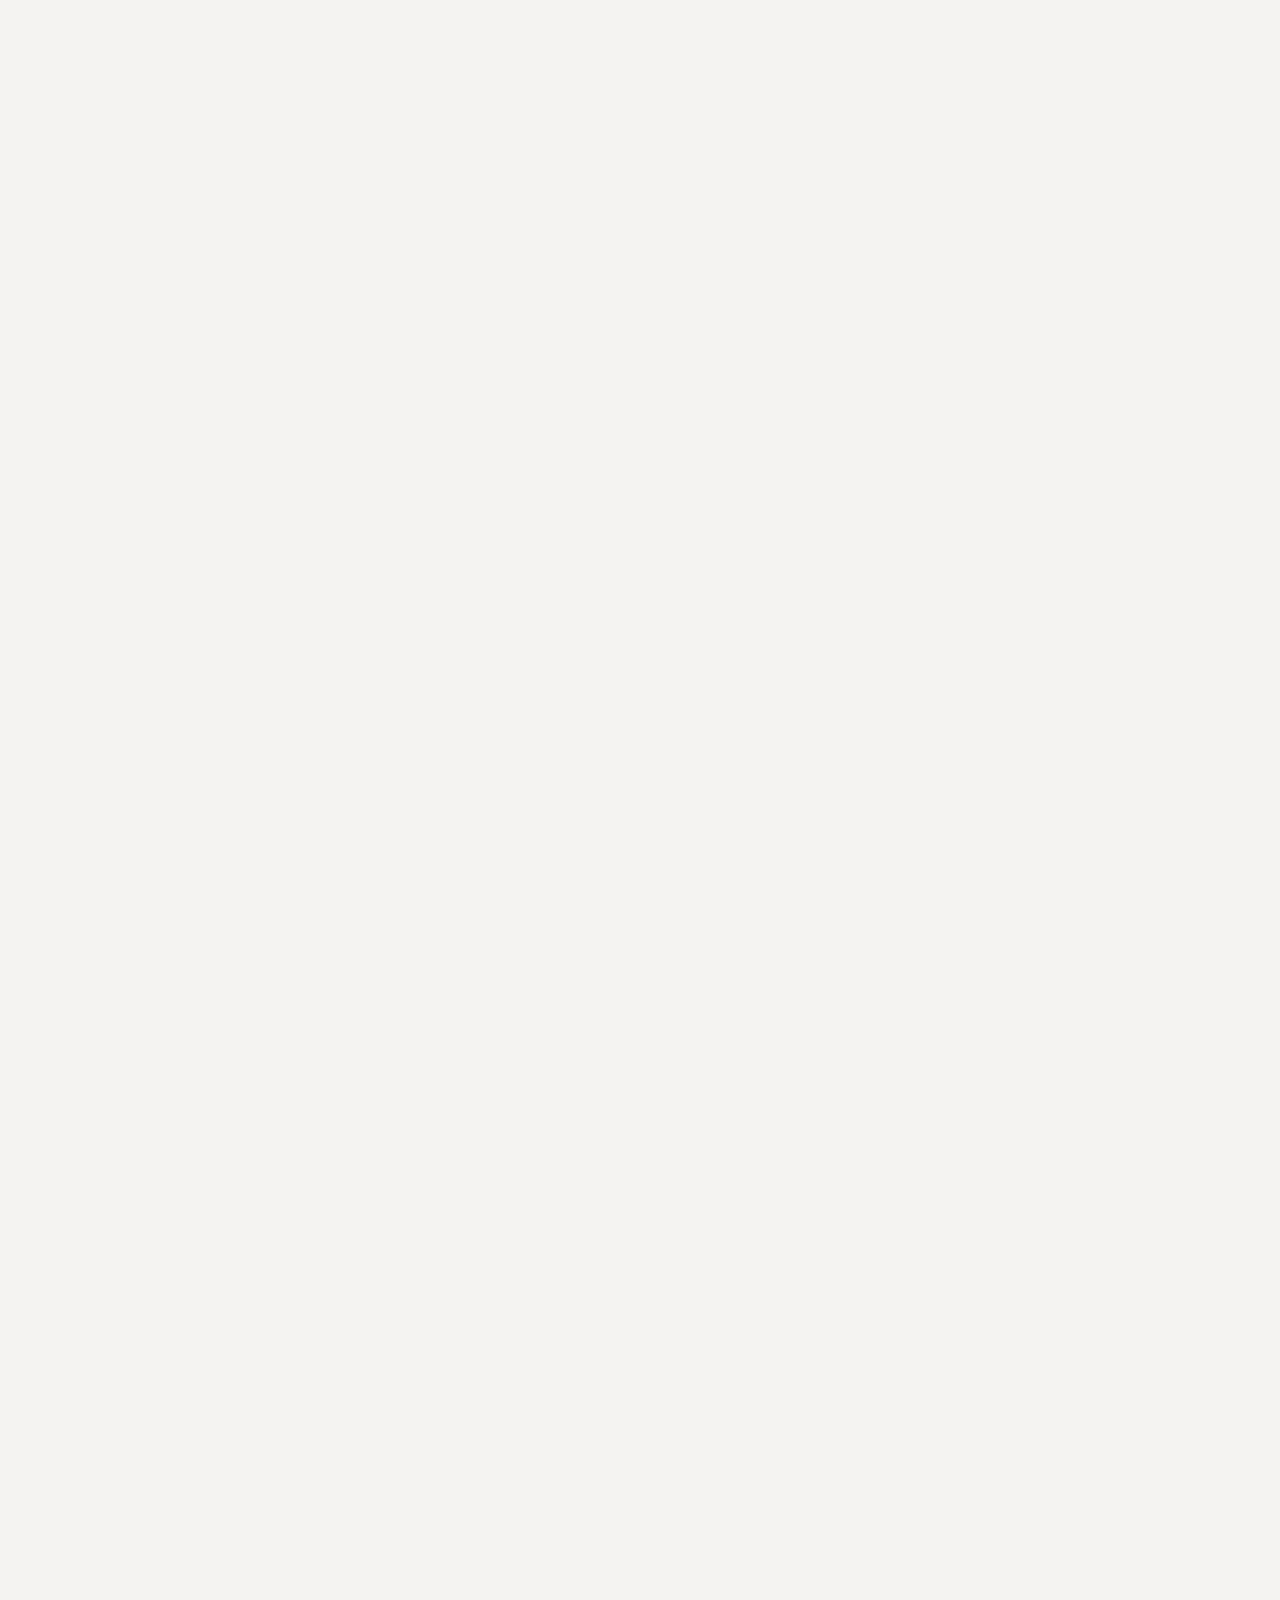
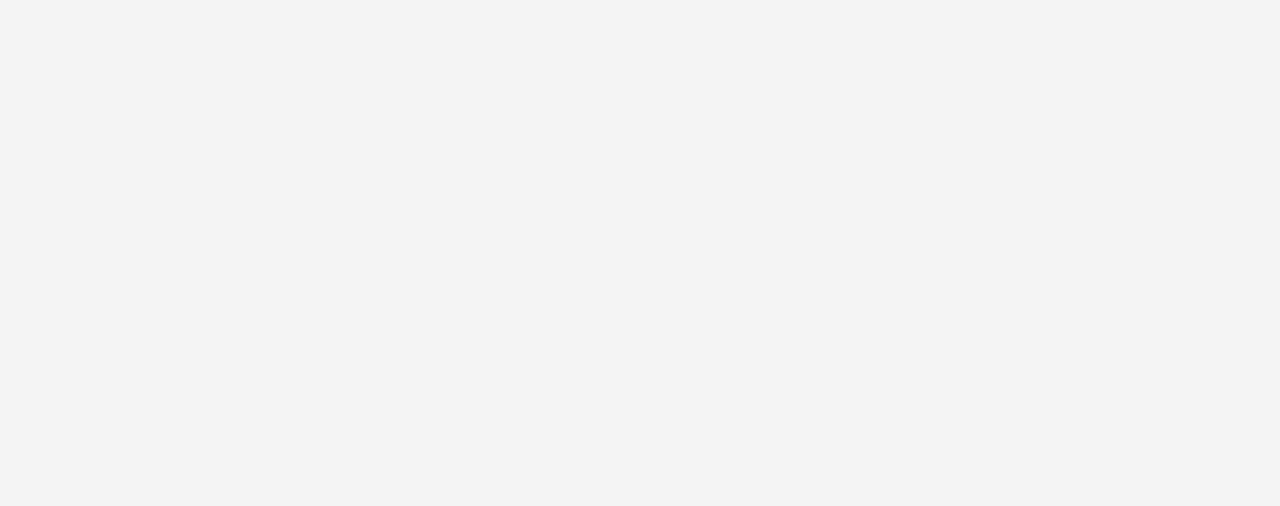
<file: stanford-sprint.html>
<!DOCTYPE html>
<html lang="en">
<head>
    <meta charset="UTF-8">
    <meta name="viewport" content="width=device-width, initial-scale=1.0">
    <title>CLASSIFIED: Stanford SPrinT - Nikhil Sharma</title>
    <meta name="description" content="Classified research collaboration at Stanford University focusing on secure edge-based ML systems for federal neuroscience research.">
    
    <!-- Google Fonts for Hand-Drawn Typography -->
    <link href="https://fonts.googleapis.com/css2?family=Caveat:wght@400;500;600;700&family=Kalam:wght@300;400;700&family=Architects+Daughter&display=swap" rel="stylesheet">
    
    <style>
        /* ===== RESET & VARIABLES ===== */
        * {
            margin: 0;
            padding: 0;
            box-sizing: border-box;
        }

        :root {
            /* Monochromatic Sketch Palette */
            --sketch-black: #2c2c2c;
            --paper-cream: #faf9f7;
            --sketch-gray: #555555;
            --sketch-light: #777777;
            --accent-sketch: #e2e8f0;
            --paper-white: #fefefe;
            --shadow-sketch: rgba(44, 44, 44, 0.1);
            --border-sketch: rgba(44, 44, 44, 0.2);
            /* Classified theme accents */
            --classified-dark: #1a1a1a;
            --classified-accent: #3a3a3a;
        }

        /* ===== BODY & PAPER TEXTURE ===== */
        body {
            font-family: 'Kalam', cursive;
            line-height: 1.7;
            color: var(--sketch-black);
            /* Darker paper background for classified feel */
            background: #f5f3f1;
            background-image: 
                radial-gradient(circle at 25% 25%, #f2efec 1px, transparent 1px),
                radial-gradient(circle at 75% 75%, #f0ede9 1px, transparent 1px),
                radial-gradient(circle at 50% 50%, #eeeae6 0.5px, transparent 0.5px);
            background-size: 50px 50px, 50px 50px, 25px 25px;
            background-attachment: fixed;
        }

        /* Ruled notebook lines overlay - denser for classified documents */
        body::before {
            content: '';
            position: fixed;
            top: 0;
            left: 0;
            width: 100%;
            height: 100%;
            background-image: 
                repeating-linear-gradient(
                    0deg,
                    transparent,
                    transparent 25px,
                    rgba(44, 44, 44, 0.12) 25px,
                    rgba(44, 44, 44, 0.12) 26px
                );
            pointer-events: none;
            z-index: -1;
        }

        /* ===== HEADER ===== */
        .header {
            position: fixed;
            top: 0;
            left: 0;
            right: 0;
            background: #f2f0ee;
            z-index: 100;
            padding: 1rem 0;
            border-bottom: 3px solid var(--sketch-black);
            box-shadow: 0 2px 20px var(--shadow-sketch);
            transform: rotate(-0.1deg);
        }

        /* Hand-drawn divider under header */
        .header::after {
            content: '';
            position: absolute;
            bottom: -4px;
            left: 20px;
            right: 20px;
            height: 3px;
            background-image: url("data:image/svg+xml,%3Csvg xmlns='http://www.w3.org/2000/svg' viewBox='0 0 100 6'%3E%3Cpath d='M0,3 Q25,1 50,4 Q75,2 100,3' stroke='%23555' fill='none' stroke-width='2' stroke-linecap='round'/%3E%3C/svg%3E");
            background-repeat: repeat-x;
        }

        .header-content {
            max-width: 1200px;
            margin: 0 auto;
            display: flex;
            justify-content: space-between;
            align-items: center;
            padding: 0 2rem;
        }

        .logo {
            font-family: 'Caveat', cursive;
            font-weight: 700;
            font-size: 2.2rem;
            color: var(--sketch-black);
            text-decoration: none;
            transform: rotate(-1.8deg);
            position: relative;
            text-shadow: 1px 1px 0px rgba(44, 44, 44, 0.1);
        }

        /* Lock doodle next to logo */
        .logo::after {
            content: '🔒';
            position: absolute;
            top: -12px;
            right: -30px;
            font-size: 1.2rem;
            transform: rotate(25deg);
            animation: lockShake 6s ease-in-out infinite;
        }

        @keyframes lockShake {
            0%, 100% { transform: rotate(25deg) translateX(0); }
            25% { transform: rotate(25deg) translateX(-1px); }
            75% { transform: rotate(25deg) translateX(1px); }
        }

        .classification-badge {
            background: var(--sketch-black);
            color: var(--paper-white);
            padding: 0.8rem 1.5rem;
            border-radius: 0.5rem;
            font-family: 'Architects Daughter', cursive;
            font-size: 0.9rem;
            font-weight: 700;
            text-transform: uppercase;
            letter-spacing: 0.1em;
            transform: rotate(3deg);
            border: 2px solid var(--sketch-black);
            animation: classifiedBlink 3s ease-in-out infinite;
        }

        @keyframes classifiedBlink {
            0%, 100% { opacity: 1; transform: rotate(3deg) scale(1); }
            50% { opacity: 0.8; transform: rotate(3deg) scale(1.02); }
        }

        .nav-menu {
            display: flex;
            gap: 1.5rem;
            list-style: none;
            font-family: 'Architects Daughter', cursive;
        }

        .nav-link {
            color: var(--sketch-gray);
            text-decoration: none;
            font-weight: 400;
            font-size: 1.1rem;
            padding: 0.6rem 1.2rem;
            border-radius: 20px;
            transition: all 0.3s ease;
            position: relative;
            transform: rotate(0.8deg);
        }

        .nav-link:nth-child(even) {
            transform: rotate(-0.8deg);
        }

        .nav-link:hover, .nav-link.active {
            color: var(--sketch-black);
            background: var(--accent-sketch);
            transform: rotate(0deg) scale(1.05);
            box-shadow: 2px 2px 8px var(--shadow-sketch);
        }

        /* ===== MAIN CONTENT ===== */
        .main-content {
            max-width: 1200px;
            margin: 0 auto;
            padding: 6rem 2rem 2rem;
        }

        /* ===== HERO SECTION ===== */
        .hero {
            text-align: center;
            margin: 3rem 0;
            position: relative;
        }

        .security-warning {
            background: rgba(44, 44, 44, 0.08);
            border: 3px solid var(--sketch-black);
            border-radius: 15px;
            padding: 1.5rem 2rem;
            margin-bottom: 3rem;
            font-family: 'Architects Daughter', cursive;
            font-size: 1rem;
            text-transform: uppercase;
            letter-spacing: 0.05em;
            transform: rotate(-0.8deg);
            position: relative;
            box-shadow: 5px 5px 15px var(--shadow-sketch);
        }

        /* Hand-drawn stamps effect */
        .security-warning::before {
            content: '⚠️';
            position: absolute;
            top: -8px;
            left: 1rem;
            font-size: 1.5rem;
            transform: rotate(-15deg);
        }

        .security-warning::after {
            content: '⚠️';
            position: absolute;
            top: -8px;
            right: 1rem;
            font-size: 1.5rem;
            transform: rotate(15deg);
        }

        .hero-title {
            font-family: 'Caveat', cursive;
            font-size: clamp(3rem, 8vw, 5rem);
            font-weight: 700;
            color: var(--sketch-black);
            margin-bottom: 1rem;
            transform: rotate(-0.8deg);
            position: relative;
            text-shadow: 2px 2px 0px rgba(44, 44, 44, 0.1);
        }

        /* Hand-drawn underline for hero title */
        .hero-title::after {
            content: '';
            position: absolute;
            bottom: -15px;
            left: 50%;
            transform: translateX(-50%);
            width: 300px;
            height: 6px;
            background-image: url("data:image/svg+xml,%3Csvg xmlns='http://www.w3.org/2000/svg' viewBox='0 0 100 12'%3E%3Cpath d='M0,6 Q25,3 50,8 Q75,10 100,6' stroke='%23777' fill='none' stroke-width='3' stroke-linecap='round'/%3E%3C/svg%3E");
            background-repeat: repeat-x;
        }

        .hero-subtitle {
            font-family: 'Kalam', cursive;
            font-size: 1.4rem;
            color: var(--sketch-gray);
            margin-bottom: 3rem;
            text-transform: uppercase;
            letter-spacing: 0.1em;
        }

        /* ===== SECURITY METRICS ===== */
        .security-metrics {
            display: grid;
            grid-template-columns: repeat(auto-fit, minmax(200px, 1fr));
            gap: 2rem;
            margin: 4rem 0;
            padding: 2.5rem;
            position: relative;
        }

        /* Hand-drawn container for metrics */
        .security-metrics::before {
            content: '';
            position: absolute;
            top: 0;
            left: 0;
            right: 0;
            bottom: 0;
            border: 3px solid var(--sketch-black);
            border-radius: 35px;
            transform: rotate(-1deg);
            background: var(--paper-white);
            z-index: -1;
            box-shadow: 8px 8px 25px var(--shadow-sketch);
        }

        .security-metrics::after {
            content: '';
            position: absolute;
            top: 8px;
            left: 8px;
            right: 8px;
            bottom: 8px;
            border: 1px solid var(--sketch-light);
            border-radius: 35px;
            transform: rotate(0.5deg);
            z-index: -1;
        }

        .metric-panel {
            text-align: center;
            position: relative;
            padding: 1.5rem;
            border: 2px solid var(--sketch-light);
            border-radius: 20px;
            background: var(--accent-sketch);
            transform: rotate(1deg);
            transition: all 0.4s ease;
            overflow: hidden;
        }

        .metric-panel:nth-child(even) {
            transform: rotate(-1deg);
        }

        .metric-panel:hover {
            transform: rotate(0deg) scale(1.05);
            box-shadow: 5px 5px 15px var(--shadow-sketch);
        }

        /* Scanning effect */
        .metric-panel::before {
            content: '';
            position: absolute;
            top: 0;
            left: -100%;
            width: 100%;
            height: 100%;
            background: linear-gradient(90deg, transparent, rgba(44, 44, 44, 0.1), transparent);
            animation: metricScan 4s linear infinite;
        }

        @keyframes metricScan {
            0% { left: -100%; }
            100% { left: 100%; }
        }

        .metric-value {
            font-family: 'Caveat', cursive;
            font-size: 2.8rem;
            font-weight: 700;
            color: var(--sketch-black);
            display: block;
            margin-bottom: 0.5rem;
            text-shadow: 1px 1px 0px rgba(44, 44, 44, 0.1);
        }

        .metric-label {
            font-family: 'Kalam', cursive;
            color: var(--sketch-gray);
            font-size: 0.9rem;
            text-transform: uppercase;
            letter-spacing: 0.05em;
        }

        /* ===== PROJECT OVERVIEW ===== */
        .project-overview {
            margin: 4rem 0;
        }

        .section-title {
            font-family: 'Caveat', cursive;
            font-size: 3.2rem;
            font-weight: 700;
            color: var(--sketch-black);
            text-align: center;
            margin-bottom: 3rem;
            transform: rotate(-0.8deg);
            position: relative;
        }

        .overview-grid {
            display: grid;
            grid-template-columns: repeat(auto-fit, minmax(350px, 1fr));
            gap: 2.5rem;
        }

        .overview-card {
            background: var(--paper-white);
            border: 4px solid var(--sketch-black);
            border-radius: 28px;
            padding: 2.5rem;
            position: relative;
            transform: rotate(0.8deg);
            transition: all 0.5s ease;
            box-shadow: 10px 10px 30px var(--shadow-sketch);
        }

        .overview-card:nth-child(even) {
            transform: rotate(-0.8deg);
        }

        .overview-card:hover {
            transform: rotate(0deg) scale(1.02);
            box-shadow: 15px 15px 40px rgba(44, 44, 44, 0.15);
        }

        /* Multiple border layers for hand-drawn effect */
        .overview-card::before {
            content: '';
            position: absolute;
            top: -8px;
            left: -8px;
            right: -8px;
            bottom: -8px;
            border: 2px solid var(--sketch-light);
            border-radius: 28px;
            transform: rotate(1.2deg);
            z-index: -1;
        }

        .card-icon {
            width: 70px;
            height: 70px;
            background: linear-gradient(135deg, var(--sketch-black), var(--classified-accent));
            border-radius: 15px;
            display: flex;
            align-items: center;
            justify-content: center;
            font-size: 2rem;
            margin-bottom: 1.5rem;
            box-shadow: 0 0 20px rgba(44, 44, 44, 0.3);
            color: var(--paper-white);
            transform: rotate(-5deg);
        }

        .card-title {
            font-family: 'Caveat', cursive;
            font-size: 1.8rem;
            font-weight: 700;
            color: var(--sketch-black);
            margin-bottom: 1rem;
        }

        .card-description {
            font-family: 'Kalam', cursive;
            color: var(--sketch-gray);
            line-height: 1.7;
            margin-bottom: 2rem;
        }

        .security-features {
            list-style: none;
        }

        .security-features li {
            font-family: 'Kalam', cursive;
            color: var(--sketch-gray);
            margin-bottom: 0.8rem;
            padding-left: 2rem;
            position: relative;
            font-size: 0.95rem;
        }

        .security-features li::before {
            content: '🔒';
            position: absolute;
            left: 0;
            font-size: 1rem;
            transform: rotate(-5deg);
        }

        /* ===== ARCHITECTURE DIAGRAM ===== */
        .architecture-section {
            background: rgba(44, 44, 44, 0.05);
            margin: 4rem 0;
            padding: 4rem 2rem;
            border: 3px solid var(--sketch-black);
            border-radius: 30px;
            position: relative;
            transform: rotate(-0.3deg);
        }

        .architecture-section::before {
            content: '';
            position: absolute;
            top: -6px;
            left: -6px;
            right: -6px;
            bottom: -6px;
            border: 1px solid var(--sketch-light);
            border-radius: 30px;
            transform: rotate(0.6deg);
            z-index: -1;
        }

        .architecture-diagram {
            text-align: center;
        }

        .diagram-title {
            font-family: 'Caveat', cursive;
            font-size: 2.5rem;
            font-weight: 700;
            color: var(--sketch-black);
            margin-bottom: 3rem;
            text-transform: uppercase;
            transform: rotate(0.5deg);
        }

        .pipeline-flow {
            display: grid;
            grid-template-columns: repeat(auto-fit, minmax(200px, 1fr));
            gap: 2rem;
            margin-bottom: 3rem;
        }

        .pipeline-step {
            background: var(--accent-sketch);
            border: 3px solid var(--sketch-black);
            border-radius: 20px;
            padding: 2rem;
            position: relative;
            transform: rotate(0.8deg);
            transition: all 0.3s ease;
        }

        .pipeline-step:nth-child(even) {
            transform: rotate(-0.8deg);
        }

        .pipeline-step:hover {
            transform: rotate(0deg) scale(1.05);
            box-shadow: 8px 8px 25px var(--shadow-sketch);
        }

        .step-number {
            background: var(--sketch-black);
            color: var(--paper-white);
            width: 40px;
            height: 40px;
            border-radius: 50%;
            display: flex;
            align-items: center;
            justify-content: center;
            font-weight: 700;
            font-size: 1.2rem;
            margin: 0 auto 1rem;
            transform: rotate(-8deg);
            font-family: 'Caveat', cursive;
        }

        .step-title {
            font-family: 'Caveat', cursive;
            font-weight: 600;
            color: var(--sketch-black);
            margin-bottom: 0.5rem;
            font-size: 1.3rem;
        }

        .step-description {
            font-family: 'Kalam', cursive;
            color: var(--sketch-gray);
            font-size: 0.9rem;
            line-height: 1.5;
        }

        /* ===== TEAM SECTION ===== */
        .team-section {
            margin: 4rem 0;
            text-align: center;
        }

        .collaboration-card {
            background: rgba(44, 44, 44, 0.08);
            border: 3px solid var(--sketch-black);
            border-radius: 28px;
            padding: 3rem;
            margin-bottom: 2rem;
            position: relative;
            transform: rotate(0.5deg);
            box-shadow: 8px 8px 25px var(--shadow-sketch);
        }

        /* Classified stamp effect */
        .collaboration-card::before {
            content: 'AUTHORIZED PERSONNEL ONLY';
            position: absolute;
            top: -12px;
            left: 50%;
            transform: translateX(-50%) rotate(-2deg);
            background: var(--sketch-black);
            color: var(--paper-white);
            padding: 0.5rem 1rem;
            border-radius: 8px;
            font-size: 0.8rem;
            font-weight: 700;
            font-family: 'Architects Daughter', cursive;
            letter-spacing: 0.05em;
        }

        .team-title {
            font-family: 'Caveat', cursive;
            font-size: 2.2rem;
            font-weight: 700;
            color: var(--sketch-black);
            margin-bottom: 1rem;
        }

        .team-description {
            font-family: 'Kalam', cursive;
            color: var(--sketch-gray);
            font-size: 1.1rem;
            line-height: 1.7;
        }

        /* ===== CONTACT SECTION ===== */
        .contact-section {
            background: var(--sketch-black);
            color: var(--paper-white);
            padding: 4rem 3rem;
            border-radius: 40px;
            text-align: center;
            margin: 4rem 0;
            position: relative;
            transform: rotate(-0.8deg);
            box-shadow: 12px 12px 35px var(--shadow-sketch);
        }

        /* Hand-drawn border inside contact section */
        .contact-section::before {
            content: '';
            position: absolute;
            top: 20px;
            left: 20px;
            right: 20px;
            bottom: 20px;
            border: 2px dashed var(--paper-white);
            border-radius: 30px;
            opacity: 0.4;
        }

        .contact-warning {
            background: rgba(255, 255, 255, 0.1);
            border: 2px solid rgba(255, 255, 255, 0.3);
            border-radius: 15px;
            padding: 2rem;
            max-width: 600px;
            margin: 0 auto;
        }

        .contact-title {
            font-family: 'Caveat', cursive;
            font-size: 2.2rem;
            font-weight: 700;
            color: var(--paper-white);
            margin-bottom: 1rem;
        }

        .contact-text {
            font-family: 'Kalam', cursive;
            color: var(--paper-white);
            line-height: 1.6;
            opacity: 0.9;
        }

        .classified-link {
            color: var(--paper-white);
            text-decoration: underline;
            font-weight: 600;
        }

        .classified-link:hover {
            text-shadow: 0 0 5px rgba(255, 255, 255, 0.8);
        }

        /* ===== FLOATING CLASSIFIED ICONS ===== */
        .classified-icon {
            position: fixed;
            font-size: 1.8rem;
            opacity: 0.1;
            animation: floatClassified 35s ease-in-out infinite;
            pointer-events: none;
        }

        .classified-icon:nth-child(1) { top: 20%; right: 8%; animation-delay: 0s; }
        .classified-icon:nth-child(2) { top: 60%; left: 8%; animation-delay: 12s; }
        .classified-icon:nth-child(3) { top: 40%; right: 12%; animation-delay: 24s; }

        @keyframes floatClassified {
            0%, 100% { transform: translateY(0) rotate(0deg); }
            25% { transform: translateY(-50px) rotate(20deg); }
            50% { transform: translateY(-25px) rotate(-20deg); }
            75% { transform: translateY(-60px) rotate(15deg); }
        }

        /* ===== MOBILE RESPONSIVE ===== */
        @media (max-width: 768px) {
            .header-content {
                padding: 0 1rem;
            }

            .nav-menu {
                display: none;
            }

            .main-content {
                padding: 5rem 1rem 2rem;
            }

            .overview-grid {
                grid-template-columns: 1fr;
                gap: 2rem;
            }

            .security-metrics {
                grid-template-columns: repeat(2, 1fr);
                gap: 1rem;
                padding: 2rem 1rem;
            }

            .pipeline-flow {
                grid-template-columns: 1fr;
            }

            .classification-badge {
                font-size: 0.8rem;
                padding: 0.6rem 1rem;
            }
        }

        /* ===== SCROLL REVEAL ANIMATION ===== */
        .reveal {
            opacity: 0;
            transform: translateY(40px) rotate(0deg);
            transition: all 0.9s ease;
        }

        .reveal.revealed {
            opacity: 1;
            transform: translateY(0) rotate(var(--random-rotation, 1deg));
        }

        /* ===== LOADING ANIMATION ===== */
        .loading-overlay {
            position: fixed;
            top: 0;
            left: 0;
            width: 100vw;
            height: 100vh;
            background: #f5f3f1;
            z-index: 1000;
            display: flex;
            align-items: center;
            justify-content: center;
            animation: fadeOutLoad 3s ease forwards;
        }

        .loading-text {
            font-family: 'Caveat', cursive;
            color: var(--sketch-black);
            font-size: 1.5rem;
            text-transform: uppercase;
            letter-spacing: 0.2em;
            animation: loadingPulse 1.5s ease-in-out infinite;
        }

        @keyframes loadingPulse {
            0%, 100% { opacity: 1; transform: scale(1); }
            50% { opacity: 0.6; transform: scale(1.05); }
        }

        @keyframes fadeOutLoad {
            0%, 85% { opacity: 1; }
            100% { opacity: 0; pointer-events: none; }
        }
    </style>
</head>
<body>
    <!-- Loading Screen -->
    <div class="loading-overlay">
        <div class="loading-text">ACCESSING CLASSIFIED SYSTEM...</div>
    </div>

    <!-- Floating classified icons -->
    <div class="classified-icon">🔒</div>
    <div class="classified-icon">🛡️</div>
    <div class="classified-icon">⚠️</div>

    <!-- Header -->
    <header class="header">
        <div class="header-content">
            <a href="index.html" class="logo">CLASSIFIED.SYSTEM</a>
            <div class="classification-badge">TOP SECRET</div>
            <nav class="nav">
                <ul class="nav-menu">
                    <li><a href="index.html" class="nav-link">HOME</a></li>
                    <li><a href="research.html" class="nav-link">RESEARCH</a></li>
                    <li><a href="experience.html" class="nav-link">JOURNEY</a></li>
                    <li><a href="stanford-sprint.html" class="nav-link active">STANFORD</a></li>
                    <li><a href="cisco-robotics.html" class="nav-link">CISCO</a></li>
                </ul>
            </nav>
        </div>
    </header>

    <!-- Main Content -->
    <main class="main-content">
        <!-- Hero Section -->
        <section class="hero">
            <div class="security-warning">
                RESTRICTED ACCESS: NSA REGULATED RESEARCH ENVIRONMENT
            </div>
            
            <h1 class="hero-title">STANFORD SPrinT</h1>
            <p class="hero-subtitle">Secure Edge-Based Neural Networks</p>
        </section>

        <!-- Security Metrics -->
        <section class="security-metrics reveal">
            <div class="metric-panel">
                <div class="metric-value">&lt;10ms</div>
                <div class="metric-label">Inference Latency</div>
            </div>
            <div class="metric-panel">
                <div class="metric-value">100%</div>
                <div class="metric-label">NSA Compliant</div>
            </div>
            <div class="metric-panel">
                <div class="metric-value">24/7</div>
                <div class="metric-label">Monitoring</div>
            </div>
            <div class="metric-panel">
                <div class="metric-value">ZERO</div>
                <div class="metric-label">Security Incidents</div>
            </div>
        </section>

        <!-- Project Overview -->
        <section class="project-overview reveal">
            <h2 class="section-title">Mission Objectives</h2>
            <div class="overview-grid">
                <div class="overview-card">
                    <div class="card-icon">🔐</div>
                    <h3 class="card-title">Secure Edge Inference</h3>
                    <p class="card-description">
                        Development of classified edge-based inference systems for real-time behavioral 
                        analysis with federal security compliance and NSA-regulated protocols.
                    </p>
                    <ul class="security-features">
                        <li>End-to-end encryption for all data transmission</li>
                        <li>Zero-trust security architecture implementation</li>
                        <li>Real-time threat detection and response</li>
                        <li>Secure key management and rotation</li>
                    </ul>
                </div>

                <div class="overview-card">
                    <div class="card-icon">🧠</div>
                    <h3 class="card-title">Neural Behavior Analysis</h3>
                    <p class="card-description">
                        Advanced multimodal machine learning models for real-time mouse behavior 
                        tracking and analysis in neuroscience research applications.
                    </p>
                    <ul class="security-features">
                        <li>Real-time behavioral pattern recognition</li>
                        <li>Multi-sensor data fusion algorithms</li>
                        <li>Adaptive learning from behavioral data</li>
                        <li>Anomaly detection in movement patterns</li>
                    </ul>
                </div>

                <div class="overview-card">
                    <div class="card-icon">☁️</div>
                    <h3 class="card-title">AWS Secure Deployment</h3>
                    <p class="card-description">
                        Scalable cloud infrastructure deployment on AWS with custom security 
                        configurations for federally regulated research environments.
                    </p>
                    <ul class="security-features">
                        <li>AWS GovCloud secure deployment</li>
                        <li>Automated scaling and load balancing</li>
                        <li>Encrypted data storage and processing</li>
                        <li>Compliance monitoring and reporting</li>
                    </ul>
                </div>

                <div class="overview-card">
                    <div class="card-icon">⚡</div>
                    <h3 class="card-title">Performance Optimization</h3>
                    <p class="card-description">
                        Ultra-low latency system optimization achieving sub-10ms inference times 
                        while maintaining security and accuracy requirements.
                    </p>
                    <ul class="security-features">
                        <li>Hardware-accelerated inference pipelines</li>
                        <li>Optimized neural network architectures</li>
                        <li>Edge computing resource management</li>
                        <li>Real-time performance monitoring</li>
                    </ul>
                </div>
            </div>
        </section>

        <!-- Architecture Section -->
        <section class="architecture-section reveal">
            <div class="architecture-diagram">
                <h2 class="diagram-title">Secure ML Pipeline Architecture</h2>
                <div class="pipeline-flow">
                    <div class="pipeline-step">
                        <div class="step-number">1</div>
                        <h3 class="step-title">Data Acquisition</h3>
                        <p class="step-description">Multi-sensor behavioral data collection with real-time preprocessing</p>
                    </div>
                    <div class="pipeline-step">
                        <div class="step-number">2</div>
                        <h3 class="step-title">Secure Processing</h3>
                        <p class="step-description">Encrypted data processing with NSA-compliant security protocols</p>
                    </div>
                    <div class="pipeline-step">
                        <div class="step-number">3</div>
                        <h3 class="step-title">Edge Inference</h3>
                        <p class="step-description">Ultra-low latency neural network inference on secure edge devices</p>
                    </div>
                    <div class="pipeline-step">
                        <div class="step-number">4</div>
                        <h3 class="step-title">AWS Deployment</h3>
                        <p class="step-description">Scalable cloud deployment with automated monitoring and compliance</p>
                    </div>
                </div>
            </div>
        </section>

        <!-- Team Section -->
        <section class="team-section reveal">
            <div class="collaboration-card">
                <h3 class="team-title">Research Collaboration</h3>
                <p class="team-description">
                    Working directly with Dr. Mehrdad Shamloo and cross-functional neuroscience teams 
                    at Stanford University on federally funded research initiatives. This collaboration 
                    bridges cutting-edge ML research with critical national security applications.
                </p>
            </div>
        </section>

        <!-- Contact Section -->
        <section class="contact-section reveal">
            <div class="contact-warning">
                <h3 class="contact-title">SECURITY CLEARANCE REQUIRED</h3>
                <p class="contact-text">
                    Access to detailed project information requires appropriate security clearance. 
                    For collaboration inquiries on non-classified aspects of this research, contact 
                    <a href="mailto:sharmanikhiljiit@gmail.com" class="classified-link">authorized personnel</a>.
                </p>
            </div>
        </section>
    </main>

    <!-- JavaScript for Interactions -->
    <script>
        // Random rotations array for reveal animations
        const randomRotations = ['-1.2deg', '0.8deg', '-1.5deg', '1.1deg', '-0.9deg', '1.3deg'];

        /* ===== SECURITY SCANNING EFFECTS ===== */
        function initializeSecurityEffects() {
            // Random security alerts
            setInterval(() => {
                if (Math.random() < 0.08) { // 8% chance every 4 seconds
                    showSecurityAlert();
                }
            }, 4000);
        }

        function showSecurityAlert() {
            const alert = document.createElement('div');
            alert.style.cssText = `
                position: fixed;
                top: 20px;
                right: 20px;
                background: rgba(44, 44, 44, 0.9);
                border: 2px solid #555;
                color: #faf9f7;
                padding: 0.8rem 1.2rem;
                border-radius: 8px;
                font-family: 'Architects Daughter', cursive;
                font-size: 0.9rem;
                z-index: 1000;
                transform: rotate(-2deg);
                animation: securityFade 4s ease forwards;
                box-shadow: 3px 3px 10px rgba(0,0,0,0.2);
            `;
            alert.textContent = 'SYSTEM SCAN: ALL SECURE';
            document.body.appendChild(alert);
            
            setTimeout(() => {
                if (document.body.contains(alert)) {
                    document.body.removeChild(alert);
                }
            }, 4000);
        }

        // Add security fade animation
        const style = document.createElement('style');
        style.textContent = `
            @keyframes securityFade {
                0% { opacity: 0; transform: translateX(100%) rotate(-2deg); }
                15% { opacity: 1; transform: translateX(0) rotate(-2deg); }
                85% { opacity: 1; transform: translateX(0) rotate(-2deg); }
                100% { opacity: 0; transform: translateX(100%) rotate(-2deg); }
            }
        `;
        document.head.appendChild(style);

        /* ===== SCROLL REVEAL ANIMATIONS ===== */
        const observerOptions = {
            threshold: 0.15,
            rootMargin: '0px 0px -80px 0px'
        };

        const observer = new IntersectionObserver((entries) => {
            entries.forEach(entry => {
                if (entry.isIntersecting) {
                    const randomRotation = randomRotations[Math.floor(Math.random() * randomRotations.length)];
                    entry.target.style.setProperty('--random-rotation', randomRotation);
                    entry.target.classList.add('revealed');
                }
            });
        }, observerOptions);

        // Observe cards for scroll animations
        document.querySelectorAll('.reveal').forEach(element => {
            element.style.opacity = '0';
            element.style.transform = 'translateY(40px) rotate(0deg)';
            element.style.transition = 'opacity 0.9s ease, transform 0.9s ease';
            observer.observe(element);
        });

        /* ===== ENHANCED HOVER EFFECTS ===== */
        document.querySelectorAll('.overview-card, .metric-panel').forEach(card => {
            card.addEventListener('mouseenter', () => {
                card.style.transform = card.style.transform.replace(/rotate\([^)]*\)/, '') + ' rotate(0deg) scale(1.02)';
                card.style.boxShadow = '15px 15px 40px rgba(44, 44, 44, 0.2)';
            });

            card.addEventListener('mouseleave', () => {
                const isEven = Array.from(card.parentNode.children).indexOf(card) % 2 === 0;
                const rotation = card.classList.contains('metric-panel') ? 
                    (isEven ? 'rotate(1deg)' : 'rotate(-1deg)') : 
                    (isEven ? 'rotate(0.8deg)' : 'rotate(-0.8deg)');
                card.style.transform = card.style.transform.replace(/rotate\([^)]*\)/, '').replace(/scale\([^)]*\)/, '') + ' ' + rotation;
                card.style.boxShadow = card.classList.contains('metric-panel') ? '' : '10px 10px 30px rgba(44, 44, 44, 0.1)';
            });
        });

        /* ===== PIPELINE STEP HOVER EFFECTS ===== */
        document.querySelectorAll('.pipeline-step').forEach(step => {
            step.addEventListener('mouseenter', () => {
                step.style.transform = step.style.transform.replace(/rotate\([^)]*\)/, '') + ' rotate(0deg) scale(1.05)';
            });
            
            step.addEventListener('mouseleave', () => {
                const isEven = Array.from(step.parentNode.children).indexOf(step) % 2 === 0;
                const rotation = isEven ? 'rotate(0.8deg)' : 'rotate(-0.8deg)';
                step.style.transform = step.style.transform.replace(/rotate\([^)]*\)/, '').replace(/scale\([^)]*\)/, '') + ' ' + rotation;
            });
        });

        /* ===== INITIALIZE SECURITY EFFECTS ===== */
        initializeSecurityEffects();

        /* ===== RANDOM GRID INTERFERENCE ===== */
        setInterval(() => {
            const body = document.body;
            if (Math.random() < 0.1) { // 10% chance every 3 seconds
                body.style.filter = 'brightness(0.98)';
                setTimeout(() => {
                    body.style.filter = 'none';
                }, 150);
            }
        }, 3000);

        /* ===== CONSOLE SECURITY WARNING ===== */
        console.log('%c⚠️ CLASSIFIED SYSTEM ACCESS ⚠️', 'color: #2c2c2c; font-size: 20px; font-weight: bold; font-family: "Caveat", cursive;');
        console.log('%cUnauthorized access to this system is prohibited.', 'color: #555; font-size: 14px; font-family: "Kalam", cursive;');
        console.log('%cHand-sketched with security protocols 🔒✏️', 'color: #777; font-size: 12px; font-family: "Kalam", cursive;');

        /* ===== SMOOTH SCROLLING ===== */
        document.querySelectorAll('a[href^="#"]').forEach(anchor => {
            anchor.addEventListener('click', function (e) {
                e.preventDefault();
                const target = document.querySelector(this.getAttribute('href'));
                if (target) {
                    target.scrollIntoView({
                        behavior: 'smooth',
                        block: 'start'
                    });
                }
            });
        });

        /* ===== ACCESSIBILITY ENHANCEMENTS ===== */
        // Reduce motion for users who prefer it
        if (window.matchMedia('(prefers-reduced-motion: reduce)').matches) {
            document.querySelectorAll('*').forEach(el => {
                el.style.animationDuration = '0.01ms !important';
                el.style.animationIterationCount = '1 !important';
                el.style.transitionDuration = '0.01ms !important';
            });
        }

        // Keyboard navigation enhancement
        document.addEventListener('keydown', (e) => {
            if (e.key === 'Tab') {
                document.body.classList.add('keyboard-navigation');
            }
        });

        document.addEventListener('mousedown', () => {
            document.body.classList.remove('keyboard-navigation');
        });
    </script>
</body>
</html>
</file>
<file: css/style.css>
/* Base Styles */
:root {
    --bg-color: #f9f9f9;
    --text-color: #333;
    --primary-color: #4831D4;
    --card-bg: white;
    --header-bg: white;
    --shadow-color: rgba(0, 0, 0, 0.1);
    --footer-bg: #333;
    --footer-text: white;
    --secondary-color: #6045FF;
    --muted-color: #666;
    --border-color: #ddd;
    --accent-color: #8A2BE2; /* Added purple accent color */
    --success-color: #28a745;
    --danger-color: #dc3545;
    --warning-color: #ffc107;
    --info-color: #17a2b8;
}

[data-theme="dark"] {
    --bg-color: #121212;
    --text-color: #f0f0f0;
    --primary-color: #6045FF;
    --card-bg: #1e1e1e;
    --header-bg: #1a1a1a;
    --shadow-color: rgba(0, 0, 0, 0.4);
    --footer-bg: #1a1a1a;
    --footer-text: #f0f0f0;
    --secondary-color: #4831D4;
    --muted-color: #999;
    --border-color: #333;
    --accent-color: #B388FF; /* Lighter purple for dark mode */
}

* {
    margin: 0;
    padding: 0;
    box-sizing: border-box;
    font-family: 'Poppins', sans-serif;
}

body {
    background: var(--bg-color);
    color: var(--text-color);
    line-height: 1.6;
    transition: background 0.3s ease, color 0.3s ease;
}

a {
    text-decoration: none;
    color: var(--text-color);
    transition: color 0.3s ease;
}

ul {
    list-style: none;
}

.container {
    max-width: 1200px;
    margin: 0 auto;
    padding: 0 20px;
}

.btn {
    display: inline-block;
    background: var(--primary-color);
    color: white;
    padding: 12px 24px;
    border-radius: 5px;
    font-weight: 500;
    transition: all 0.3s ease;
    border: none;
    cursor: pointer;
    position: relative;
    overflow: hidden;
    z-index: 1;
}

.btn:hover {
    background: var(--secondary-color);
    transform: translateY(-3px);
    box-shadow: 0 5px 15px var(--shadow-color);
}

.btn-outline {
    background: transparent;
    border: 2px solid var(--primary-color);
    color: var(--primary-color);
}

.btn-outline:hover {
    background: var(--primary-color);
    color: white;
}

.btn-small {
    padding: 8px 16px;
    font-size: 14px;
}

/* Button ripple effect */
.btn::after {
    content: '';
    position: absolute;
    top: 50%;
    left: 50%;
    width: 5px;
    height: 5px;
    background: rgba(255, 255, 255, 0.5);
    opacity: 0;
    border-radius: 100%;
    transform: scale(1, 1) translate(-50%);
    transform-origin: 50% 50%;
}

.btn:hover::after {
    animation: ripple 1s ease-out;
}

@keyframes ripple {
    0% {
        transform: scale(0, 0);
        opacity: 0.5;
    }
    100% {
        transform: scale(20, 20);
        opacity: 0;
    }
}

/* Button animated version */
.btn-animated {
    position: relative;
    overflow: hidden;
}

.btn-animated::before {
    content: '';
    position: absolute;
    top: 0;
    left: 0;
    width: 100%;
    height: 100%;
    background: linear-gradient(90deg, transparent, rgba(255, 255, 255, 0.2), transparent);
    transform: translateX(-100%);
}

.btn-animated:hover::before {
    animation: buttonGlow 1.5s infinite;
}

@keyframes buttonGlow {
    100% {
        transform: translateX(100%);
    }
}

/* Header */
header {
    background: var(--header-bg);
    box-shadow: 0 2px 10px var(--shadow-color);
    position: fixed;
    width: 100%;
    z-index: 100;
    transition: background 0.3s ease, box-shadow 0.3s ease;
}

nav {
    display: flex;
    justify-content: space-between;
    align-items: center;
    padding: 20px 0;
}

.logo {
    font-size: 24px;
    font-weight: 700;
    color: var(--primary-color);
    transition: color 0.3s ease, transform 0.3s ease;
    position: relative;
}

.logo::after {
    content: '';
    position: absolute;
    bottom: -5px;
    left: 0;
    width: 0;
    height: 2px;
    background: var(--primary-color);
    transition: width 0.3s ease;
}

.logo:hover {
    animation: logoWobble 0.6s ease-out;
}

.logo:hover::after {
    width: 100%;
}

@keyframes logoWobble {
    0% { transform: rotate(0deg); }
    30% { transform: rotate(8deg); }
    60% { transform: rotate(-8deg); }
    100% { transform: rotate(0deg); }
}

.nav-links {
    display: flex;
    align-items: center;
}

.nav-links li {
    margin-left: 30px;
}

.nav-links a {
    font-weight: 500;
    position: relative;
}

.nav-links a::after {
    content: '';
    position: absolute;
    width: 0;
    height: 2px;
    background: var(--primary-color);
    bottom: -5px;
    left: 0;
    transition: width 0.3s ease;
}

.nav-links a:hover::after,
.nav-links a.active::after {
    width: 100%;
}

/* Theme toggle switch */
.theme-toggle {
    display: flex;
    align-items: center;
    margin-left: 20px;
}

.switch {
    position: relative;
    display: inline-block;
    width: 60px;
    height: 28px;
    margin: 0 10px;
}

.switch input {
    opacity: 0;
    width: 0;
    height: 0;
}

.slider {
    position: absolute;
    cursor: pointer;
    top: 0;
    left: 0;
    right: 0;
    bottom: 0;
    background-color: #ccc;
    transition: .4s;
}

.slider:before {
    position: absolute;
    content: "";
    height: 20px;
    width: 20px;
    left: 4px;
    bottom: 4px;
    background-color: white;
    transition: .4s;
}

input:checked + .slider {
    background-color: var(--primary-color);
}

input:checked + .slider:before {
    transform: translateX(32px);
}

.slider.round {
    border-radius: 34px;
}

.slider.round:before {
    border-radius: 50%;
}

/* Position the theme toggle in the navigation */
.nav-right {
    display: flex;
    align-items: center;
}

/* Hero Section */
.hero {
    min-height: 100vh;
    display: flex;
    align-items: center;
    padding-top: 80px;
    position: relative;
    overflow: hidden;
}

.hero-content {
    display: flex;
    align-items: center;
    justify-content: space-between;
    position: relative;
    z-index: 2;
    flex-wrap: wrap;
}

.hero-text {
    flex: 1;
    padding-right: 40px;
    min-width: 300px;
}

.hero-text h1 {
    font-size: 48px;
    margin-bottom: 20px;
    color: var(--text-color);
}

.hero-text h1 span {
    color: var(--primary-color);
    position: relative;
}

.hero-text h1 span::after {
    content: '';
    position: absolute;
    bottom: -4px;
    left: 0;
    width: 0;
    height: 3px;
    background: var(--primary-color);
    animation: underlineAnim 1s forwards 0.5s;
}

@keyframes underlineAnim {
    to {
        width: 100%;
    }
}

.hero-description {
    margin-bottom: 25px;
    font-size: 16px;
    color: var(--muted-color);
    max-width: 600px;
}

.hero-buttons {
    display: flex;
    gap: 15px;
    margin-bottom: 30px;
}

.hero-text p {
    font-size: 18px;
    margin-bottom: 30px;
    color: var(--muted-color);
}

.hero-image {
    flex: 1;
    text-align: center;
    min-width: 300px;
    position: relative;
}

.hero-image img {
    max-width: 100%;
    border-radius: 10px;
    box-shadow: 0 5px 15px var(--shadow-color);
    transition: transform 0.5s ease, box-shadow 0.5s ease;
}

.hero-image:hover img {
    transform: scale(1.02) translateY(-5px);
    box-shadow: 0 15px 30px var(--shadow-color);
}

.hero-badges {
    display: flex;
    flex-wrap: wrap;
    gap: 10px;
    margin-top: 20px;
    justify-content: center;
}

.badge {
    background: rgba(72, 49, 212, 0.1);
    padding: 8px 15px;
    border-radius: 20px;
    display: flex;
    align-items: center;
    gap: 8px;
    font-size: 14px;
    transition: all 0.3s ease;
}

.badge:hover {
    background: var(--primary-color);
    color: white;
    transform: translateY(-3px);
}

.badge i {
    font-size: 16px;
    color: var(--primary-color);
}

.badge:hover i {
    color: white;
}

/* AI-themed floating elements */
.floating-icon {
    position: absolute;
    color: rgba(72, 49, 212, 0.1);
    animation: float 8s ease-in-out infinite;
    z-index: 1;
}

.floating-icon:nth-child(odd) {
    animation-duration: 10s;
}

@keyframes float {
    0% { transform: translateY(0) rotate(0); }
    25% { transform: translateY(-15px) rotate(5deg); }
    50% { transform: translateY(0) rotate(0); }
    75% { transform: translateY(15px) rotate(-5deg); }
    100% { transform: translateY(0) rotate(0); }
}

/* Typing animation styles */
.typist-wrapper {
    font-size: 24px;
    min-height: 40px;
    font-weight: 500;
    color: var(--primary-color);
}

#typingText::after {
    content: '|';
    animation: blink 1s infinite;
}

@keyframes blink {
    0%, 100% { opacity: 1; }
    50% { opacity: 0; }
}

/* Page Hero Section */
.page-hero {
    padding: 160px 0 80px;
    background: rgba(240, 240, 240, 0.3);
    text-align: center;
    position: relative;
    overflow: hidden;
}

[data-theme="dark"] .page-hero {
    background: rgba(30, 30, 30, 0.3);
}

.page-hero-content h1 {
    font-size: 48px;
    margin-bottom: 15px;
}

.page-hero-content h1 span {
    color: var(--primary-color);
}

.page-hero-content p {
    font-size: 18px;
    color: var(--muted-color);
    max-width: 600px;
    margin: 0 auto;
}

/* Research Areas Section */
.research-areas {
    background: var(--card-bg);
    padding: 80px 0;
}

.research-areas-grid {
    display: grid;
    grid-template-columns: repeat(auto-fill, minmax(250px, 1fr));
    gap: 30px;
    margin-top: 40px;
}

.research-area-card {
    background: var(--bg-color);
    padding: 30px;
    border-radius: 10px;
    box-shadow: 0 5px 15px var(--shadow-color);
    transition: all 0.3s ease;
    display: flex;
    flex-direction: column;
    height: 100%;
}

.research-area-card:hover {
    transform: translateY(-15px);
    box-shadow: 0 15px 30px var(--shadow-color);
}

.research-area-icon {
    font-size: 36px;
    color: var(--primary-color);
    margin-bottom: 20px;
    transition: transform 0.3s ease;
    width: 70px;
    height: 70px;
    display: flex;
    align-items: center;
    justify-content: center;
    background: rgba(72, 49, 212, 0.1);
    border-radius: 50%;
}

.research-area-card:hover .research-area-icon {
    transform: scale(1.1) rotate(10deg);
    color: white;
    background: var(--primary-color);
}

.research-area-card h3 {
    font-size: 20px;
    margin-bottom: 15px;
    color: var(--text-color);
}

.research-area-card p {
    color: var(--muted-color);
    margin-bottom: 20px;
    flex-grow: 1;
}

.research-area-link {
    color: var(--primary-color);
    font-weight: 500;
    display: flex;
    align-items: center;
    gap: 5px;
    transition: all 0.3s ease;
    align-self: flex-start;
}

.research-area-link i {
    transition: transform 0.3s ease;
}

.research-area-card:hover .research-area-link {
    color: var(--secondary-color);
}

.research-area-card:hover .research-area-link i {
    transform: translateX(5px);
}

/* Section Styles */
section {
    padding: 80px 0;
    position: relative;
}

.section-title {
    text-align: center;
    margin-bottom: 50px;
}

.section-title h2 {
    font-size: 36px;
    position: relative;
    display: inline-block;
    padding-bottom: 15px;
    color: var(--text-color);
}

.section-title h2::after {
    content: '';
    position: absolute;
    width: 50%;
    height: 3px;
    background: var(--primary-color);
    bottom: 0;
    left: 25%;
}

.section-title p {
    max-width: 700px;
    margin: 15px auto 0;
    color: var(--muted-color);
}

/* About Section */
.about {
    background: var(--card-bg);
}

.about-content {
    display: flex;
    flex-wrap: wrap;
    justify-content: space-between;
    align-items: center;
}

.about-image {
    flex: 1;
    min-width: 300px;
    margin-right: 40px;
    position: relative;
}

.about-image img {
    max-width: 100%;
    border-radius: 10px;
    box-shadow: 0 5px 15px var(--shadow-color);
    transition: transform 0.5s ease, box-shadow 0.5s ease;
}

.about-image:hover img {
    transform: scale(1.02) translateY(-5px);
    box-shadow: 0 15px 30px var(--shadow-color);
}

.about-badges {
    display: flex;
    flex-direction: column;
    gap: 10px;
    position: absolute;
    bottom: 20px;
    left: 20px;
}

.about-badge {
    background: var(--primary-color);
    color: white;
    padding: 8px 15px;
    border-radius: 20px;
    font-size: 14px;
    display: flex;
    align-items: center;
    gap: 8px;
    box-shadow: 0 5px 15px rgba(0, 0, 0, 0.2);
    transition: all 0.3s ease;
}

.about-badge:hover {
    transform: translateX(10px);
    background: var(--secondary-color);
}

.about-text {
    flex: 1;
    min-width: 300px;
}

.about-text h3 {
    font-size: 28px;
    margin-bottom: 20px;
    color: var(--text-color);
}

.about-text p {
    margin-bottom: 20px;
    color: var(--muted-color);
}

/* Skills Section */
.skills {
    margin-top: 30px;
}

.skills h4 {
    margin-bottom: 15px;
    font-size: 20px;
    color: var(--text-color);
}

.skill-item {
    margin-bottom: 15px;
}

.skill-name {
    display: flex;
    justify-content: space-between;
    margin-bottom: 5px;
    color: var(--text-color);
}

.skill-bar {
    height: 10px;
    background: #e9e9e9;
    border-radius: 5px;
    position: relative;
    overflow: hidden;
}

[data-theme="dark"] .skill-bar {
    background: #333;
}

.skill-progress {
    position: absolute;
    height: 100%;
    background: linear-gradient(90deg, var(--primary-color), var(--secondary-color));
    border-radius: 5px;
    left: 0;
    top: 0;
    width: 0;
    animation: growSkill 1.5s ease-out forwards;
}

@keyframes growSkill {
    from { width: 0; }
    to { width: var(--skill-percent); }
}

.tech-stack {
    margin-top: 25px;
}

.tech-tags {
    display: flex;
    flex-wrap: wrap;
    gap: 10px;
    margin-top: 10px;
}

.tech-tag {
    background: rgba(72, 49, 212, 0.1);
    color: var(--primary-color);
    padding: 8px 15px;
    border-radius: 20px;
    font-size: 14px;
    transition: all 0.3s ease;
    cursor: default;
}

.tech-tag:hover {
    background: var(--primary-color);
    color: white;
    transform: translateY(-5px);
}

/* Research Timeline Section */
.research-timeline {
    background: rgba(240, 240, 240, 0.3);
    padding: 80px 0;
}

[data-theme="dark"] .research-timeline {
    background: rgba(30, 30, 30, 0.3);
}

.timeline {
    position: relative;
    max-width: 1000px;
    margin: 0 auto;
}

.timeline::after {
    content: '';
    position: absolute;
    width: 2px;
    background: var(--primary-color);
    top: 0;
    bottom: 0;
    left: 50%;
    margin-left: -1px;
}

.timeline-item {
    padding: 10px 40px;
    position: relative;
    width: 50%;
    box-sizing: border-box;
    margin-bottom: 30px;
    opacity: 0;
    transform: translateX(-50px);
    transition: all 0.8s ease;
}

.timeline-item.visible {
    opacity: 1;
    transform: translateX(0);
}

.timeline-item:nth-child(odd) {
    left: 0;
}

.timeline-item:nth-child(even) {
    left: 50%;
    transform: translateX(50px);
}

.timeline-item:nth-child(even).visible {
    transform: translateX(0);
}

.timeline-badge {
    position: absolute;
    width: 40px;
    height: 40px;
    background: var(--primary-color);
    border-radius: 50%;
    display: flex;
    align-items: center;
    justify-content: center;
    color: white;
    z-index: 1;
    transform: scale(0);
    transition: transform 0.4s ease 0.3s;
}

.timeline-item.visible .timeline-badge {
    transform: scale(1);
}

.timeline-item:nth-child(odd) .timeline-badge {
    right: -20px;
}

.timeline-item:nth-child(even) .timeline-badge {
    left: -20px;
}

.timeline-content {
    padding: 20px;
    background: var(--card-bg);
    border-radius: 6px;
    box-shadow: 0 5px 15px var(--shadow-color);
    transition: transform 0.3s ease, box-shadow 0.3s ease;
}

.timeline-content:hover {
    transform: translateY(-5px);
    box-shadow: 0 10px 20px var(--shadow-color);
}

.timeline-content h3 {
    margin-bottom: 5px;
    color: var(--primary-color);
}

.timeline-content h4 {
    font-weight: 500;
    margin-bottom: 10px;
    color: var(--text-color);
}

.timeline-date {
    color: var(--muted-color);
    font-style: italic;
    margin-bottom: 10px;
    display: block;
}

/* Publications Section */
.publications {
    background: rgba(240, 240, 240, 0.3);
    padding: 80px 0;
}

[data-theme="dark"] .publications {
    background: rgba(30, 30, 30, 0.3);
}

.publications-list {
    display: flex;
    flex-direction: column;
    gap: 20px;
    margin-bottom: 40px;
}

.publication-item {
    display: flex;
    background: var(--card-bg);
    border-radius: 10px;
    overflow: hidden;
    box-shadow: 0 5px 15px var(--shadow-color);
    transition: all 0.3s ease;
}

.publication-item:hover {
    transform: translateY(-10px);
    box-shadow: 0 15px 30px var(--shadow-color);
}

.publication-year {
    min-width: 100px;
    display: flex;
    align-items: center;
    justify-content: center;
    background: var(--primary-color);
    color: white;
    font-size: 18px;
    font-weight: 600;
    transition: all 0.3s ease;
}

.publication-item:hover .publication-year {
    background: var(--secondary-color);
}

.publication-content {
    padding: 20px;
    flex: 1;
}

.publication-title {
    font-size: 18px;
    font-weight: 600;
    margin-bottom: 10px;
    color: var(--text-color);
}

.publication-authors {
    font-size: 14px;
    color: var(--muted-color);
    margin-bottom: 5px;
}

.publication-venue {
    font-style: italic;
    color: var(--primary-color);
    margin-bottom: 15px;
    font-size: 14px;
}

.publication-tags {
    display: flex;
    flex-wrap: wrap;
    gap: 8px;
}

.publication-tags .tag {
    background: rgba(72, 49, 212, 0.1);
    color: var(--primary-color);
    padding: 4px 10px;
    border-radius: 15px;
    font-size: 12px;
    transition: all 0.3s ease;
}

.publication-tags .tag:hover {
    background: var(--primary-color);
    color: white;
}

.publications-cta {
    text-align: center;
}

/* Research Page Specific Styles */
.research-area {
    margin-bottom: 50px;
}

.research-title {
    font-size: 28px;
    margin-bottom: 20px;
    color: var(--primary-color);
    display: flex;
    align-items: center;
    gap: 10px;
}

.research-title i {
    font-size: 24px;
}

.publication-card {
    background: var(--card-bg);
    border-radius: 10px;
    padding: 25px;
    margin-bottom: 20px;
    box-shadow: 0 5px 15px var(--shadow-color);
    transition: transform 0.3s ease, box-shadow 0.3s ease;
}

.publication-card:hover {
    transform: translateY(-5px);
    box-shadow: 0 10px 25px var(--shadow-color);
}

.publication-card .publication-title {
    font-size: 18px;
    font-weight: 600;
    margin-bottom: 10px;
    color: var(--text-color);
}

.publication-card .publication-authors {
    font-size: 14px;
    color: var(--muted-color);
    margin-bottom: 15px;
}

.publication-card .publication-journal {
    font-style: italic;
    margin-bottom: 15px;
    color: var(--text-color);
}

.publication-card .publication-year {
    font-weight: 500;
    color: var(--primary-color);
    background: none;
    min-width: auto;
    display: inline;
}

.publication-badge {
    display: inline-block;
    font-size: 13px;
    padding: 5px 10px;
    border-radius: 20px;
    margin-right: 10px;
    margin-bottom: 10px;
    background: rgba(72, 49, 212, 0.1);
    color: var(--primary-color);
    transition: all 0.3s ease;
}

.publication-badge:hover {
    background: var(--primary-color);
    color: white;
    transform: translateY(-2px);
}

.publication-abstract {
    margin-top: 15px;
    padding-top: 15px;
    border-top: 1px solid var(--border-color);
    color: var(--muted-color);
    font-size: 14px;
    display: none;
}

.publication-toggle {
    background: none;
    border: none;
    color: var(--primary-color);
    cursor: pointer;
    font-size: 14px;
    padding: 5px 0;
    display: flex;
    align-items: center;
    gap: 5px;
    transition: all 0.3s ease;
}

.publication-toggle:hover {
    color: var(--secondary-color);
}

.collaboration-grid {
    display: grid;
    grid-template-columns: repeat(auto-fill, minmax(300px, 1fr));
    gap: 30px;
    margin-top: 30px;
}

.collaboration-card {
    background: var(--card-bg);
    border-radius: 10px;
    overflow: hidden;
    box-shadow: 0 5px 15px var(--shadow-color);
    transition: all 0.3s ease;
}

.collaboration-card:hover {
    transform: translateY(-10px);
    box-shadow: 0 15px 30px var(--shadow-color);
}

.collaboration-image {
    height: 140px;
    overflow: hidden;
}

.collaboration-image img {
    width: 100%;
    height: 100%;
    object-fit: cover;
    transition: transform 0.5s ease;
}

.collaboration-card:hover .collaboration-image img {
    transform: scale(1.1);
}

.collaboration-content {
    padding: 20px;
}

.collaboration-institution {
    font-size: 18px;
    font-weight: 600;
    margin-bottom: 10px;
    color: var(--text-color);
}

.collaboration-with {
    color: var(--primary-color);
    margin-bottom: 10px;
    font-weight: 500;
}

.collaboration-date {
    font-size: 14px;
    color: var(--muted-color);
    margin-bottom: 10px;
}

.collaboration-topic {
    color: var(--muted-color);
    margin-bottom: 15px;
}

/* Research Metrics */
.research-metrics-section {
    padding: 40px 0 80px;
}

.research-metrics {
    display: flex;
    justify-content: space-between;
    flex-wrap: wrap;
    gap: 20px;
}

.metric-card {
    background: var(--card-bg);
    border-radius: 10px;
    padding: 25px;
    box-shadow: 0 5px 15px var(--shadow-color);
    flex: 1;
    min-width: 200px;
    display: flex;
    flex-direction: column;
    align-items: center;
    justify-content: center;
    transition: all 0.3s ease;
}

.metric-card:hover {
    transform: translateY(-10px);
    box-shadow: 0 15px 30px var(--shadow-color);
}

.metric-number {
    font-size: 36px;
    font-weight: 700;
    color: var(--primary-color);
    margin-bottom: 10px;
}

.metric-label {
    color: var(--muted-color);
    text-align: center;
}

.metric-icon {
    font-size: 24px;
    margin-bottom: 15px;
    width: 60px;
    height: 60px;
    border-radius: 50%;
    background: rgba(72, 49, 212, 0.1);
    display: flex;
    align-items: center;
    justify-content: center;
    color: var(--primary-color);
    transition: all 0.3s ease;
}

.metric-card:hover .metric-icon {
    background: var(--primary-color);
    color: white;
    transform: rotateY(180deg);
}

/* Research Metrics Section on Homepage */
.research-metrics {
    background: rgba(240, 240, 240, 0.3);
    padding: 80px 0;
}

[data-theme="dark"] .research-metrics {
    background: rgba(30, 30, 30, 0.3);
}

.metrics-grid {
    display: grid;
    grid-template-columns: repeat(auto-fill, minmax(220px, 1fr));
    gap: 30px;
}

.metric-item {
    background: var(--card-bg);
    padding: 30px;
    border-radius: 10px;
    text-align: center;
    box-shadow: 0 5px 15px var(--shadow-color);
    transition: all 0.3s ease;
}

.metric-item:hover {
    transform: translateY(-10px);
    box-shadow: 0 15px 30px var(--shadow-color);
}

.metric-value {
    font-size: 36px;
    font-weight: 700;
    color: var(--primary-color);
    margin-bottom: 10px;
}

/* Services Section */
.services {
    background: rgba(240, 240, 240, 0.3);
}

[data-theme="dark"] .services {
    background: rgba(30, 30, 30, 0.3);
}

.services-intro {
    text-align: center;
    max-width: 800px;
    margin: 0 auto 40px;
    color: var(--muted-color);
}

.services-grid {
    display: grid;
    grid-template-columns: repeat(auto-fill, minmax(300px, 1fr));
    gap: 30px;
}

.service-card {
    background: var(--card-bg);
    padding: 30px;
    border-radius: 10px;
    box-shadow: 0 5px 15px var(--shadow-color);
    transition: transform 0.5s cubic-bezier(0.175, 0.885, 0.32, 1.275), 
                box-shadow 0.5s ease;
    will-change: transform;
}

.service-card:hover {
    transform: translateY(-10px);
    box-shadow: 0 10px 25px var(--shadow-color);
}

.service-icon {
    font-size: 40px;
    color: var(--primary-color);
    margin-bottom: 20px;
    transition: transform 0.4s ease, color 0.4s ease, background-color 0.4s ease;
    width: 80px;
    height: 80px;
    display: flex;
    align-items: center;
    justify-content: center;
    border-radius: 50%;
    background-color: rgba(72, 49, 212, 0.1);
}

.service-card:hover .service-icon {
    transform: translateY(-10px) scale(1.1);
    color: white;
    background-color: var(--primary-color);
}

.service-card h3 {
    margin-bottom: 15px;
    color: var(--text-color);
}

.service-card p {
    color: var(--muted-color);
    margin-bottom: 15px;
}

.service-features {
    list-style: disc;
    padding-left: 20px;
}

.service-features li {
    margin-bottom: 5px;
    color: var(--muted-color);
}

/* Services Preview Section */
.services-preview {
    background: var(--card-bg);
    padding: 80px 0;
}

.services-preview-content {
    display: flex;
    align-items: center;
    gap: 40px;
    flex-wrap: wrap;
}

.services-preview-text {
    flex: 1;
    min-width: 300px;
}

.services-preview-text p {
    color: var(--muted-color);
    margin-bottom: 20px;
    font-size: 18px;
}

.services-list {
    margin-bottom: 30px;
}

.services-list li {
    margin-bottom: 10px;
    display: flex;
    align-items: center;
    gap: 10px;
    color: var(--text-color);
}

.services-list li i {
    color: var(--primary-color);
    font-size: 18px;
}

.services-preview-image {
    flex: 1;
    min-width: 300px;
}

.services-preview-image img {
    width: 100%;
    border-radius: 10px;
    box-shadow: 0 5px 15px var(--shadow-color);
    transition: transform 0.5s ease, box-shadow 0.5s ease;
}

.services-preview-image:hover img {
    transform: scale(1.05);
    box-shadow: 0 15px 30px var(--shadow-color);
}

/* Work Process Section */
.process {
    background: var(--card-bg);
}

.process-steps {
    max-width: 800px;
    margin: 0 auto;
}

.process-step {
    display: flex;
    margin-bottom: 40px;
    position: relative;
}

.process-step:last-child {
    margin-bottom: 0;
}

.process-step-number {
    width: 60px;
    height: 60px;
    background: var(--primary-color);
    color: white;
    border-radius: 50%;
    display: flex;
    align-items: center;
    justify-content: center;
    font-size: 24px;
    font-weight: 600;
    margin-right: 30px;
    flex-shrink: 0;
    transition: transform 0.3s ease, background-color 0.3s ease;
}

.process-step:hover .process-step-number {
    transform: scale(1.1) rotate(10deg);
    background-color: var(--secondary-color);
}

.process-step-content {
    padding-top: 10px;
}

.process-step-content h3 {
    margin-bottom: 10px;
    color: var(--primary-color);
}

.process-step-content p {
    color: var(--muted-color);
}

/* Portfolio Section */
.portfolio {
    background: var(--card-bg);
}

.portfolio-filter {
    padding: 20px 0;
    background: var(--card-bg);
}

.filter-buttons {
    display: flex;
    justify-content: center;
    flex-wrap: wrap;
    margin-bottom: 30px;
}

.filter-btn {
    background: none;
    border: none;
    padding: 8px 20px;
    margin: 0 10px 10px;
    cursor: pointer;
    font-weight: 500;
    border-radius: 30px;
    transition: all 0.3s ease;
    color: var(--text-color);
}

.filter-btn:hover, 
.filter-btn.active {
    background: var(--primary-color);
    color: white;
}

.portfolio-grid {
    display: grid;
    grid-template-columns: repeat(auto-fill, minmax(300px, 1fr));
    gap: 30px;
}

.portfolio-item {
    position: relative;
    border-radius: 10px;
    overflow: hidden;
    box-shadow: 0 5px 15px var(--shadow-color);
    transition: transform 0.5s cubic-bezier(0.175, 0.885, 0.32, 1.275), 
                box-shadow 0.5s ease, 
                opacity 0.5s ease;
    will-change: transform;
    opacity: 0;
    transform: translateY(30px);
}

.portfolio-item.show,
.portfolio-item.animate {
    opacity: 1;
    transform: translateY(0);
}

.portfolio-item:hover {
    transform: translateY(-10px) scale(1.03);
    box-shadow: 0 15px 30px var(--shadow-color);
}

.portfolio-image {
    width: 100%;
    height: 250px;
    object-fit: cover;
    transition: transform 0.5s ease;
}

.portfolio-item:hover .portfolio-image {
    transform: scale(1.1);
}

.portfolio-overlay {
    position: absolute;
    top: 0;
    left: 0;
    width: 100%;
    height: 100%;
    background: rgba(72, 49, 212, 0.9);
    display: flex;
    flex-direction: column;
    justify-content: center;
    align-items: center;
    opacity: 0;
    transition: opacity 0.3s ease;
}

.portfolio-item:hover .portfolio-overlay {
    opacity: 1;
}

.portfolio-overlay h3 {
    color: white;
    margin-bottom: 15px;
    transform: translateY(20px);
    opacity: 0;
    transition: transform 0.3s ease 0.1s, opacity 0.3s ease 0.1s;
}

.portfolio-link {
    color: white;
    text-decoration: underline;
    font-weight: 500;
    transform: translateY(20px);
    opacity: 0;
    transition: transform 0.3s ease 0.2s, opacity 0.3s ease 0.2s;
}

.portfolio-item:hover .portfolio-overlay h3,
.portfolio-item:hover .portfolio-overlay .portfolio-link {
    transform: translateY(0);
    opacity: 1;
}

/* Project Modal */
.project-modal {
    position: fixed;
    top: 0;
    left: 0;
    width: 100%;
    height: 100%;
    background: rgba(0, 0, 0, 0.8);
    display: flex;
    align-items: center;
    justify-content: center;
    z-index: 1000;
    opacity: 0;
    visibility: hidden;
    transition: opacity 0.3s ease, visibility 0.3s ease;
    backdrop-filter: blur(5px);
}

.project-modal.active {
    opacity: 1;
    visibility: visible;
}

.modal-content {
    background: var(--card-bg);
    max-width: 1000px;
    width: 90%;
    max-height: 90vh;
    border-radius: 10px;
    overflow-y: auto;
    position: relative;
    transform: scale(0.8);
    opacity: 0;
    transition: transform 0.6s cubic-bezier(0.215, 0.61, 0.355, 1), 
                opacity 0.6s cubic-bezier(0.215, 0.61, 0.355, 1);
}

.project-modal.active .modal-content {
    transform: scale(1);
    opacity: 1;
}

.close-modal {
    position: absolute;
    top: 15px;
    right: 20px;
    font-size: 28px;
    cursor: pointer;
    color: var(--primary-color);
    transition: transform 0.3s ease, color 0.3s ease;
}

.close-modal:hover {
    transform: rotate(90deg);
    color: var(--secondary-color);
}

.modal-body {
    padding: 30px;
}

.project-info-grid {
    display: grid;
    grid-template-columns: 1fr 1fr;
    gap: 30px;
}

.project-main-image img {
    width: 100%;
    border-radius: 5px;
    margin-bottom: 15px;
    transition: transform 0.3s ease;
}

.project-main-image img:hover {
    transform: scale(1.02);
}

.project-main-image img.fade {
    animation: imageFade 0.4s cubic-bezier(0.215, 0.61, 0.355, 1);
}

@keyframes imageFade {
    0% { opacity: 0.5; transform: scale(0.98); }
    100% { opacity: 1; transform: scale(1); }
}

.project-thumbnail-grid {
    display: grid;
    grid-template-columns: repeat(3, 1fr);
    gap: 10px;
}

.project-thumbnail-grid img {
    width: 100%;
    border-radius: 5px;
    cursor: pointer;
    transition: transform 0.3s ease, opacity 0.3s ease;
}

.project-thumbnail-grid img:hover {
    transform: scale(1.05);
    opacity: 0.8;
}

.tech-tags {
    display: flex;
    flex-wrap: wrap;
    margin-bottom: 20px;
}

.tech-tags li {
    background: rgba(72, 49, 212, 0.1);
    color: var(--primary-color);
    padding: 5px 10px;
    border-radius: 20px;
    margin-right: 10px;
    margin-bottom: 10px;
    font-size: 14px;
    transition: background 0.3s ease, transform 0.3s ease;
}

.tech-tags li:hover {
    background: var(--primary-color);
    color: white;
    transform: translateY(-3px);
}

.project-links {
    display: flex;
    gap: 15px;
    margin-top: 20px;
}

/* Featured Projects Preview (Homepage) */
.featured-projects {
    background: var(--card-bg);
    padding: 80px 0;
}

.projects-grid {
    display: grid;
    grid-template-columns: repeat(auto-fill, minmax(300px, 1fr));
    gap: 30px;
    margin-bottom: 40px;
}

.project-card {
    background: var(--bg-color);
    border-radius: 10px;
    overflow: hidden;
    box-shadow: 0 5px 15px var(--shadow-color);
    transition: transform 0.5s cubic-bezier(0.175, 0.885, 0.32, 1.275), 
                box-shadow 0.5s ease, 
                top 0.5s ease;
    position: relative;
    top: 0;
}

.project-card:hover {
    transform: scale(1.02);
    box-shadow: 0 20px 30px var(--shadow-color);
    top: -10px;
}

.project-image img {
    width: 100%;
    height: 200px;
    object-fit: cover;
    transition: transform 0.8s ease;
}

.project-card:hover .project-image img {
    transform: scale(1.1);
}

.project-info {
    padding: 20px;
}

.project-info h3 {
    margin-bottom: 10px;
    color: var(--text-color);
}

.project-info p {
    color: var(--muted-color);
    margin-bottom: 15px;
}

.view-all-container {
    text-align: center;
}

/* AI Demo Section */
.ai-demos {
    background: var(--card-bg);
    padding: 80px 0;
}

.ai-demos-grid {
    display: grid;
    grid-template-columns: repeat(auto-fit, minmax(500px, 1fr));
    gap: 30px;
    margin-top: 40px;
}

.ai-demo-card {
    background: var(--bg-color);
    border-radius: 10px;
    overflow: hidden;
    box-shadow: 0 5px 15px var(--shadow-color);
    transition: all 0.3s ease;
    display: flex;
    flex-direction: column;
}

.ai-demo-card:hover {
    transform: translateY(-10px);
    box-shadow: 0 15px 30px var(--shadow-color);
}

.ai-demo-header {
    padding: 20px;
    border-bottom: 1px solid var(--border-color);
    display: flex;
    justify-content: space-between;
    align-items: center;
}

.ai-demo-header h3 {
    margin: 0;
    font-size: 20px;
    color: var(--text-color);
}

.ai-demo-badge {
    background: var(--primary-color);
    color: white;
    padding: 5px 10px;
    border-radius: 20px;
    font-size: 12px;
    font-weight: 500;
}

.ai-demo-content {
    padding: 0;
    min-height: 350px;
    display: flex;
    align-items: center;
    justify-content: center;
}

.ai-demo-placeholder {
    position: relative;
    width: 100%;
    height: 100%;
}

.ai-demo-placeholder img {
    width: 100%;
    height: 100%;
    object-fit: cover;
}

.ai-demo-placeholder-overlay {
    position: absolute;
    top: 0;
    left: 0;
    width: 100%;
    height: 100%;
    background: rgba(0, 0, 0, 0.5);
    display: flex;
    align-items: center;
    justify-content: center;
    color: white;
    font-size: 24px;
    font-weight: 600;
}

.ai-demo-footer {
    padding: 20px;
    border-top: 1px solid var(--border-color);
    display: flex;
    justify-content: space-between;
    align-items: center;
}

.ai-demo-footer p {
    margin: 0;
    font-size: 14px;
    color: var(--muted-color);
}

/* Contact Section */
.contact {
    background: rgba(240, 240, 240, 0.3);
}

[data-theme="dark"] .contact {
    background: rgba(30, 30, 30, 0.3);
}

.contact-content {
    display: flex;
    flex-wrap: wrap;
    justify-content: space-between;
    gap: 40px;
}

.contact-info,
.contact-form {
    flex: 1;
    min-width: 300px;
}

.contact-info h3,
.contact-form h3 {
    font-size: 24px;
    margin-bottom: 20px;
    color: var(--text-color);
}

.contact-info p {
    margin-bottom: 25px;
    color: var(--muted-color);
}

.contact-details {
    margin-bottom: 30px;
}

.contact-item {
    display: flex;
    margin-bottom: 20px;
}

.contact-icon {
    width: 50px;
    height: 50px;
    background: var(--primary-color);
    color: white;
    border-radius: 50%;
    display: flex;
    align-items: center;
    justify-content: center;
    font-size: 20px;
    margin-right: 15px;
    transition: transform 0.3s ease, background-color 0.3s ease;
}

.contact-item:hover .contact-icon {
    transform: scale(1.1) rotate(10deg);
    background-color: var(--secondary-color);
}

.contact-item h4 {
    margin-bottom: 5px;
    font-weight: 600;
    color: var(--text-color);
}

.contact-item p {
    margin-bottom: 0;
    color: var(--muted-color);
}

.social-contact h4 {
    margin-bottom: 15px;
    color: var(--text-color);
}

.social-icons {
    display: flex;
}

.social-icon {
    width: 40px;
    height: 40px;
    background: var(--primary-color);
    color: white;
    border-radius: 50%;
    display: flex;
    align-items: center;
    justify-content: center;
    margin-right: 10px;
    transition: transform 0.3s ease, background-color 0.3s ease;
}

.social-icon:hover {
    transform: translateY(-5px);
    background-color: var(--secondary-color);
}

.form-group {
    margin-bottom: 20px;
}

.form-group label {
    display: block;
    margin-bottom: 8px;
    font-weight: 500;
    color: var(--text-color);
}

.form-control {
    width: 100%;
    padding: 12px 15px;
    border: 1px solid var(--border-color);
    border-radius: 5px;
    font-size: 16px;
    transition: border-color 0.3s ease, box-shadow 0.3s ease;
    background-color: var(--bg-color);
    color: var(--text-color);
}

.form-control:focus {
    border-color: var(--primary-color);
    outline: none;
    box-shadow: 0 0 0 3px rgba(72, 49, 212, 0.2);
}

textarea.form-control {
    resize: vertical;
    min-height: 150px;
}

.form-status {
    margin-top: 20px;
    padding: 10px;
    border-radius: 5px;
    display: none;
}

.form-status.success {
    display: block;
    background: #d4edda;
    color: #155724;
}

.form-status.error {
    display: block;
    background: #f8d7da;
    color: #721c24;
}

/* Enhanced Form Styles */
select.form-control {
    width: 100%;
    padding: 12px 15px;
    border: 1px solid var(--border-color);
    border-radius: 5px;
    font-size: 16px;
    transition: border-color 0.3s ease, box-shadow 0.3s ease;
    background-color: var(--bg-color);
    color: var(--text-color);
    appearance: none;
    background-image: url("data:image/svg+xml;charset=UTF-8,%3csvg xmlns='http://www.w3.org/2000/svg' viewBox='0 0 24 24' width='24' height='24'%3e%3cpath fill='none' d='M0 0h24v24H0z'/%3e%3cpath d='M12 15l-4.243-4.243 1.415-1.414L12 12.172l2.828-2.829 1.415 1.414z' fill='rgba(72, 49, 212, 1)'/%3e%3c/svg%3e");
    background-repeat: no-repeat;
    background-position: right 10px center;
    background-size: 20px;
}

select.form-control:focus {
    border-color: var(--primary-color);
    outline: none;
    box-shadow: 0 0 0 3px rgba(72, 49, 212, 0.2);
}

.form-control::placeholder {
    color: var(--muted-color);
    opacity: 0.7;
}

/* Map Section */
.map-section {
    padding: 0;
}

.map-container {
    height: 400px;
    width: 100%;
}

.map-image {
    width: 100%;
    height: 100%;
    object-fit: cover;
}

/* FAQ Section */
.faq-section {
    background: var(--card-bg);
}

.faq-container {
    max-width: 800px;
    margin: 0 auto;
}

.faq-item {
    margin-bottom: 20px;
    border: 1px solid var(--border-color);
    border-radius: 5px;
    overflow: hidden;
    transition: transform 0.3s ease, box-shadow 0.3s ease;
}

.faq-item:hover {
    transform: translateY(-5px);
    box-shadow: 0 10px 20px var(--shadow-color);
}

.faq-question {
    padding: 20px;
    background: var(--bg-color);
    display: flex;
    justify-content: space-between;
    align-items: center;
    cursor: pointer;
}

.faq-question h3 {
    margin: 0;
    font-size: 18px;
    color: var(--text-color);
}

.faq-toggle {
    font-size: 20px;
    color: var(--primary-color);
    transition: transform 0.4s cubic-bezier(0.68, -0.55, 0.27, 1.55);
}

.faq-item.active .faq-toggle {
    transform: rotate(45deg);
}

.faq-answer {
    padding: 0 20px;
    max-height: 0;
    overflow: hidden;
    transition: max-height 0.5s cubic-bezier(0.215, 0.61, 0.355, 1), 
                padding 0.5s cubic-bezier(0.215, 0.61, 0.355, 1);
    color: var(--muted-color);
}

.faq-item.active .faq-answer {
    padding: 20px;
    max-height: 500px;
}

.faq-item.active .faq-toggle .fa-plus::before {
    content: "\f068";
}

/* Testimonials Section */
.testimonials {
    background: var(--bg-color);
}

.testimonials-grid {
    display: grid;
    grid-template-columns: repeat(auto-fill, minmax(300px, 1fr));
    gap: 30px;
}

.testimonial-card {
    background: var(--card-bg);
    padding: 30px;
    border-radius: 10px;
    box-shadow: 0 5px 15px var(--shadow-color);
    position: relative;
    transition: transform 0.5s ease, box-shadow 0.5s ease;
}

.testimonial-card:hover {
    transform: translateY(-10px);
    box-shadow: 0 15px 30px var(--shadow-color);
}

.testimonial-quote {
    font-size: 30px;
    color: var(--primary-color);
    opacity: 0.2;
    position: absolute;
    top: 20px;
    left: 20px;
}

.testimonial-text {
    margin-bottom: 20px;
    font-style: italic;
    color: var(--muted-color);
    position: relative;
    z-index: 1;
}

.testimonial-author-name {
    font-weight: 600;
    color: var(--text-color);
}

.testimonial-author-title {
    color: var(--muted-color);
    font-size: 14px;
}

/* Testimonial Slider */
.testimonials-slider {
    max-width: 800px;
    margin: 0 auto;
    position: relative;
}

.testimonial-item {
    display: none;
    padding: 40px;
    background: var(--card-bg);
    border-radius: 10px;
    box-shadow: 0 5px 15px var(--shadow-color);
    text-align: center;
    transition: opacity 0.6s cubic-bezier(0.215, 0.61, 0.355, 1);
}

.testimonial-item.active {
    display: block;
}

.testimonial-content p {
    font-style: italic;
    color: var(--muted-color);
    margin-bottom: 20px;
    font-size: 18px;
    line-height: 1.7;
}

.testimonial-author {
    margin-top: 30px;
}

.testimonial-controls {
    display: flex;
    justify-content: center;
    align-items: center;
    margin-top: 30px;
}

.testimonial-prev,
.testimonial-next {
    background: none;
    border: none;
    font-size: 20px;
    color: var(--primary-color);
    cursor: pointer;
    padding: 10px;
    transition: transform 0.3s ease, color 0.3s ease;
}

.testimonial-prev:hover,
.testimonial-next:hover {
    transform: scale(1.2);
    color: var(--secondary-color);
}

.testimonial-dots {
    display: flex;
    justify-content: center;
    margin: 0 20px;
}

.testimonial-dot {
    width: 10px;
    height: 10px;
    background: #ddd;
    border-radius: 50%;
    margin: 0 5px;
    cursor: pointer;
    transition: background-color 0.3s ease, transform 0.3s ease;
}

[data-theme="dark"] .testimonial-dot {
    background: #555;
}

.testimonial-dot.active {
    background: var(--primary-color);
    transform: scale(1.3);
}

/* Call to Action */
.cta {
    background: url('https://via.placeholder.com/1920x500') center/cover no-repeat;
    background-attachment: fixed;
    position: relative;
    color: white;
    overflow: hidden;
}

.cta::before {
    content: '';
    position: absolute;
    top: 0;
    left: 0;
    width: 100%;
    height: 100%;
    background: rgba(72, 49, 212, 0.9);
    z-index: 1;
}

.cta-content {
    position: relative;
    text-align: center;
    max-width: 800px;
    margin: 0 auto;
    z-index: 2;
}

.cta-content h2 {
    margin-bottom: 15px;
    font-size: 36px;
}

.cta-content p {
    margin-bottom: 30px;
    font-size: 18px;
}

.cta .btn {
    background: white;
    color: var(--primary-color);
    transition: all 0.3s ease;
}

.cta .btn:hover {
    background: #f0f0f0;
    transform: translateY(-5px);
    box-shadow: 0 10px 20px rgba(0, 0, 0, 0.2);
}

/* Footer */
footer {
    background: var(--footer-bg);
    color: var(--footer-text);
    padding: 30px 0;
    text-align: center;
    position: relative;
    overflow: hidden;
}

.social-links {
    display: flex;
    justify-content: center;
    margin-bottom: 20px;
}

.social-links a {
    color: var(--footer-text);
    font-size: 18px;
    margin: 0 10px;
    width: 40px;
    height: 40px;
    border-radius: 50%;
    display: flex;
    align-items: center;
    justify-content: center;
    transition: transform 0.3s ease, color 0.3s ease, background-color 0.3s ease;
}

.social-links a:hover {
    color: var(--primary-color);
    transform: translateY(-5px);
    background-color: white;
}

.footer-text {
    color: var(--footer-text);
    opacity: 0.8;
}

/* Preloader */
.preloader {
    position: fixed;
    top: 0;
    left: 0;
    width: 100%;
    height: 100%;
    background: linear-gradient(135deg, var(--primary-color) 0%, var(--secondary-color) 100%);
    display: flex;
    justify-content: center;
    align-items: center;
    z-index: 10000;
    transition: opacity 0.5s ease;
}

.preloader-content {
    display: flex;
    flex-direction: column;
    align-items: center;
}

.preloader-text {
    color: white;
    font-family: 'Poppins', sans-serif;
    font-size: 18px;
    margin-top: 20px;
}

/* Text glow and highlight effects */
.glow-text {
    text-shadow: 0 0 10px rgba(72, 49, 212, 0.5);
    animation: glowPulse 2s infinite alternate;
}

@keyframes glowPulse {
    from { text-shadow: 0 0 10px rgba(72, 49, 212, 0.5); }
    to { text-shadow: 0 0 20px rgba(72, 49, 212, 0.8), 0 0 30px rgba(72, 49, 212, 0.6); }
}

.highlight-text {
    position: relative;
    display: inline-block;
}

.highlight-text::after {
    content: '';
    position: absolute;
    bottom: -5px;
    left: 25%;
    width: 50%;
    height: 3px;
    background-color: var(--primary-color);
    transform: scaleX(0);
    transform-origin: center;
    animation: highlightScaleIn 1s forwards 0.5s;
}

@keyframes highlightScaleIn {
    to { transform: scaleX(1); }
}

/* Parallax effect */
.parallax-bg {
    background-attachment: fixed;
    background-position: center;
    background-repeat: no-repeat;
    background-size: cover;
    position: relative;
}

.parallax-element {
    position: absolute;
    background-color: rgba(72, 49, 212, 0.1);
    border-radius: 50%;
    z-index: 1;
}

/* 3D card effect on hover */
.card-3d-effect {
    transition: transform 0.5s ease;
    transform-style: preserve-3d;
}

.card-3d-effect:hover {
    transform: translateY(-10px) rotateX(5deg) rotateY(5deg);
    box-shadow: 5px 10px 20px rgba(0, 0, 0, 0.1);
}

/* Animation classes */
.fade-in {
    opacity: 0;
    animation: fadeIn 1s cubic-bezier(0.215, 0.61, 0.355, 1) forwards;
}

.slide-in-right {
    opacity: 0;
    transform: translateX(50px);
    animation: slideInRight 1s cubic-bezier(0.215, 0.61, 0.355, 1) forwards;
}

.slide-in-left {
    opacity: 0;
    transform: translateX(-50px);
    animation: slideInLeft 1s cubic-bezier(0.215, 0.61, 0.355, 1) forwards;
}

.scale-in {
    opacity: 0;
    transform: scale(0.9);
    animation: scaleIn 1s cubic-bezier(0.215, 0.61, 0.355, 1) forwards;
}

.bounce-in {
    opacity: 0;
    transform: scale(0.3);
    animation: bounceIn 0.8s cubic-bezier(0.215, 0.61, 0.355, 1) forwards;
}

.flip-in {
    opacity: 0;
    transform: perspective(800px) rotateY(90deg);
    transform-origin: center;
    animation: flipIn 0.8s cubic-bezier(0.215, 0.61, 0.355, 1) forwards;
}

.slide-up {
    opacity: 0;
    transform: translateY(50px);
    animation: slideUp 0.8s cubic-bezier(0.215, 0.61, 0.355, 1) forwards;
}

/* Animation keyframes */
@keyframes fadeIn {
    from { opacity: 0; }
    to { opacity: 1; }
}

@keyframes slideInRight {
    from { 
        opacity: 0;
        transform: translateX(50px);
    }
    to { 
        opacity: 1;
        transform: translateX(0);
    }
}

@keyframes slideInLeft {
    from { 
        opacity: 0;
        transform: translateX(-50px);
    }
    to { 
        opacity: 1;
        transform: translateX(0);
    }
}

@keyframes scaleIn {
    from { 
        opacity: 0;
        transform: scale(0.9);
    }
    to { 
        opacity: 1;
        transform: scale(1);
    }
}

@keyframes bounceIn {
    0% {
        opacity: 0;
        transform: scale(0.3);
    }
    40% {
        opacity: 0.7;
        transform: scale(1.1);
    }
    80% {
        opacity: 1;
        transform: scale(0.9);
    }
    100% {
        opacity: 1;
        transform: scale(1);
    }
}

@keyframes flipIn {
    from { 
        opacity: 0;
        transform: perspective(800px) rotateY(90deg);
    }
    to { 
        opacity: 1;
        transform: perspective(800px) rotateY(0deg);
    }
}

@keyframes slideUp {
    from { 
        opacity: 0;
        transform: translateY(50px);
    }
    to { 
        opacity: 1;
        transform: translateY(0);
    }
}

/* Staggered animations for lists of items */
.stagger-animation > * {
    opacity: 0;
    transform: translateY(30px);
}

.stagger-animation > *:nth-child(1) { animation: staggerIn 0.5s cubic-bezier(0.215, 0.61, 0.355, 1) forwards 0.1s; }
.stagger-animation > *:nth-child(2) { animation: staggerIn 0.5s cubic-bezier(0.215, 0.61, 0.355, 1) forwards 0.2s; }
.stagger-animation > *:nth-child(3) { animation: staggerIn 0.5s cubic-bezier(0.215, 0.61, 0.355, 1) forwards 0.3s; }
.stagger-animation > *:nth-child(4) { animation: staggerIn 0.5s cubic-bezier(0.215, 0.61, 0.355, 1) forwards 0.4s; }
.stagger-animation > *:nth-child(5) { animation: staggerIn 0.5s cubic-bezier(0.215, 0.61, 0.355, 1) forwards 0.5s; }
.stagger-animation > *:nth-child(6) { animation: staggerIn 0.5s cubic-bezier(0.215, 0.61, 0.355, 1) forwards 0.6s; }
.stagger-animation > *:nth-child(7) { animation: staggerIn 0.5s cubic-bezier(0.215, 0.61, 0.355, 1) forwards 0.7s; }
.stagger-animation > *:nth-child(8) { animation: staggerIn 0.5s cubic-bezier(0.215, 0.61, 0.355, 1) forwards 0.8s; }

@keyframes staggerIn {
    from { 
        opacity: 0;
        transform: translateY(30px);
    }
    to { 
        opacity: 1;
        transform: translateY(0);
    }
}

/* Mouse tracking cursor effect */
.cursor-effect {
    position: fixed;
    width: 20px;
    height: 20px;
    border-radius: 50%;
    background-color: rgba(72, 49, 212, 0.3);
    pointer-events: none;
    transform: translate(-50%, -50%);
    mix-blend-mode: difference;
    z-index: 9999;
    transition: width 0.3s, height 0.3s, background-color 0.3s;
}

.cursor-hover {
    width: 40px;
    height: 40px;
    background-color: rgba(72, 49, 212, 0.5);
}

/* Hide cursor on devices that don't support hover */
@media (hover: none) {
    .cursor-effect {
        display: none;
    }
}

/* Ensure elements are invisible until triggered */
.animate-on-scroll {
    opacity: 0;
}

/* Section dividers with wave animation */
.section-divider {
    height: 50px;
    width: 100%;
    position: relative;
    overflow: hidden;
    margin-bottom: -1px;
}

.section-divider.wave-top {
    transform: rotate(180deg);
}

.section-divider svg {
    display: block;
    width: 100%;
    height: 100%;
}

.section-divider .shape-fill {
    fill: var(--primary-color, #4831D4);
    opacity: 0.1;
}

.wave-animation {
    animation: waveAnimation 20s linear infinite;
}

@keyframes waveAnimation {
    0% { transform: translateX(0); }
    50% { transform: translateX(-50%); }
    100% { transform: translateX(0); }
}

/* Responsive styles */
@media (max-width: 992px) {
    .hero-content,
    .about-content,
    .about-preview-content,
    .project-info-grid,
    .services-preview-content {
        flex-direction: column;
    }
    
    .hero-text,
    .about-text,
    .about-preview-text,
    .services-preview-text {
        padding-right: 0;
        margin-bottom: 30px;
    }
    
    .timeline::after {
        left: 31px;
    }
    
    .timeline-item {
        width: 100%;
        padding-left: 70px;
        padding-right: 25px;
    }
    
    .timeline-item:nth-child(even) {
        left: 0;
    }
    
    .timeline-item:nth-child(odd) .timeline-badge,
    .timeline-item:nth-child(even) .timeline-badge {
        left: 10px;
    }
    
    .ai-demos-grid {
        grid-template-columns: 1fr;
    }
    
    .research-areas-grid {
        grid-template-columns: repeat(auto-fill, minmax(220px, 1fr));
    }
}

@media (max-width: 768px) {
    .hero {
        height: auto;
        min-height: calc(100vh - 80px);
        padding: 120px 0 60px;
    }
    
    .hero-text h1 {
        font-size: 36px;
    }
    
    .section-title h2,
    .about-preview-text h2,
    .cta-content h2 {
        font-size: 28px;
    }
    
    .resume-download-content {
        flex-direction: column;
        text-align: center;
    }
    
    .resume-icon,
    .resume-text {
        margin-right: 0;
        margin-bottom: 20px;
    }
    
    .filter-buttons {
        flex-wrap: wrap;
    }
    
    .filter-btn {
        margin-bottom: 10px;
    }
    
    .theme-toggle {
        margin-left: 10px;
    }
    
    .publication-item {
        flex-direction: column;
    }
    
    .publication-year {
        width: 100%;
        padding: 10px;
    }
    
    .hero-buttons {
        flex-direction: column;
        gap: 10px;
    }
    
    .metrics-grid {
        grid-template-columns: repeat(auto-fill, minmax(180px, 1fr));
    }
}

@media (max-width: 576px) {
    .hero-text h1 {
        font-size: 28px;
    }
    
    .page-hero-content h1 {
        font-size: 32px;
    }
    
    .process-step {
        flex-direction: column;
    }
    
    .process-step-number {
        margin-right: 0;
        margin-bottom: 15px;
    }
    
    .certification-item {
        flex-direction: column;
        text-align: center;
    }
    
    .certification-icon {
        margin-right: 0;
        margin-bottom: 15px;
    }
    
    .portfolio-overlay h3 {
        font-size: 16px;
    }
    
    .metric-item {
        padding: 20px 15px;
    }
    
    .metric-value {
        font-size: 28px;
    }
    
    .metric-icon {
        width: 50px;
        height: 50px;
        font-size: 20px;
    }
}

/* Reduced motion preference */
@media (prefers-reduced-motion: reduce) {
    * {
        animation-duration: 0.01ms !important;
        animation-iteration-count: 1 !important;
        transition-duration: 0.01ms !important;
        scroll-behavior: auto !important;
    }
}
</file>
<file: css/transitions.css>
/* transitions.css - Enhanced styles for page transitions and loading animations */

/* Page Loader */
.page-loader {
    position: fixed;
    top: 0;
    left: 0;
    width: 100%;
    height: 100%;
    background: rgba(255, 255, 255, 0.98);
    display: flex;
    flex-direction: column;
    justify-content: center;
    align-items: center;
    z-index: 9999;
    opacity: 0;
    visibility: hidden;
    transition: opacity 0.5s ease, visibility 0.5s ease;
}

.page-loader.active {
    opacity: 1;
    visibility: visible;
}

/* Initial page load animation */
.page-loader.initial-load {
    background: linear-gradient(135deg, #4831D4 0%, #3621B0 100%);
}

.page-loader.initial-load .loader-text {
    color: white;
}

/* Cube Container */
.cube-container {
    width: 100px;
    height: 100px;
    perspective: 800px;
    margin-bottom: 30px;
}

/* Cube */
.cube {
    width: 100%;
    height: 100%;
    position: relative;
    transform-style: preserve-3d;
    animation: rotateCube 6s infinite ease-in-out;
}

/* Cube Faces */
.cube-face {
    position: absolute;
    width: 100px;
    height: 100px;
    display: flex;
    align-items: center;
    justify-content: center;
    font-size: 36px;
    font-weight: 700;
    box-shadow: 0 0 20px rgba(0, 0, 0, 0.1);
}

.page-loader.initial-load .cube-face {
    box-shadow: 0 0 20px rgba(0, 0, 0, 0.3);
}

.cube-face-front {
    transform: translateZ(50px);
    background: #4831D4;
    color: white;
}

.cube-face-back {
    transform: rotateY(180deg) translateZ(50px);
    background: #3621B0;
    color: white;
}

.cube-face-right {
    transform: rotateY(90deg) translateZ(50px);
    background: #6045FF;
    color: white;
}

.cube-face-left {
    transform: rotateY(-90deg) translateZ(50px);
    background: #3D28B1;
    color: white;
}

.cube-face-top {
    transform: rotateX(90deg) translateZ(50px);
    background: #5A3FE8;
    color: white;
}

.cube-face-bottom {
    transform: rotateX(-90deg) translateZ(50px);
    background: #2D1B94;
    color: white;
}

/* Progress Bar */
.progress-container {
    width: 200px;
    height: 4px;
    background: rgba(255, 255, 255, 0.2);
    border-radius: 4px;
    margin-bottom: 15px;
    overflow: hidden;
}

.progress-bar {
    height: 100%;
    width: 0%;
    background: #4831D4;
    border-radius: 4px;
    transition: width 0.5s ease;
    animation: progressAnimation 2s ease-in-out infinite;
}

.page-loader.initial-load .progress-bar {
    background: white;
}

/* Loader Text */
.loader-text {
    font-family: 'Poppins', sans-serif;
    font-size: 18px;
    font-weight: 500;
    color: #4831D4;
    display: flex;
    align-items: center;
}

/* Dots Animation */
.dot-animation span {
    opacity: 0;
    animation: dotAnimation 1.5s infinite;
}

.dot-animation span:nth-child(2) {
    animation-delay: 0.5s;
}

.dot-animation span:nth-child(3) {
    animation-delay: 1s;
}

/* Prevent scrolling during page transitions */
body.transition-active {
    overflow: hidden;
}

/* Page Transition Animations */
main {
    opacity: 1;
    transform: translateY(0);
    transition: opacity 0.6s ease, transform 0.6s ease;
}

.transition-active main {
    opacity: 0;
    transform: translateY(20px);
}

/* Navigation Active Link Styles */
.nav-links a.active {
    color: #4831D4;
    font-weight: 600;
}

.nav-links a.active::after {
    width: 100%;
}

/* Enhanced page-specific transition effects */
.fade-in {
    opacity: 0;
    animation: fadeIn 1s cubic-bezier(0.215, 0.61, 0.355, 1) forwards;
}

.slide-in-right {
    opacity: 0;
    transform: translateX(50px);
    animation: slideInRight 1s cubic-bezier(0.215, 0.61, 0.355, 1) forwards;
}

.slide-in-left {
    opacity: 0;
    transform: translateX(-50px);
    animation: slideInLeft 1s cubic-bezier(0.215, 0.61, 0.355, 1) forwards;
}

.scale-in {
    opacity: 0;
    transform: scale(0.9);
    animation: scaleIn 1s cubic-bezier(0.215, 0.61, 0.355, 1) forwards;
}

.bounce-in {
    opacity: 0;
    transform: scale(0.3);
    animation: bounceIn 0.8s cubic-bezier(0.215, 0.61, 0.355, 1) forwards;
}

.flip-in {
    opacity: 0;
    transform: perspective(800px) rotateY(90deg);
    transform-origin: center;
    animation: flipIn 0.8s cubic-bezier(0.215, 0.61, 0.355, 1) forwards;
}

.slide-up {
    opacity: 0;
    transform: translateY(50px);
    animation: slideUp 0.8s cubic-bezier(0.215, 0.61, 0.355, 1) forwards;
}

/* Staggered animations for lists of items */
.stagger-animation > * {
    opacity: 0;
    transform: translateY(30px);
}

.stagger-animation > *:nth-child(1) { animation: staggerIn 0.5s cubic-bezier(0.215, 0.61, 0.355, 1) forwards 0.1s; }
.stagger-animation > *:nth-child(2) { animation: staggerIn 0.5s cubic-bezier(0.215, 0.61, 0.355, 1) forwards 0.2s; }
.stagger-animation > *:nth-child(3) { animation: staggerIn 0.5s cubic-bezier(0.215, 0.61, 0.355, 1) forwards 0.3s; }
.stagger-animation > *:nth-child(4) { animation: staggerIn 0.5s cubic-bezier(0.215, 0.61, 0.355, 1) forwards 0.4s; }
.stagger-animation > *:nth-child(5) { animation: staggerIn 0.5s cubic-bezier(0.215, 0.61, 0.355, 1) forwards 0.5s; }
.stagger-animation > *:nth-child(6) { animation: staggerIn 0.5s cubic-bezier(0.215, 0.61, 0.355, 1) forwards 0.6s; }
.stagger-animation > *:nth-child(7) { animation: staggerIn 0.5s cubic-bezier(0.215, 0.61, 0.355, 1) forwards 0.7s; }
.stagger-animation > *:nth-child(8) { animation: staggerIn 0.5s cubic-bezier(0.215, 0.61, 0.355, 1) forwards 0.8s; }

/* Animation Keyframes with improved easing */
@keyframes fadeIn {
    from { opacity: 0; }
    to { opacity: 1; }
}

@keyframes slideInRight {
    from { 
        opacity: 0;
        transform: translateX(50px);
    }
    to { 
        opacity: 1;
        transform: translateX(0);
    }
}

@keyframes slideInLeft {
    from { 
        opacity: 0;
        transform: translateX(-50px);
    }
    to { 
        opacity: 1;
        transform: translateX(0);
    }
}

@keyframes scaleIn {
    from { 
        opacity: 0;
        transform: scale(0.9);
    }
    to { 
        opacity: 1;
        transform: scale(1);
    }
}

@keyframes bounceIn {
    0% {
        opacity: 0;
        transform: scale(0.3);
    }
    40% {
        opacity: 0.7;
        transform: scale(1.1);
    }
    80% {
        opacity: 1;
        transform: scale(0.9);
    }
    100% {
        opacity: 1;
        transform: scale(1);
    }
}

@keyframes flipIn {
    from { 
        opacity: 0;
        transform: perspective(800px) rotateY(90deg);
    }
    to { 
        opacity: 1;
        transform: perspective(800px) rotateY(0deg);
    }
}

@keyframes slideUp {
    from { 
        opacity: 0;
        transform: translateY(50px);
    }
    to { 
        opacity: 1;
        transform: translateY(0);
    }
}

@keyframes staggerIn {
    from { 
        opacity: 0;
        transform: translateY(30px);
    }
    to { 
        opacity: 1;
        transform: translateY(0);
    }
}

/* Cube Animation */
@keyframes rotateCube {
    0% { transform: rotateX(0deg) rotateY(0deg); }
    20% { transform: rotateX(90deg) rotateY(0deg); }
    40% { transform: rotateX(180deg) rotateY(90deg); }
    60% { transform: rotateX(270deg) rotateY(180deg); }
    80% { transform: rotateX(360deg) rotateY(270deg); }
    100% { transform: rotateX(360deg) rotateY(360deg); }
}

@keyframes progressAnimation {
    0% { width: 0%; }
    50% { width: 100%; }
    100% { width: 100%; }
}

@keyframes dotAnimation {
    0% { opacity: 0; }
    50% { opacity: 1; }
    100% { opacity: 0; }
}

/* Portfolio item animations */
.portfolio-item {
    opacity: 0;
    transform: translateY(30px);
    transition: opacity 0.8s cubic-bezier(0.215, 0.61, 0.355, 1), 
                transform 0.8s cubic-bezier(0.215, 0.61, 0.355, 1), 
                box-shadow 0.3s ease;
}

.portfolio-item:hover {
    box-shadow: 0 15px 30px rgba(72, 49, 212, 0.15);
}

.portfolio-item.show {
    opacity: 1;
    transform: translateY(0);
}

.portfolio-item.animate {
    opacity: 1;
    transform: translateY(0);
}

/* Enhanced Modal transitions */
.project-modal {
    backdrop-filter: blur(5px);
    transition: opacity 0.5s ease, visibility 0.5s ease;
}

.modal-content {
    transform: scale(0.8);
    opacity: 0;
    transition: transform 0.6s cubic-bezier(0.215, 0.61, 0.355, 1), 
                opacity 0.6s cubic-bezier(0.215, 0.61, 0.355, 1);
}

.project-modal.active .modal-content {
    transform: scale(1);
    opacity: 1;
}

/* Enhanced fade effect for gallery image swap */
.project-main-image img.fade {
    animation: imageFade 0.4s cubic-bezier(0.215, 0.61, 0.355, 1);
}

@keyframes imageFade {
    0% { opacity: 0.5; transform: scale(0.98); }
    100% { opacity: 1; transform: scale(1); }
}

/* Enhanced FAQ toggle animations */
.faq-toggle {
    transition: transform 0.4s cubic-bezier(0.68, -0.55, 0.27, 1.55);
}

.faq-item.active .faq-toggle {
    transform: rotate(45deg);
}

.faq-answer {
    transition: max-height 0.5s cubic-bezier(0.215, 0.61, 0.355, 1), 
                padding 0.5s cubic-bezier(0.215, 0.61, 0.355, 1);
}

/* Enhanced Testimonial slider transitions */
.testimonial-item {
    transition: opacity 0.6s cubic-bezier(0.215, 0.61, 0.355, 1);
}

.testimonial-dot {
    transition: background-color 0.3s cubic-bezier(0.215, 0.61, 0.355, 1), 
                transform 0.3s cubic-bezier(0.215, 0.61, 0.355, 1);
}

.testimonial-dot.active {
    transform: scale(1.3);
}

.testimonial-prev:hover,
.testimonial-next:hover {
    transform: scale(1.2);
    transition: transform 0.3s cubic-bezier(0.68, -0.55, 0.27, 1.55);
}

/* Enhanced Interest item hover effect */
.interest-icon {
    transition: transform 0.4s cubic-bezier(0.68, -0.55, 0.27, 1.55), 
                background 0.3s ease, 
                color 0.3s ease;
}

.interest-item:hover .interest-icon {
    transform: translateY(-15px) rotate(10deg);
}

/* Mobile navigation menu (for responsive design) */
.mobile-menu-toggle {
    display: none;
    cursor: pointer;
    z-index: 1001;
}

@media (max-width: 768px) {
    .mobile-menu-toggle {
        display: block;
    }

    .nav-links {
        position: fixed;
        top: 0;
        right: -100%;
        width: 250px;
        height: 100vh;
        background: white;
        flex-direction: column;
        justify-content: center;
        align-items: center;
        z-index: 1000;
        transition: right 0.5s cubic-bezier(0.215, 0.61, 0.355, 1);
        box-shadow: -5px 0 15px rgba(0, 0, 0, 0.1);
    }

    .nav-links.active {
        right: 0;
    }

    .nav-links li {
        margin: 15px 0;
    }
}

/* Responsive adjustments for animations */
@media (prefers-reduced-motion: reduce) {
    * {
        animation-duration: 0.01ms !important;
        animation-iteration-count: 1 !important;
        transition-duration: 0.01ms !important;
        scroll-behavior: auto !important;
    }
}

/* NEW ANIMATIONS ADDED BELOW */

/* Floating icons animation for hero section */
.floating-icon {
    position: absolute;
    color: rgba(72, 49, 212, 0.1);
    animation: float 8s ease-in-out infinite;
    z-index: 1;
}

.floating-icon:nth-child(odd) {
    animation-duration: 10s;
}

@keyframes float {
    0% { transform: translateY(0) rotate(0); }
    25% { transform: translateY(-15px) rotate(5deg); }
    50% { transform: translateY(0) rotate(0); }
    75% { transform: translateY(15px) rotate(-5deg); }
    100% { transform: translateY(0) rotate(0); }
}

/* Make sure hero has position relative */
.hero {
    position: relative;
    overflow: hidden;
}

/* Typing animation styles */
.typist-wrapper {
    font-size: 24px;
    min-height: 40px;
}

.name-highlight {
    color: #4831D4;
    position: relative;
}

.name-highlight::after {
    content: '';
    position: absolute;
    width: 100%;
    height: 4px;
    background-color: #4831D4;
    bottom: -4px;
    left: 0;
    transform: scaleX(0);
    transform-origin: left;
    animation: highlightName 1s forwards 0.5s;
}

@keyframes highlightName {
    to {
        transform: scaleX(1);
    }
}

#typingText::after {
    content: '|';
    animation: blink 1s infinite;
}

@keyframes blink {
    0%, 100% { opacity: 1; }
    50% { opacity: 0; }
}

/* Project card hover effects */
.project-card {
    transition: all 0.3s ease;
    border-radius: 10px;
    overflow: hidden;
    box-shadow: 0 5px 15px rgba(0, 0, 0, 0.1);
    position: relative;
    top: 0;
}

.project-card:hover {
    box-shadow: 0 20px 30px rgba(72, 49, 212, 0.2);
    top: -10px;
    transform: scale(1.02);
}

.project-image {
    overflow: hidden;
}

.project-image img {
    transition: transform 0.8s ease;
}

.project-card:hover .project-image img {
    transform: scale(1.1);
}

.project-card .btn-small {
    transition: all 0.3s ease;
    opacity: 0.9;
    transform: translateY(5px);
}

.project-card:hover .btn-small {
    opacity: 1;
    transform: translateY(0);
    background: #4831D4;
    color: white;
}

/* Apply similar effects to portfolio items */
.portfolio-item {
    transition: all 0.3s ease;
    box-shadow: 0 5px 15px rgba(0, 0, 0, 0.1);
}

.portfolio-item:hover {
    box-shadow: 0 15px 30px rgba(72, 49, 212, 0.2);
    transform: translateY(-10px) scale(1.03);
}

/* Skills progress bar animation */
@keyframes growSkill {
    from { width: 0; }
    to { width: var(--skill-percent); }
}

.skill-progress {
    width: 0; /* Start at 0 */
    position: absolute;
    height: 100%;
    background: linear-gradient(90deg, #4831D4, #6045FF);
    border-radius: 5px;
    left: 0;
    top: 0;
}

.skill-progress.animated {
    animation: growSkill 1.5s ease-out forwards;
}

/* Social media icon animations */
.social-icon {
    transition: all 0.3s ease;
}

.social-icon:hover {
    transform: scale(1.2);
    animation: socialBounce 0.6s ease-in-out;
}

@keyframes socialBounce {
    0%, 100% { transform: scale(1.2); }
    50% { transform: scale(1.4); }
}

/* Also apply similar animation to social links in footer */
.social-links a {
    transition: all 0.3s ease;
}

.social-links a:hover {
    transform: scale(1.2) translateY(-5px);
    color: #4831D4;
}

/* Timeline scroll animation */
.timeline-item {
    opacity: 0;
    transform: translateX(-50px);
    transition: all 0.8s ease;
}

.timeline-item:nth-child(even) {
    transform: translateX(50px);
}

.timeline-item.visible {
    opacity: 1;
    transform: translateX(0);
}

.timeline-badge {
    transform: scale(0);
    transition: transform 0.4s ease 0.3s;
}

.timeline-item.visible .timeline-badge {
    transform: scale(1);
}

/* Section dividers with wave animation */
.section-divider {
    height: 50px;
    width: 100%;
    position: relative;
    overflow: hidden;
    margin-bottom: -1px;
}

.section-divider.wave-top {
    transform: rotate(180deg);
}

.section-divider svg {
    display: block;
    width: 100%;
    height: 100%;
}

.section-divider .shape-fill {
    fill: var(--primary-color, #4831D4);
    opacity: 0.1;
}

.wave-animation {
    animation: waveAnimation 20s linear infinite;
}

@keyframes waveAnimation {
    0% { transform: translateX(0); }
    50% { transform: translateX(-50%); }
    100% { transform: translateX(0); }
}

/* Mouse tracking cursor effect */
.cursor-effect {
    position: fixed;
    width: 20px;
    height: 20px;
    border-radius: 50%;
    background-color: rgba(72, 49, 212, 0.3);
    pointer-events: none;
    transform: translate(-50%, -50%);
    mix-blend-mode: difference;
    z-index: 9999;
    transition: width 0.3s, height 0.3s, background-color 0.3s;
}

.cursor-hover {
    width: 40px;
    height: 40px;
    background-color: rgba(72, 49, 212, 0.5);
}

/* Hide cursor on devices that don't support hover */
@media (hover: none) {
    .cursor-effect {
        display: none;
    }
}

/* Ensure elements are invisible until triggered */
.animate-on-scroll {
    opacity: 0;
}

/* Preloader styles */
.preloader {
    position: fixed;
    top: 0;
    left: 0;
    width: 100%;
    height: 100%;
    background: linear-gradient(135deg, #4831D4 0%, #3621B0 100%);
    display: flex;
    justify-content: center;
    align-items: center;
    z-index: 10000;
    transition: opacity 0.5s ease;
}

.preloader-content {
    display: flex;
    flex-direction: column;
    align-items: center;
}

.preloader-text {
    color: white;
    font-family: 'Poppins', sans-serif;
    font-size: 18px;
    margin-top: 20px;
}

/* Text glow and highlight effects */
.glow-text {
    text-shadow: 0 0 10px rgba(72, 49, 212, 0.5);
    animation: glowPulse 2s infinite alternate;
}

@keyframes glowPulse {
    from { text-shadow: 0 0 10px rgba(72, 49, 212, 0.5); }
    to { text-shadow: 0 0 20px rgba(72, 49, 212, 0.8), 0 0 30px rgba(72, 49, 212, 0.6); }
}

.highlight-text {
    position: relative;
    display: inline-block;
}

.highlight-text::after {
    content: '';
    position: absolute;
    bottom: -5px;
    left: 25%;
    width: 50%;
    height: 3px;
    background-color: #4831D4;
    transform: scaleX(0);
    transform-origin: center;
    animation: highlightScaleIn 1s forwards 0.5s;
}

@keyframes highlightScaleIn {
    to { transform: scaleX(1); }
}

/* Parallax effect */
.parallax-bg {
    background-attachment: fixed;
    background-position: center;
    background-repeat: no-repeat;
    background-size: cover;
    position: relative;
}

.parallax-element {
    position: absolute;
    background-color: rgba(72, 49, 212, 0.1);
    border-radius: 50%;
    z-index: 1;
}

/* Service card enhanced hover */
.service-card {
    transition: transform 0.5s cubic-bezier(0.175, 0.885, 0.32, 1.275), 
                box-shadow 0.5s ease;
    will-change: transform;
}

.service-card:hover .service-icon {
    transform: translateY(-10px) scale(1.1);
    color: white;
    background-color: #4831D4;
}

/* Page transition effects */
.page-exit {
    opacity: 0;
    transform: translateY(30px);
    transition: opacity 0.4s ease, transform 0.4s ease;
}

.page-enter {
    opacity: 0;
    transform: translateY(30px);
    animation: pageEnter 0.6s forwards;
}

@keyframes pageEnter {
    to {
        opacity: 1;
        transform: translateY(0);
    }
}

/* Button hover animations */
.btn {
    position: relative;
    overflow: hidden;
}

.btn::after {
    content: '';
    position: absolute;
    top: 50%;
    left: 50%;
    width: 5px;
    height: 5px;
    background: rgba(255, 255, 255, 0.5);
    opacity: 0;
    border-radius: 100%;
    transform: scale(1, 1) translate(-50%);
    transform-origin: 50% 50%;
}

.btn:hover::after {
    animation: ripple 1s ease-out;
}

@keyframes ripple {
    0% {
        transform: scale(0, 0);
        opacity: 0.5;
    }
    100% {
        transform: scale(20, 20);
        opacity: 0;
    }
}

/* Typewriter effect for intro text */
.typewriter h1 {
    overflow: hidden;
    border-right: .15em solid #4831D4;
    white-space: nowrap;
    margin: 0 auto;
    letter-spacing: .1em;
    animation: typing 3.5s steps(40, end),
               blink-caret .75s step-end infinite;
}

@keyframes typing {
    from { width: 0 }
    to { width: 100% }
}

@keyframes blink-caret {
    from, to { border-color: transparent }
    50% { border-color: #4831D4; }
}

/* Logo animation */
.logo {
    position: relative;
    display: inline-block;
    transition: transform 0.3s ease;
}

.logo:hover {
    animation: logoWobble 0.6s ease-out;
}

@keyframes logoWobble {
    0% { transform: rotate(0deg); }
    30% { transform: rotate(8deg); }
    60% { transform: rotate(-8deg); }
    100% { transform: rotate(0deg); }
}

/* 3D card effect on hover */
.card-3d-effect {
    transition: transform 0.5s ease;
    transform-style: preserve-3d;
}

.card-3d-effect:hover {
    transform: translateY(-10px) rotateX(5deg) rotateY(5deg);
    box-shadow: 5px 10px 20px rgba(0, 0, 0, 0.1);
}
</file>
